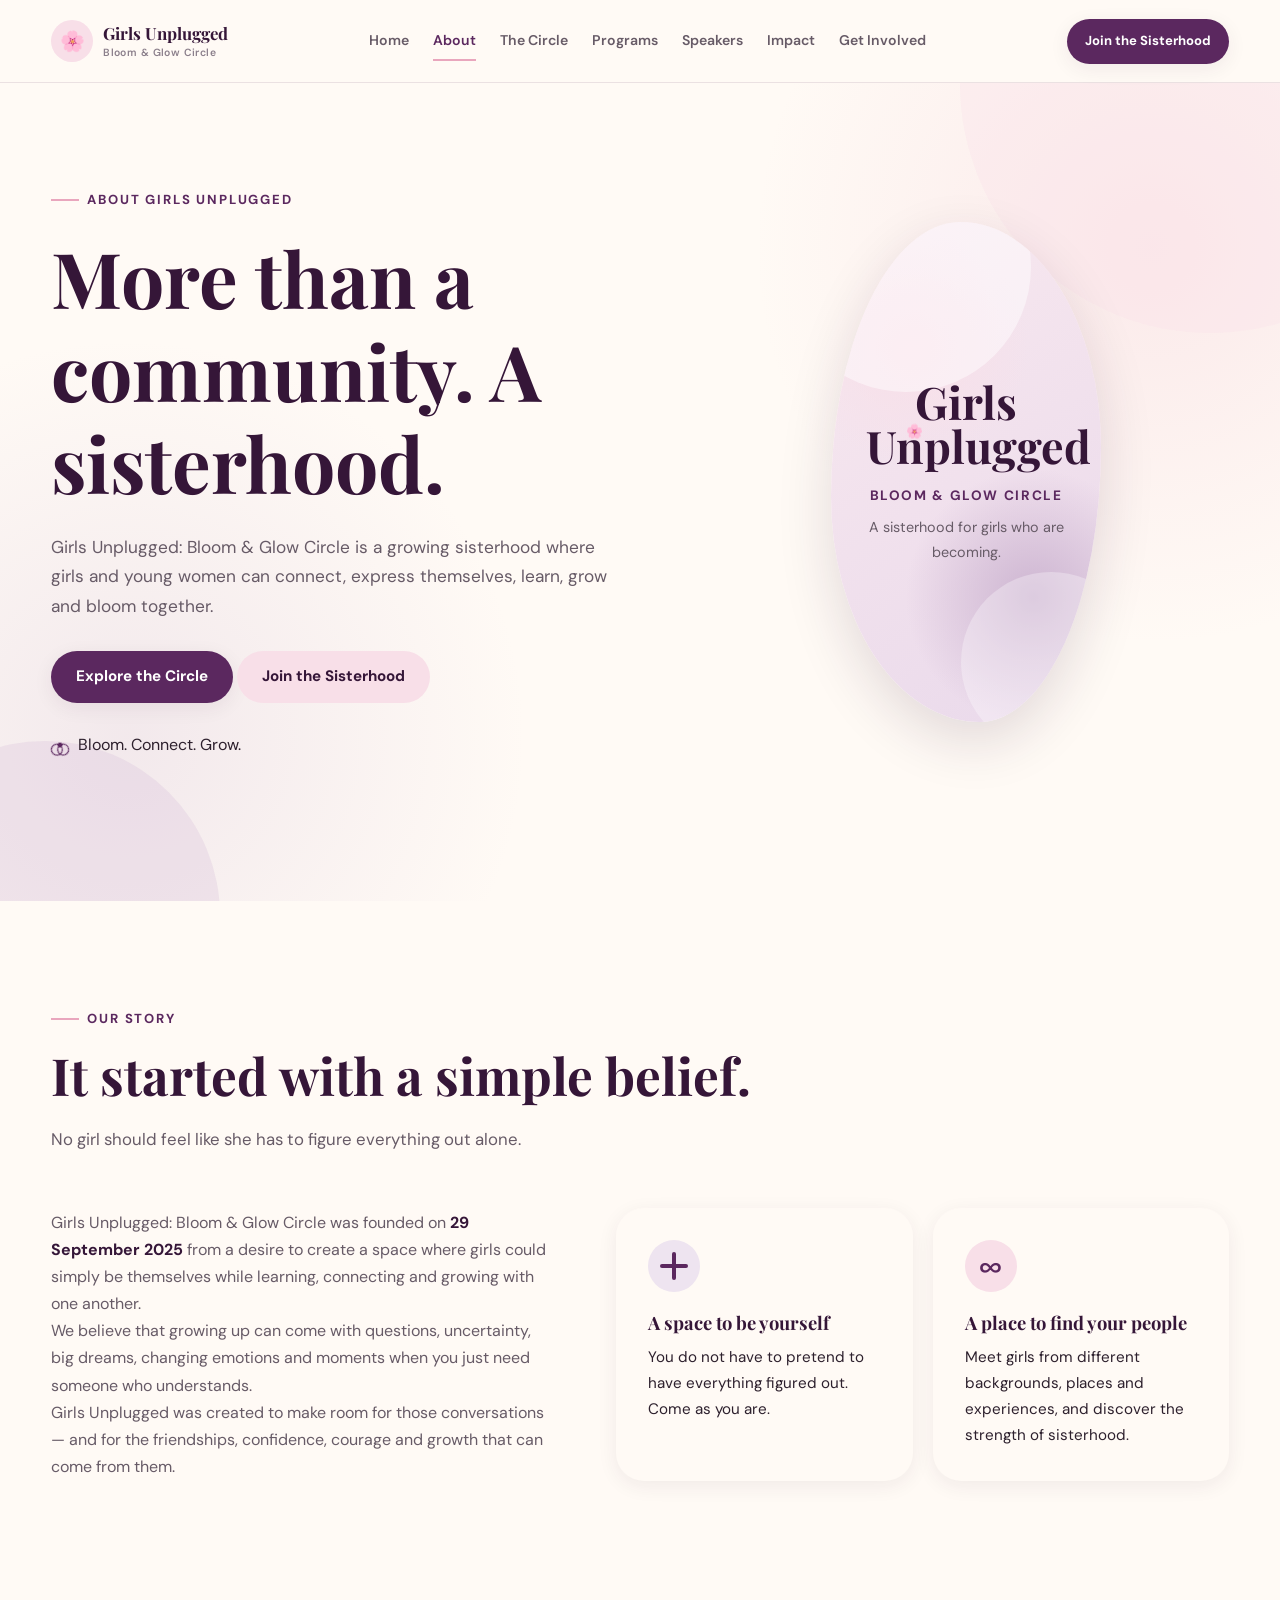
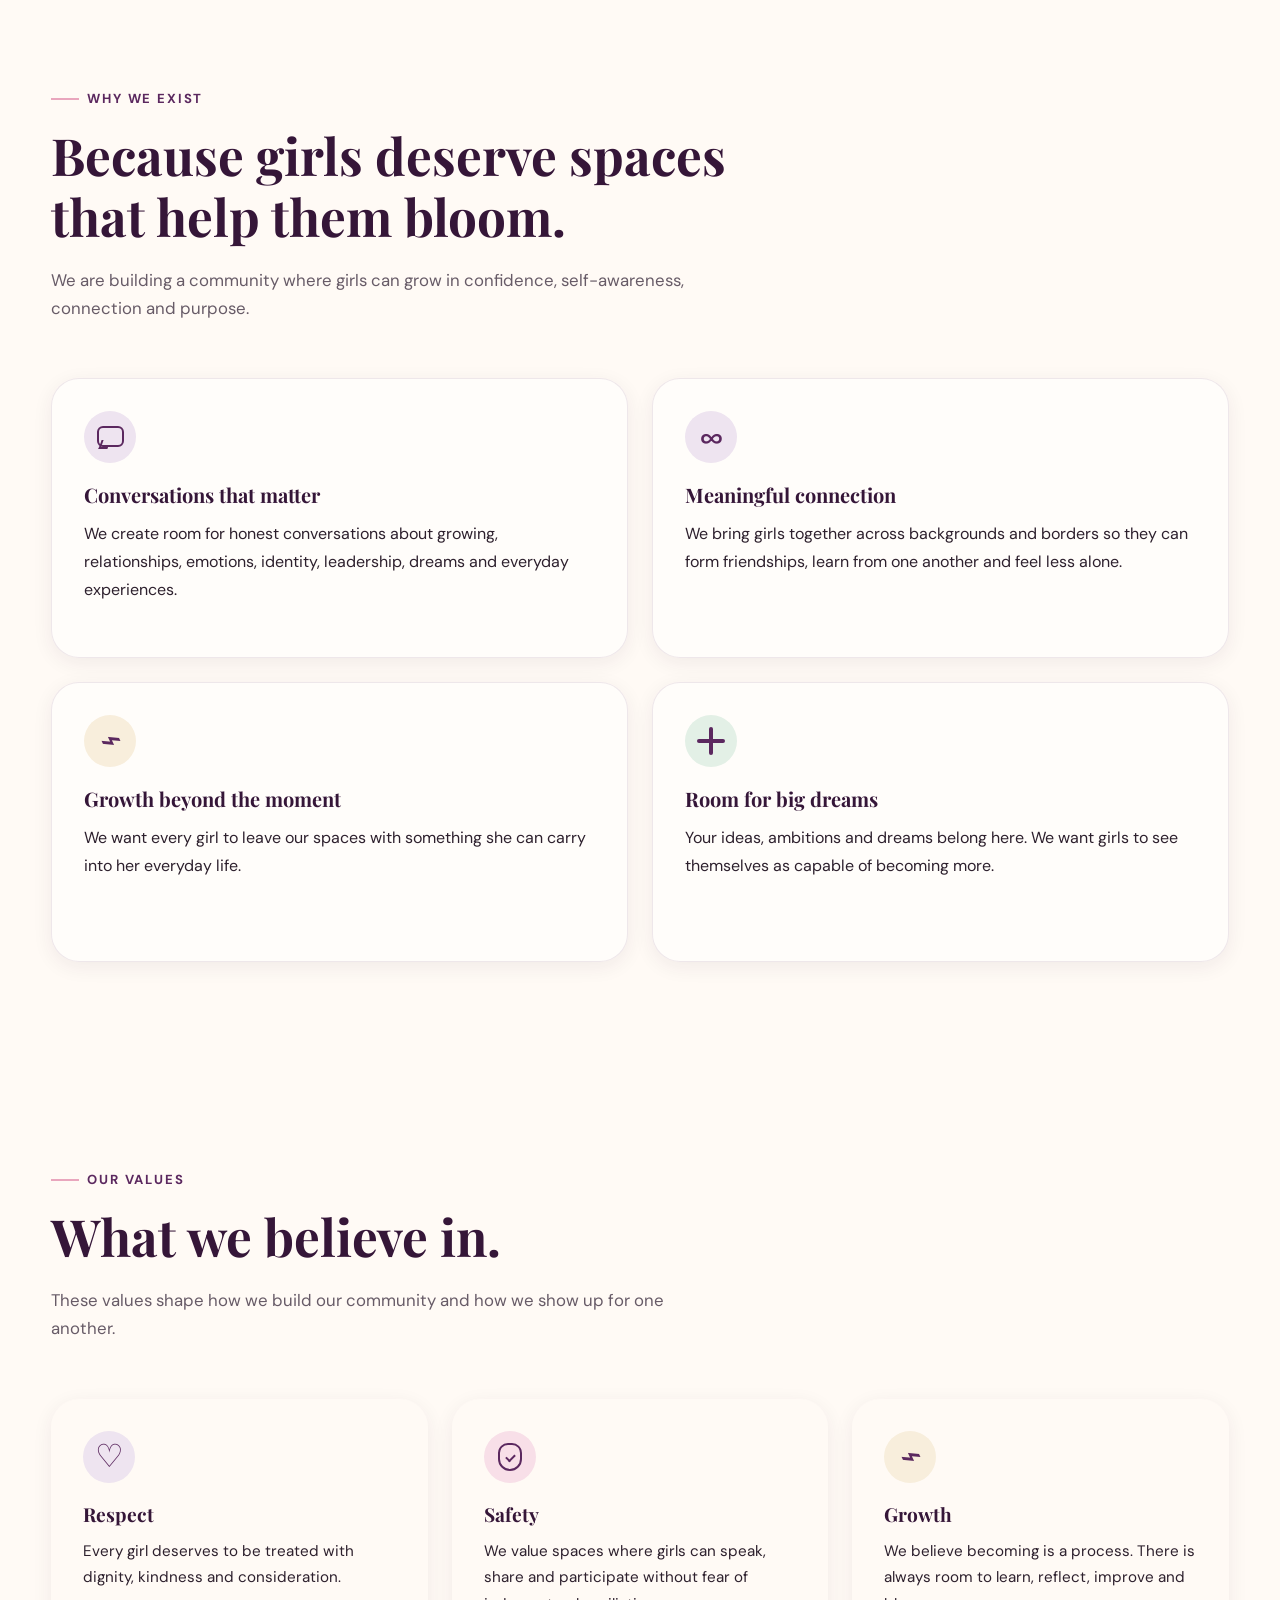
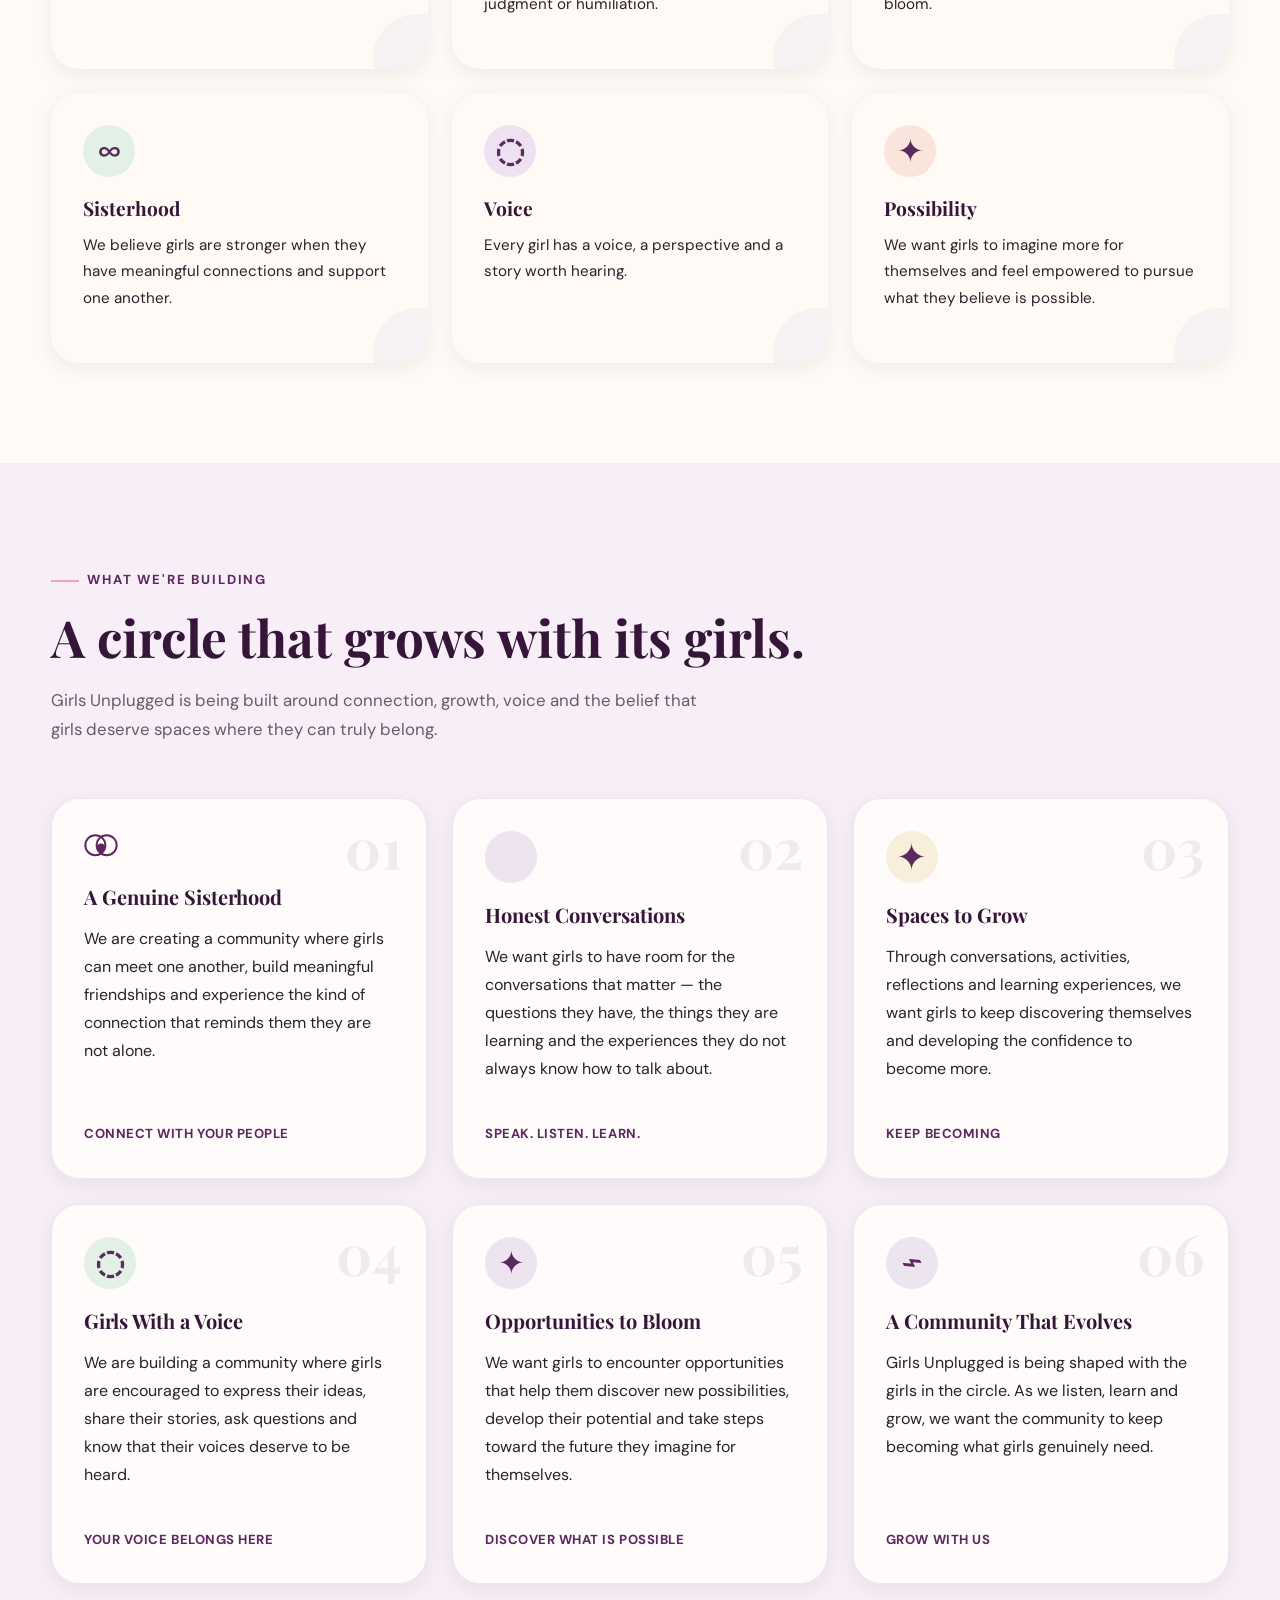
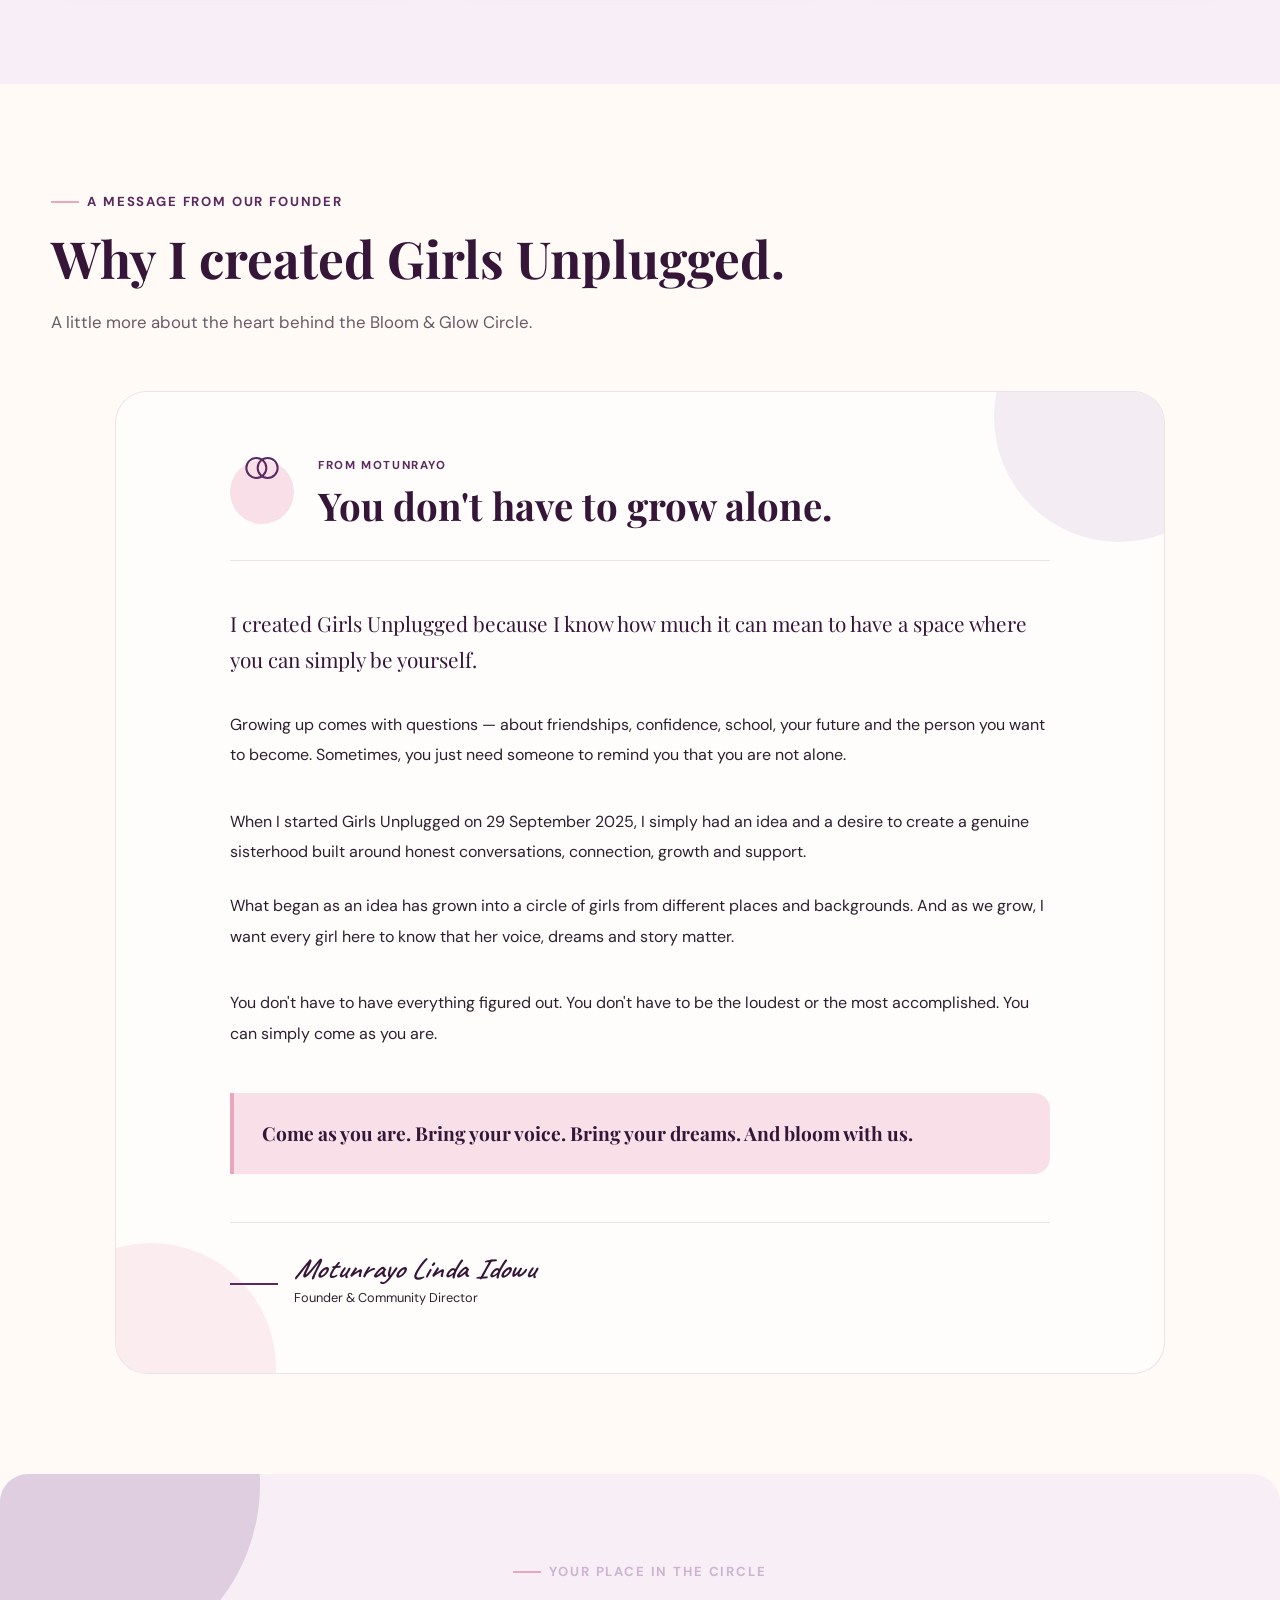
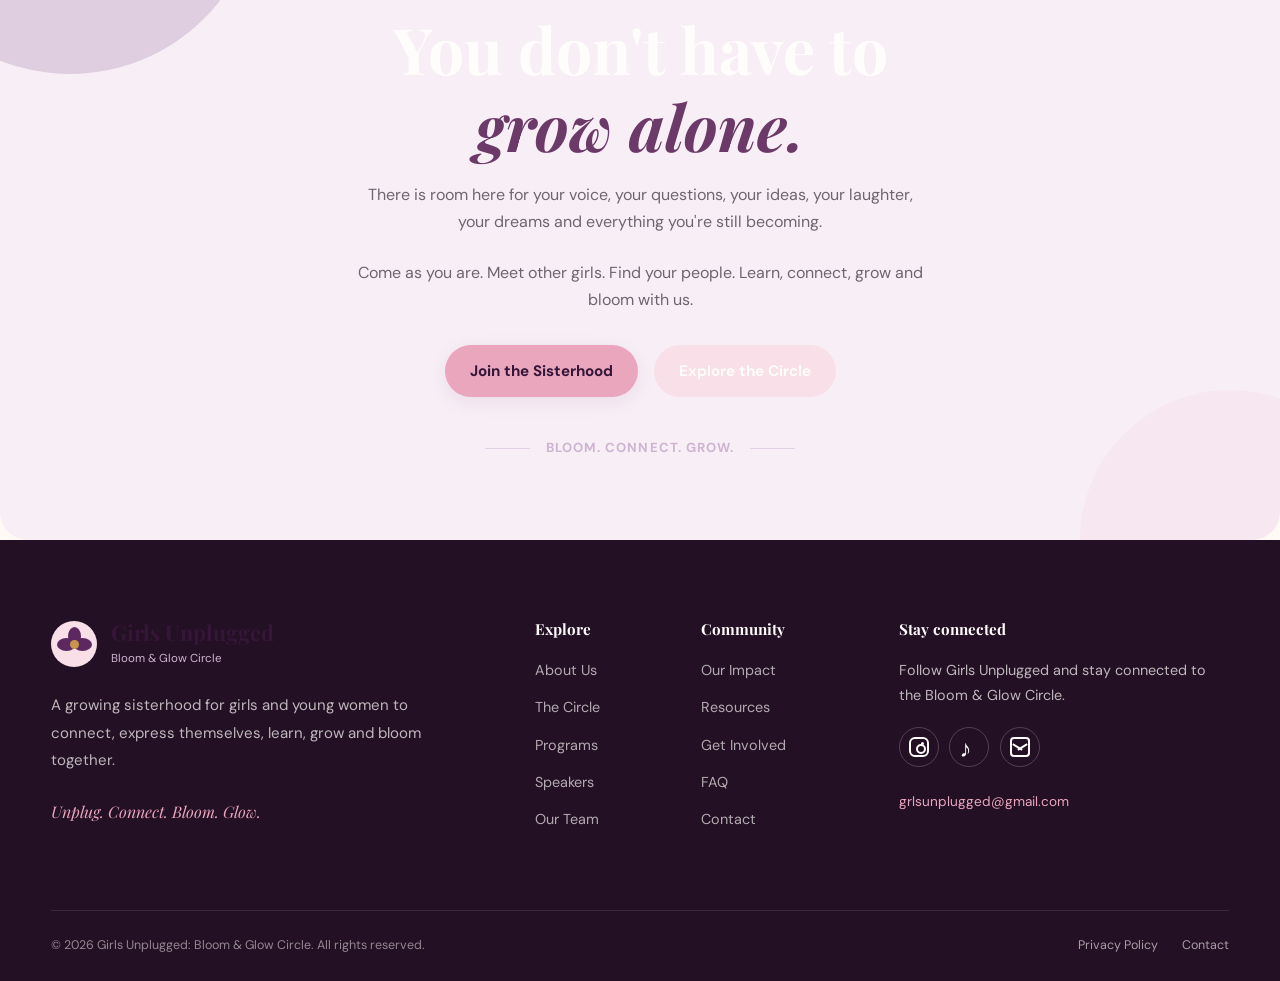
<file: about.html>
<!DOCTYPE html>
<html lang="en">
<head>
  <meta charset="UTF-8">

  <meta
    name="viewport"
    content="width=device-width, initial-scale=1.0"
  >

  <title>About Us | Girls Unplugged</title>

  <meta
    name="description"
    content="Learn about Girls Unplugged: Bloom & Glow Circle, our story, values, purpose and the sisterhood we are building for girls and young women."
  >

  <meta
    name="keywords"
    content="Girls Unplugged, Bloom and Glow Circle, girls empowerment, sisterhood, girls community, young women"
  >

  <meta name="theme-color" content="#5b285f">

  <link rel="preconnect" href="https://fonts.googleapis.com">
  <link rel="preconnect" href="https://fonts.gstatic.com" crossorigin>

  <link
  href="https://fonts.googleapis.com/css2?family=Caveat:wght@500;600;700&family=DM+Sans:wght@400;500;600;700&family=Playfair+Display:wght@500;600;700&display=swap"
  rel="stylesheet"
>
  <link rel="stylesheet" href="style.css">
  <link rel="stylesheet" href="responsive.css">
  <link rel="stylesheet" href="animations.css">
</head>

<body>

    <!-- =====================================
       HEADER / NAVIGATION
  ====================================== -->

  <header class="site-header">

    <div class="container nav-container">


      <!-- LOGO -->

      <a
        href="index.html"
        class="site-logo"
        aria-label="Girls Unplugged home"
      >

        <span class="logo-mark">🌸</span>

        <span class="logo-text">

          <strong>Girls Unplugged</strong>

          <small>
            Bloom & Glow Circle
          </small>

        </span>

      </a>


      <!-- DESKTOP NAVIGATION -->

      <nav
        class="nav-links"
        aria-label="Main navigation"
      >

        <a href="index.html">
          Home
        </a>

        <a href="about.html">
          About
        </a>

        <a href="circle.html">
          The Circle
        </a>

        <a href="programs.html">
          Programs
        </a>

        <a href="speakers.html">
          Speakers
        </a>

        <a href="impact.html">
          Impact
        </a>

        <a href="get-involved.html">
          Get Involved
        </a>

      </nav>


      <!-- DESKTOP CTA -->

      <a
        href="get-involved.html"
        class="btn btn-primary nav-cta"
      >
        Join the Sisterhood
      </a>


      <!-- MOBILE MENU BUTTON -->

      <button
        class="menu-toggle"
        type="button"
        aria-label="Open navigation menu"
        aria-expanded="false"
        aria-controls="mobile-menu"
      >

        <span></span>
        <span></span>
        <span></span>

      </button>

    </div>


    <!-- ===================================
         MOBILE NAVIGATION
    ==================================== -->

    <div
      class="mobile-menu"
      id="mobile-menu"
    >

      <nav
        aria-label="Mobile navigation"
      >

        <a href="index.html">
          Home
        </a>

        <a href="about.html">
          About
        </a>

        <a href="circle.html">
          The Circle
        </a>

        <a href="programs.html">
          Programs
        </a>

        <a href="speakers.html">
          Speakers
        </a>

        <a href="team.html">
          Our Team
        </a>

        <a href="impact.html">
          Our Impact
        </a>

        <a href="resources.html">
          Resources
        </a>

        <a href="get-involved.html">
          Get Involved
        </a>

        <a href="faq.html">
          FAQ
        </a>

        <a href="contact.html">
          Contact
        </a>

      </nav>

    </div>

  </header>


    <main>
    <!-- =====================================
         ABOUT HERO
    ====================================== -->

    <section class="hero" id="hero">

      <div class="container hero-content">

        <div class="hero-text reveal">

          <span class="section-label">
            About Girls Unplugged
          </span>

          <h1>
            More than a community.
            <span>A sisterhood.</span>
          </h1>

          <p class="hero-description">
            Girls Unplugged: Bloom & Glow Circle is a growing sisterhood
            where girls and young women can connect, express themselves,
            learn, grow and bloom together.
          </p>

          <div class="hero-buttons">

            <a href="circle.html" class="btn btn-primary">
              Explore the Circle
            </a>

            <a href="get-involved.html" class="btn btn-secondary">
              Join the Sisterhood
            </a>

          </div>

          <div class="hero-note">
            <span
              class="hero-note-icon icon-flower"
              aria-hidden="true"
            ></span>

            <span>Bloom. Connect. Grow.</span>
          </div>

        </div>


        <div class="hero-image reveal">

          <div class="hero-placeholder">

            <div class="hero-placeholder-content">

              <span class="hero-flower" aria-hidden="true">
                🌸
              </span>

              <strong>
                Girls Unplugged
              </strong>

              <span>
                Bloom & Glow Circle
              </span>

              <small>
                A sisterhood for girls who are becoming.
              </small>

            </div>

          </div>

        </div>

      </div>

    </section>


    <!-- =====================================
         OUR STORY
    ====================================== -->

    <section class="section" id="our-story">

      <div class="container">

        <div class="section-heading reveal">

          <span class="section-label">
            Our Story
          </span>

          <h2>
            It started with a simple belief.
          </h2>

          <p>
            No girl should feel like she has to figure everything out
            alone.
          </p>

        </div>


        <div class="welcome-grid">

          <div class="reveal">

            <p>
              Girls Unplugged: Bloom & Glow Circle was founded on
              <strong>29 September 2025</strong> from a desire to create
              a space where girls could simply be themselves while
              learning, connecting and growing with one another.
            </p>

            <p>
              We believe that growing up can come with questions,
              uncertainty, big dreams, changing emotions and moments
              when you just need someone who understands.
            </p>

            <p>
              Girls Unplugged was created to make room for those
              conversations — and for the friendships, confidence,
              courage and growth that can come from them.
            </p>

          </div>


          <div class="welcome-cards reveal">

            <article class="welcome-card">

              <span
                class="welcome-icon icon-spark"
                aria-hidden="true"
              ></span>

              <h3>
                A space to be yourself
              </h3>

              <p>
                You do not have to pretend to have everything figured
                out. Come as you are.
              </p>

            </article>


            <article class="welcome-card">

              <span
                class="welcome-icon icon-connection"
                aria-hidden="true"
              ></span>

              <h3>
                A place to find your people
              </h3>

              <p>
                Meet girls from different backgrounds, places and
                experiences, and discover the strength of sisterhood.
              </p>

            </article>

          </div>

        </div>

      </div>

    </section>


    <!-- =====================================
         WHY WE EXIST
    ====================================== -->

    <section
      class="section section-soft"
      id="why-we-exist"
    >

      <div class="container">

        <div class="section-heading reveal">

          <span class="section-label">
            Why We Exist
          </span>

          <h2>
            Because girls deserve spaces that help them bloom.
          </h2>

          <p>
            We are building a community where girls can grow in
            confidence, self-awareness, connection and purpose.
          </p>

        </div>


        <div class="why-grid">

          <article class="why-card reveal">

            <span
              class="why-icon icon-message"
              aria-hidden="true"
            ></span>

            <h3>
              Conversations that matter
            </h3>

            <p>
              We create room for honest conversations about growing,
              relationships, emotions, identity, leadership, dreams
              and everyday experiences.
            </p>

          </article>


          <article class="why-card reveal">

            <span
              class="why-icon icon-connection"
              aria-hidden="true"
            ></span>

            <h3>
              Meaningful connection
            </h3>

            <p>
              We bring girls together across backgrounds and borders
              so they can form friendships, learn from one another
              and feel less alone.
            </p>

          </article>


          <article class="why-card reveal">

            <span
              class="why-icon icon-growth"
              aria-hidden="true"
            ></span>

            <h3>
              Growth beyond the moment
            </h3>

            <p>
              We want every girl to leave our spaces with something
              she can carry into her everyday life.
            </p>

          </article>


          <article class="why-card reveal">

            <span
              class="why-icon icon-spark"
              aria-hidden="true"
            ></span>

            <h3>
              Room for big dreams
            </h3>

            <p>
              Your ideas, ambitions and dreams belong here. We want
              girls to see themselves as capable of becoming more.
            </p>

          </article>

        </div>

      </div>

    </section>


    <!-- =====================================
         OUR VALUES
    ====================================== -->

    <section class="section" id="our-values">

      <div class="container">

        <div class="section-heading reveal">

          <span class="section-label">
            Our Values
          </span>

          <h2>
            What we believe in.
          </h2>

          <p>
            These values shape how we build our community and how we
            show up for one another.
          </p>

        </div>


        <div class="values-grid">

          <article class="value-card reveal">

            <span
              class="value-icon icon-respect"
              aria-hidden="true"
            ></span>

            <h3>
              Respect
            </h3>

            <p>
              Every girl deserves to be treated with dignity,
              kindness and consideration.
            </p>

          </article>


          <article class="value-card reveal">

            <span
              class="value-icon icon-safety"
              aria-hidden="true"
            ></span>

            <h3>
              Safety
            </h3>

            <p>
              We value spaces where girls can speak, share and
              participate without fear of judgment or humiliation.
            </p>

          </article>


          <article class="value-card reveal">

            <span
              class="value-icon icon-growth"
              aria-hidden="true"
            ></span>

            <h3>
              Growth
            </h3>

            <p>
              We believe becoming is a process. There is always room
              to learn, reflect, improve and bloom.
            </p>

          </article>


          <article class="value-card reveal">

            <span
              class="value-icon icon-connection"
              aria-hidden="true"
            ></span>

            <h3>
              Sisterhood
            </h3>

            <p>
              We believe girls are stronger when they have meaningful
              connections and support one another.
            </p>

          </article>


          <article class="value-card reveal">

            <span
              class="value-icon icon-voice"
              aria-hidden="true"
            ></span>

            <h3>
              Voice
            </h3>

            <p>
              Every girl has a voice, a perspective and a story worth
              hearing.
            </p>

          </article>


          <article class="value-card reveal">

            <span
              class="value-icon icon-star"
              aria-hidden="true"
            ></span>

            <h3>
              Possibility
            </h3>

            <p>
              We want girls to imagine more for themselves and feel
              empowered to pursue what they believe is possible.
            </p>

          </article>

        </div>

      </div>

    </section>


   <!-- =====================================
     WHAT WE ARE BUILDING
====================================== -->

<section class="section building-section" id="what-we-are-building">

  <div class="container">

    <div class="section-heading reveal">
      <span class="section-label">What We're Building</span>

      <h2>A circle that grows with its girls.</h2>

      <p>
        Girls Unplugged is being built around connection, growth,
        voice and the belief that girls deserve spaces where they
        can truly belong.
      </p>
    </div>

    <div class="why-grid">

      <!-- 01 -->
      <article class="why-card reveal">
        <span class="why-number">01</span>

        <div class="why-icon icon-flower" aria-hidden="true"></div>

        <h3>A Genuine Sisterhood</h3>

        <p>
          We are creating a community where girls can meet one another,
          build meaningful friendships and experience the kind of
          connection that reminds them they are not alone.
        </p>

        <span class="why-card-footer">
          Connect with your people
        </span>
      </article>


      <!-- 02 -->
      <article class="why-card reveal">
        <span class="why-number">02</span>

        <div class="why-icon icon-chat" aria-hidden="true"></div>

        <h3>Honest Conversations</h3>

        <p>
          We want girls to have room for the conversations that matter —
          the questions they have, the things they are learning and the
          experiences they do not always know how to talk about.
        </p>

        <span class="why-card-footer">
          Speak. Listen. Learn.
        </span>
      </article>


      <!-- 03 -->
      <article class="why-card reveal">
        <span class="why-number">03</span>

        <div class="why-icon icon-sparkle" aria-hidden="true"></div>

        <h3>Spaces to Grow</h3>

        <p>
          Through conversations, activities, reflections and learning
          experiences, we want girls to keep discovering themselves and
          developing the confidence to become more.
        </p>

        <span class="why-card-footer">
          Keep becoming
        </span>
      </article>


      <!-- 04 -->
      <article class="why-card reveal">
        <span class="why-number">04</span>

        <div class="why-icon icon-voice" aria-hidden="true"></div>

        <h3>Girls With a Voice</h3>

        <p>
          We are building a community where girls are encouraged to
          express their ideas, share their stories, ask questions and
          know that their voices deserve to be heard.
        </p>

        <span class="why-card-footer">
          Your voice belongs here
        </span>
      </article>


      <!-- 05 -->
      <article class="why-card reveal">
        <span class="why-number">05</span>

        <div class="why-icon icon-star" aria-hidden="true"></div>

        <h3>Opportunities to Bloom</h3>

        <p>
          We want girls to encounter opportunities that help them
          discover new possibilities, develop their potential and take
          steps toward the future they imagine for themselves.
        </p>

        <span class="why-card-footer">
          Discover what is possible
        </span>
      </article>


      <!-- 06 -->
      <article class="why-card reveal">
        <span class="why-number">06</span>

        <div class="why-icon icon-growth" aria-hidden="true"></div>

        <h3>A Community That Evolves</h3>

        <p>
          Girls Unplugged is being shaped with the girls in the circle.
          As we listen, learn and grow, we want the community to keep
          becoming what girls genuinely need.
        </p>

        <span class="why-card-footer">
          Grow with us
        </span>
      </article>

    </div>

  </div>

</section>

    <!-- =====================================
     FOUNDER'S MESSAGE
====================================== -->

<section class="section founder-message-section" id="founder-message">

  <div class="container">

    <div class="section-heading reveal">

      <span class="section-label">
        A Message From Our Founder
      </span>

      <h2>
        Why I created Girls Unplugged.
      </h2>

      <p>
        A little more about the heart behind the Bloom & Glow Circle.
      </p>

    </div>


    <div class="founder-message-card reveal">

      <div class="founder-message-intro">

        <span
          class="founder-message-icon icon-flower"
          aria-hidden="true"
        ></span>

        <div>

          <span class="founder-message-eyebrow">
            From Motunrayo
          </span>

          <h3>
            You don't have to grow alone.
          </h3>

        </div>

      </div>


      <div class="founder-message-body">

  <p>
    I created Girls Unplugged because I know how much it can mean to
    have a space where you can simply be yourself.
  </p>

  <p>
    Growing up comes with questions — about friendships, confidence,
    school, your future and the person you want to become. Sometimes,
    you just need someone to remind you that you are not alone.
  </p>

  <p>
    When I started Girls Unplugged on 29 September 2025, I simply had
    an idea and a desire to create a genuine sisterhood built around
    honest conversations, connection, growth and support.
  </p>

  <p>
    What began as an idea has grown into a circle of girls from
    different places and backgrounds. And as we grow, I want every
    girl here to know that her voice, dreams and story matter.
  </p>

  <p>
    You don't have to have everything figured out. You don't have to
    be the loudest or the most accomplished. You can simply come as
    you are.
  </p>

  <p class="founder-message-closing">
    <strong>
      Come as you are. Bring your voice. Bring your dreams.
      And bloom with us.
    </strong>
  </p>

</div>


      <div class="founder-signature">

        <span class="founder-signature-line"></span>

        <div>

          <strong>
            Motunrayo Linda Idowu
          </strong>

          <span>
            Founder & Community Director
          </span>

        </div>

      </div>

    </div>

  </div>

</section>
        

    <!-- =====================================
         FINAL CTA
    ====================================== -->

    <section class="section final-cta-section" id="final-cta">

      <div class="container">

        <div class="final-cta-content reveal">

          <span class="section-label">
            Your place in the circle
          </span>

          <h2>
            You don't have to
            <span>grow alone.</span>
          </h2>

          <p>
            There is room here for your voice, your questions, your
            ideas, your laughter, your dreams and everything you're
            still becoming.
          </p>

          <p>
            Come as you are. Meet other girls. Find your people.
            Learn, connect, grow and bloom with us.
          </p>

          <div class="final-cta-buttons">

            <a href="get-involved.html" class="btn btn-primary">
              Join the Sisterhood
            </a>

            <a href="circle.html" class="btn btn-secondary">
              Explore the Circle
            </a>

          </div>

          <div class="final-cta-note">

            <span class="cta-line"></span>

            <span>
              Bloom. Connect. Grow.
            </span>

            <span class="cta-line"></span>

          </div>

        </div>

      </div>

    </section>


    <!-- =====================================
         FOOTER
    ====================================== -->

    <footer class="site-footer">

      <div class="container">

        <div class="footer-main">

          <div class="footer-brand">

            <a href="index.html" class="footer-logo">

              <span
                class="footer-logo-mark"
                aria-hidden="true"
              >
                <span class="flower-petal"></span>
                <span class="flower-petal"></span>
                <span class="flower-petal"></span>
                <span class="flower-center"></span>
              </span>

              <span>
                <strong>Girls Unplugged</strong>
                <small>Bloom & Glow Circle</small>
              </span>

            </a>

            <p>
              A growing sisterhood for girls and young women to
              connect, express themselves, learn, grow and bloom
              together.
            </p>

            <p class="footer-motto">
              Unplug. Connect. Bloom. Glow.
            </p>

          </div>


          <div class="footer-links">

            <div class="footer-column">

              <h3>Explore</h3>

              <a href="about.html">About Us</a>
              <a href="circle.html">The Circle</a>
              <a href="programs.html">Programs</a>
              <a href="speakers.html">Speakers</a>
              <a href="team.html">Our Team</a>

            </div>


            <div class="footer-column">

              <h3>Community</h3>

              <a href="impact.html">Our Impact</a>
              <a href="resources.html">Resources</a>
              <a href="get-involved.html">Get Involved</a>
              <a href="faq.html">FAQ</a>
              <a href="contact.html">Contact</a>

            </div>

          </div>


          <div class="footer-connect">

            <h3>Stay connected</h3>

            <p>
              Follow Girls Unplugged and stay connected to the
              Bloom & Glow Circle.
            </p>

            <div class="footer-socials">

              <a
                href="https://www.instagram.com/grls_unplugged"
                target="_blank"
                rel="noopener noreferrer"
                aria-label="Girls Unplugged on Instagram"
              >
                <span
                  class="social-icon social-instagram"
                  aria-hidden="true"
                ></span>
              </a>


              <a
                href="https://www.tiktok.com/@grls.unplugged"
                target="_blank"
                rel="noopener noreferrer"
                aria-label="Girls Unplugged on TikTok"
              >
                <span
                  class="social-icon social-tiktok"
                  aria-hidden="true"
                ></span>
              </a>


              <a
                href="mailto:grlsunplugged@gmail.com"
                aria-label="Email Girls Unplugged"
              >
                <span
                  class="social-icon social-email"
                  aria-hidden="true"
                ></span>
              </a>

            </div>


            <a
              href="mailto:grlsunplugged@gmail.com"
              class="footer-email"
            >
              grlsunplugged@gmail.com
            </a>

          </div>

        </div>


        <div class="footer-bottom">

          <p>
            © <span data-current-year></span>
            Girls Unplugged: Bloom & Glow Circle.
            All rights reserved.
          </p>

          <div class="footer-bottom-links">

            <a href="privacy.html">
              Privacy Policy
            </a>

            <a href="contact.html">
              Contact
            </a>

          </div>

        </div>

      </div>

    </footer>

  </main>


  <script src="script.js"></script>
  <script src="page-content-cms.js"></script>
  <script src="navigation.js"></script>

</body>
</html>
</file>
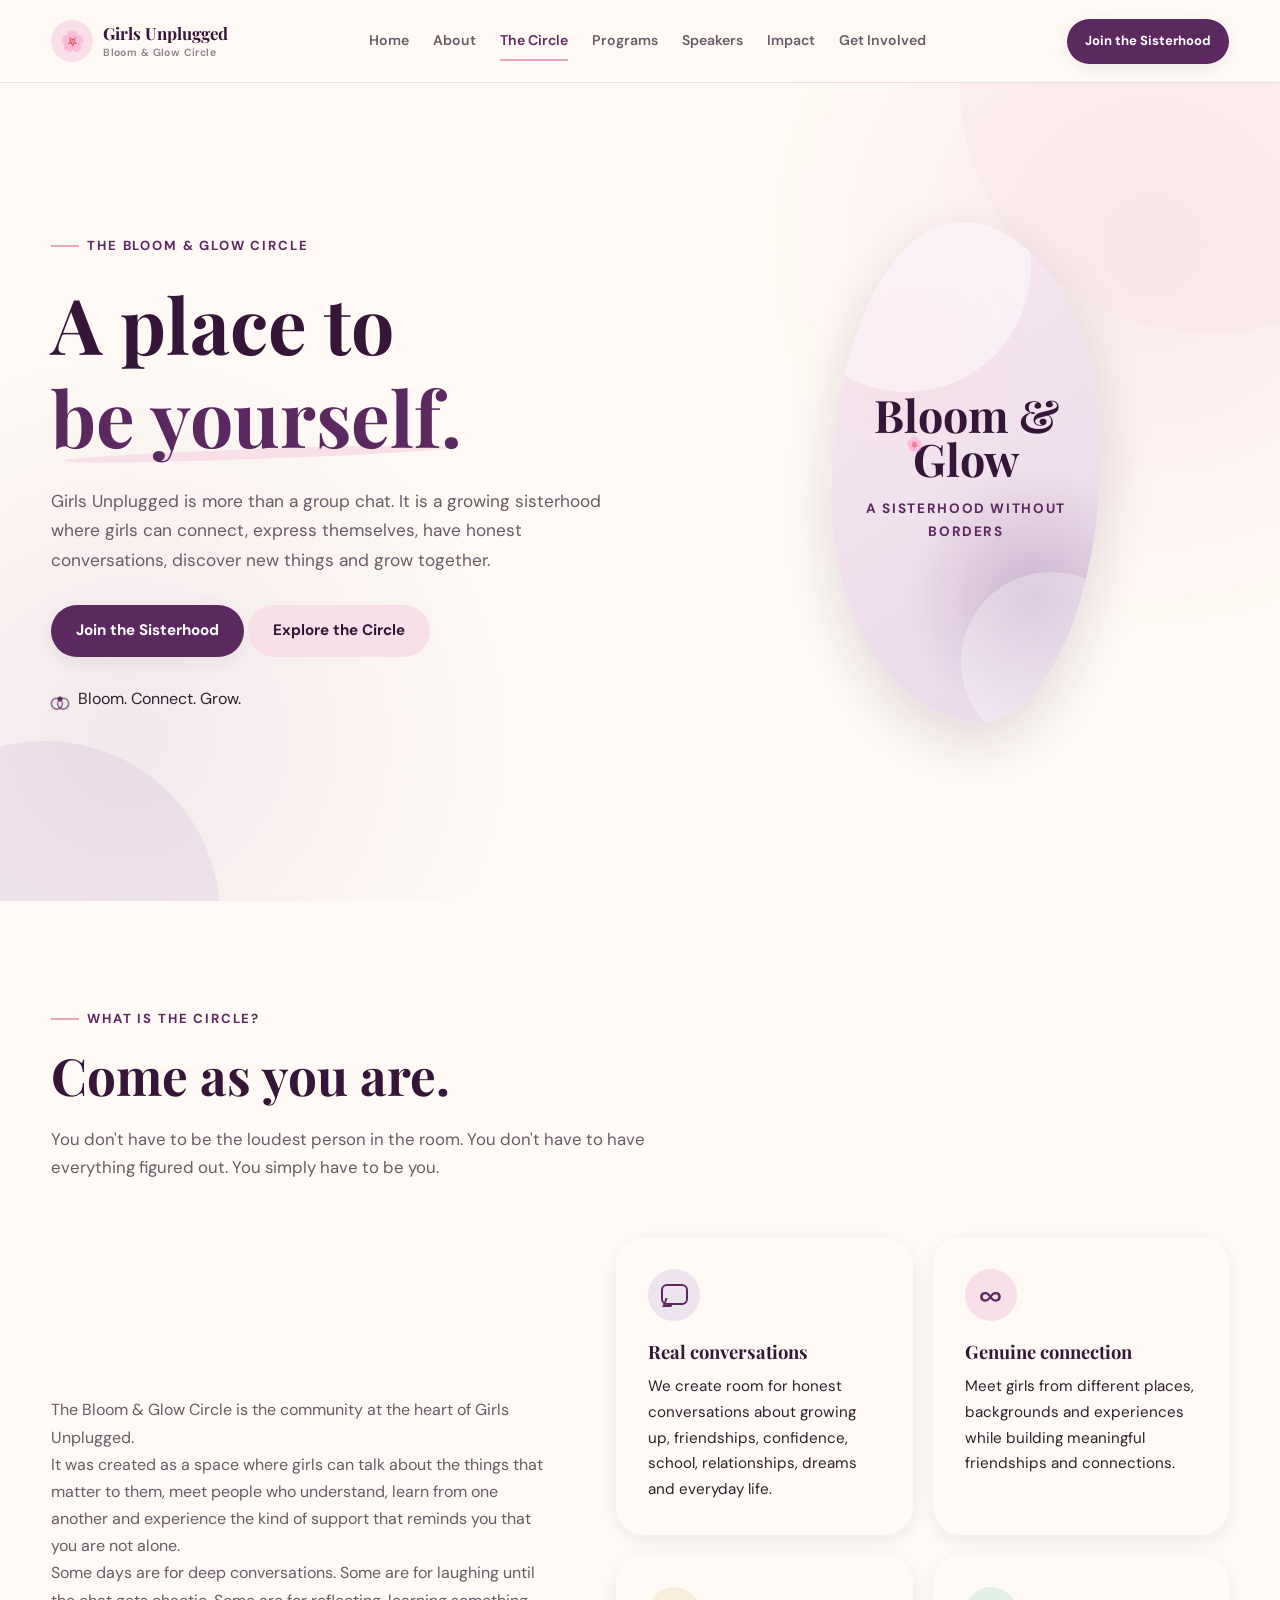
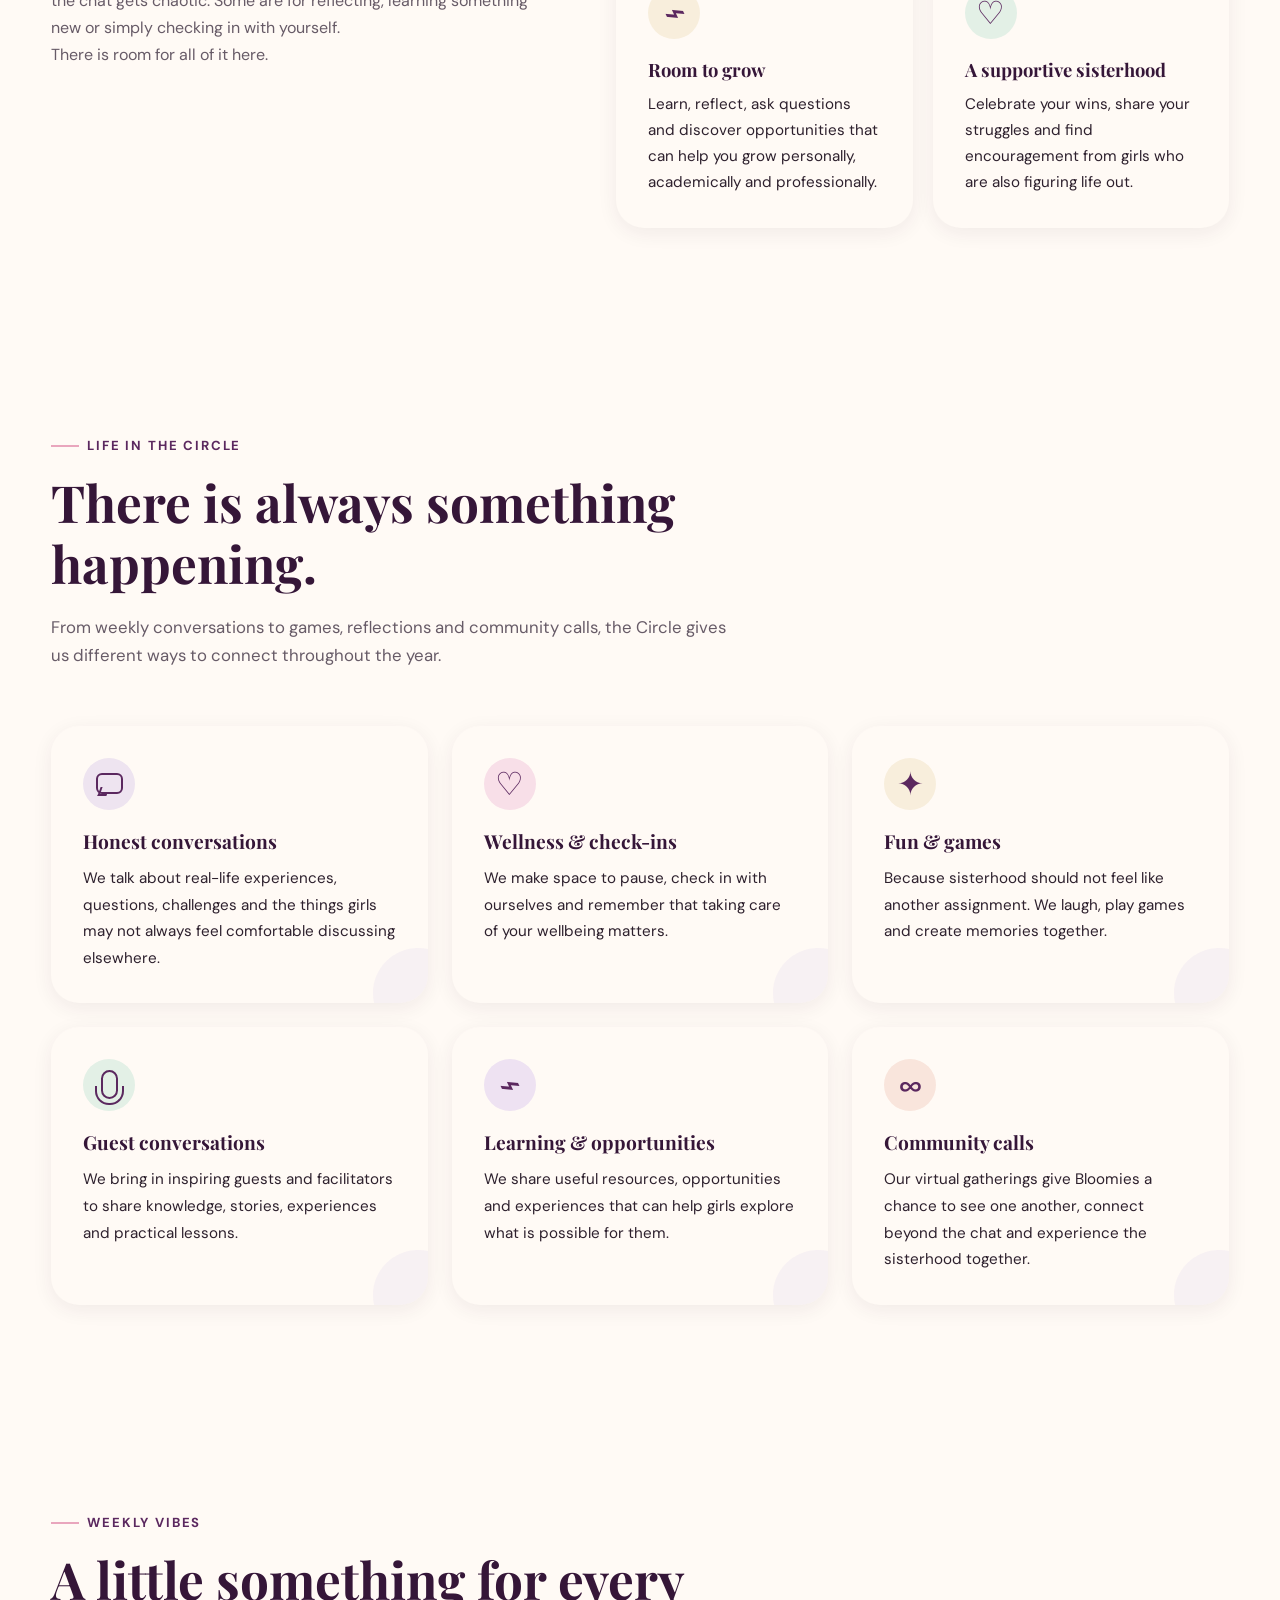
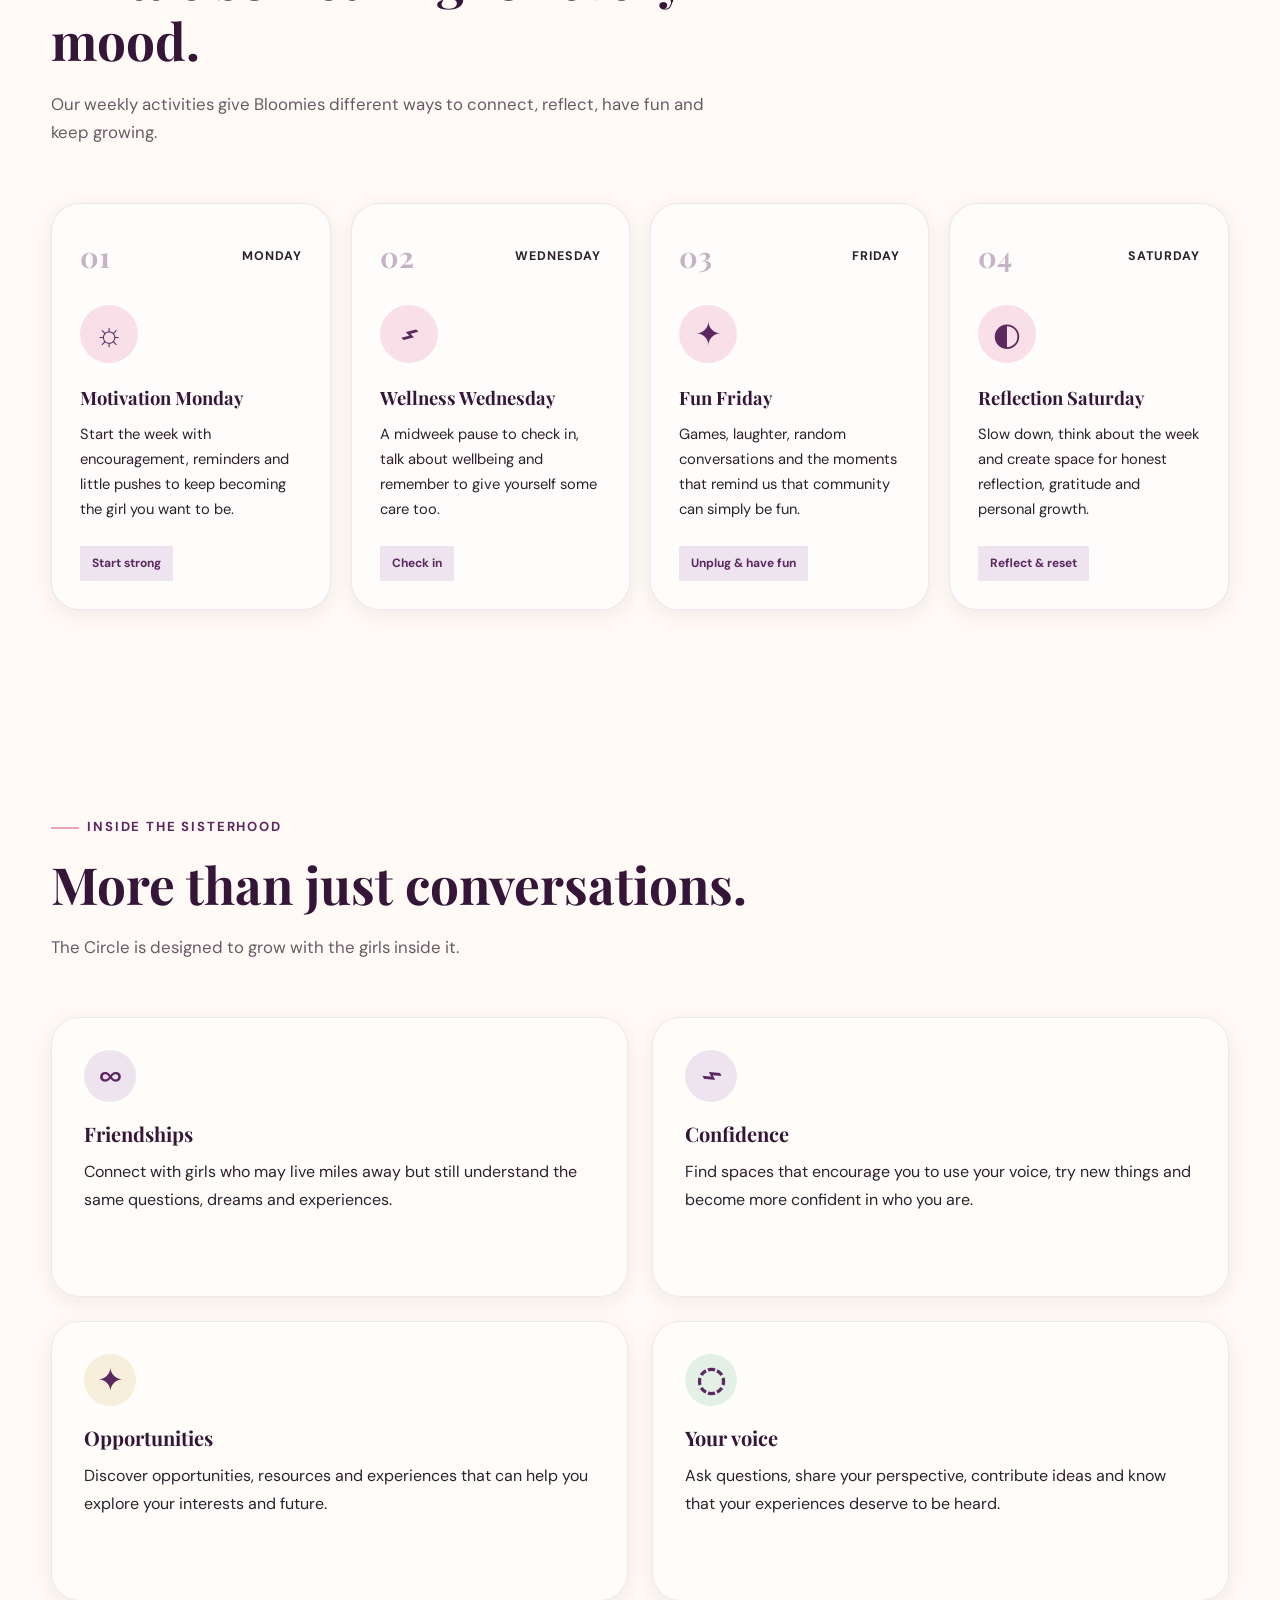
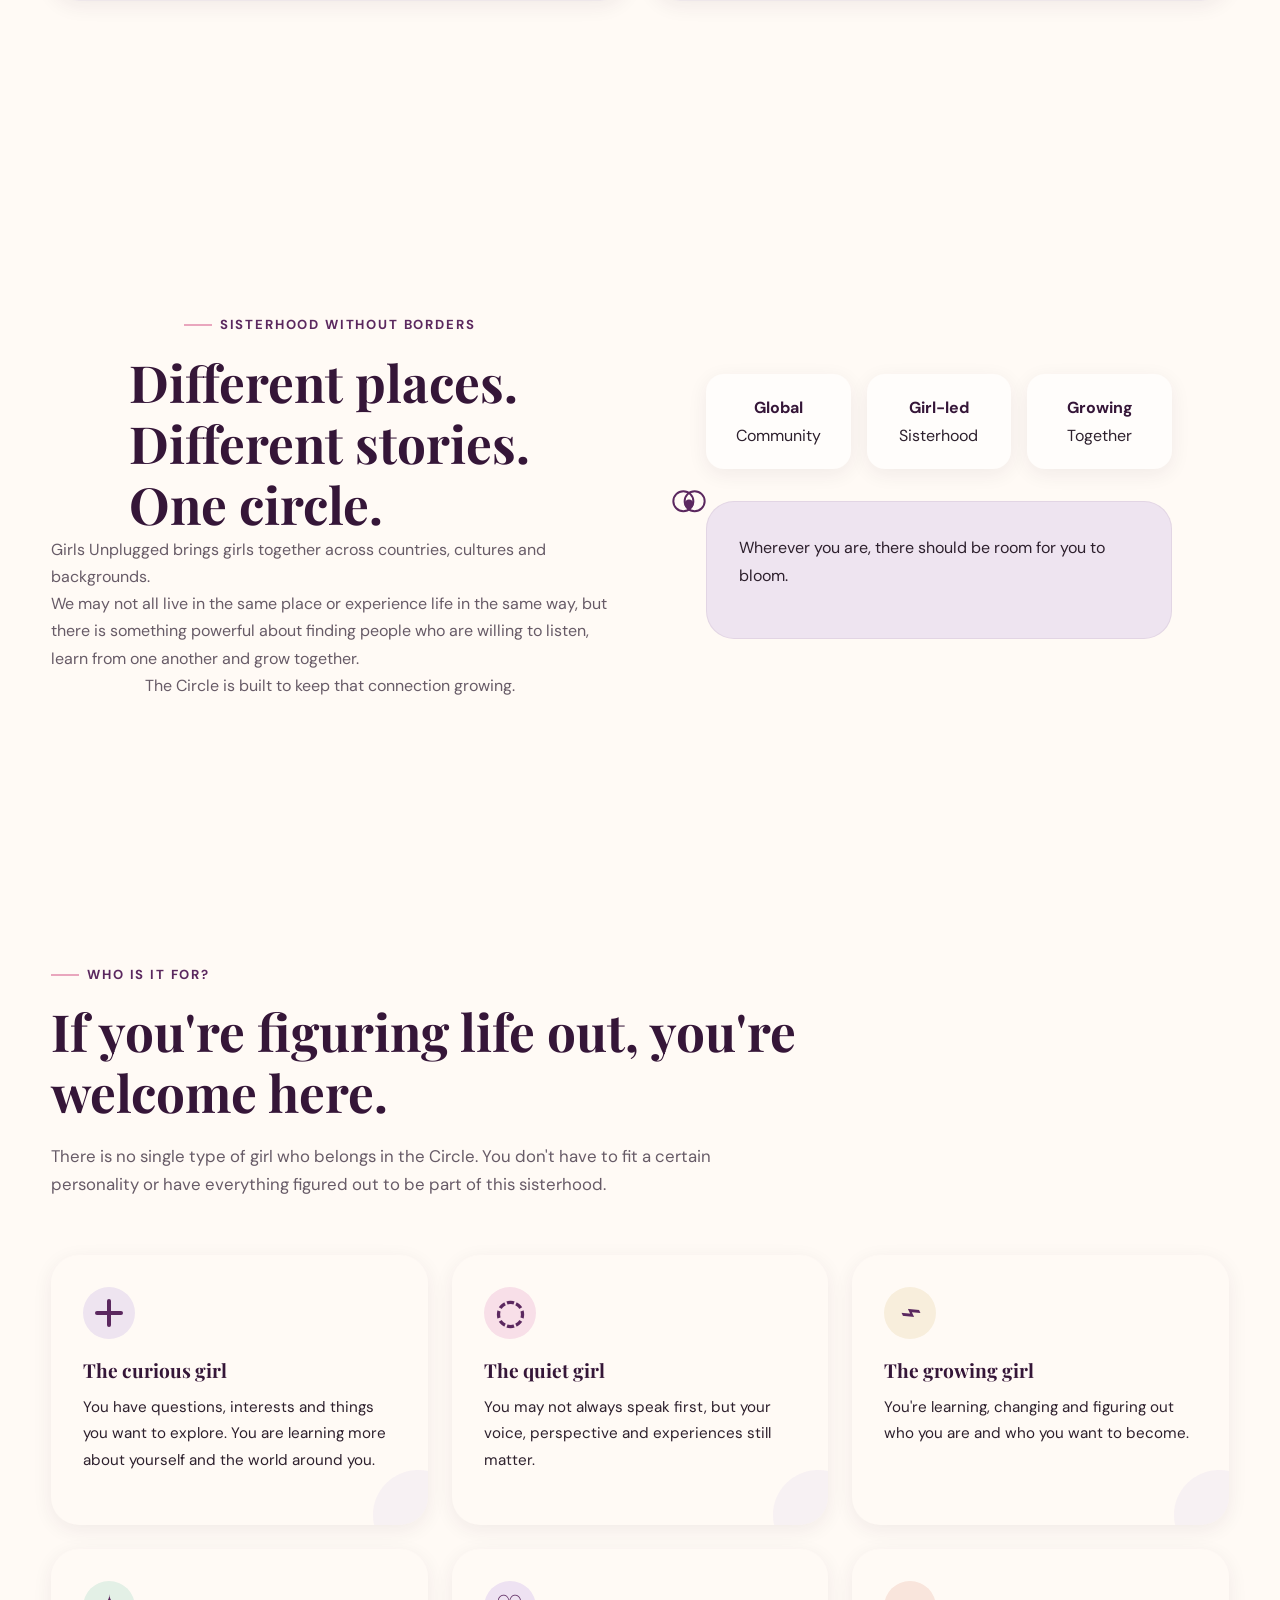
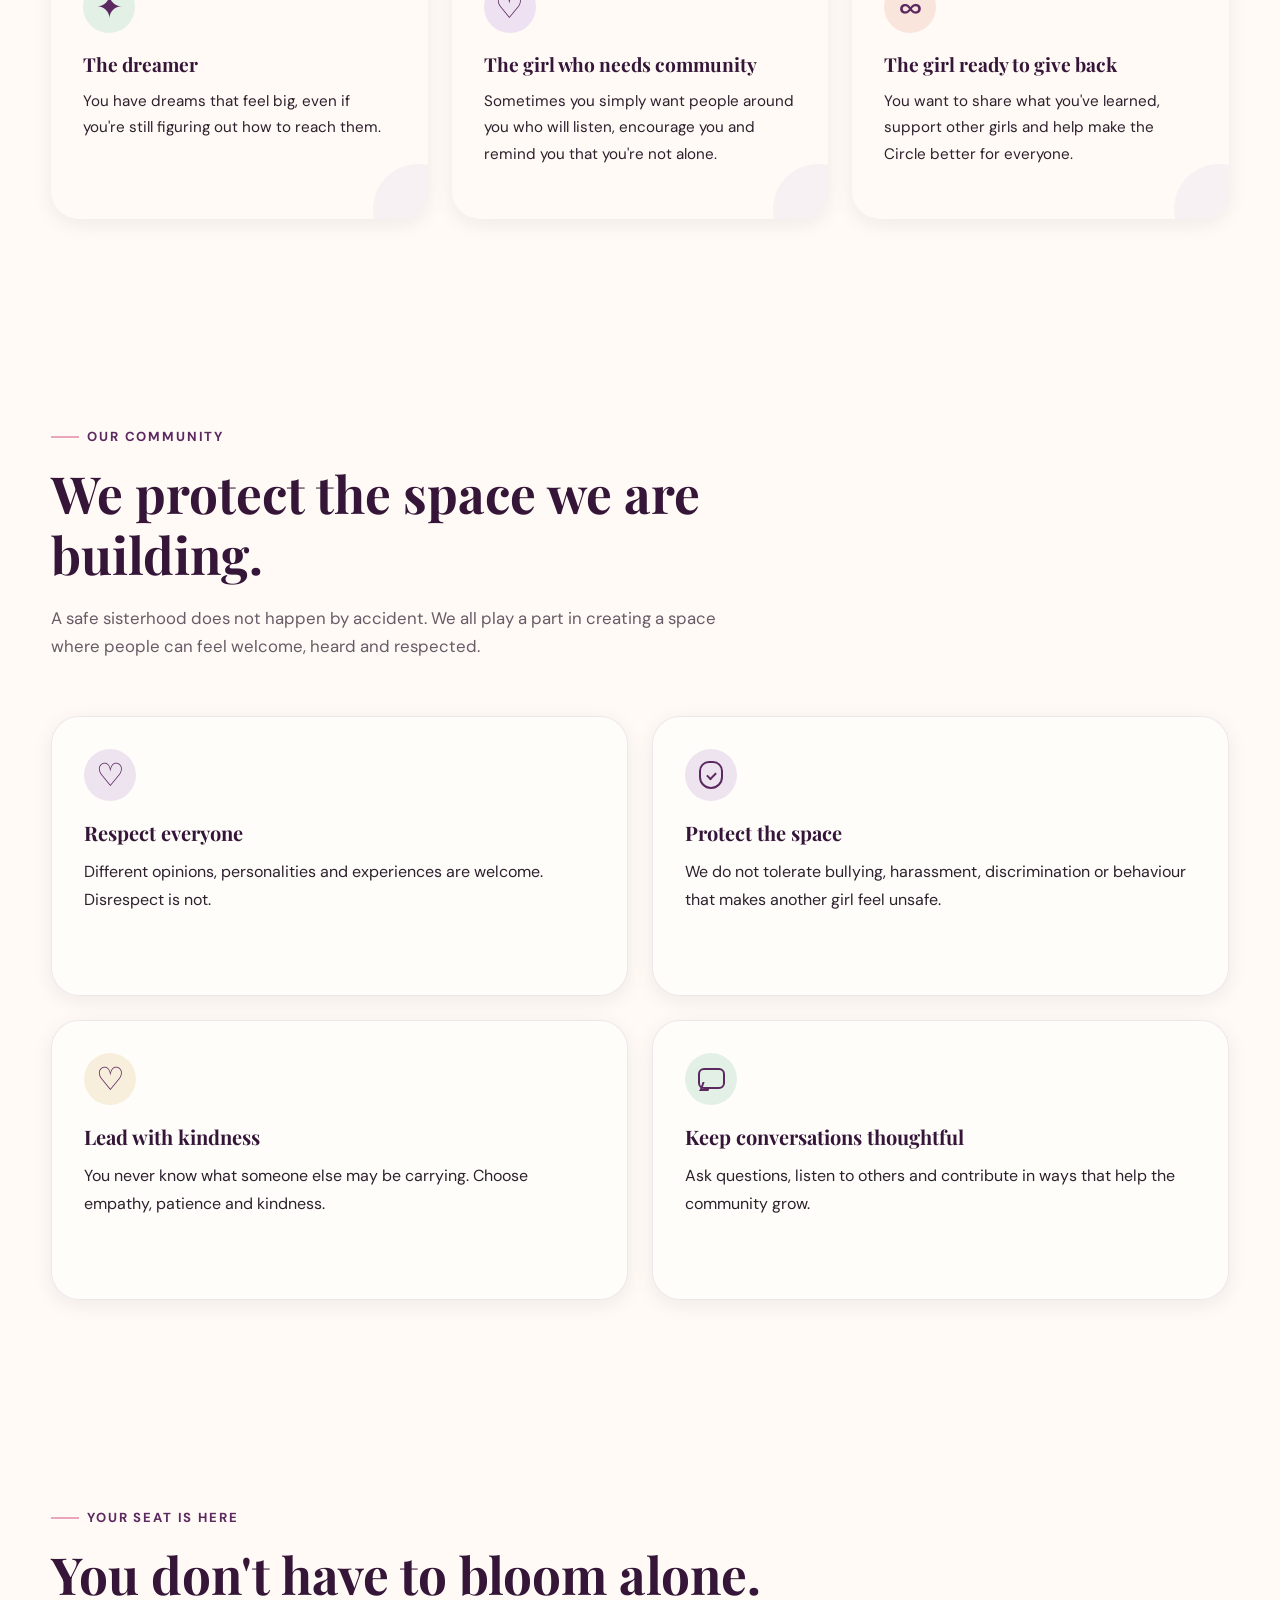
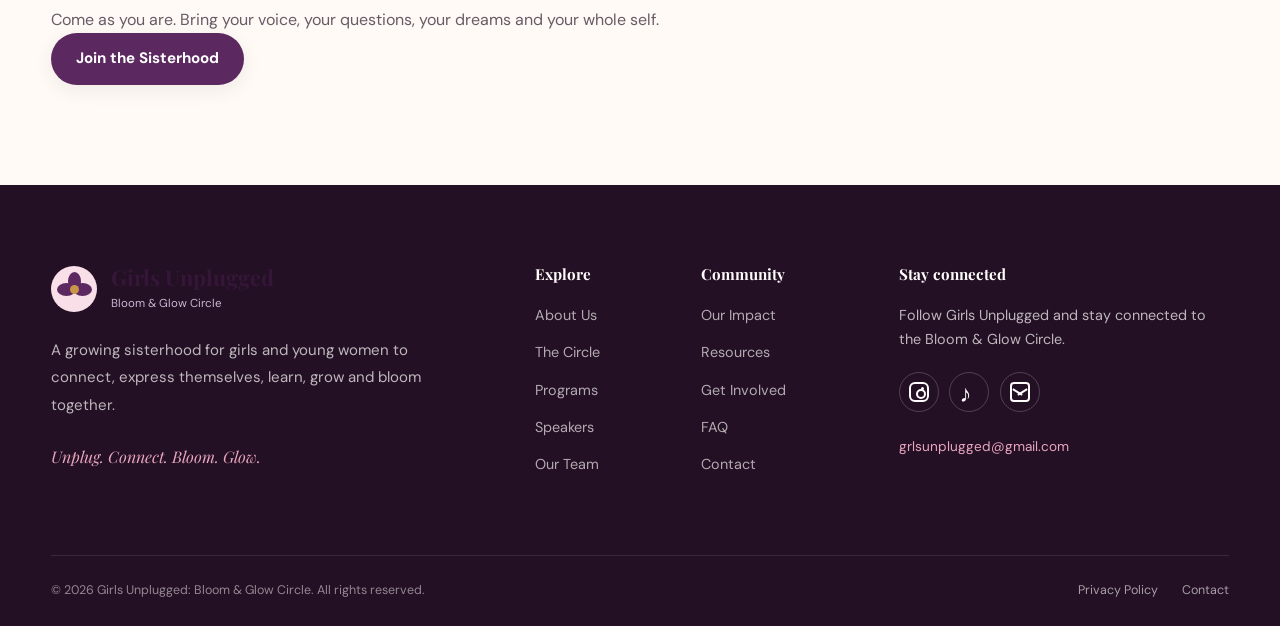
<file: circle.html>
<!DOCTYPE html>
<html lang="en">
<head>
  <meta charset="UTF-8">
  <meta name="viewport" content="width=device-width, initial-scale=1.0">

  <title>The Circle | Girls Unplugged</title>

  <meta
    name="description"
    content="Discover the Bloom & Glow Circle — a safe, welcoming sisterhood where girls connect, express themselves, learn, grow and bloom together."
  >

  <meta
    name="keywords"
    content="Girls Unplugged, Bloom and Glow Circle, girls community, girls sisterhood, African girls, girls empowerment, youth community"
  >

  <meta name="theme-color" content="#5b285f">

  <link
    href="https://fonts.googleapis.com/css2?family=Caveat:wght@500;600;700&family=DM+Sans:wght@400;500;600;700&family=Playfair+Display:wght@500;600;700&display=swap"
    rel="stylesheet"
  >

  <link rel="stylesheet" href="style.css">
  <link rel="stylesheet" href="responsive.css">
  <link rel="stylesheet" href="animations.css">
</head>

<body>

       <!-- =====================================
       HEADER / NAVIGATION
  ====================================== -->

  <header class="site-header">

    <div class="container nav-container">


      <!-- LOGO -->

      <a
        href="index.html"
        class="site-logo"
        aria-label="Girls Unplugged home"
      >

        <span class="logo-mark">🌸</span>

        <span class="logo-text">

          <strong>Girls Unplugged</strong>

          <small>
            Bloom & Glow Circle
          </small>

        </span>

      </a>


      <!-- DESKTOP NAVIGATION -->

      <nav
        class="nav-links"
        aria-label="Main navigation"
      >

        <a href="index.html">
          Home
        </a>

        <a href="about.html">
          About
        </a>

        <a href="circle.html">
          The Circle
        </a>

        <a href="programs.html">
          Programs
        </a>

        <a href="speakers.html">
          Speakers
        </a>

        <a href="impact.html">
          Impact
        </a>

        <a href="get-involved.html">
          Get Involved
        </a>

      </nav>


      <!-- DESKTOP CTA -->

      <a
        href="get-involved.html"
        class="btn btn-primary nav-cta"
      >
        Join the Sisterhood
      </a>


      <!-- MOBILE MENU BUTTON -->

      <button
        class="menu-toggle"
        type="button"
        aria-label="Open navigation menu"
        aria-expanded="false"
        aria-controls="mobile-menu"
      >

        <span></span>
        <span></span>
        <span></span>

      </button>

    </div>


    <!-- ===================================
         MOBILE NAVIGATION
    ==================================== -->

    <div
      class="mobile-menu"
      id="mobile-menu"
    >

      <nav
        aria-label="Mobile navigation"
      >

        <a href="index.html">
          Home
        </a>

        <a href="about.html">
          About
        </a>

        <a href="circle.html">
          The Circle
        </a>

        <a href="programs.html">
          Programs
        </a>

        <a href="speakers.html">
          Speakers
        </a>

        <a href="team.html">
          Our Team
        </a>

        <a href="impact.html">
          Our Impact
        </a>

        <a href="resources.html">
          Resources
        </a>

        <a href="get-involved.html">
          Get Involved
        </a>

        <a href="faq.html">
          FAQ
        </a>

        <a href="contact.html">
          Contact
        </a>

      </nav>

    </div>

  </header>

  <main>
    <!-- =====================================
         HERO
    ====================================== -->

    <section class="hero page-hero">
      <div class="container hero-content">

        <div class="hero-text reveal">

          <span class="section-label">
            The Bloom & Glow Circle
          </span>

          <h1>
            A place to
            <span class="hero-highlight">be yourself.</span>
          </h1>

          <p class="hero-description">
            Girls Unplugged is more than a group chat. It is a growing
            sisterhood where girls can connect, express themselves, have
            honest conversations, discover new things and grow together.
          </p>

          <div class="hero-buttons">

            <a href="get-involved.html" class="btn btn-primary">
              Join the Sisterhood
            </a>

            <a href="#weekly-vibes" class="btn btn-secondary">
              Explore the Circle
            </a>

          </div>

          <div class="hero-note">
            <span
              class="hero-note-icon icon-flower"
              aria-hidden="true"
            ></span>

            <span>
              Bloom. Connect. Grow.
            </span>
          </div>

        </div>


        <div class="hero-image reveal reveal-delay-2">

          <!-- Temporary visual — replace with a real image later -->

          <div class="hero-placeholder">

            <div class="hero-placeholder-content">

              <span class="hero-flower" aria-hidden="true">
                🌸
              </span>

              <strong>
                Bloom & Glow
              </strong>

              <span>
                A sisterhood without borders
              </span>

            </div>

          </div>

        </div>

      </div>
    </section>


    <!-- =====================================
         WHAT THE CIRCLE IS
    ====================================== -->

    <section class="section" id="what-is-the-circle">

      <div class="container">

        <div class="section-heading reveal">

          <span class="section-label">
            What is the Circle?
          </span>

          <h2>
            Come as you are.
          </h2>

          <p>
            You don't have to be the loudest person in the room.
            You don't have to have everything figured out.
            You simply have to be you.
          </p>

        </div>


        <div class="welcome-grid">

          <div class="welcome-story reveal">

            <p>
              The Bloom & Glow Circle is the community at the heart of
              Girls Unplugged.
            </p>

            <p>
              It was created as a space where girls can talk about the
              things that matter to them, meet people who understand,
              learn from one another and experience the kind of support
              that reminds you that you are not alone.
            </p>

            <p>
              Some days are for deep conversations. Some are for
              laughing until the chat gets chaotic. Some are for
              reflecting, learning something new or simply checking in
              with yourself.
            </p>

            <p>
              There is room for all of it here.
            </p>

          </div>


          <div class="welcome-cards">

            <article class="welcome-card reveal reveal-delay-1">

              <span class="welcome-icon icon-message" aria-hidden="true"></span>

              <h3>
                Real conversations
              </h3>

              <p>
                We create room for honest conversations about growing
                up, friendships, confidence, school, relationships,
                dreams and everyday life.
              </p>

            </article>


            <article class="welcome-card reveal reveal-delay-2">

              <span class="welcome-icon icon-connection" aria-hidden="true"></span>

              <h3>
                Genuine connection
              </h3>

              <p>
                Meet girls from different places, backgrounds and
                experiences while building meaningful friendships and
                connections.
              </p>

            </article>


            <article class="welcome-card reveal reveal-delay-3">

              <span class="welcome-icon icon-growth" aria-hidden="true"></span>

              <h3>
                Room to grow
              </h3>

              <p>
                Learn, reflect, ask questions and discover opportunities
                that can help you grow personally, academically and
                professionally.
              </p>

            </article>


            <article class="welcome-card reveal reveal-delay-4">

              <span class="welcome-icon icon-heart" aria-hidden="true"></span>

              <h3>
                A supportive sisterhood
              </h3>

              <p>
                Celebrate your wins, share your struggles and find
                encouragement from girls who are also figuring life out.
              </p>

            </article>

          </div>

        </div>

      </div>

    </section>


    <!-- =====================================
         WHAT WE DO TOGETHER
    ====================================== -->

    <section class="section section-soft" id="what-we-do">

      <div class="container">

        <div class="section-heading reveal">

          <span class="section-label">
            Life in the Circle
          </span>

          <h2>
            There is always something happening.
          </h2>

          <p>
            From weekly conversations to games, reflections and
            community calls, the Circle gives us different ways to
            connect throughout the year.
          </p>

        </div>


        <div class="values-grid">

          <article class="value-card reveal">

            <span
              class="value-icon icon-message"
              aria-hidden="true"
            ></span>

            <h3>
              Honest conversations
            </h3>

            <p>
              We talk about real-life experiences, questions,
              challenges and the things girls may not always feel
              comfortable discussing elsewhere.
            </p>

          </article>


          <article class="value-card reveal reveal-delay-1">

            <span
              class="value-icon icon-heart"
              aria-hidden="true"
            ></span>

            <h3>
              Wellness & check-ins
            </h3>

            <p>
              We make space to pause, check in with ourselves and
              remember that taking care of your wellbeing matters.
            </p>

          </article>


          <article class="value-card reveal reveal-delay-2">

            <span
              class="value-icon icon-fun"
              aria-hidden="true"
            ></span>

            <h3>
              Fun & games
            </h3>

            <p>
              Because sisterhood should not feel like another
              assignment. We laugh, play games and create memories
              together.
            </p>

          </article>


          <article class="value-card reveal reveal-delay-3">

            <span
              class="value-icon icon-microphone"
              aria-hidden="true"
            ></span>

            <h3>
              Guest conversations
            </h3>

            <p>
              We bring in inspiring guests and facilitators to share
              knowledge, stories, experiences and practical lessons.
            </p>

          </article>


          <article class="value-card reveal reveal-delay-4">

            <span
              class="value-icon icon-growth"
              aria-hidden="true"
            ></span>

            <h3>
              Learning & opportunities
            </h3>

            <p>
              We share useful resources, opportunities and experiences
              that can help girls explore what is possible for them.
            </p>

          </article>


          <article class="value-card reveal reveal-delay-5">

            <span
              class="value-icon icon-connection"
              aria-hidden="true"
            ></span>

            <h3>
              Community calls
            </h3>

            <p>
              Our virtual gatherings give Bloomies a chance to see one
              another, connect beyond the chat and experience the
              sisterhood together.
            </p>

          </article>

        </div>

      </div>

    </section>


    <!-- =====================================
         WEEKLY VIBES
    ====================================== -->

    <section class="section" id="weekly-vibes">

      <div class="container">

        <div class="section-heading reveal">

          <span class="section-label">
            Weekly Vibes
          </span>

          <h2>
            A little something for every mood.
          </h2>

          <p>
            Our weekly activities give Bloomies different ways to
            connect, reflect, have fun and keep growing.
          </p>

        </div>


        <div class="circle-week">

          <article class="circle-day reveal">

            <div class="circle-day-top">

              <span class="circle-day-number">
                01
              </span>

              <span class="circle-day-label">
                MONDAY
              </span>

            </div>

            <span
              class="circle-day-icon icon-sun"
              aria-hidden="true"
            ></span>

            <h3>
              Motivation Monday
            </h3>

            <p>
              Start the week with encouragement, reminders and
              little pushes to keep becoming the girl you want to be.
            </p>

            <span class="circle-tag">
              Start strong
            </span>

          </article>


          <article class="circle-day reveal reveal-delay-1">

            <div class="circle-day-top">

              <span class="circle-day-number">
                02
              </span>

              <span class="circle-day-label">
                WEDNESDAY
              </span>

            </div>

            <span
              class="circle-day-icon icon-leaf"
              aria-hidden="true"
            ></span>

            <h3>
              Wellness Wednesday
            </h3>

            <p>
              A midweek pause to check in, talk about wellbeing and
              remember to give yourself some care too.
            </p>

            <span class="circle-tag">
              Check in
            </span>

          </article>


          <article class="circle-day reveal reveal-delay-2">

            <div class="circle-day-top">

              <span class="circle-day-number">
                03
              </span>

              <span class="circle-day-label">
                FRIDAY
              </span>

            </div>

            <span
              class="circle-day-icon icon-fun"
              aria-hidden="true"
            ></span>

            <h3>
              Fun Friday
            </h3>

            <p>
              Games, laughter, random conversations and the moments
              that remind us that community can simply be fun.
            </p>

            <span class="circle-tag">
              Unplug & have fun
            </span>

          </article>


          <article class="circle-day reveal reveal-delay-3">

            <div class="circle-day-top">

              <span class="circle-day-number">
                04
              </span>

              <span class="circle-day-label">
                SATURDAY
              </span>

            </div>

            <span
              class="circle-day-icon icon-moon"
              aria-hidden="true"
            ></span>

            <h3>
              Reflection Saturday
            </h3>

            <p>
              Slow down, think about the week and create space for
              honest reflection, gratitude and personal growth.
            </p>

            <span class="circle-tag">
              Reflect & reset
            </span>

          </article>

        </div>

      </div>

    </section>


    <!-- =====================================
         WHAT YOU CAN FIND HERE
    ====================================== -->

    <section class="section section-soft" id="what-you-can-find">

      <div class="container">

        <div class="section-heading reveal">

          <span class="section-label">
            Inside the Sisterhood
          </span>

          <h2>
            More than just conversations.
          </h2>

          <p>
            The Circle is designed to grow with the girls inside it.
          </p>

        </div>


        <div class="why-grid">

          <article class="why-card reveal">

            <span
              class="why-icon icon-connection"
              aria-hidden="true"
            ></span>

            <h3>
              Friendships
            </h3>

            <p>
              Connect with girls who may live miles away but still
              understand the same questions, dreams and experiences.
            </p>

          </article>


          <article class="why-card reveal reveal-delay-1">

            <span
              class="why-icon icon-growth"
              aria-hidden="true"
            ></span>

            <h3>
              Confidence
            </h3>

            <p>
              Find spaces that encourage you to use your voice, try
              new things and become more confident in who you are.
            </p>

          </article>


          <article class="why-card reveal reveal-delay-2">

            <span
              class="why-icon icon-star"
              aria-hidden="true"
            ></span>

            <h3>
              Opportunities
            </h3>

            <p>
              Discover opportunities, resources and experiences that
              can help you explore your interests and future.
            </p>

          </article>


          <article class="why-card reveal reveal-delay-3">

            <span
              class="why-icon icon-voice"
              aria-hidden="true"
            ></span>

            <h3>
              Your voice
            </h3>

            <p>
              Ask questions, share your perspective, contribute ideas
              and know that your experiences deserve to be heard.
            </p>

          </article>

        </div>

      </div>

    </section>


    <!-- =====================================
         SISTERHOOD WITHOUT BORDERS
    ====================================== -->

    <section class="section" id="sisterhood">

      <div class="container">

        <div class="borders-layout">

          <div class="borders-story reveal">

            <span class="section-label">
              Sisterhood Without Borders
            </span>

            <h2>
              Different places.
              <br>
              Different stories.
              <br>
              One circle.
            </h2>

            <p>
              Girls Unplugged brings girls together across countries,
              cultures and backgrounds.
            </p>

            <p>
              We may not all live in the same place or experience life
              in the same way, but there is something powerful about
              finding people who are willing to listen, learn from one
              another and grow together.
            </p>

            <p>
              The Circle is built to keep that connection growing.
            </p>

          </div>


          <div class="borders-visual reveal reveal-delay-2">

            <div class="borders-flower" aria-hidden="true">
              <span class="icon-flower"></span>
            </div>

            <div class="borders-content">

              <div class="borders-stats">

                <div class="border-stat">

                  <strong>
                    Global
                  </strong>

                  <span>
                    Community
                  </span>

                </div>


                <div class="border-stat">

                  <strong>
                    Girl-led
                  </strong>

                  <span>
                    Sisterhood
                  </span>

                </div>


                <div class="border-stat">

                  <strong>
                    Growing
                  </strong>

                  <span>
                    Together
                  </span>

                </div>

              </div>


              <div class="borders-message">

                <p>
                  Wherever you are, there should be room for you to
                  bloom.
                </p>

              </div>

            </div>

          </div>

        </div>

      </div>

    </section>


        <!-- =====================================
         WHO IT IS FOR
    ====================================== -->

    <section class="section section-soft" id="who-its-for">

      <div class="container">

        <div class="section-heading reveal">

          <span class="section-label">
            Who is it for?
          </span>

          <h2>
            If you're figuring life out, you're welcome here.
          </h2>

          <p>
            There is no single type of girl who belongs in the Circle.
            You don't have to fit a certain personality or have
            everything figured out to be part of this sisterhood.
          </p>

        </div>


        <div class="values-grid">

          <article class="value-card reveal">

            <span
              class="value-icon icon-spark"
              aria-hidden="true"
            ></span>

            <h3>
              The curious girl
            </h3>

            <p>
              You have questions, interests and things you want to
              explore. You are learning more about yourself and the
              world around you.
            </p>

          </article>


          <article class="value-card reveal reveal-delay-1">

            <span
              class="value-icon icon-voice"
              aria-hidden="true"
            ></span>

            <h3>
              The quiet girl
            </h3>

            <p>
              You may not always speak first, but your voice,
              perspective and experiences still matter.
            </p>

          </article>


          <article class="value-card reveal reveal-delay-2">

            <span
              class="value-icon icon-growth"
              aria-hidden="true"
            ></span>

            <h3>
              The growing girl
            </h3>

            <p>
              You're learning, changing and figuring out who you are
              and who you want to become.
            </p>

          </article>


          <article class="value-card reveal reveal-delay-3">

            <span
              class="value-icon icon-star"
              aria-hidden="true"
            ></span>

            <h3>
              The dreamer
            </h3>

            <p>
              You have dreams that feel big, even if you're still
              figuring out how to reach them.
            </p>

          </article>


          <article class="value-card reveal reveal-delay-4">

            <span
              class="value-icon icon-heart"
              aria-hidden="true"
            ></span>

            <h3>
              The girl who needs community
            </h3>

            <p>
              Sometimes you simply want people around you who will
              listen, encourage you and remind you that you're not
              alone.
            </p>

          </article>


          <article class="value-card reveal reveal-delay-5">

            <span
              class="value-icon icon-connection"
              aria-hidden="true"
            ></span>

            <h3>
              The girl ready to give back
            </h3>

            <p>
              You want to share what you've learned, support other
              girls and help make the Circle better for everyone.
            </p>

          </article>

        </div>

      </div>

    </section>


    <!-- =====================================
         COMMUNITY GUIDELINES
    ====================================== -->

    <section class="section" id="community-guidelines">

      <div class="container">

        <div class="section-heading reveal">

          <span class="section-label">
            Our Community
          </span>

          <h2>
            We protect the space we are building.
          </h2>

          <p>
            A safe sisterhood does not happen by accident. We all play
            a part in creating a space where people can feel welcome,
            heard and respected.
          </p>

        </div>


        <div class="why-grid">

          <article class="why-card reveal">

            <span
              class="why-icon icon-respect"
              aria-hidden="true"
            ></span>

            <h3>
              Respect everyone
            </h3>

            <p>
              Different opinions, personalities and experiences are
              welcome. Disrespect is not.
            </p>

          </article>


          <article class="why-card reveal reveal-delay-1">

            <span
              class="why-icon icon-safety"
              aria-hidden="true"
            ></span>

            <h3>
              Protect the space
            </h3>

            <p>
              We do not tolerate bullying, harassment, discrimination
              or behaviour that makes another girl feel unsafe.
            </p>

          </article>


          <article class="why-card reveal reveal-delay-2">

            <span
              class="why-icon icon-heart"
              aria-hidden="true"
            ></span>

            <h3>
              Lead with kindness
            </h3>

            <p>
              You never know what someone else may be carrying.
              Choose empathy, patience and kindness.
            </p>

          </article>


          <article class="why-card reveal reveal-delay-3">

            <span
              class="why-icon icon-message"
              aria-hidden="true"
            ></span>

            <h3>
              Keep conversations thoughtful
            </h3>

            <p>
              Ask questions, listen to others and contribute in ways
              that help the community grow.
            </p>

          </article>

        </div>

      </div>

    </section>


    <!-- =====================================
         FINAL CTA
    ====================================== -->

    <section class="section section-cta" id="join">

      <div class="container">

        <div class="cta-card reveal">

          <span class="section-label">
            Your seat is here
          </span>

          <h2>
            You don't have to bloom alone.
          </h2>

          <p>
            Come as you are. Bring your voice, your questions, your
            dreams and your whole self.
          </p>

          <a href="get-involved.html" class="btn btn-primary">
            Join the Sisterhood
          </a>

        </div>

      </div>

    </section>

  </main>


  <!-- =====================================
       FOOTER
  ====================================== -->

  <footer class="site-footer">

    <div class="container">

      <div class="footer-main">

        <div class="footer-brand">

          <a href="index.html" class="footer-logo">

            <span class="footer-logo-mark" aria-hidden="true">
              <span class="flower-petal"></span>
              <span class="flower-petal"></span>
              <span class="flower-petal"></span>
              <span class="flower-center"></span>
            </span>

            <span>
              <strong>Girls Unplugged</strong>
              <small>Bloom & Glow Circle</small>
            </span>

          </a>

          <p>
            A growing sisterhood for girls and young women to connect,
            express themselves, learn, grow and bloom together.
          </p>

          <p class="footer-motto">
            Unplug. Connect. Bloom. Glow.
          </p>

        </div>


        <div class="footer-links">

          <div class="footer-column">

            <h3>
              Explore
            </h3>

            <a href="about.html">About Us</a>
            <a href="circle.html">The Circle</a>
            <a href="programs.html">Programs</a>
            <a href="speakers.html">Speakers</a>
            <a href="team.html">Our Team</a>

          </div>


          <div class="footer-column">

            <h3>
              Community
            </h3>

            <a href="impact.html">Our Impact</a>
            <a href="resources.html">Resources</a>
            <a href="get-involved.html">Get Involved</a>
            <a href="faq.html">FAQ</a>
            <a href="contact.html">Contact</a>

          </div>

        </div>


        <div class="footer-connect">

          <h3>
            Stay connected
          </h3>

          <p>
            Follow Girls Unplugged and stay connected to the
            Bloom & Glow Circle.
          </p>

          <div class="footer-socials">

            <a
              href="https://www.instagram.com/grls_unplugged"
              target="_blank"
              rel="noopener noreferrer"
              aria-label="Girls Unplugged on Instagram"
            >
              <span
                class="social-icon social-instagram"
                aria-hidden="true"
              ></span>
            </a>


            <a
              href="https://www.tiktok.com/@grls.unplugged"
              target="_blank"
              rel="noopener noreferrer"
              aria-label="Girls Unplugged on TikTok"
            >
              <span
                class="social-icon social-tiktok"
                aria-hidden="true"
              ></span>
            </a>


            <a
              href="mailto:grlsunplugged@gmail.com"
              aria-label="Email Girls Unplugged"
            >
              <span
                class="social-icon social-email"
                aria-hidden="true"
              ></span>
            </a>

          </div>

          <a
            href="mailto:grlsunplugged@gmail.com"
            class="footer-email"
          >
            grlsunplugged@gmail.com
          </a>

        </div>

      </div>


      <div class="footer-bottom">

        <p>
          © <span data-current-year></span>
          Girls Unplugged: Bloom & Glow Circle.
          All rights reserved.
        </p>

        <div class="footer-bottom-links">

          <a href="privacy.html">
            Privacy Policy
          </a>

          <a href="contact.html">
            Contact
          </a>

        </div>

      </div>

    </div>

  </footer>


  <!-- =====================================
       SCRIPTS
  ====================================== -->

  <script src="script.js"></script>
  <script src="navigation.js"></script>

</body>
</html>
</file>
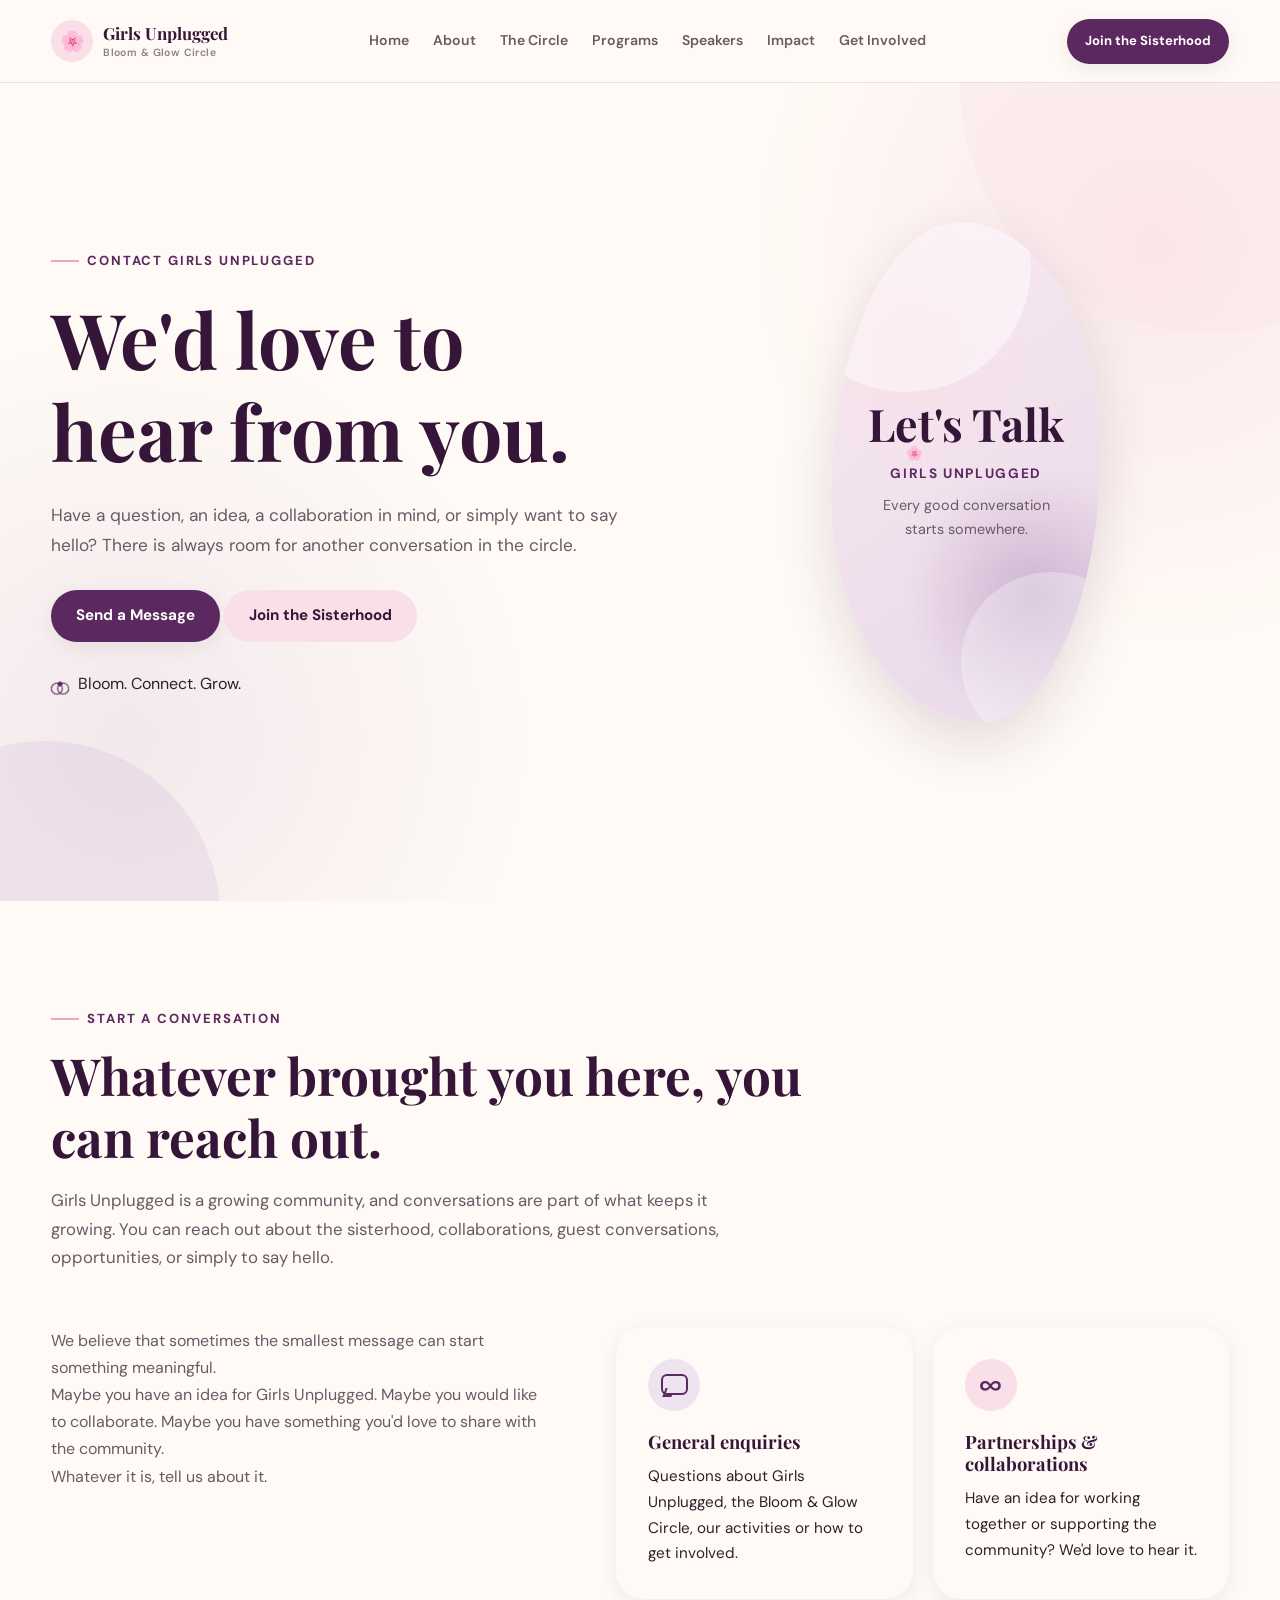
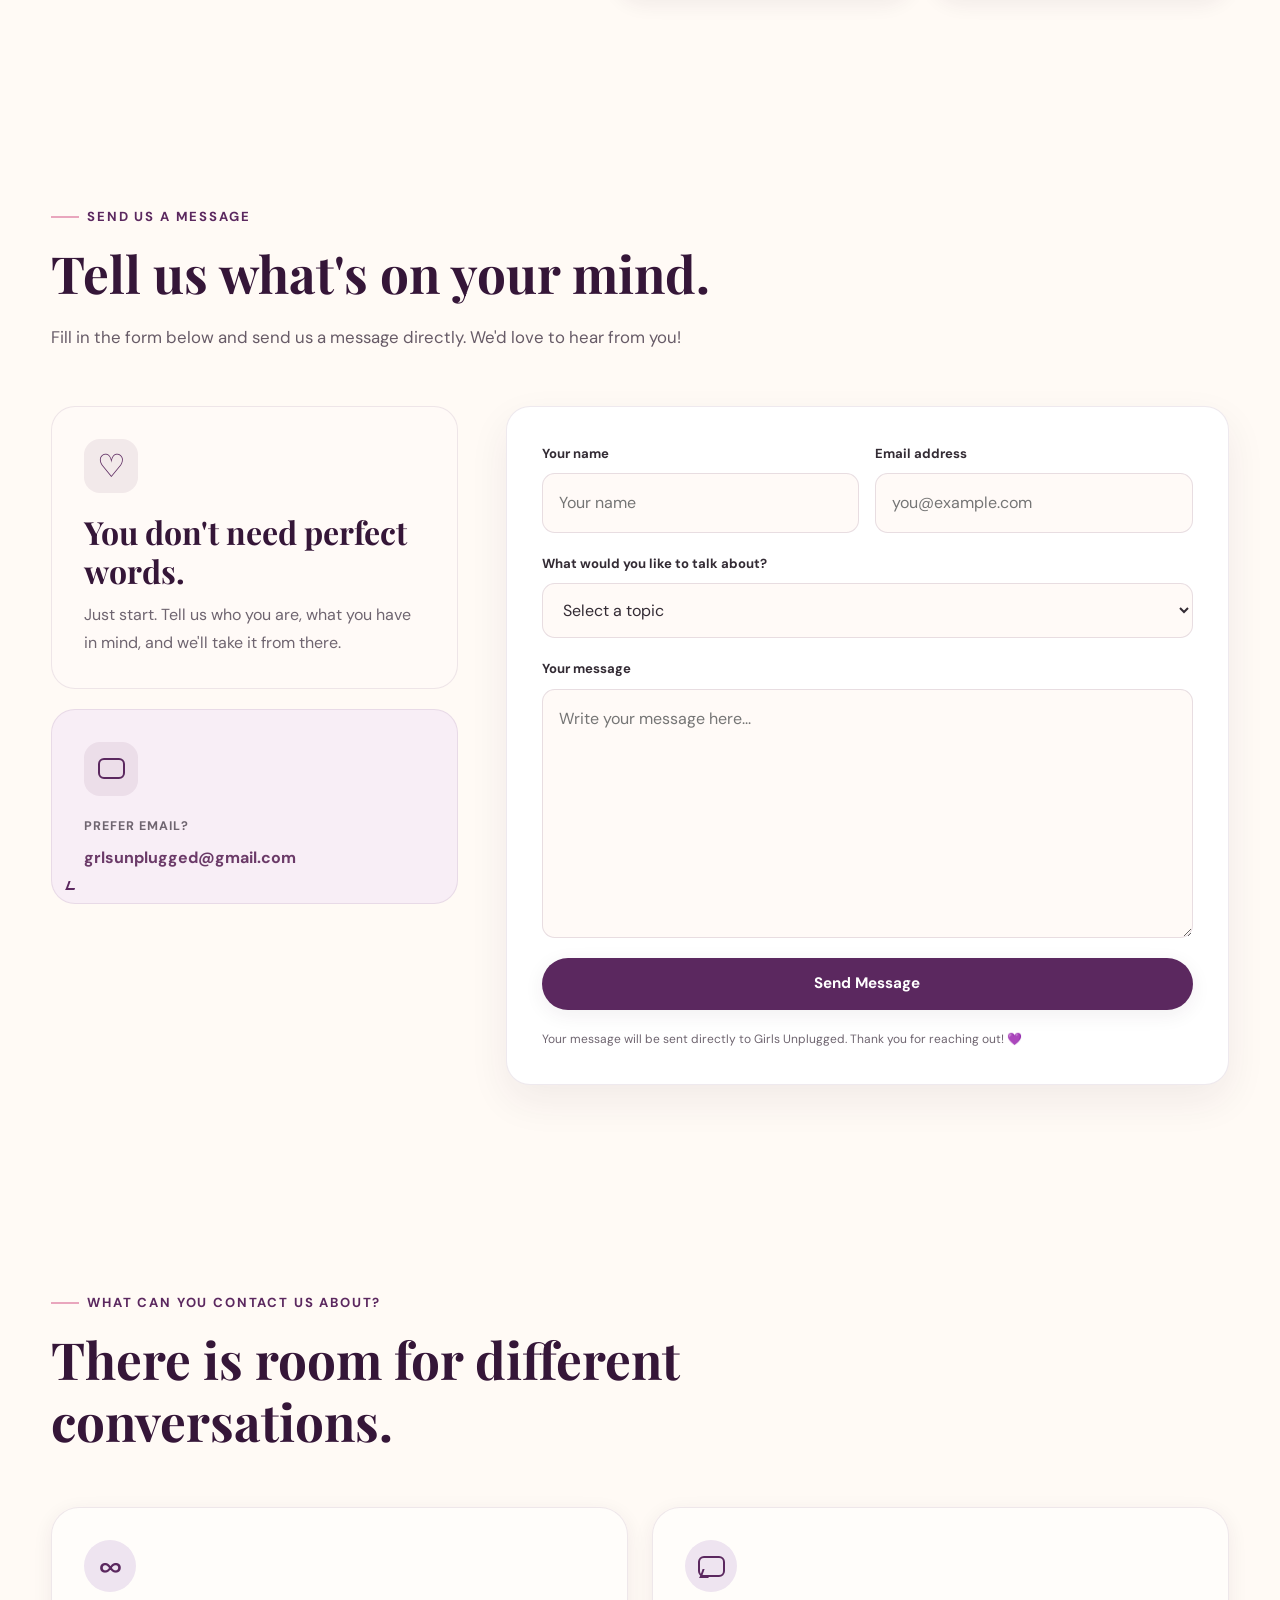
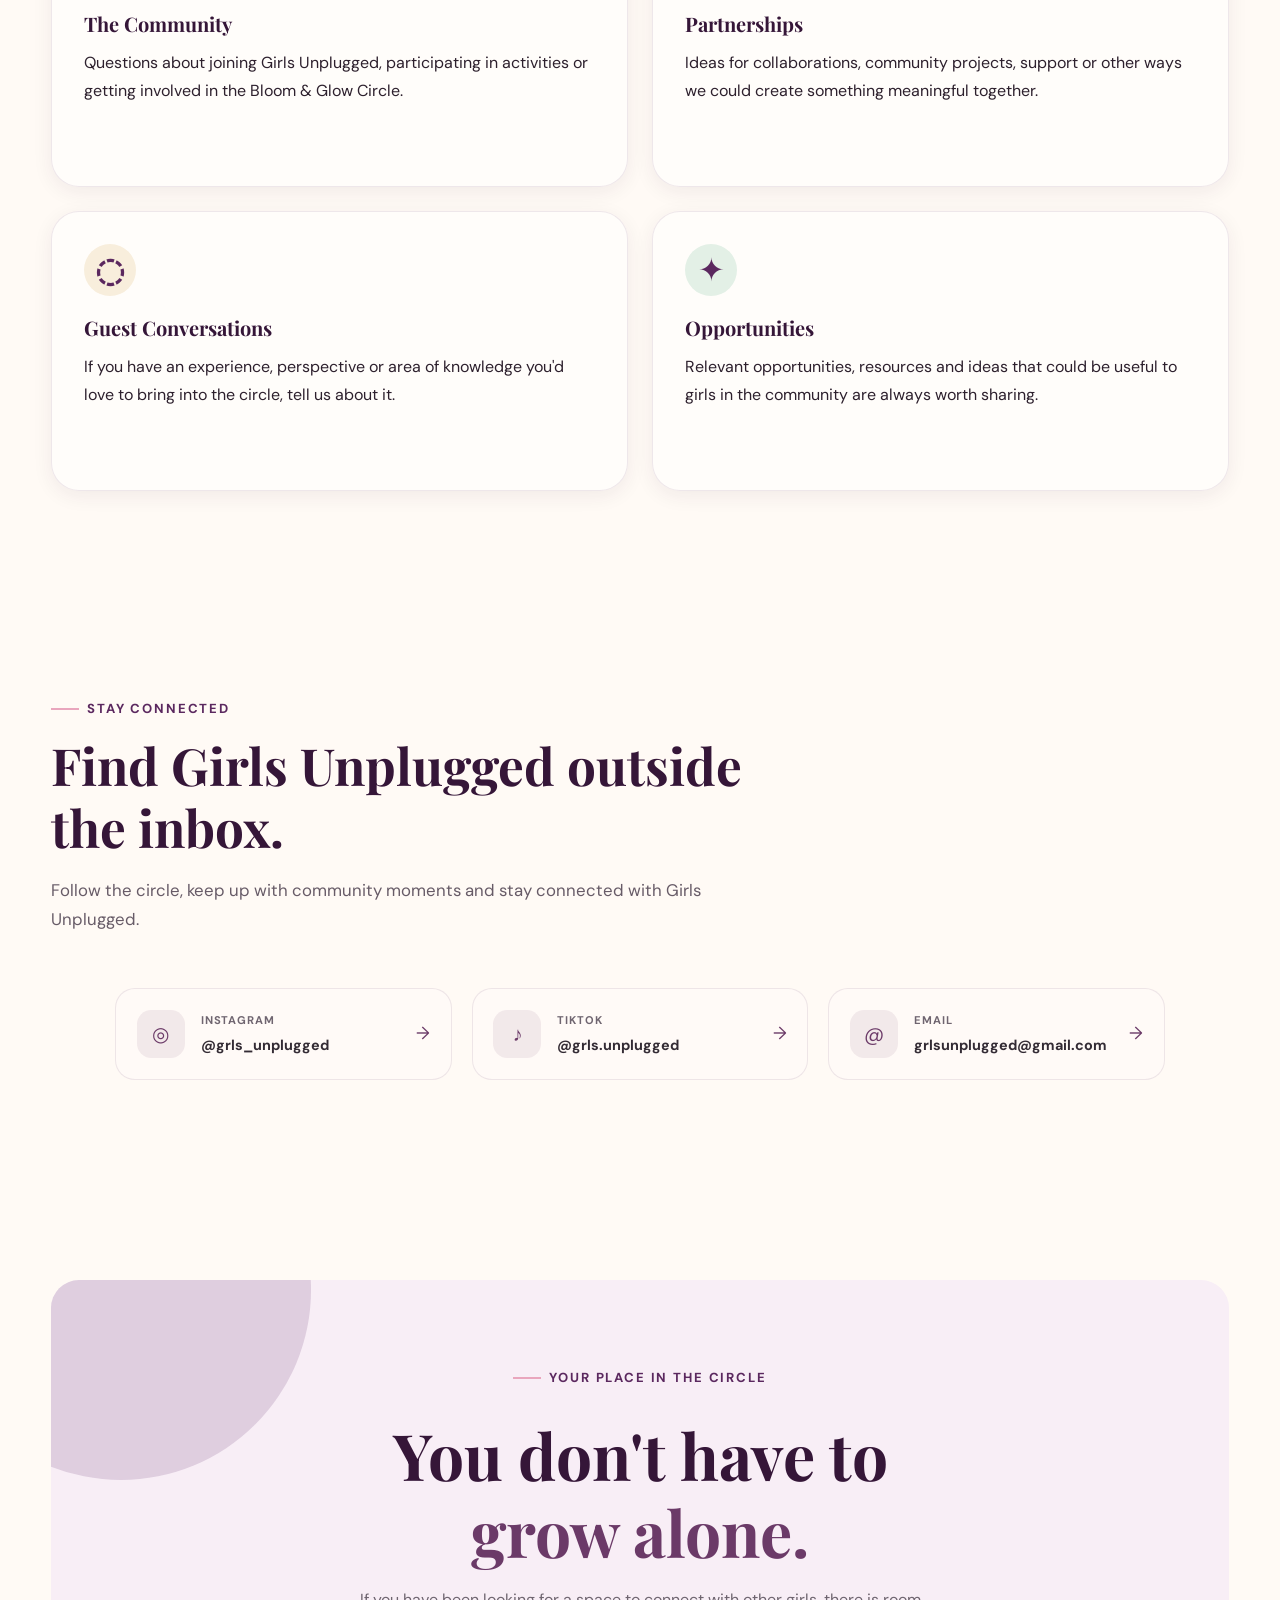
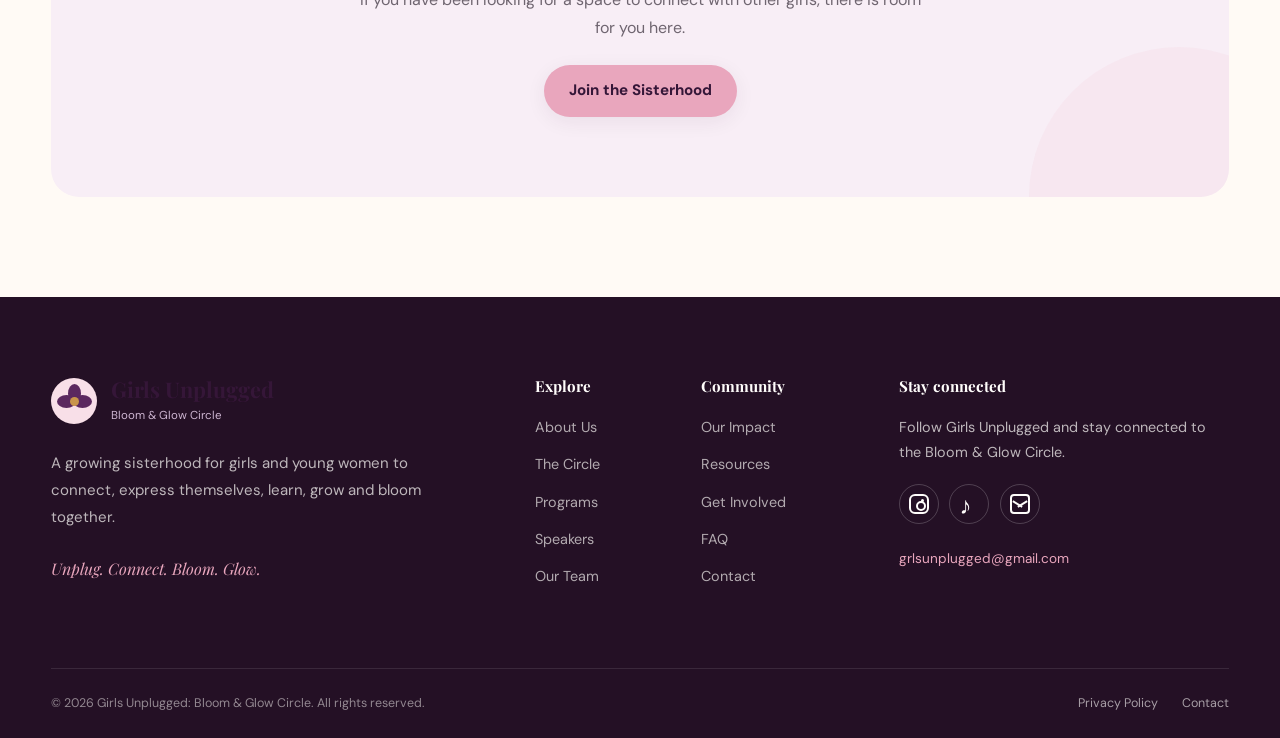
<file: contact.html>
<!DOCTYPE html><html lang="en"><head>  <meta charset="UTF-8">  <meta name="viewport" content="width=device-width, initial-scale=1.0">  <title>Contact | Girls Unplugged</title><meta
name="description"
content="Get in touch with Girls Unplugged: Bloom & Glow Circle."

«»

  <meta name="theme-color" content="#5b285f"> 
  <link rel="preconnect" href="https://fonts.googleapis.com">
  <link rel="preconnect" href="https://fonts.gstatic.com" crossorigin>  
  <link
    href="https://fonts.googleapis.com/css2?family=Caveat:wght@500;600;700&family=DM+Sans:wght@400;500;600;700&family=Playfair+Display:wght@500;600;700&display=swap"
    rel="stylesheet"
  > 
  <link rel="stylesheet" href="style.css">
  <link rel="stylesheet" href="responsive.css">
  <link rel="stylesheet" href="animations.css">
</head>
  <body>  
    <!-- =====================================
       HEADER / NAVIGATION
  ====================================== -->  
    <header class="site-header">
      <div class="container nav-container">

  <a
    href="index.html"
    class="site-logo"
    aria-label="Girls Unplugged home"
  >

    <span class="logo-mark">🌸</span>

    <span class="logo-text">
      <strong>Girls Unplugged</strong>
      <small>Bloom & Glow Circle</small>
    </span>

  </a>


  <nav
    class="nav-links"
    aria-label="Main navigation"
  >

    <a href="index.html">Home</a>
    <a href="about.html">About</a>
    <a href="circle.html">The Circle</a>
    <a href="programs.html">Programs</a>
    <a href="speakers.html">Speakers</a>
    <a href="impact.html">Impact</a>
    <a href="get-involved.html">Get Involved</a>

  </nav>


  <a
    href="get-involved.html"
    class="btn btn-primary nav-cta"
  >
    Join the Sisterhood
  </a>


  <button
    class="menu-toggle"
    type="button"
    aria-label="Open navigation menu"
    aria-expanded="false"
    aria-controls="mobile-menu"
  >
    <span></span>
    <span></span>
    <span></span>
  </button>

</div>


<div
  class="mobile-menu"
  id="mobile-menu"
>

  <nav aria-label="Mobile navigation">

    <a href="index.html">Home</a>
    <a href="about.html">About</a>
    <a href="circle.html">The Circle</a>
    <a href="programs.html">Programs</a>
    <a href="speakers.html">Speakers</a>
    <a href="team.html">Our Team</a>
    <a href="impact.html">Our Impact</a>
    <a href="resources.html">Resources</a>
    <a href="get-involved.html">Get Involved</a>
    <a href="faq.html">FAQ</a>
    <a href="contact.html">Contact</a>

  </nav>

</div>

  </header>  <main><!-- =====================================
     CONTACT HERO
     Uses the SAME hero system as About
====================================== -->

<section class="hero">

  <div class="container hero-content">

    <div class="hero-text reveal">

      <span class="section-label">
        Contact Girls Unplugged
      </span>

      <h1>
        We'd love to
        <span>hear from you.</span>
      </h1>

      <p class="hero-description">
        Have a question, an idea, a collaboration in mind, or simply
        want to say hello? There is always room for another conversation
        in the circle.
      </p>

      <div class="hero-buttons">

        <a
          href="#contact-form"
          class="btn btn-primary"
        >
          Send a Message
        </a>

        <a
          href="get-involved.html"
          class="btn btn-secondary"
        >
          Join the Sisterhood
        </a>

      </div>

      <div class="hero-note">

        <span
          class="hero-note-icon icon-flower"
          aria-hidden="true"
        ></span>

        <span>
          Bloom. Connect. Grow.
        </span>

      </div>

    </div>


    <div class="hero-image reveal">

      <div class="hero-placeholder">

        <div class="hero-placeholder-content">

          <span
            class="hero-flower"
            aria-hidden="true"
          >
            🌸
          </span>

          <strong>
            Let's Talk
          </strong>

          <span>
            Girls Unplugged
          </span>

          <small>
            Every good conversation starts somewhere.
          </small>

        </div>

      </div>

    </div>

  </div>

</section>



<!-- =====================================
     INTRO
====================================== -->

<section class="section">

  <div class="container">

    <div class="section-heading reveal">

      <span class="section-label">
        Start a Conversation
      </span>

      <h2>
        Whatever brought you here,
        <span>you can reach out.</span>
      </h2>

      <p>
        Girls Unplugged is a growing community, and conversations are
        part of what keeps it growing. You can reach out about the
        sisterhood, collaborations, guest conversations, opportunities,
        or simply to say hello.
      </p>

    </div>


    <div class="welcome-grid contact-intro-grid">

      <div class="reveal">

        <p>
          We believe that sometimes the smallest message can start
          something meaningful.
        </p>

        <p>
          Maybe you have an idea for Girls Unplugged. Maybe you would
          like to collaborate. Maybe you have something you'd love to
          share with the community.
        </p>

        <p>
          Whatever it is, tell us about it.
        </p>

      </div>


      <div class="welcome-cards reveal">

        <article class="welcome-card">

          <span
            class="welcome-icon icon-message"
            aria-hidden="true"
          ></span>

          <h3>
            General enquiries
          </h3>

          <p>
            Questions about Girls Unplugged, the Bloom & Glow Circle,
            our activities or how to get involved.
          </p>

        </article>


        <article class="welcome-card">

          <span
            class="welcome-icon icon-connection"
            aria-hidden="true"
          ></span>

          <h3>
            Partnerships & collaborations
          </h3>

          <p>
            Have an idea for working together or supporting the
            community? We'd love to hear it.
          </p>

        </article>

      </div>

    </div>

  </div>

</section>



<!-- =====================================
     CONTACT FORM
====================================== -->

<section
  class="section section-soft"
  id="contact-form"
>

  <div class="container">

    <div class="section-heading reveal">

      <span class="section-label">
        Send Us a Message
      </span>

      <h2>
        Tell us
        <span>what's on your mind.</span>
      </h2>

      <p>
  Fill in the form below and send us a message directly.
  We'd love to hear from you!
      </p>

    </div>


    <div class="contact-form-layout">

      <div class="contact-form-side reveal">

        <div class="contact-side-card">

          <span
            class="contact-side-icon icon-heart"
            aria-hidden="true"
          ></span>

          <h3>
            You don't need perfect words.
          </h3>

          <p>
            Just start. Tell us who you are, what you have in mind,
            and we'll take it from there.
          </p>

        </div>


        <div class="contact-side-card contact-email-card">

          <span
            class="contact-side-icon icon-message"
            aria-hidden="true"
          ></span>

          <span class="contact-card-label">
            Prefer email?
          </span>

          <a href="mailto:grlsunplugged@gmail.com">
            grlsunplugged@gmail.com
          </a>

        </div>

      </div>


      <div class="contact-form-card reveal">

       <form
  id="contact-email-form"
  class="contact-form"
  action="https://formspree.io/f/mzedgkpd"
  method="POST"
>

          <div class="contact-form-row">

            <div class="contact-field">

              <label for="name" autocomplete="name">
                Your name
              </label>

              <input
  type="text"
  id="name"
  name="Name"
  placeholder="Your name"
  autocomplete="name"
  required
>

            </div>


            <div class="contact-field">

              <label for="email" autocomplete="email">
                Email address
              </label>

              <input
  type="email"
  id="email"
  name="Email"
  placeholder="you@example.com"
  autocomplete="email"
  required
>

            </div>

          </div>


          <div class="contact-field">

            <label for="topic">
              What would you like to talk about?
            </label>

            <select
              id="topic"
              name="Topic"
              required
            >

              <option value="" disabled selected>
                Select a topic
              </option>

              <option value="General enquiry">
                General enquiry
              </option>

              <option value="Community">
                The Bloom & Glow Circle
              </option>

              <option value="Partnership">
                Partnership or collaboration
              </option>

              <option value="Guest conversation">
                Guest conversation
              </option>

              <option value="Opportunity">
                Opportunity
              </option>

              <option value="Other">
                Something else
              </option>

            </select>

          </div>


          <div class="contact-field">

            <label for="message">
              Your message
            </label>

            <textarea
              id="message"
              name="Message"
              rows="8"
              placeholder="Write your message here..."
              required
            ></textarea>

          </div>


          <button
            type="submit"
            class="btn btn-primary contact-submit"
          >
            Send Message
          </button>

          <p class="contact-form-note">
  Your message will be sent directly to Girls Unplugged.
  Thank you for reaching out! 💜
          </p>

        </form>

      </div>

    </div>

  </div>

</section>



<!-- =====================================
     WHAT YOU CAN CONTACT US ABOUT
====================================== -->

<section class="section">

  <div class="container">

    <div class="section-heading reveal">

      <span class="section-label">
        What Can You Contact Us About?
      </span>

      <h2>
        There is room for
        <span>different conversations.</span>
      </h2>

    </div>


    <div class="why-grid contact-topic-grid">


      <article class="why-card reveal">

        <span
          class="why-icon icon-connection"
          aria-hidden="true"
        ></span>

        <h3>
          The Community
        </h3>

        <p>
          Questions about joining Girls Unplugged, participating in
          activities or getting involved in the Bloom & Glow Circle.
        </p>

      </article>


      <article class="why-card reveal">

        <span
          class="why-icon icon-message"
          aria-hidden="true"
        ></span>

        <h3>
          Partnerships
        </h3>

        <p>
          Ideas for collaborations, community projects, support or
          other ways we could create something meaningful together.
        </p>

      </article>


      <article class="why-card reveal">

        <span
          class="why-icon icon-voice"
          aria-hidden="true"
        ></span>

        <h3>
          Guest Conversations
        </h3>

        <p>
          If you have an experience, perspective or area of knowledge
          you'd love to bring into the circle, tell us about it.
        </p>

      </article>


      <article class="why-card reveal">

        <span
          class="why-icon icon-star"
          aria-hidden="true"
        ></span>

        <h3>
          Opportunities
        </h3>

        <p>
          Relevant opportunities, resources and ideas that could be
          useful to girls in the community are always worth sharing.
        </p>

      </article>


    </div>

  </div>

</section>



<!-- =====================================
     SOCIAL CONNECTION
====================================== -->

<section class="section section-soft">

  <div class="container">

    <div class="section-heading reveal">

      <span class="section-label">
        Stay Connected
      </span>

      <h2>
        Find Girls Unplugged
        <span>outside the inbox.</span>
      </h2>

      <p>
        Follow the circle, keep up with community moments and stay
        connected with Girls Unplugged.
      </p>

    </div>


    <div class="contact-social-grid reveal">


      <a
        href="https://www.instagram.com/grls_unplugged"
        target="_blank"
        rel="noopener noreferrer"
        class="contact-social-card"
      >

        <span class="contact-social-icon">
          ◎
        </span>

        <span>
          <small>Instagram</small>
          <strong>@grls_unplugged</strong>
        </span>

        <span class="contact-social-arrow">
          →
        </span>

      </a>


      <a
        href="https://www.tiktok.com/@grls.unplugged"
        target="_blank"
        rel="noopener noreferrer"
        class="contact-social-card"
      >

        <span class="contact-social-icon">
          ♪
        </span>

        <span>
          <small>TikTok</small>
          <strong>@grls.unplugged</strong>
        </span>

        <span class="contact-social-arrow">
          →
        </span>

      </a>


      <a
        href="mailto:grlsunplugged@gmail.com"
        class="contact-social-card"
      >

        <span class="contact-social-icon">
          @
        </span>

        <span>
          <small>Email</small>
          <strong>grlsunplugged@gmail.com</strong>
        </span>

        <span class="contact-social-arrow">
          →
        </span>

      </a>


    </div>

  </div>

</section>



<!-- =====================================
     FINAL CTA
====================================== -->

<section class="section">

  <div class="container">

    <div class="final-cta-section reveal">

      <span class="section-label">
        Your place in the circle
      </span>

      <h2>
        You don't have to
        <span>grow alone.</span>
      </h2>

      <p>
        If you have been looking for a space to connect with other
        girls, there is room for you here.
      </p>

      <a
        href="get-involved.html"
        class="btn btn-primary"
      >
        Join the Sisterhood
      </a>

    </div>

  </div>

</section>

  </main> 

 <!-- =====================================
       FOOTER
  ====================================== -->  <footer class="site-footer"><div class="container">

  <div class="footer-main">

    <div class="footer-brand">

      <a href="index.html" class="footer-logo">

        <span
          class="footer-logo-mark"
          aria-hidden="true"
        >
          <span class="flower-petal"></span>
          <span class="flower-petal"></span>
          <span class="flower-petal"></span>
          <span class="flower-center"></span>
        </span>

        <span>
          <strong>Girls Unplugged</strong>
          <small>Bloom & Glow Circle</small>
        </span>

      </a>

      <p>
        A growing sisterhood for girls and young women to connect,
        express themselves, learn, grow and bloom together.
      </p>

      <p class="footer-motto">
        Unplug. Connect. Bloom. Glow.
      </p>

    </div>


    <div class="footer-links">

      <div class="footer-column">

        <h3>Explore</h3>

        <a href="about.html">About Us</a>
        <a href="circle.html">The Circle</a>
        <a href="programs.html">Programs</a>
        <a href="speakers.html">Speakers</a>
        <a href="team.html">Our Team</a>

      </div>


      <div class="footer-column">

        <h3>Community</h3>

        <a href="impact.html">Our Impact</a>
        <a href="resources.html">Resources</a>
        <a href="get-involved.html">Get Involved</a>
        <a href="faq.html">FAQ</a>
        <a href="contact.html">Contact</a>

      </div>

    </div>


    <div class="footer-connect">

      <h3>Stay connected</h3>

      <p>
        Follow Girls Unplugged and stay connected to the Bloom & Glow
        Circle.
      </p>

      <div class="footer-socials">

        <a
          href="https://www.instagram.com/grls_unplugged"
          target="_blank"
          rel="noopener noreferrer"
          aria-label="Girls Unplugged on Instagram"
        >
          <span
            class="social-icon social-instagram"
            aria-hidden="true"
          ></span>
        </a>

        <a
          href="https://www.tiktok.com/@grls.unplugged"
          target="_blank"
          rel="noopener noreferrer"
          aria-label="Girls Unplugged on TikTok"
        >
          <span
            class="social-icon social-tiktok"
            aria-hidden="true"
          ></span>
        </a>

        <a
          href="mailto:grlsunplugged@gmail.com"
          aria-label="Email Girls Unplugged"
        >
          <span
            class="social-icon social-email"
            aria-hidden="true"
          ></span>
        </a>

      </div>

      <a
        href="mailto:grlsunplugged@gmail.com"
        class="footer-email"
      >
        grlsunplugged@gmail.com
      </a>

    </div>

  </div>


  <div class="footer-bottom">

    <p>
      © <span data-current-year></span>
      Girls Unplugged: Bloom & Glow Circle. All rights reserved.
    </p>

    <div class="footer-bottom-links">

      <a href="privacy.html">Privacy Policy</a>
      <a href="contact.html">Contact</a>

    </div>

  </div>

</div>

  </footer>  <script src="script.js"></script>  <script src="navigation.js"></script>

</body>
</html>
</file>
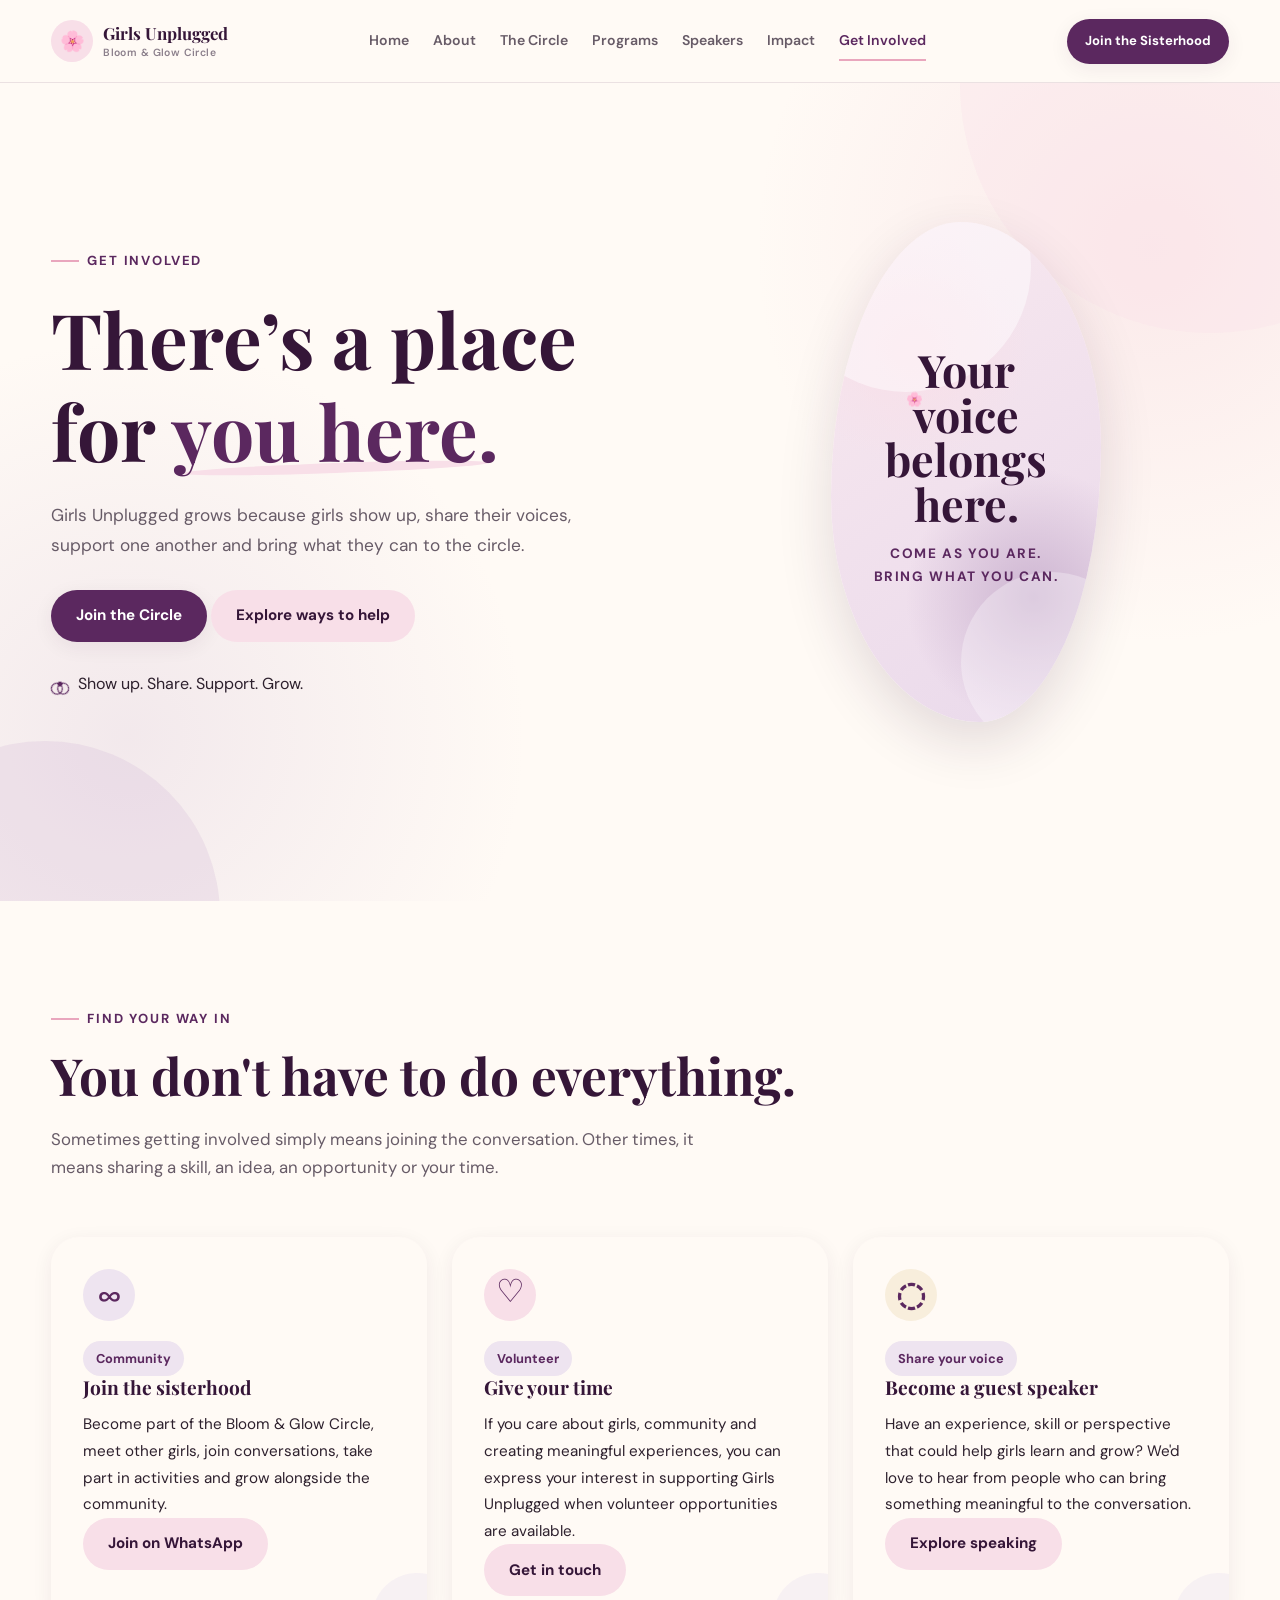
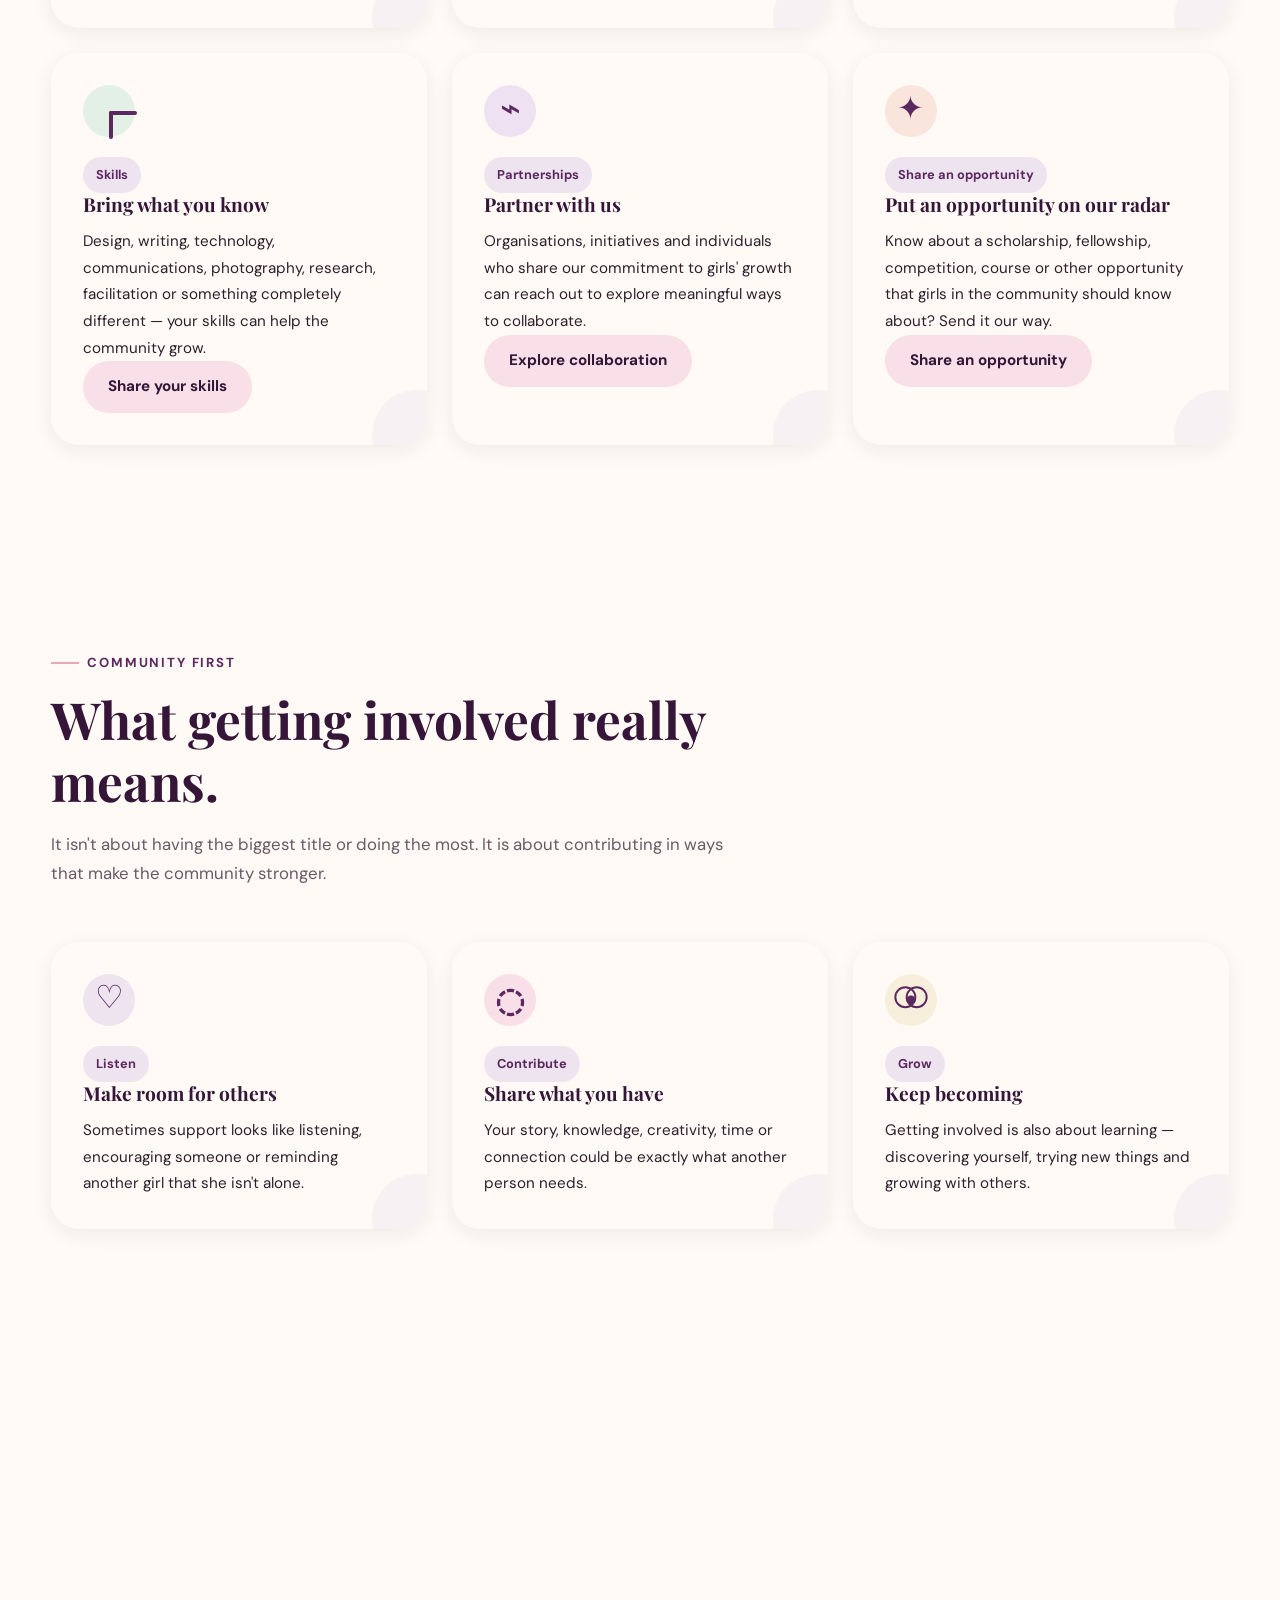
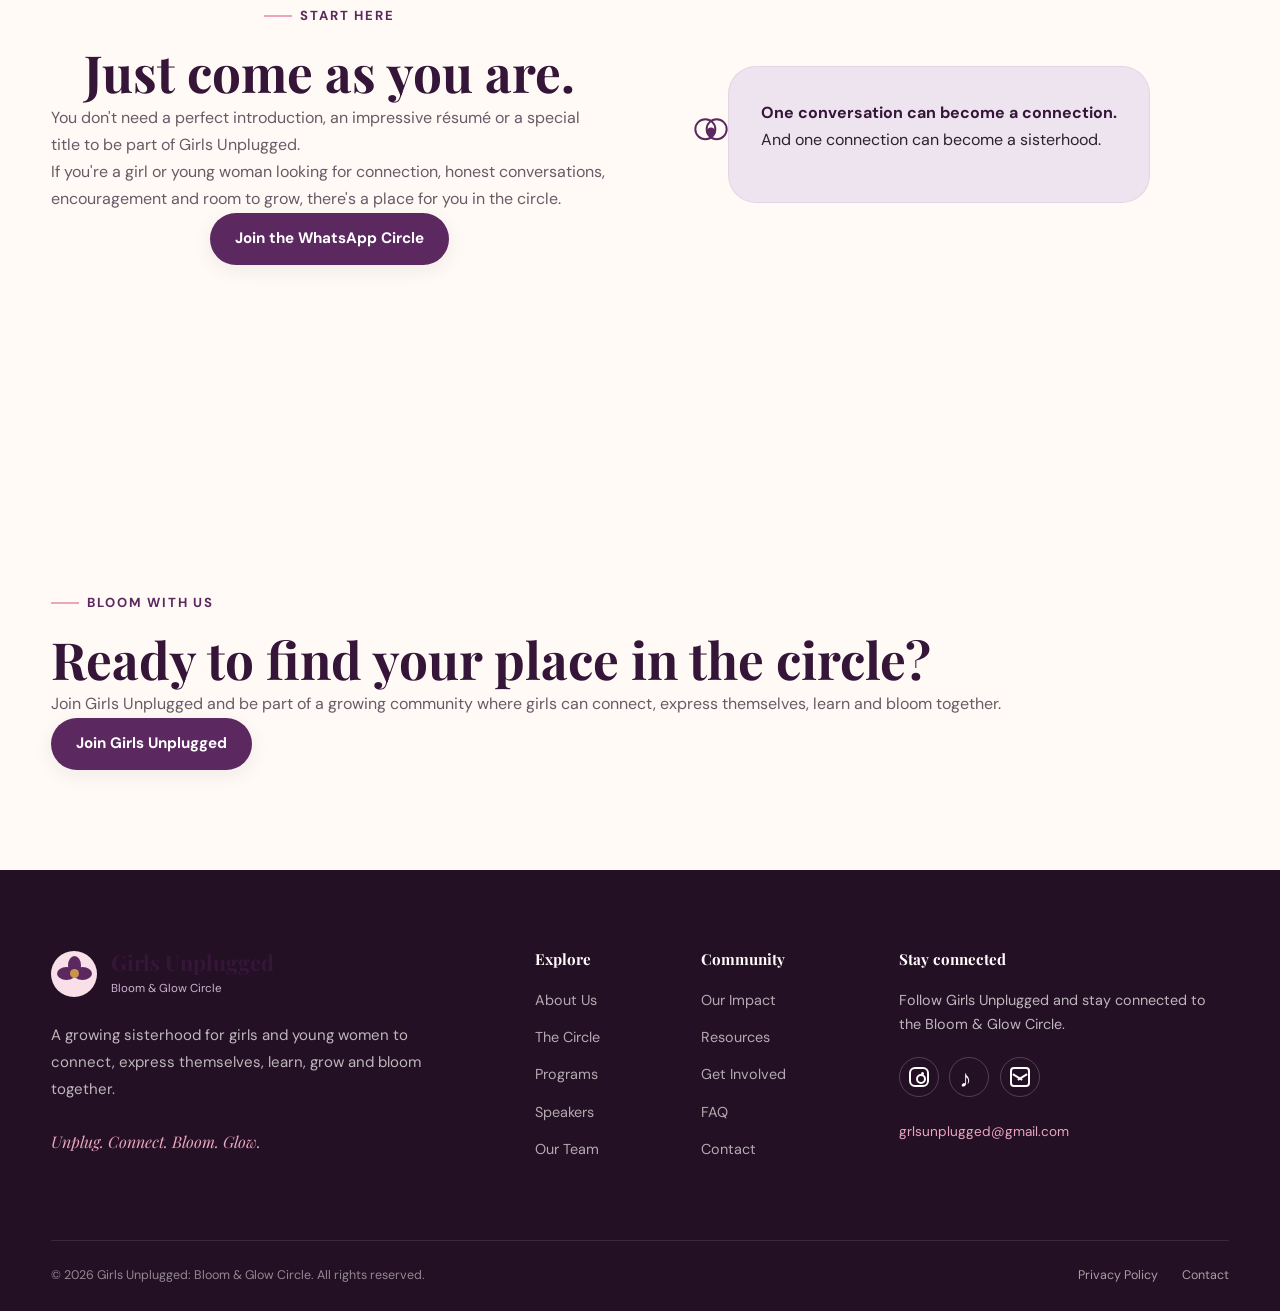
<file: get-involved.html>
<!DOCTYPE html>
<html lang="en">
<head>
  <meta charset="UTF-8">
  <meta name="viewport" content="width=device-width, initial-scale=1.0">

  <title>Get Involved | Girls Unplugged: Bloom & Glow Circle</title>

  <meta
    name="description"
    content="Find your way into Girls Unplugged: join the sisterhood, volunteer, share your skills, speak with our community or explore ways to support girls and young women."
  >

  <meta name="theme-color" content="#5b285f">

  <link
    href="https://fonts.googleapis.com/css2?family=Caveat:wght@500;600;700&family=DM+Sans:wght@400;500;600;700&family=Playfair+Display:wght@500;600;700&display=swap"
    rel="stylesheet"
  >

  <link rel="stylesheet" href="style.css">
  <link rel="stylesheet" href="responsive.css">
  <link rel="stylesheet" href="animations.css">

  <script src="navigation.js" defer></script>
  <script src="script.js" defer></script>
</head>

<body>

  
  <!-- =====================================
       HEADER / NAVIGATION
  ====================================== -->

  <header class="site-header">

    <div class="container nav-container">


      <!-- LOGO -->

      <a
        href="index.html"
        class="site-logo"
        aria-label="Girls Unplugged home"
      >

        <span class="logo-mark">🌸</span>

        <span class="logo-text">

          <strong>Girls Unplugged</strong>

          <small>
            Bloom & Glow Circle
          </small>

        </span>

      </a>


      <!-- DESKTOP NAVIGATION -->

      <nav
        class="nav-links"
        aria-label="Main navigation"
      >

        <a href="index.html">
          Home
        </a>

        <a href="about.html">
          About
        </a>

        <a href="circle.html">
          The Circle
        </a>

        <a href="programs.html">
          Programs
        </a>

        <a href="speakers.html">
          Speakers
        </a>

        <a href="impact.html">
          Impact
        </a>

        <a href="get-involved.html">
          Get Involved
        </a>

      </nav>


      <!-- DESKTOP CTA -->

      <a
        href="get-involved.html"
        class="btn btn-primary nav-cta"
      >
        Join the Sisterhood
      </a>


      <!-- MOBILE MENU BUTTON -->

      <button
        class="menu-toggle"
        type="button"
        aria-label="Open navigation menu"
        aria-expanded="false"
        aria-controls="mobile-menu"
      >

        <span></span>
        <span></span>
        <span></span>

      </button>

    </div>


    <!-- ===================================
         MOBILE NAVIGATION
    ==================================== -->

    <div
      class="mobile-menu"
      id="mobile-menu"
    >

      <nav
        aria-label="Mobile navigation"
      >

        <a href="index.html">
          Home
        </a>

        <a href="about.html">
          About
        </a>

        <a href="circle.html">
          The Circle
        </a>

        <a href="programs.html">
          Programs
        </a>

        <a href="speakers.html">
          Speakers
        </a>

        <a href="team.html">
          Our Team
        </a>

        <a href="impact.html">
          Our Impact
        </a>

        <a href="resources.html">
          Resources
        </a>

        <a href="get-involved.html">
          Get Involved
        </a>

        <a href="faq.html">
          FAQ
        </a>

        <a href="contact.html">
          Contact
        </a>

      </nav>

    </div>

  </header>


  <main>

    <!-- HERO -->
    <section class="hero page-hero">
      <div class="container hero-content">

        <div class="hero-text reveal">

          <span class="section-label">
            Get Involved
          </span>

          <h1>
            There’s a place for
            <span class="hero-highlight">you here.</span>
          </h1>

          <p class="hero-description">
            Girls Unplugged grows because girls show up, share their
            voices, support one another and bring what they can to the
            circle.
          </p>

          <div class="hero-buttons">

            <a
              href="https://chat.whatsapp.com/HGh1E0qd05pGZGjTZfigTq"
              class="btn btn-primary"
              target="_blank"
              rel="noopener noreferrer"
            >
              Join the Circle
            </a>

            <a href="#ways-to-help" class="btn btn-secondary">
              Explore ways to help
            </a>

          </div>

          <div class="hero-note">
            <span
              class="hero-note-icon icon-flower"
              aria-hidden="true"
            ></span>

            <span>Show up. Share. Support. Grow.</span>
          </div>

        </div>


        <div class="hero-image reveal reveal-delay-2">

          <div class="hero-placeholder">

            <div class="hero-placeholder-content">

              <span
                class="hero-flower"
                aria-hidden="true"
              >🌸</span>

              <strong>
                Your voice belongs here.
              </strong>

              <span>
                Come as you are. Bring what you can.
              </span>

            </div>

          </div>

        </div>

      </div>
    </section>


    <!-- WAYS TO GET INVOLVED -->
    <section class="section" id="ways-to-help">
      <div class="container">

        <div class="section-heading centered reveal">

          <span class="section-label">
            Find your way in
          </span>

          <h2>
            You don't have to do everything.
          </h2>

          <p>
            Sometimes getting involved simply means joining the
            conversation. Other times, it means sharing a skill,
            an idea, an opportunity or your time.
          </p>

        </div>


        <div class="grid grid-3">

          <!-- JOIN -->
          <article class="value-card reveal">

            <div class="value-icon" aria-hidden="true">
              <span class="icon-connection"></span>
            </div>

            <span class="badge">
              Community
            </span>

            <h3>
              Join the sisterhood
            </h3>

            <p>
              Become part of the Bloom & Glow Circle, meet other girls,
              join conversations, take part in activities and grow
              alongside the community.
            </p>

            <a
              href="https://chat.whatsapp.com/HGh1E0qd05pGZGjTZfigTq"
              class="btn btn-secondary"
              target="_blank"
              rel="noopener noreferrer"
            >
              Join on WhatsApp
            </a>

          </article>


          <!-- VOLUNTEER -->
          <article class="value-card reveal">

            <div class="value-icon" aria-hidden="true">
              <span class="icon-heart"></span>
            </div>

            <span class="badge">
              Volunteer
            </span>

            <h3>
              Give your time
            </h3>

            <p>
              If you care about girls, community and creating meaningful
              experiences, you can express your interest in supporting
              Girls Unplugged when volunteer opportunities are available.
            </p>

            <a
              href="contact.html"
              class="btn btn-secondary"
            >
              Get in touch
            </a>

          </article>


          <!-- SPEAK -->
          <article class="value-card reveal">

            <div class="value-icon" aria-hidden="true">
              <span class="icon-voice"></span>
            </div>

            <span class="badge">
              Share your voice
            </span>

            <h3>
              Become a guest speaker
            </h3>

            <p>
              Have an experience, skill or perspective that could help
              girls learn and grow? We'd love to hear from people who
              can bring something meaningful to the conversation.
            </p>

            <a
              href="speakers.html"
              class="btn btn-secondary"
            >
              Explore speaking
            </a>

          </article>


          <!-- SKILLS -->
          <article class="value-card reveal">

            <div class="value-icon" aria-hidden="true">
              <span class="icon-spark"></span>
            </div>

            <span class="badge">
              Skills
            </span>

            <h3>
              Bring what you know
            </h3>

            <p>
              Design, writing, technology, communications, photography,
              research, facilitation or something completely different —
              your skills can help the community grow.
            </p>

            <a
              href="contact.html"
              class="btn btn-secondary"
            >
              Share your skills
            </a>

          </article>


          <!-- PARTNERSHIPS -->
          <article class="value-card reveal">

            <div class="value-icon" aria-hidden="true">
              <span class="icon-growth"></span>
            </div>

            <span class="badge">
              Partnerships
            </span>

            <h3>
              Partner with us
            </h3>

            <p>
              Organisations, initiatives and individuals who share our
              commitment to girls' growth can reach out to explore
              meaningful ways to collaborate.
            </p>

            <a
              href="contact.html"
              class="btn btn-secondary"
            >
              Explore collaboration
            </a>

          </article>


          <!-- OPPORTUNITIES -->
          <article class="value-card reveal">

            <div class="value-icon" aria-hidden="true">
              <span class="icon-star"></span>
            </div>

            <span class="badge">
              Share an opportunity
            </span>

            <h3>
              Put an opportunity on our radar
            </h3>

            <p>
              Know about a scholarship, fellowship, competition, course
              or other opportunity that girls in the community should
              know about? Send it our way.
            </p>

            <a
              href="contact.html"
              class="btn btn-secondary"
            >
              Share an opportunity
            </a>

          </article>

        </div>

      </div>
    </section>


    <!-- COMMUNITY FIRST -->
    <section class="section section-soft">
      <div class="container">

        <div class="section-heading centered reveal">

          <span class="section-label">
            Community first
          </span>

          <h2>
            What getting involved really means.
          </h2>

          <p>
            It isn't about having the biggest title or doing the most.
            It is about contributing in ways that make the community
            stronger.
          </p>

        </div>


        <div class="grid grid-3">

          <article class="value-card reveal">

            <div class="value-icon" aria-hidden="true">
              <span class="icon-heart"></span>
            </div>

            <span class="badge">
              Listen
            </span>

            <h3>
              Make room for others
            </h3>

            <p>
              Sometimes support looks like listening, encouraging
              someone or reminding another girl that she isn't alone.
            </p>

          </article>


          <article class="value-card reveal">

            <div class="value-icon" aria-hidden="true">
              <span class="icon-voice"></span>
            </div>

            <span class="badge">
              Contribute
            </span>

            <h3>
              Share what you have
            </h3>

            <p>
              Your story, knowledge, creativity, time or connection
              could be exactly what another person needs.
            </p>

          </article>


          <article class="value-card reveal">

            <div class="value-icon" aria-hidden="true">
              <span class="icon-flower"></span>
            </div>

            <span class="badge">
              Grow
            </span>

            <h3>
              Keep becoming
            </h3>

            <p>
              Getting involved is also about learning — discovering
              yourself, trying new things and growing with others.
            </p>

          </article>

        </div>

      </div>
    </section>


    <!-- JOIN THE CIRCLE -->
    <section class="section">
      <div class="container">

        <div class="borders-layout">

          <div class="borders-story reveal">

            <span class="section-label">
              Start here
            </span>

            <h2>
              Just come as you are.
            </h2>

            <p>
              You don't need a perfect introduction, an impressive
              résumé or a special title to be part of Girls Unplugged.
            </p>

            <p>
              If you're a girl or young woman looking for connection,
              honest conversations, encouragement and room to grow,
              there's a place for you in the circle.
            </p>

            <a
              href="https://chat.whatsapp.com/HGh1E0qd05pGZGjTZfigTq"
              class="btn btn-primary"
              target="_blank"
              rel="noopener noreferrer"
            >
              Join the WhatsApp Circle
            </a>

          </div>


          <div class="borders-visual reveal">

            <div class="borders-flower" aria-hidden="true">
              <span class="icon-flower"></span>
            </div>

            <div class="borders-message">

              <strong>
                One conversation can become a connection.
              </strong>

              <p>
                And one connection can become a sisterhood.
              </p>

            </div>

          </div>

        </div>

      </div>
    </section>


    <!-- FINAL CTA -->
    <section class="section section-cta">
      <div class="container">

        <div class="cta-card reveal">

          <span class="section-label">
            Bloom with us
          </span>

          <h2>
            Ready to find your place in the circle?
          </h2>

          <p>
            Join Girls Unplugged and be part of a growing community
            where girls can connect, express themselves, learn and
            bloom together.
          </p>

          <a
            href="https://chat.whatsapp.com/HGh1E0qd05pGZGjTZfigTq"
            class="btn btn-primary"
            target="_blank"
            rel="noopener noreferrer"
          >
            Join Girls Unplugged
          </a>

        </div>

      </div>
    </section>

  </main>


  <!-- FOOTER -->
  <footer class="site-footer">
    <div class="container">

      <div class="footer-main">

        <div class="footer-brand">

          <a href="index.html" class="footer-logo">

            <span class="footer-logo-mark" aria-hidden="true">
              <span class="flower-petal"></span>
              <span class="flower-petal"></span>
              <span class="flower-petal"></span>
              <span class="flower-center"></span>
            </span>

            <span>
              <strong>Girls Unplugged</strong>
              <small>Bloom & Glow Circle</small>
            </span>

          </a>

          <p>
            A growing sisterhood for girls and young women to connect,
            express themselves, learn, grow and bloom together.
          </p>

          <p class="footer-motto">
          Unplug. Connect. Bloom. Glow.
          </p>

        </div>


        <div class="footer-links">

          <div class="footer-column">
            <h3>Explore</h3>
            <a href="about.html">About Us</a>
            <a href="circle.html">The Circle</a>
            <a href="programs.html">Programs</a>
            <a href="speakers.html">Speakers</a>
            <a href="team.html">Our Team</a>
          </div>

          <div class="footer-column">
            <h3>Community</h3>
            <a href="impact.html">Our Impact</a>
            <a href="resources.html">Resources</a>
            <a href="get-involved.html">Get Involved</a>
            <a href="faq.html">FAQ</a>
            <a href="contact.html">Contact</a>
          </div>

        </div>


        <div class="footer-connect">

          <h3>Stay connected</h3>

          <p>
            Follow Girls Unplugged and stay connected to the
            Bloom & Glow Circle.
          </p>

          <div class="footer-socials">

            <a
              href="https://www.instagram.com/grls_unplugged"
              target="_blank"
              rel="noopener noreferrer"
              aria-label="Girls Unplugged on Instagram"
            >
              <span
                class="social-icon social-instagram"
                aria-hidden="true"
              ></span>
            </a>

            <a
              href="https://www.tiktok.com/@grls.unplugged"
              target="_blank"
              rel="noopener noreferrer"
              aria-label="Girls Unplugged on TikTok"
            >
              <span
                class="social-icon social-tiktok"
                aria-hidden="true"
              ></span>
            </a>

            <a
              href="mailto:grlsunplugged@gmail.com"
              aria-label="Email Girls Unplugged"
            >
              <span
                class="social-icon social-email"
                aria-hidden="true"
              ></span>
            </a>

          </div>

          <a
            href="mailto:grlsunplugged@gmail.com"
            class="footer-email"
          >
            grlsunplugged@gmail.com
          </a>

        </div>

      </div>


      <div class="footer-bottom">

        <p>
          © <span data-current-year></span>
          Girls Unplugged: Bloom & Glow Circle.
          All rights reserved.
        </p>

        <div class="footer-bottom-links">
          <a href="privacy.html">Privacy Policy</a>
          <a href="contact.html">Contact</a>
        </div>

      </div>

    </div>
  </footer>

</body>
</html>
</file>
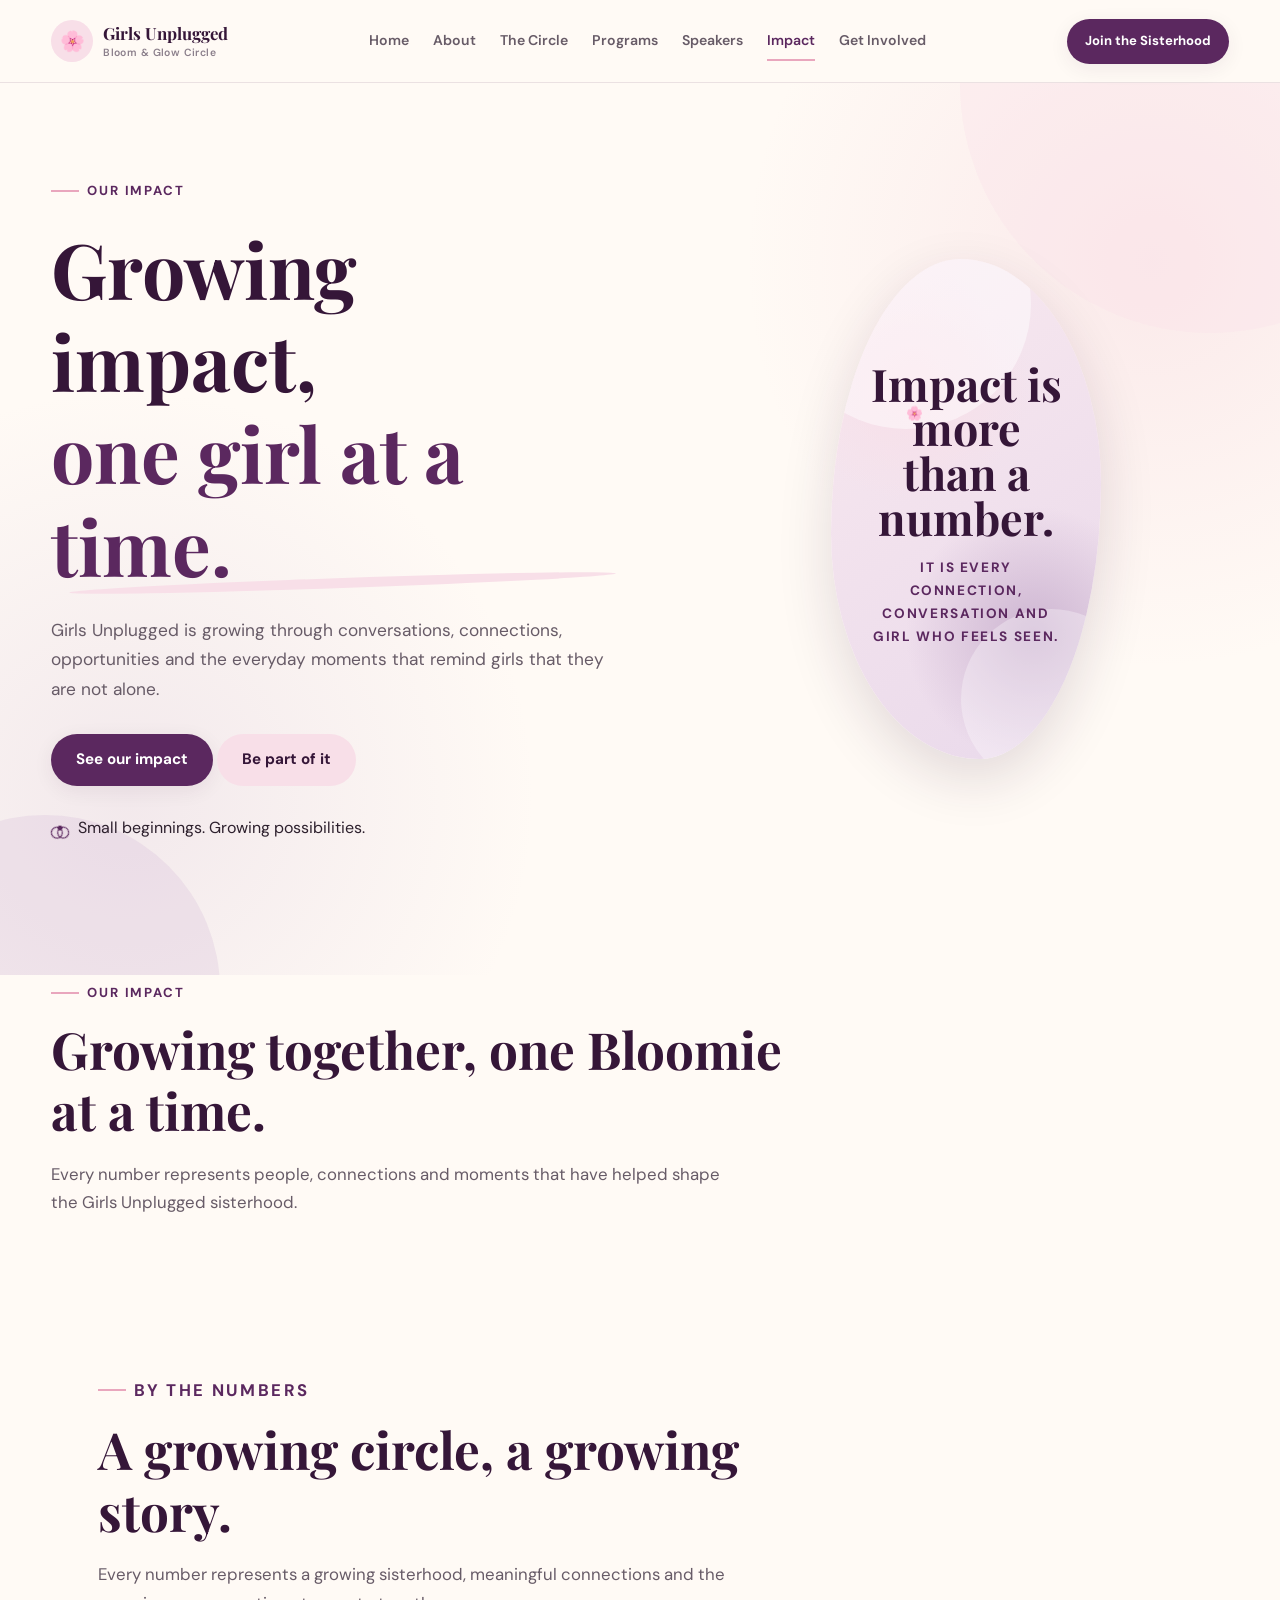
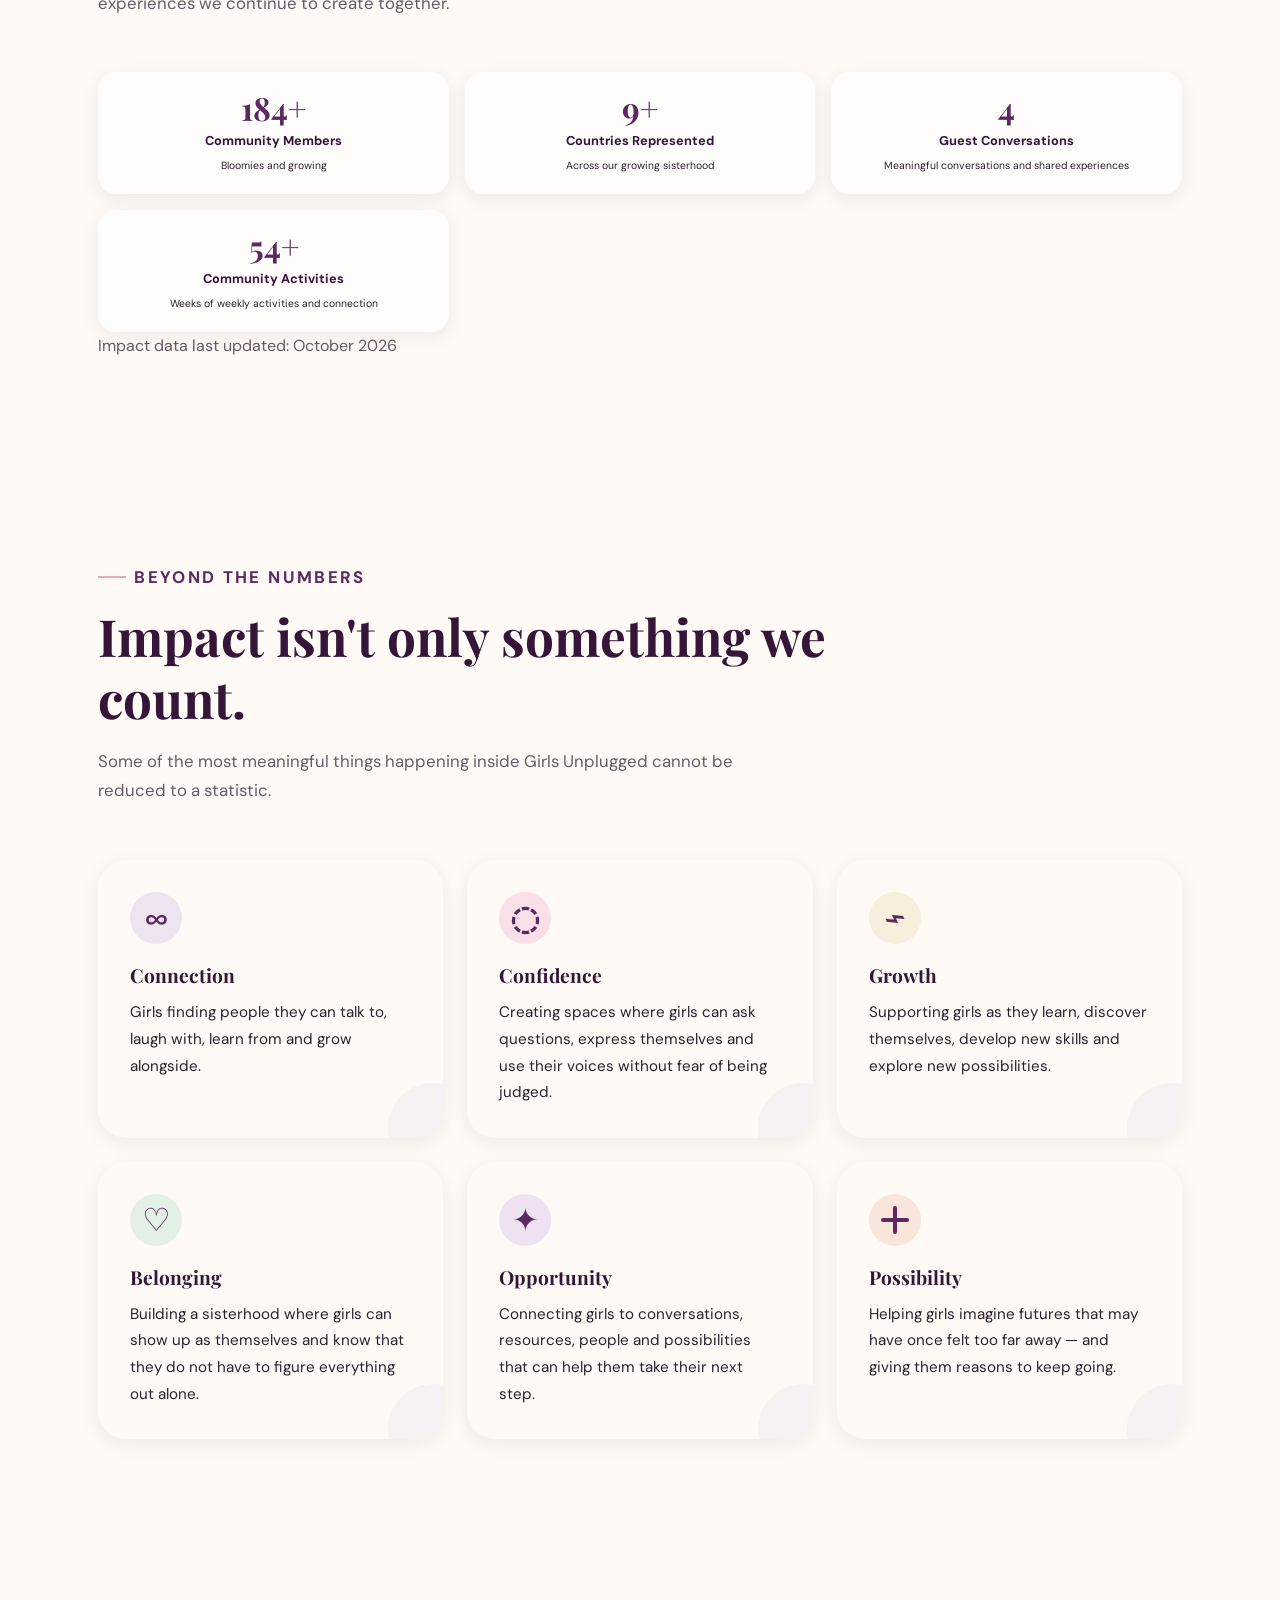
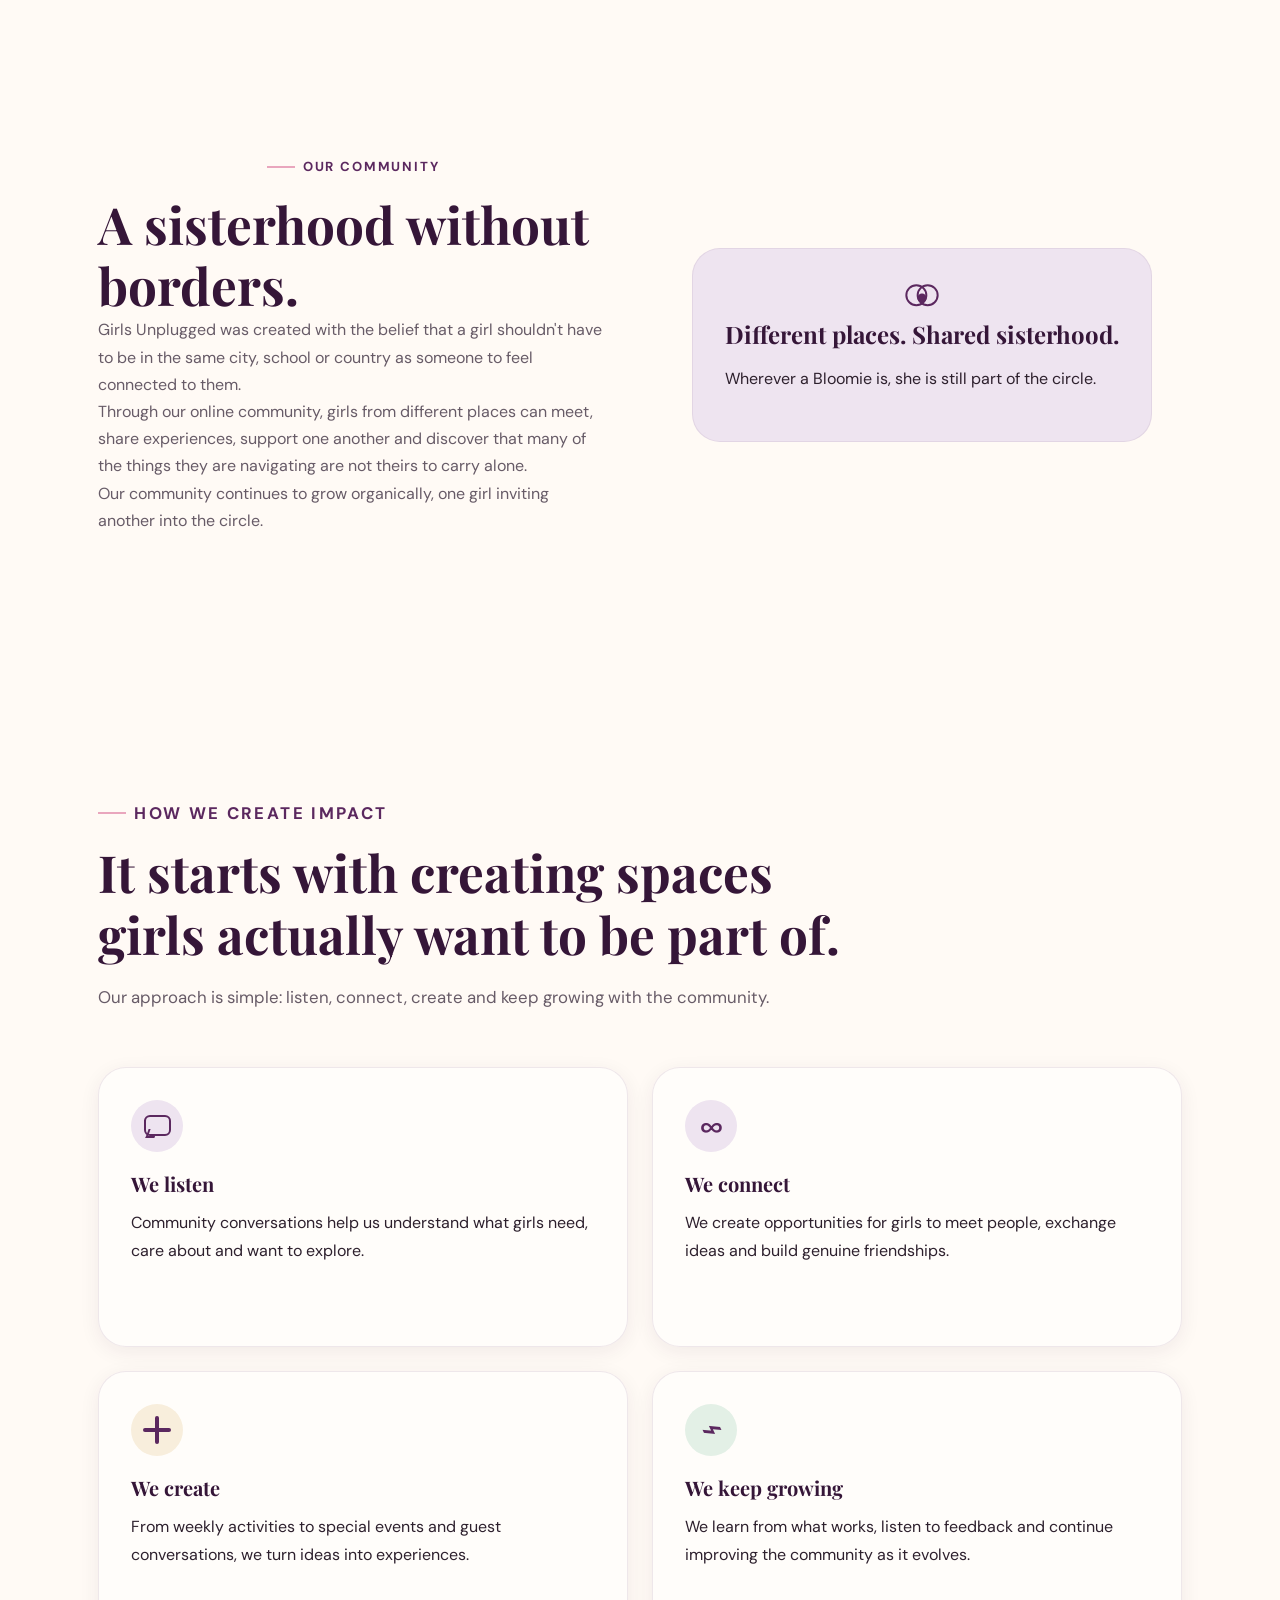
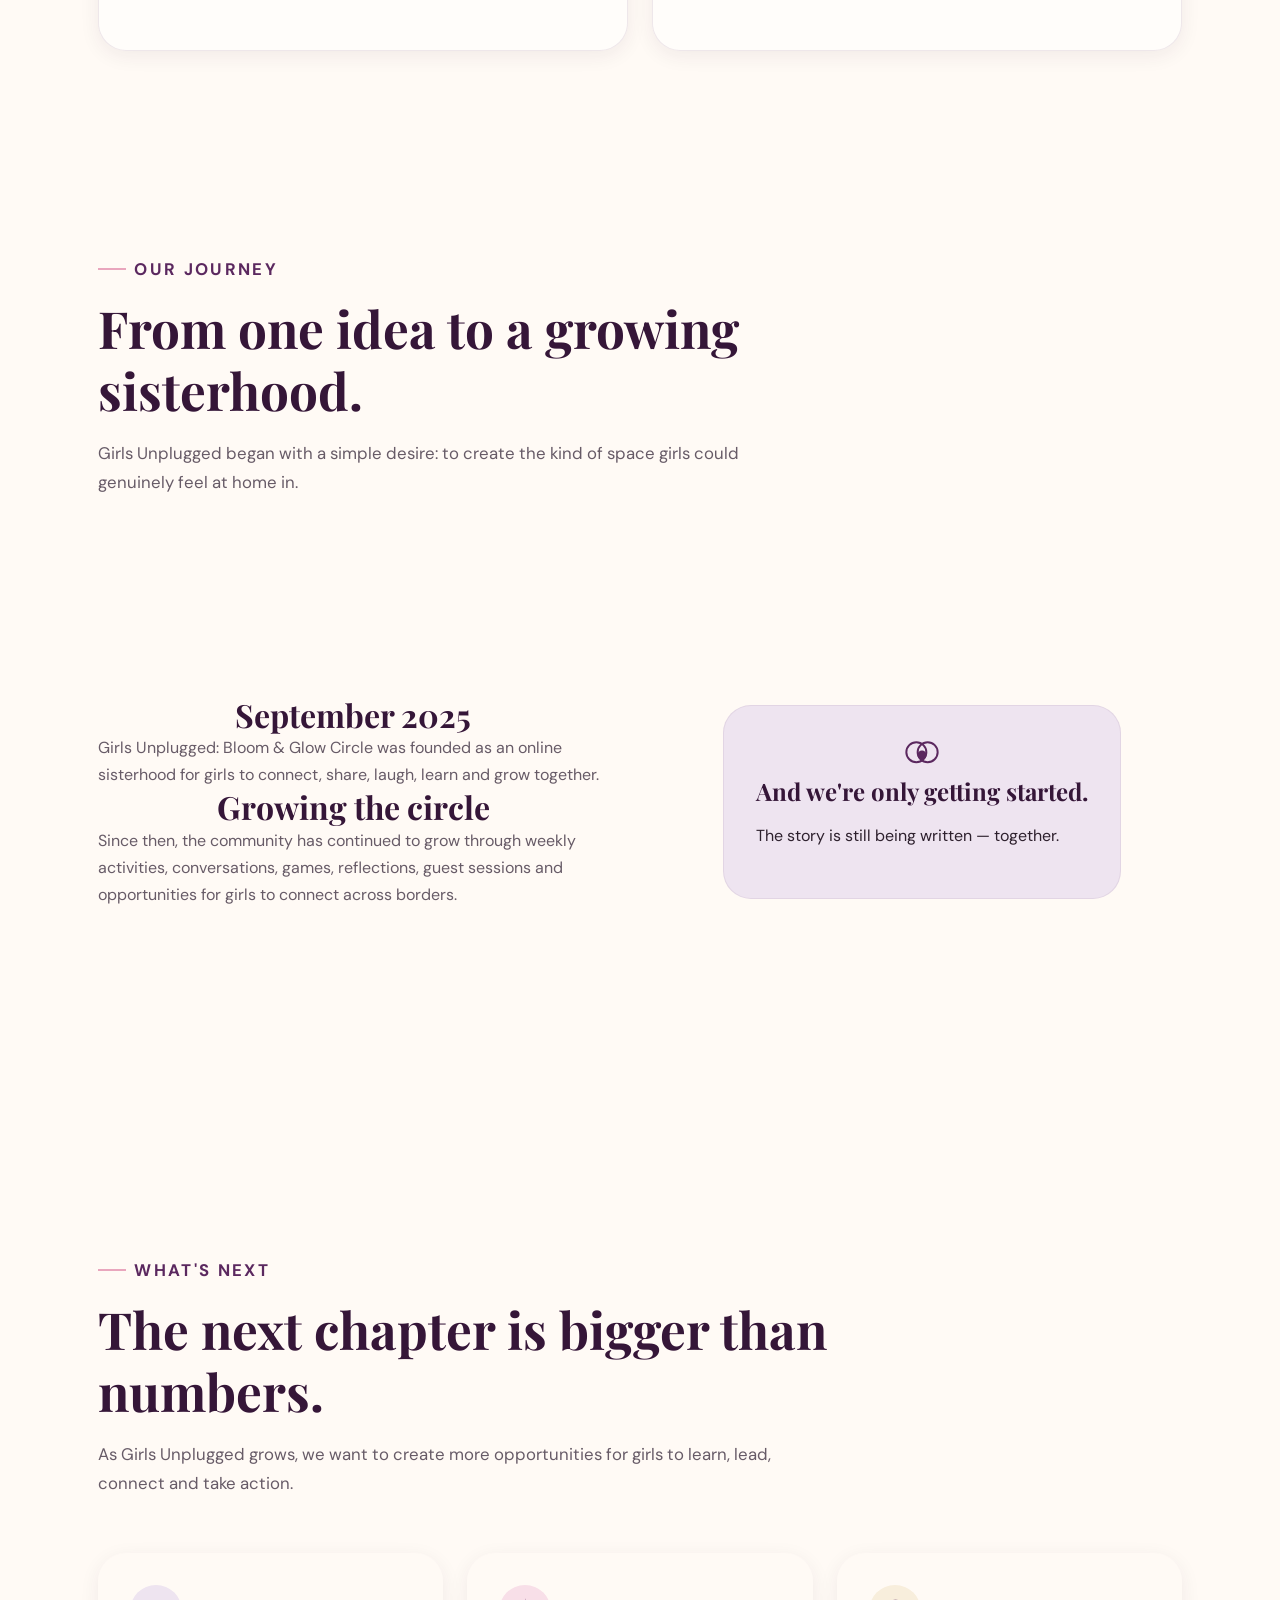
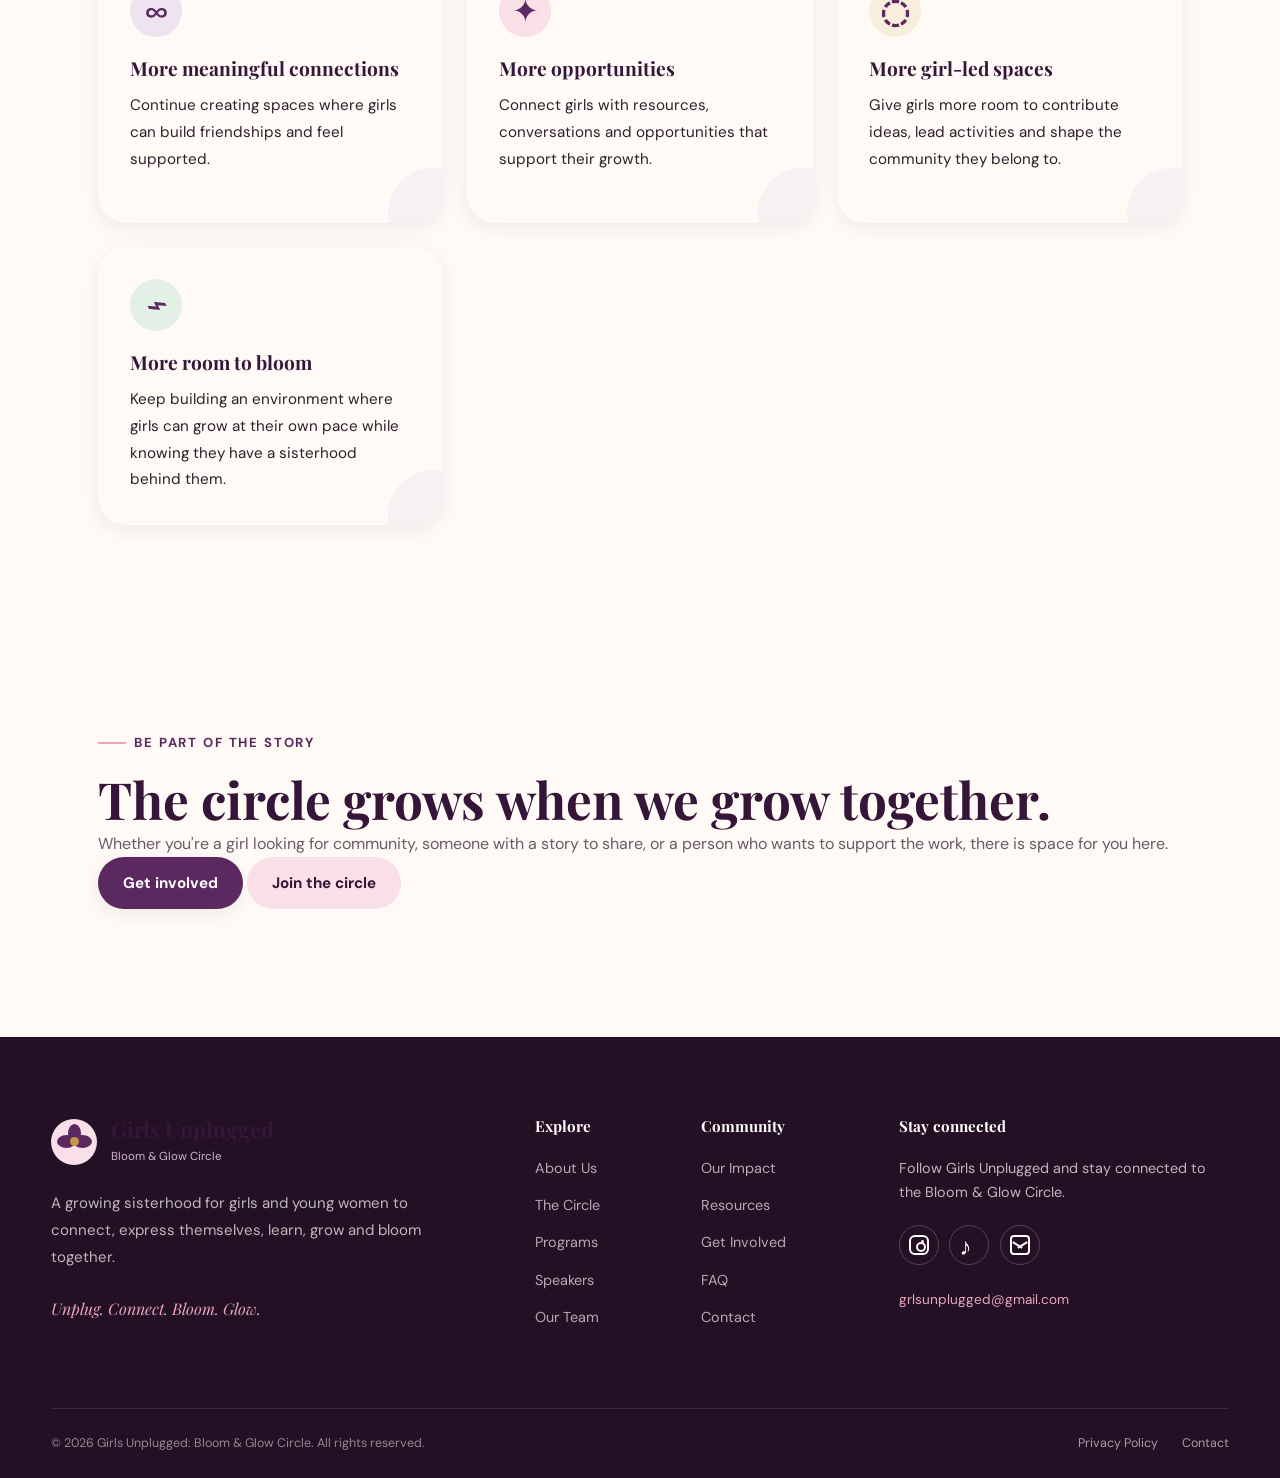
<file: impact.html>
<!DOCTYPE html>
<html lang="en">
<head>
  <meta charset="UTF-8">
  <meta name="viewport" content="width=device-width, initial-scale=1.0">

  <title>Our Impact | Girls Unplugged: Bloom & Glow Circle</title>

  <meta
    name="description"
    content="Discover the growing impact of Girls Unplugged: Bloom & Glow Circle and the community we are building with girls and young women."
  >

  <link rel="preconnect" href="https://fonts.googleapis.com">
  <link rel="preconnect" href="https://fonts.gstatic.com" crossorigin>

  <link
    href="https://fonts.googleapis.com/css2?family=DM+Sans:wght@400;500;600;700&family=Playfair+Display:wght@500;600;700&display=swap"
    rel="stylesheet"
  >

  <link rel="stylesheet" href="style.css">
  <link rel="stylesheet" href="responsive.css">
  <link rel="stylesheet" href="animations.css">
</head>

<body>

  <!-- =========================
       HEADER
  ========================== -->
    <header class="site-header">

    <div class="container nav-container">


      <!-- LOGO -->

      <a
        href="index.html"
        class="site-logo"
        aria-label="Girls Unplugged home"
      >

        <span class="logo-mark">🌸</span>

        <span class="logo-text">

          <strong>Girls Unplugged</strong>

          <small>
            Bloom & Glow Circle
          </small>

        </span>

      </a>


      <!-- DESKTOP NAVIGATION -->

      <nav
        class="nav-links"
        aria-label="Main navigation"
      >

        <a href="index.html">
          Home
        </a>

        <a href="about.html">
          About
        </a>

        <a href="circle.html">
          The Circle
        </a>

        <a href="programs.html">
          Programs
        </a>

        <a href="speakers.html">
          Speakers
        </a>

        <a href="impact.html">
          Impact
        </a>

        <a href="get-involved.html">
          Get Involved
        </a>

      </nav>


      <!-- DESKTOP CTA -->

      <a
        href="get-involved.html"
        class="btn btn-primary nav-cta"
      >
        Join the Sisterhood
      </a>


      <!-- MOBILE MENU BUTTON -->

      <button
        class="menu-toggle"
        type="button"
        aria-label="Open navigation menu"
        aria-expanded="false"
        aria-controls="mobile-menu"
      >

        <span></span>
        <span></span>
        <span></span>

      </button>

    </div>


    <!-- ===================================
         MOBILE NAVIGATION
    ==================================== -->

    <div
      class="mobile-menu"
      id="mobile-menu"
    >

      <nav
        aria-label="Mobile navigation"
      >

        <a href="index.html">
          Home
        </a>

        <a href="about.html">
          About
        </a>

        <a href="circle.html">
          The Circle
        </a>

        <a href="programs.html">
          Programs
        </a>

        <a href="speakers.html">
          Speakers
        </a>

        <a href="team.html">
          Our Team
        </a>

        <a href="impact.html">
          Our Impact
        </a>

        <a href="resources.html">
          Resources
        </a>

        <a href="get-involved.html">
          Get Involved
        </a>

        <a href="faq.html">
          FAQ
        </a>

        <a href="contact.html">
          Contact
        </a>

      </nav>

    </div>

  </header>


  <main>

    <!-- =========================
         HERO
    ========================== -->
    <section class="hero page-hero">

      <div class="container hero-content">

        <div class="hero-text reveal">

          <p class="section-label">Our Impact</p>

          <h1>
            Growing impact,
            <span class="hero-highlight">one girl at a time.</span>
          </h1>

          <p class="hero-description">
            Girls Unplugged is growing through conversations, connections,
            opportunities and the everyday moments that remind girls that
            they are not alone.
          </p>

          <div class="hero-buttons">

            <a href="#impact-numbers" class="btn btn-primary">
              See our impact
            </a>

            <a href="get-involved.html" class="btn btn-secondary">
              Be part of it
            </a>

          </div>

          <div class="hero-note">

            <span
              class="hero-note-icon icon-flower"
              aria-hidden="true"
            ></span>

            <span>
              Small beginnings. Growing possibilities.
            </span>

          </div>

        </div>


        <div class="hero-image reveal">

          <div class="hero-placeholder">

            <div class="hero-placeholder-content">

              <span class="hero-flower" aria-hidden="true">🌸</span>

              <strong>
                Impact is more than a number.
              </strong>

              <span>
                It is every connection, conversation and girl who feels seen.
              </span>

            </div>

          </div>

        </div>

      </div>

    </section>


    <!-- =====================================
     IMPACT STATISTICS
====================================== -->

<section class="content-section">

  <div class="container">

    <div class="section-heading centered reveal">

      <span class="section-label">
        Our Impact
      </span>

      <h2>
        Growing together,
        <span>one Bloomie at a time.</span>
      </h2>

      <p>
        Every number represents people, connections and moments
        that have helped shape the Girls Unplugged sisterhood.
      </p>

    </div>

<!-- =========================
     IMPACT NUMBERS
========================== -->
<section
  class="section section-soft"
  id="impact-numbers"
>

  <div class="container">

    <div class="section-heading reveal">

      <p class="section-label">
        By The Numbers
      </p>

      <h2>
        A growing circle,
        <span>a growing story.</span>
      </h2>

      <p>
        Every number represents a growing sisterhood,
        meaningful connections and the experiences we continue
        to create together.
      </p>

    </div>


    <div class="borders-stats">


      <!-- COMMUNITY MEMBERS -->

      <div class="border-stat reveal">

        <span
  class="stat-number"
  data-stat="community-members"
  data-target="185"
>0<span class="stat-suffix">+</span></span>
        <span class="stat-label">
          Community Members
        </span>

        <small>
          Bloomies and growing
        </small>

      </div>


      <!-- COUNTRIES -->

      <div class="border-stat reveal">

       <span
  class="stat-number"
  data-stat="countries-represented"
  data-target="10"
  data-suffix="+"
>10<span class="stat-suffix">+</span></span>

        <span class="stat-label">
          Countries Represented
        </span>

        <small>
          Across our growing sisterhood
        </small>

      </div>


      <!-- GUEST CONVERSATIONS -->

      <div class="border-stat reveal">

        <span
          class="stat-number"
          data-stat="guest-conversations"
          data-target="5"
          data-suffix=""
        >0</span>

        <span class="stat-label">
          Guest Conversations
        </span>

        <small>
          Meaningful conversations and shared experiences
        </small>

      </div>


      <!-- COMMUNITY ACTIVITIES -->

      <div class="border-stat reveal">

       <span
  class="stat-number"
  data-stat="community-activities"
  data-target="55"
>0<span class="stat-suffix">+</span></span>
        <span class="stat-label">
          Community Activities
        </span>

        <small>
          Weeks of weekly activities and connection
        </small>

      </div>


    </div>


   <p id="impact-last-updated"></p>

  </div>

</section>


    <!-- =========================
         WHAT IMPACT LOOKS LIKE
    ========================== -->
    <section class="section">

      <div class="container">

        <div class="section-heading reveal">

          <p class="section-label">Beyond The Numbers</p>

          <h2>
            Impact isn't only something we count.
          </h2>

          <p>
            Some of the most meaningful things happening inside Girls
            Unplugged cannot be reduced to a statistic.
          </p>

        </div>


        <div class="values-grid">

          <article class="value-card reveal">

            <span
              class="value-icon icon-connection"
              aria-hidden="true"
            ></span>

            <h3>Connection</h3>

            <p>
              Girls finding people they can talk to, laugh with, learn from
              and grow alongside.
            </p>

          </article>


          <article class="value-card reveal">

            <span
              class="value-icon icon-voice"
              aria-hidden="true"
            ></span>

            <h3>Confidence</h3>

            <p>
              Creating spaces where girls can ask questions, express
              themselves and use their voices without fear of being judged.
            </p>

          </article>


          <article class="value-card reveal">

            <span
              class="value-icon icon-growth"
              aria-hidden="true"
            ></span>

            <h3>Growth</h3>

            <p>
              Supporting girls as they learn, discover themselves, develop
              new skills and explore new possibilities.
            </p>

          </article>


          <article class="value-card reveal">

            <span
              class="value-icon icon-heart"
              aria-hidden="true"
            ></span>

            <h3>Belonging</h3>

            <p>
              Building a sisterhood where girls can show up as themselves
              and know that they do not have to figure everything out alone.
            </p>

          </article>


          <article class="value-card reveal">

            <span
              class="value-icon icon-star"
              aria-hidden="true"
            ></span>

            <h3>Opportunity</h3>

            <p>
              Connecting girls to conversations, resources, people and
              possibilities that can help them take their next step.
            </p>

          </article>


          <article class="value-card reveal">

            <span
              class="value-icon icon-spark"
              aria-hidden="true"
            ></span>

            <h3>Possibility</h3>

            <p>
              Helping girls imagine futures that may have once felt too far
              away — and giving them reasons to keep going.
            </p>

          </article>

        </div>

      </div>

    </section>


    <!-- =========================
         COMMUNITY IMPACT
    ========================== -->
    <section class="section section-soft">

      <div class="container">

        <div class="borders-layout">

          <div class="borders-story reveal">

            <p class="section-label">Our Community</p>

            <h2>
              A sisterhood without borders.
            </h2>

            <p>
              Girls Unplugged was created with the belief that a girl
              shouldn't have to be in the same city, school or country as
              someone to feel connected to them.
            </p>

            <p>
              Through our online community, girls from different places can
              meet, share experiences, support one another and discover that
              many of the things they are navigating are not theirs to carry
              alone.
            </p>

            <p>
              Our community continues to grow organically, one girl inviting
              another into the circle.
            </p>

          </div>


          <div class="borders-visual reveal">

            <div class="borders-message">

              <span
                class="borders-flower"
                aria-hidden="true"
              >
                <span class="icon-flower"></span>
              </span>

              <h3>
                Different places.
                Shared sisterhood.
              </h3>

              <p>
                Wherever a Bloomie is, she is still part of the circle.
              </p>

            </div>

          </div>

        </div>

      </div>

    </section>


    <!-- =========================
         HOW WE CREATE IMPACT
    ========================== -->
    <section class="section">

      <div class="container">

        <div class="section-heading reveal">

          <p class="section-label">How We Create Impact</p>

          <h2>
            It starts with creating spaces girls actually want to be part of.
          </h2>

          <p>
            Our approach is simple: listen, connect, create and keep growing
            with the community.
          </p>

        </div>


        <div class="why-grid">

          <article class="why-card reveal">

            <span
              class="why-icon icon-message"
              aria-hidden="true"
            ></span>

            <h3>We listen</h3>

            <p>
              Community conversations help us understand what girls need,
              care about and want to explore.
            </p>

          </article>


          <article class="why-card reveal">

            <span
              class="why-icon icon-connection"
              aria-hidden="true"
            ></span>

            <h3>We connect</h3>

            <p>
              We create opportunities for girls to meet people, exchange
              ideas and build genuine friendships.
            </p>

          </article>


          <article class="why-card reveal">

            <span
              class="why-icon icon-spark"
              aria-hidden="true"
            ></span>

            <h3>We create</h3>

            <p>
              From weekly activities to special events and guest
              conversations, we turn ideas into experiences.
            </p>

          </article>


          <article class="why-card reveal">

            <span
              class="why-icon icon-growth"
              aria-hidden="true"
            ></span>

            <h3>We keep growing</h3>

            <p>
              We learn from what works, listen to feedback and continue
              improving the community as it evolves.
            </p>

          </article>

        </div>

      </div>

    </section>


    <!-- =========================
         MILESTONES
    ========================== -->
    <section class="section section-soft">

      <div class="container">

        <div class="section-heading reveal">

          <p class="section-label">Our Journey</p>

          <h2>
            From one idea to a growing sisterhood.
          </h2>

          <p>
            Girls Unplugged began with a simple desire: to create the kind of
            space girls could genuinely feel at home in.
          </p>

        </div>


        <div class="borders-layout">

          <div class="borders-story reveal">

            <h3>
              September 2025
            </h3>

            <p>
              Girls Unplugged: Bloom & Glow Circle was founded as an online
              sisterhood for girls to connect, share, laugh, learn and grow
              together.
            </p>

            <h3>
              Growing the circle
            </h3>

            <p>
              Since then, the community has continued to grow through weekly
              activities, conversations, games, reflections, guest sessions
              and opportunities for girls to connect across borders.
            </p>

          </div>


          <div class="borders-visual reveal">

            <div class="borders-message">

              <span
                class="borders-flower"
                aria-hidden="true"
              >
                <span class="icon-flower"></span>
              </span>

              <h3>
                And we're only getting started.
              </h3>

              <p>
                The story is still being written — together.
              </p>

            </div>

          </div>

        </div>

      </div>

    </section>


    <!-- =========================
         WHAT'S NEXT
    ========================== -->
    <section class="section">

      <div class="container">

        <div class="section-heading reveal">

          <p class="section-label">What's Next</p>

          <h2>
            The next chapter is bigger than numbers.
          </h2>

          <p>
            As Girls Unplugged grows, we want to create more opportunities
            for girls to learn, lead, connect and take action.
          </p>

        </div>


        <div class="values-grid">

          <article class="value-card reveal">

            <span
              class="value-icon icon-connection"
              aria-hidden="true"
            ></span>

            <h3>More meaningful connections</h3>

            <p>
              Continue creating spaces where girls can build friendships and
              feel supported.
            </p>

          </article>


          <article class="value-card reveal">

            <span
              class="value-icon icon-star"
              aria-hidden="true"
            ></span>

            <h3>More opportunities</h3>

            <p>
              Connect girls with resources, conversations and opportunities
              that support their growth.
            </p>

          </article>


          <article class="value-card reveal">

            <span
              class="value-icon icon-voice"
              aria-hidden="true"
            ></span>

            <h3>More girl-led spaces</h3>

            <p>
              Give girls more room to contribute ideas, lead activities and
              shape the community they belong to.
            </p>

          </article>


          <article class="value-card reveal">

            <span
              class="value-icon icon-growth"
              aria-hidden="true"
            ></span>

            <h3>More room to bloom</h3>

            <p>
              Keep building an environment where girls can grow at their own
              pace while knowing they have a sisterhood behind them.
            </p>

          </article>

        </div>

      </div>

    </section>


    <!-- =========================
         FINAL CTA
    ========================== -->
    <section class="section section-soft">

      <div class="container">

        <div class="cta-card reveal">

          <p class="section-label">
            Be Part Of The Story
          </p>

          <h2>
            The circle grows when we grow together.
          </h2>

          <p>
            Whether you're a girl looking for community, someone with a story
            to share, or a person who wants to support the work, there is
            space for you here.
          </p>

          <div class="hero-buttons">

            <a
              href="get-involved.html"
              class="btn btn-primary"
            >
              Get involved
            </a>

            <a
              href="circle.html"
              class="btn btn-secondary"
            >
              Join the circle
            </a>

          </div>

        </div>

      </div>

    </section>

  </main>


    <!-- =========================
       FOOTER
  ========================== -->
  <footer class="site-footer">
    <div class="container">

      <div class="footer-main">

        <div class="footer-brand">

          <a href="index.html" class="footer-logo">

            <span class="footer-logo-mark" aria-hidden="true">
              <span class="flower-petal"></span>
              <span class="flower-petal"></span>
              <span class="flower-petal"></span>
              <span class="flower-center"></span>
            </span>

            <span>
              <strong>Girls Unplugged</strong>
              <small>Bloom & Glow Circle</small>
            </span>

          </a>

          <p>
            A growing sisterhood for girls and young women to connect,
            express themselves, learn, grow and bloom together.
          </p>

          <p class="footer-motto">
         Unplug. Connect. Bloom. Glow.
          </p>

        </div>


        <div class="footer-links">

          <div class="footer-column">
            <h3>Explore</h3>

            <a href="about.html">About Us</a>
            <a href="circle.html">The Circle</a>
            <a href="programs.html">Programs</a>
            <a href="speakers.html">Speakers</a>
            <a href="team.html">Our Team</a>
          </div>


          <div class="footer-column">
            <h3>Community</h3>

            <a href="impact.html">Our Impact</a>
            <a href="resources.html">Resources</a>
            <a href="get-involved.html">Get Involved</a>
            <a href="faq.html">FAQ</a>
            <a href="contact.html">Contact</a>
          </div>

        </div>


        <div class="footer-connect">

          <h3>Stay connected</h3>

          <p>
            Follow Girls Unplugged and stay connected to the Bloom & Glow
            Circle.
          </p>

          <div class="footer-socials">

            <a
              href="https://www.instagram.com/grls_unplugged"
              target="_blank"
              rel="noopener noreferrer"
              aria-label="Girls Unplugged on Instagram"
            >
              <span
                class="social-icon social-instagram"
                aria-hidden="true"
              ></span>
            </a>

            <a
              href="https://www.tiktok.com/@grls.unplugged"
              target="_blank"
              rel="noopener noreferrer"
              aria-label="Girls Unplugged on TikTok"
            >
              <span
                class="social-icon social-tiktok"
                aria-hidden="true"
              ></span>
            </a>

            <a
              href="mailto:grlsunplugged@gmail.com"
              aria-label="Email Girls Unplugged"
            >
              <span
                class="social-icon social-email"
                aria-hidden="true"
              ></span>
            </a>

          </div>

          <a
            href="mailto:grlsunplugged@gmail.com"
            class="footer-email"
          >
            grlsunplugged@gmail.com
          </a>

        </div>

      </div>


      <div class="footer-bottom">

        <p>
          © <span data-current-year></span>
          Girls Unplugged: Bloom & Glow Circle. All rights reserved.
        </p>

        <div class="footer-bottom-links">
          <a href="privacy.html">Privacy Policy</a>
          <a href="contact.html">Contact</a>
        </div>

      </div>

    </div>
  </footer>


  <script src="script.js"></script>
  <script src="navigation.js"></script>

</body>
</html>
</file>
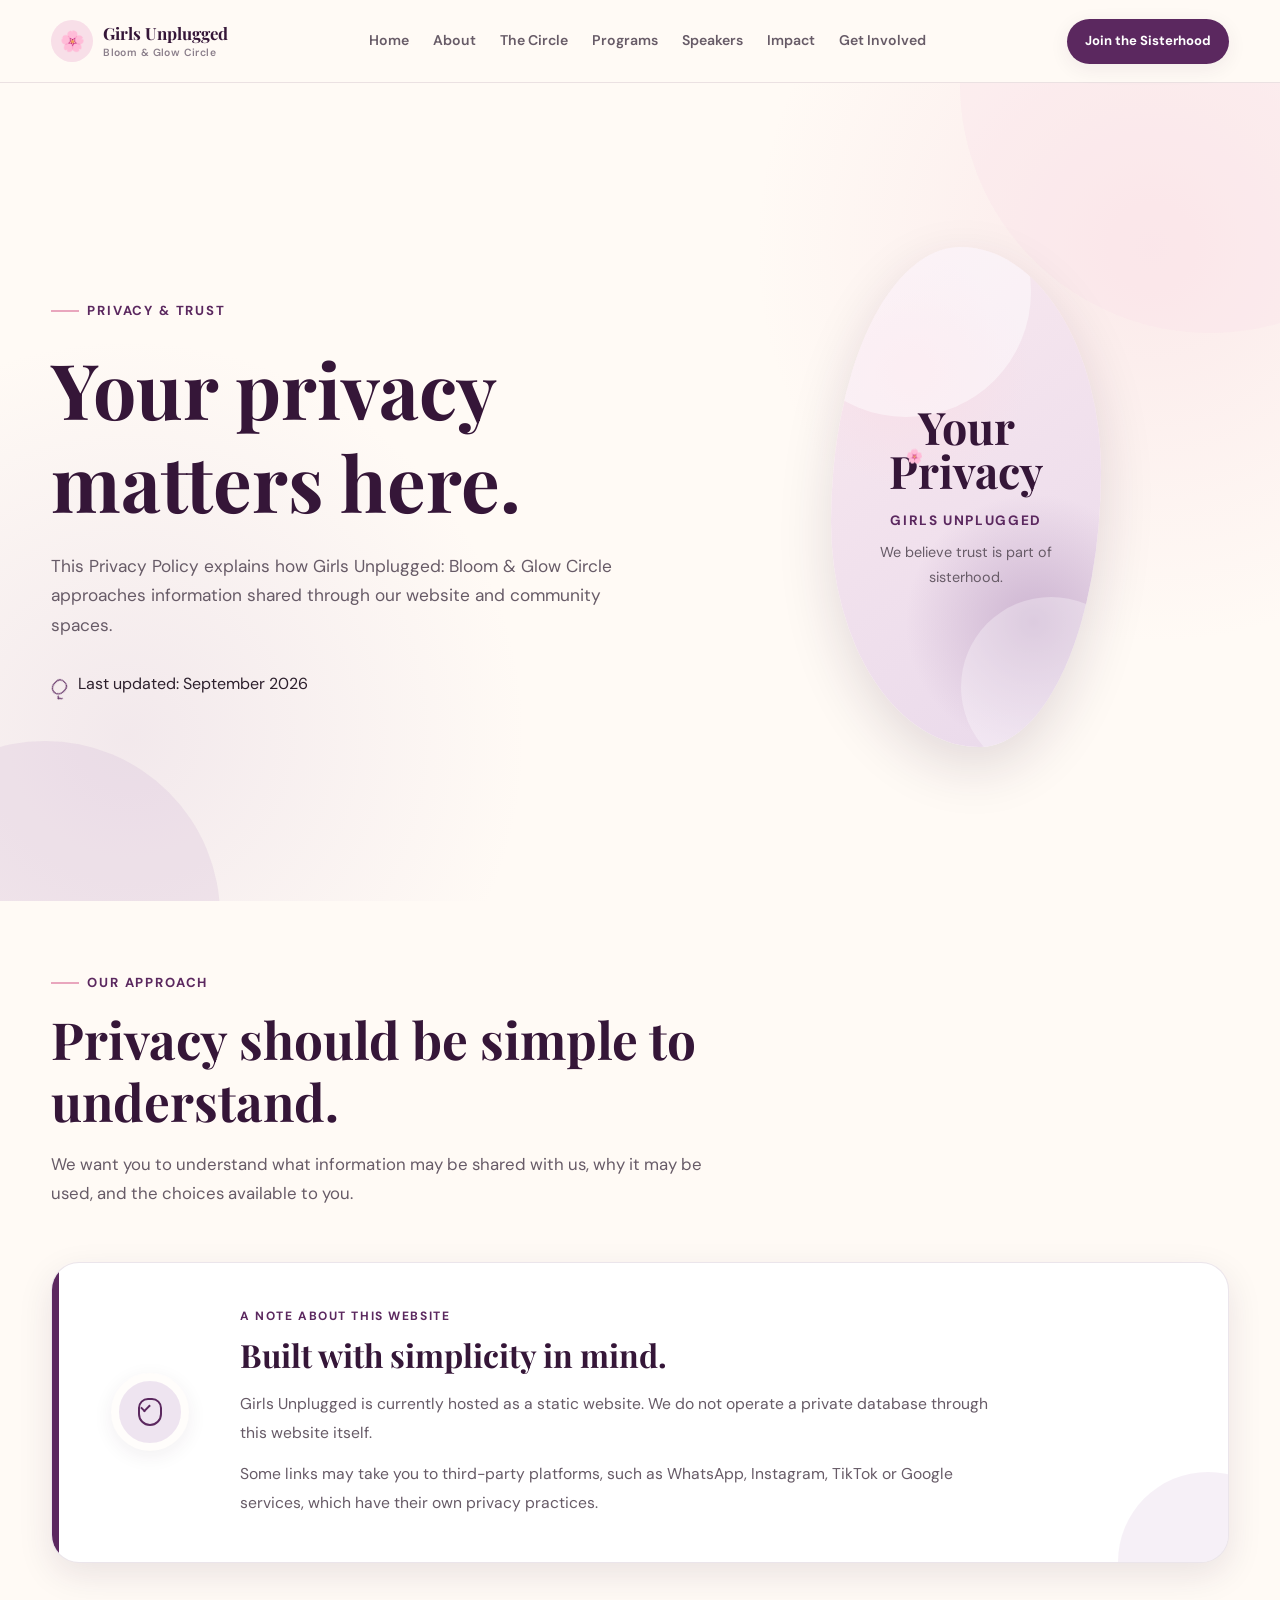
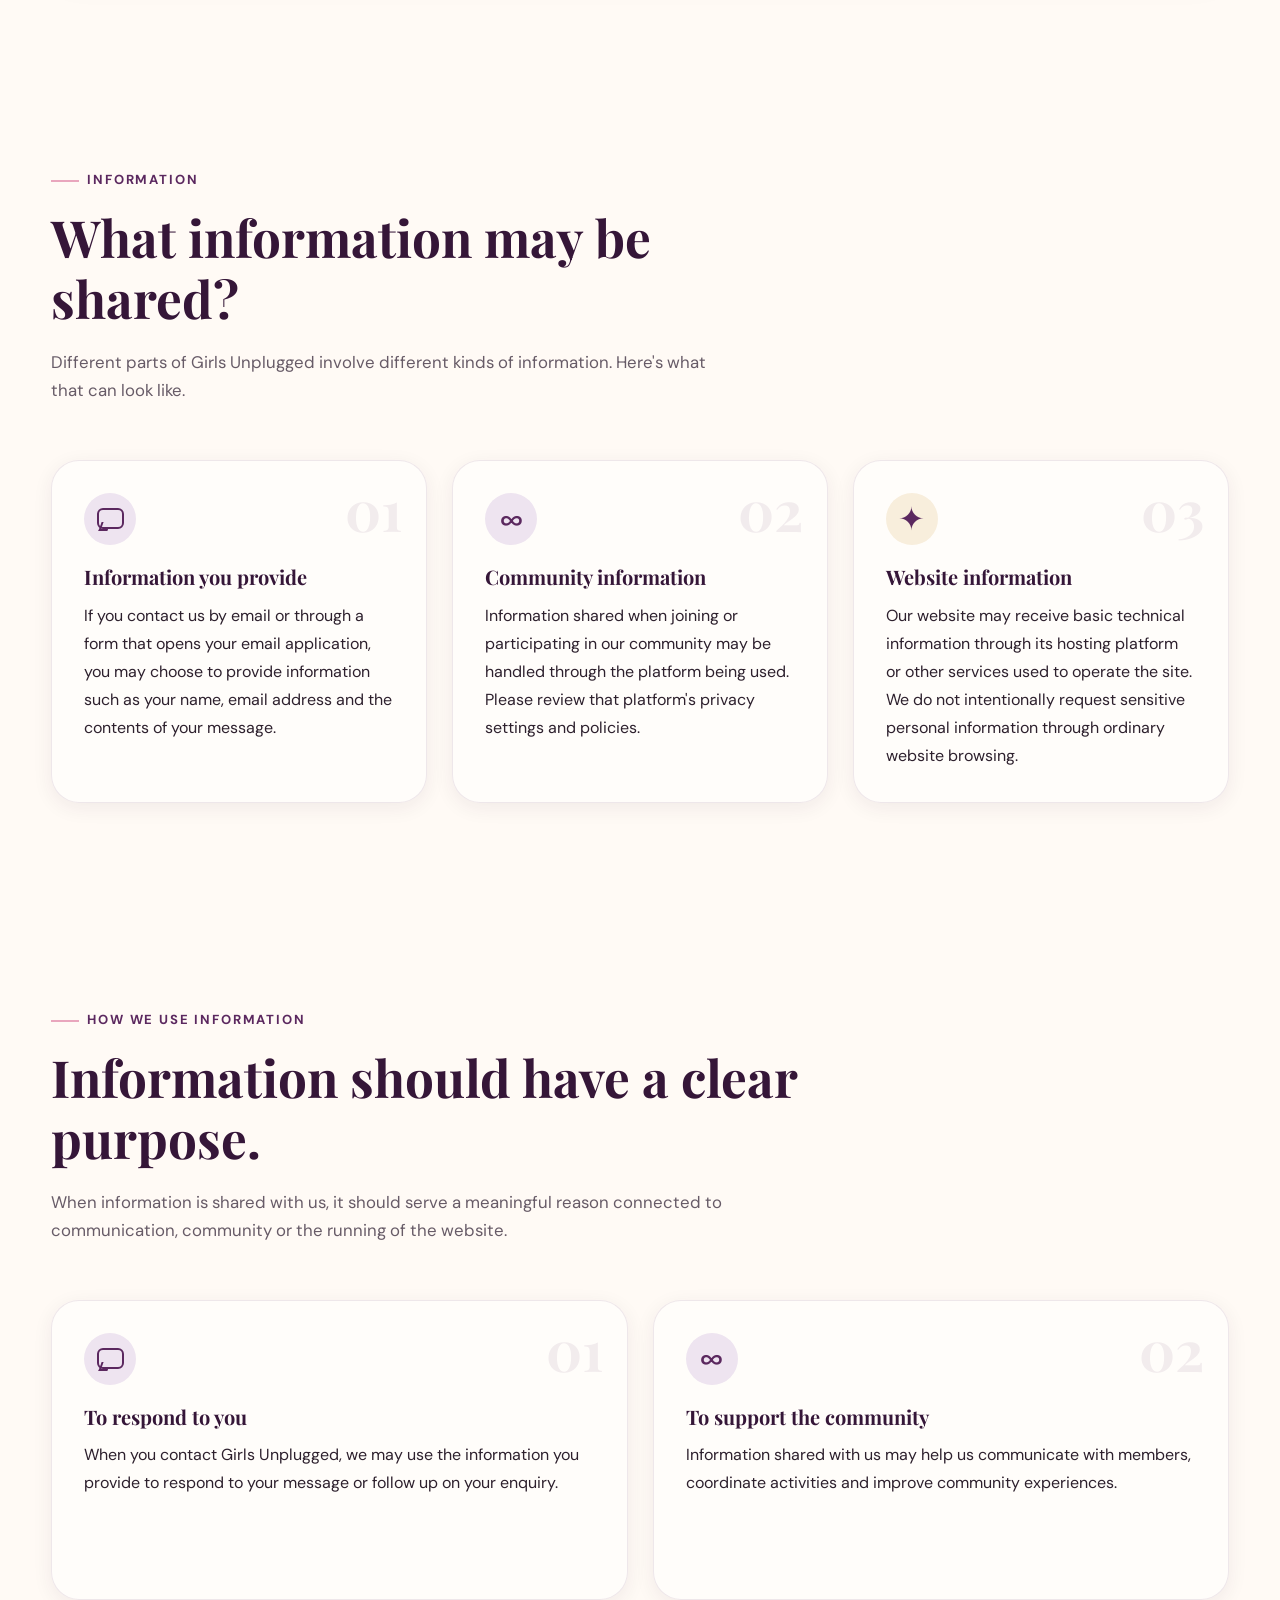
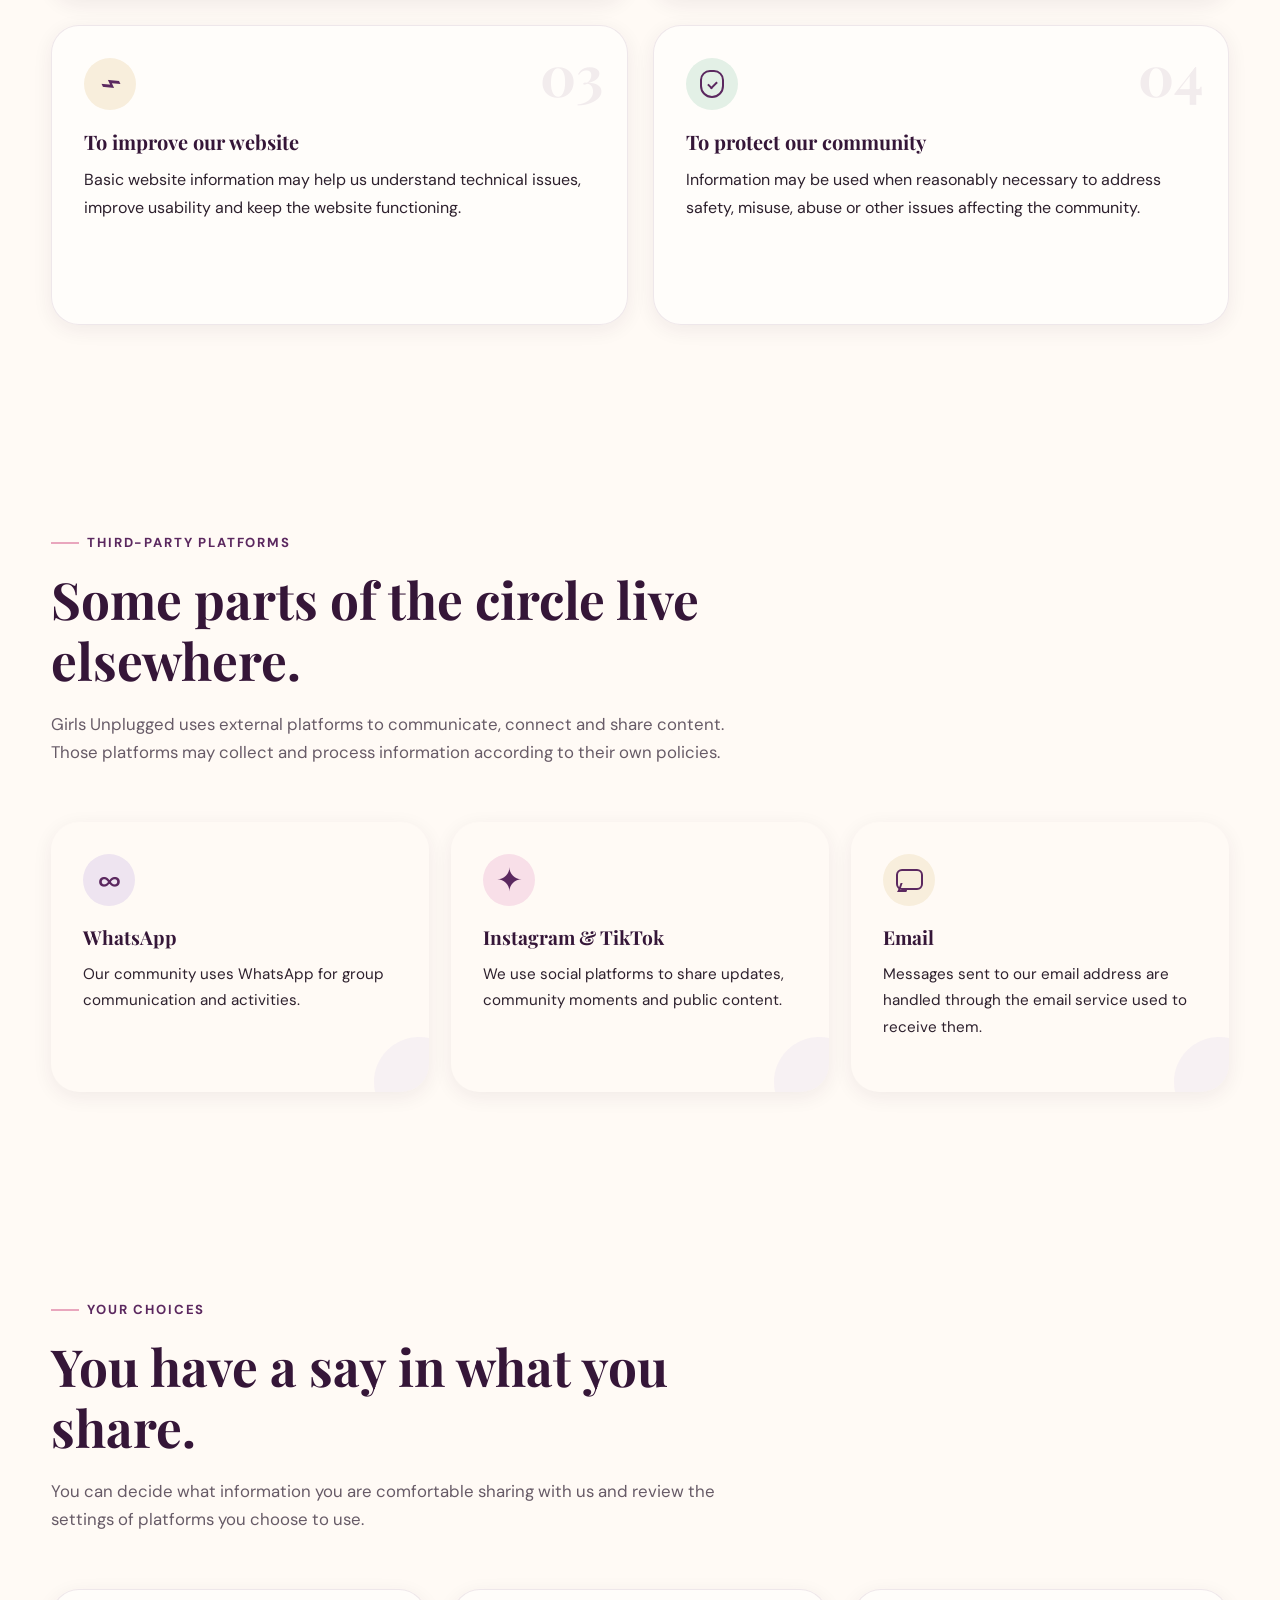
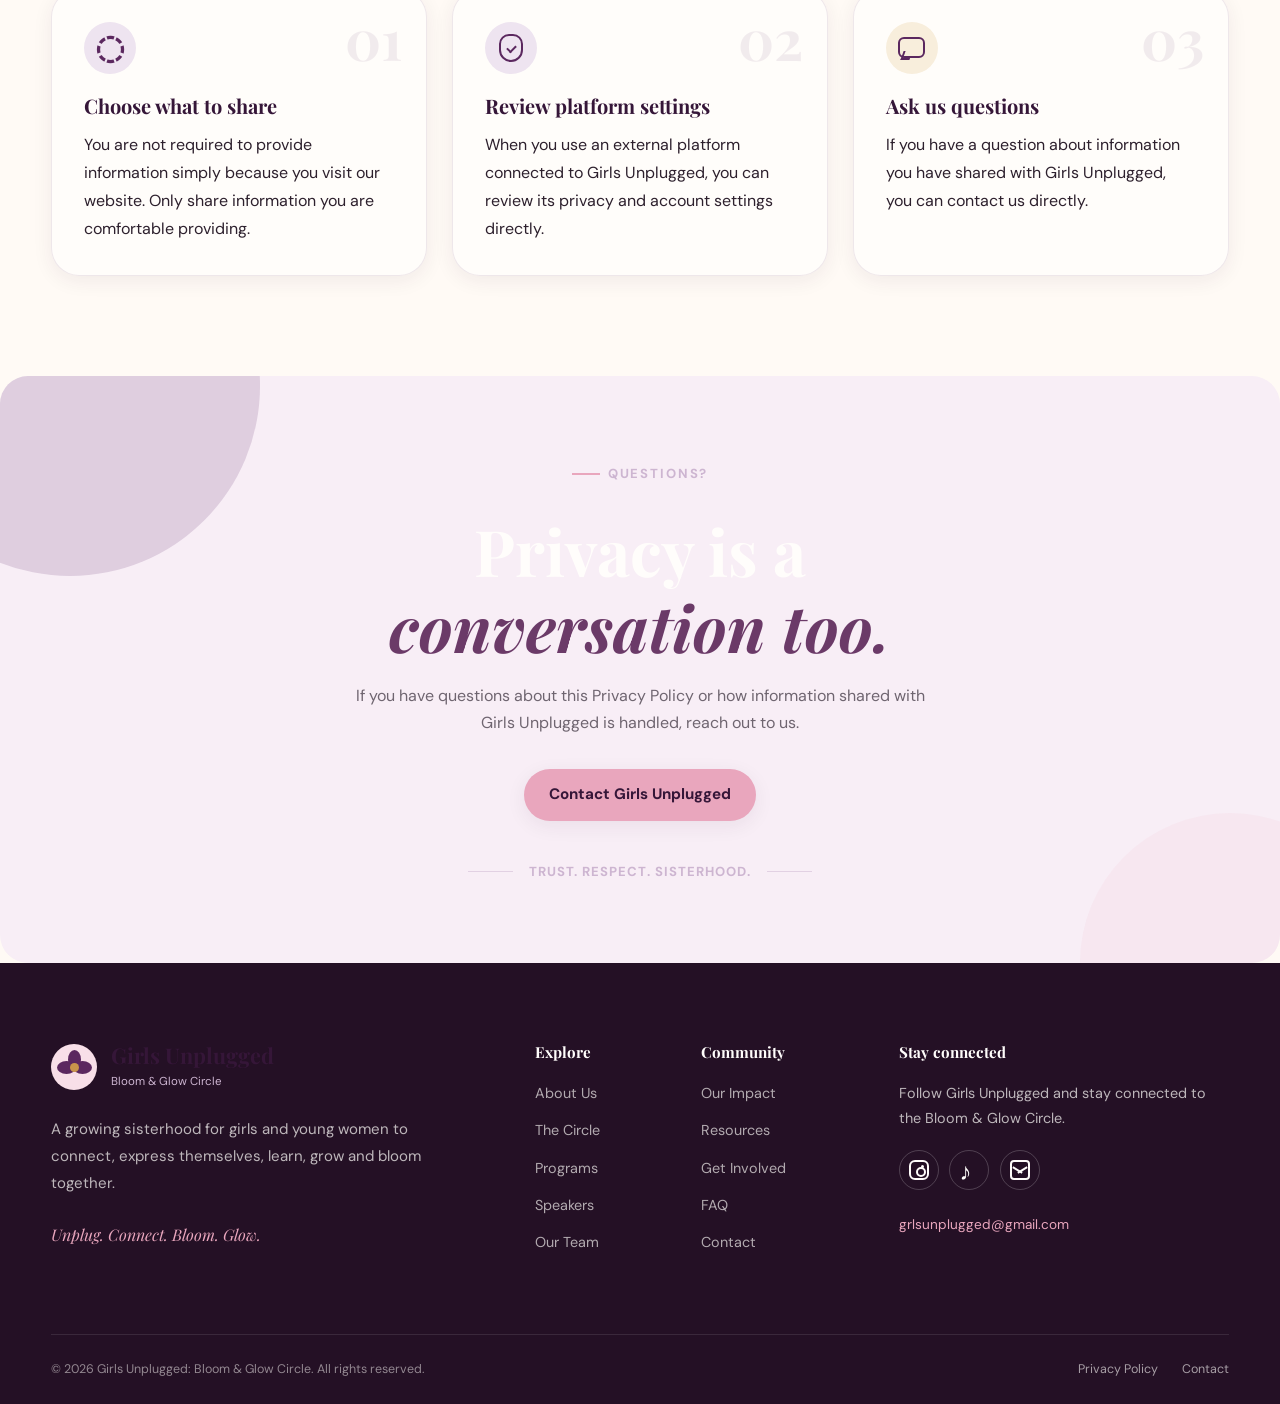
<file: privacy.html>
<!DOCTYPE html><html lang="en">
<head>
  <meta charset="UTF-8">
  <meta name="viewport" content="width=device-width, initial-scale=1.0"> 
  <title>Privacy Policy | Girls Unplugged</title>
  <meta
name="description"
content="Privacy Policy for Girls Unplugged: Bloom & Glow Circle."

«»

  <meta name="theme-color" content="#5b285f"> 
  <link rel="preconnect" href="https://fonts.googleapis.com">
  <link rel="preconnect" href="https://fonts.gstatic.com" crossorigin> 
  <link
    href="https://fonts.googleapis.com/css2?family=Caveat:wght@500;600;700&family=DM+Sans:wght@400;500;600;700&family=Playfair+Display:wght@500;600;700&display=swap"
    rel="stylesheet"
  > 
  <link rel="stylesheet" href="style.css">
  <link rel="stylesheet" href="responsive.css">
  <link rel="stylesheet" href="animations.css">
</head>
  <body> 
    <!-- =====================================
       HEADER / NAVIGATION
  ====================================== --> 
    <header class="site-header">
      <div class="container nav-container">

  <a
    href="index.html"
    class="site-logo"
    aria-label="Girls Unplugged home"
  >
    <span class="logo-mark">🌸</span>

    <span class="logo-text">
      <strong>Girls Unplugged</strong>
      <small>Bloom & Glow Circle</small>
    </span>
  </a>

  <nav class="nav-links" aria-label="Main navigation">

    <a href="index.html">Home</a>
    <a href="about.html">About</a>
    <a href="circle.html">The Circle</a>
    <a href="programs.html">Programs</a>
    <a href="speakers.html">Speakers</a>
    <a href="impact.html">Impact</a>
    <a href="get-involved.html">Get Involved</a>

  </nav>

  <a
    href="get-involved.html"
    class="btn btn-primary nav-cta"
  >
    Join the Sisterhood
  </a>

  <button
    class="menu-toggle"
    type="button"
    aria-label="Open navigation menu"
    aria-expanded="false"
    aria-controls="mobile-menu"
  >
    <span></span>
    <span></span>
    <span></span>
  </button>

</div>

<div class="mobile-menu" id="mobile-menu">

  <nav aria-label="Mobile navigation">

    <a href="index.html">Home</a>
    <a href="about.html">About</a>
    <a href="circle.html">The Circle</a>
    <a href="programs.html">Programs</a>
    <a href="speakers.html">Speakers</a>
    <a href="team.html">Our Team</a>
    <a href="impact.html">Our Impact</a>
    <a href="resources.html">Resources</a>
    <a href="get-involved.html">Get Involved</a>
    <a href="faq.html">FAQ</a>
    <a href="contact.html">Contact</a>

  </nav>

</div>

  </header> 
    <main>
      <!-- =====================================
     PRIVACY HERO
====================================== -->

<section class="hero privacy-hero">

  <div class="container hero-content">

    <div class="hero-text reveal">

      <span class="section-label">
        Privacy & Trust
      </span>

      <h1>
        Your privacy
        <span>matters here.</span>
      </h1>

      <p class="hero-description">
        This Privacy Policy explains how Girls Unplugged:
        Bloom & Glow Circle approaches information shared
        through our website and community spaces.
      </p>

      <div class="hero-note">

        <span
          class="hero-note-icon icon-safety"
          aria-hidden="true"
        ></span>

        <span>
          Last updated: September 2026
        </span> 

      </div>

    </div>


    <div class="hero-image reveal">

      <div class="hero-placeholder">

        <div class="hero-placeholder-content">

          <span
            class="hero-flower"
            aria-hidden="true"
          >
            🌸
          </span>

          <strong>
            Your Privacy
          </strong>

          <span>
            Girls Unplugged
          </span>

          <small>
            We believe trust is part of sisterhood.
          </small>

        </div>

      </div>

    </div>

  </div>

</section>


<!-- =====================================
     OUR APPROACH
====================================== -->

<section class="section">

  <div class="container">

    <div class="section-heading reveal">

      <span class="section-label">
        Our Approach
      </span>

      <h2>
        Privacy should be
        <span>simple to understand.</span>
      </h2>

      <p>
        We want you to understand what information may be
        shared with us, why it may be used, and the choices
        available to you.
      </p>

    </div>


    <div class="card privacy-note-card reveal">

      <div class="privacy-note-icon-wrap">

        <span
          class="why-icon icon-safety"
          aria-hidden="true"
        ></span>

      </div>

      <div class="privacy-note-content">

        <span class="privacy-card-eyebrow">
          A note about this website
        </span>

        <h3>
          Built with simplicity in mind.
        </h3>

        <p>
          Girls Unplugged is currently hosted as a static
          website. We do not operate a private database
          through this website itself.
        </p>

        <p>
          Some links may take you to third-party platforms,
          such as WhatsApp, Instagram, TikTok or Google
          services, which have their own privacy practices.
        </p>

      </div>

    </div>

  </div>

</section>


<!-- =====================================
     INFORMATION WE MAY RECEIVE
====================================== -->

<section class="section section-soft">

  <div class="container">

    <div class="section-heading reveal">

      <span class="section-label">
        Information
      </span>

      <h2>
        What information
        <span>may be shared?</span>
      </h2>

      <p>
        Different parts of Girls Unplugged involve different
        kinds of information. Here's what that can look like.
      </p>

    </div>


    <div class="grid grid-3 privacy-card-grid">

      <article class="why-card reveal">

        <span class="why-number">
          01
        </span>

        <span
          class="why-icon icon-message"
          aria-hidden="true"
        ></span>

        <h3>
          Information you provide
        </h3>

        <p>
          If you contact us by email or through a form that
          opens your email application, you may choose to
          provide information such as your name, email
          address and the contents of your message.
        </p>

      </article>


      <article class="why-card reveal">

        <span class="why-number">
          02
        </span>

        <span
          class="why-icon icon-connection"
          aria-hidden="true"
        ></span>

        <h3>
          Community information
        </h3>

        <p>
          Information shared when joining or participating
          in our community may be handled through the
          platform being used. Please review that
          platform's privacy settings and policies.
        </p>

      </article>


      <article class="why-card reveal">

        <span class="why-number">
          03
        </span>

        <span
          class="why-icon icon-star"
          aria-hidden="true"
        ></span>

        <h3>
          Website information
        </h3>

        <p>
          Our website may receive basic technical
          information through its hosting platform or other
          services used to operate the site.
        </p>

        <p>
          We do not intentionally request sensitive
          personal information through ordinary website
          browsing.
        </p>

      </article>

    </div>

  </div>

</section>


<!-- =====================================
     HOW INFORMATION IS USED
====================================== -->

<section class="section">

  <div class="container">

    <div class="section-heading reveal">

      <span class="section-label">
        How We Use Information
      </span>

      <h2>
        Information should have
        <span>a clear purpose.</span>
      </h2>

      <p>
        When information is shared with us, it should serve a
        meaningful reason connected to communication,
        community or the running of the website.
      </p>

    </div>


    <div class="grid grid-2 privacy-use-grid">

      <article class="why-card reveal">

        <span class="why-number">
          01
        </span>

        <span
          class="why-icon icon-message"
          aria-hidden="true"
        ></span>

        <h3>
          To respond to you
        </h3>

        <p>
          When you contact Girls Unplugged, we may use the
          information you provide to respond to your message
          or follow up on your enquiry.
        </p>

      </article>


      <article class="why-card reveal">

        <span class="why-number">
          02
        </span>

        <span
          class="why-icon icon-connection"
          aria-hidden="true"
        ></span>

        <h3>
          To support the community
        </h3>

        <p>
          Information shared with us may help us communicate
          with members, coordinate activities and improve
          community experiences.
        </p>

      </article>


      <article class="why-card reveal">

        <span class="why-number">
          03
        </span>

        <span
          class="why-icon icon-growth"
          aria-hidden="true"
        ></span>

        <h3>
          To improve our website
        </h3>

        <p>
          Basic website information may help us understand
          technical issues, improve usability and keep the
          website functioning.
        </p>

      </article>


      <article class="why-card reveal">

        <span class="why-number">
          04
        </span>

        <span
          class="why-icon icon-safety"
          aria-hidden="true"
        ></span>

        <h3>
          To protect our community
        </h3>

        <p>
          Information may be used when reasonably necessary
          to address safety, misuse, abuse or other issues
          affecting the community.
        </p>

      </article>

    </div>

  </div>

</section>


<!-- =====================================
     THIRD-PARTY PLATFORMS
====================================== -->

<section class="section section-soft">

  <div class="container">

    <div class="section-heading reveal">

      <span class="section-label">
        Third-Party Platforms
      </span>

      <h2>
        Some parts of the
        <span>circle live elsewhere.</span>
      </h2>

      <p>
        Girls Unplugged uses external platforms to
        communicate, connect and share content. Those
        platforms may collect and process information
        according to their own policies.
      </p>

    </div>


    <div class="grid grid-3 privacy-platform-grid">

      <article class="value-card reveal">

        <span
          class="value-icon icon-connection"
          aria-hidden="true"
        ></span>

        <h3>
          WhatsApp
        </h3>

        <p>
          Our community uses WhatsApp for group
          communication and activities.
        </p>

      </article>


      <article class="value-card reveal">

        <span
          class="value-icon icon-star"
          aria-hidden="true"
        ></span>

        <h3>
          Instagram & TikTok
        </h3>

        <p>
          We use social platforms to share updates,
          community moments and public content.
        </p>

      </article>


      <article class="value-card reveal">

        <span
          class="value-icon icon-message"
          aria-hidden="true"
        ></span>

        <h3>
          Email
        </h3>

        <p>
          Messages sent to our email address are handled
          through the email service used to receive them.
        </p>

      </article>

    </div>

  </div>

</section>


<!-- =====================================
     YOUR CHOICES
====================================== -->

<section class="section">

  <div class="container">

    <div class="section-heading reveal">

      <span class="section-label">
        Your Choices
      </span>

      <h2>
        You have a say in
        <span>what you share.</span>
      </h2>

      <p>
        You can decide what information you are comfortable
        sharing with us and review the settings of platforms
        you choose to use.
      </p>

    </div>


    <div class="grid grid-3 privacy-choice-grid">

      <article class="why-card reveal">

        <span class="why-number">
          01
        </span>

        <span
          class="why-icon icon-voice"
          aria-hidden="true"
        ></span>

        <h3>
          Choose what to share
        </h3>

        <p>
          You are not required to provide information simply
          because you visit our website. Only share
          information you are comfortable providing.
        </p>

      </article>


      <article class="why-card reveal">

        <span class="why-number">
          02
        </span>

        <span
          class="why-icon icon-safety"
          aria-hidden="true"
        ></span>

        <h3>
          Review platform settings
        </h3>

        <p>
          When you use an external platform connected to
          Girls Unplugged, you can review its privacy and
          account settings directly.
        </p>

      </article>


      <article class="why-card reveal">

        <span class="why-number">
          03
        </span>

        <span
          class="why-icon icon-message"
          aria-hidden="true"
        ></span>

        <h3>
          Ask us questions
        </h3>

        <p>
          If you have a question about information you have
          shared with Girls Unplugged, you can contact us
          directly.
        </p>

      </article>

    </div>

  </div>

</section>


<!-- =====================================
     FINAL CTA
====================================== -->

<section class="section final-cta-section">

  <div class="container">

    <div class="final-cta-content reveal">

      <span class="section-label">
        Questions?
      </span>

      <h2>
        Privacy is a
        <span>conversation too.</span>
      </h2>

      <p>
        If you have questions about this Privacy Policy or
        how information shared with Girls Unplugged is
        handled, reach out to us.
      </p>

      <div class="final-cta-buttons">

        <a
          href="mailto:grlsunplugged@gmail.com"
          class="btn btn-primary"
        >
          Contact Girls Unplugged
        </a>

      </div>

      <div class="final-cta-note">

        <span class="cta-line"></span>

        <span>
          Trust. Respect. Sisterhood.
        </span>

        <span class="cta-line"></span>

      </div>

    </div>

  </div>

</section>

  </main>  <!-- =====================================
       FOOTER
  ====================================== -->  <footer class="site-footer"><div class="container">

  <div class="footer-main">

    <div class="footer-brand">

      <a href="index.html" class="footer-logo">

        <span
          class="footer-logo-mark"
          aria-hidden="true"
        >
          <span class="flower-petal"></span>
          <span class="flower-petal"></span>
          <span class="flower-petal"></span>
          <span class="flower-center"></span>
        </span>

        <span>
          <strong>Girls Unplugged</strong>
          <small>Bloom & Glow Circle</small>
        </span>

      </a>

      <p>
        A growing sisterhood for girls and young women to
        connect, express themselves, learn, grow and bloom
        together.
      </p>

      <p class="footer-motto">
       Unplug. Connect. Bloom. Glow.
      </p>

    </div>


    <div class="footer-links">

      <div class="footer-column">

        <h3>Explore</h3>

        <a href="about.html">About Us</a>
        <a href="circle.html">The Circle</a>
        <a href="programs.html">Programs</a>
        <a href="speakers.html">Speakers</a>
        <a href="team.html">Our Team</a>

      </div>


      <div class="footer-column">

        <h3>Community</h3>

        <a href="impact.html">Our Impact</a>
        <a href="resources.html">Resources</a>
        <a href="get-involved.html">Get Involved</a>
        <a href="faq.html">FAQ</a>
        <a href="contact.html">Contact</a>

      </div>

    </div>


    <div class="footer-connect">

      <h3>Stay connected</h3>

      <p>
        Follow Girls Unplugged and stay connected to the
        Bloom & Glow Circle.
      </p>

      <div class="footer-socials">

        <a
          href="https://www.instagram.com/grls_unplugged"
          target="_blank"
          rel="noopener noreferrer"
          aria-label="Girls Unplugged on Instagram"
        >
          <span
            class="social-icon social-instagram"
            aria-hidden="true"
          ></span>
        </a>

        <a
          href="https://www.tiktok.com/@grls.unplugged"
          target="_blank"
          rel="noopener noreferrer"
          aria-label="Girls Unplugged on TikTok"
        >
          <span
            class="social-icon social-tiktok"
            aria-hidden="true"
          ></span>
        </a>

        <a
          href="mailto:grlsunplugged@gmail.com"
          aria-label="Email Girls Unplugged"
        >
          <span
            class="social-icon social-email"
            aria-hidden="true"
          ></span>
        </a>

      </div>

      <a
        href="mailto:grlsunplugged@gmail.com"
        class="footer-email"
      >
        grlsunplugged@gmail.com
      </a>

    </div>

  </div>


  <div class="footer-bottom">

    <p>
      © <span data-current-year></span>
      Girls Unplugged: Bloom & Glow Circle.
      All rights reserved.
    </p>

    <div class="footer-bottom-links">

      <a href="privacy.html">
        Privacy Policy
      </a>

      <a href="contact.html">
        Contact
      </a>

    </div>

  </div>

</div>

  </footer>  <script src="script.js"></script>  <script src="navigation.js"></script>
</body>
</html>
</file>
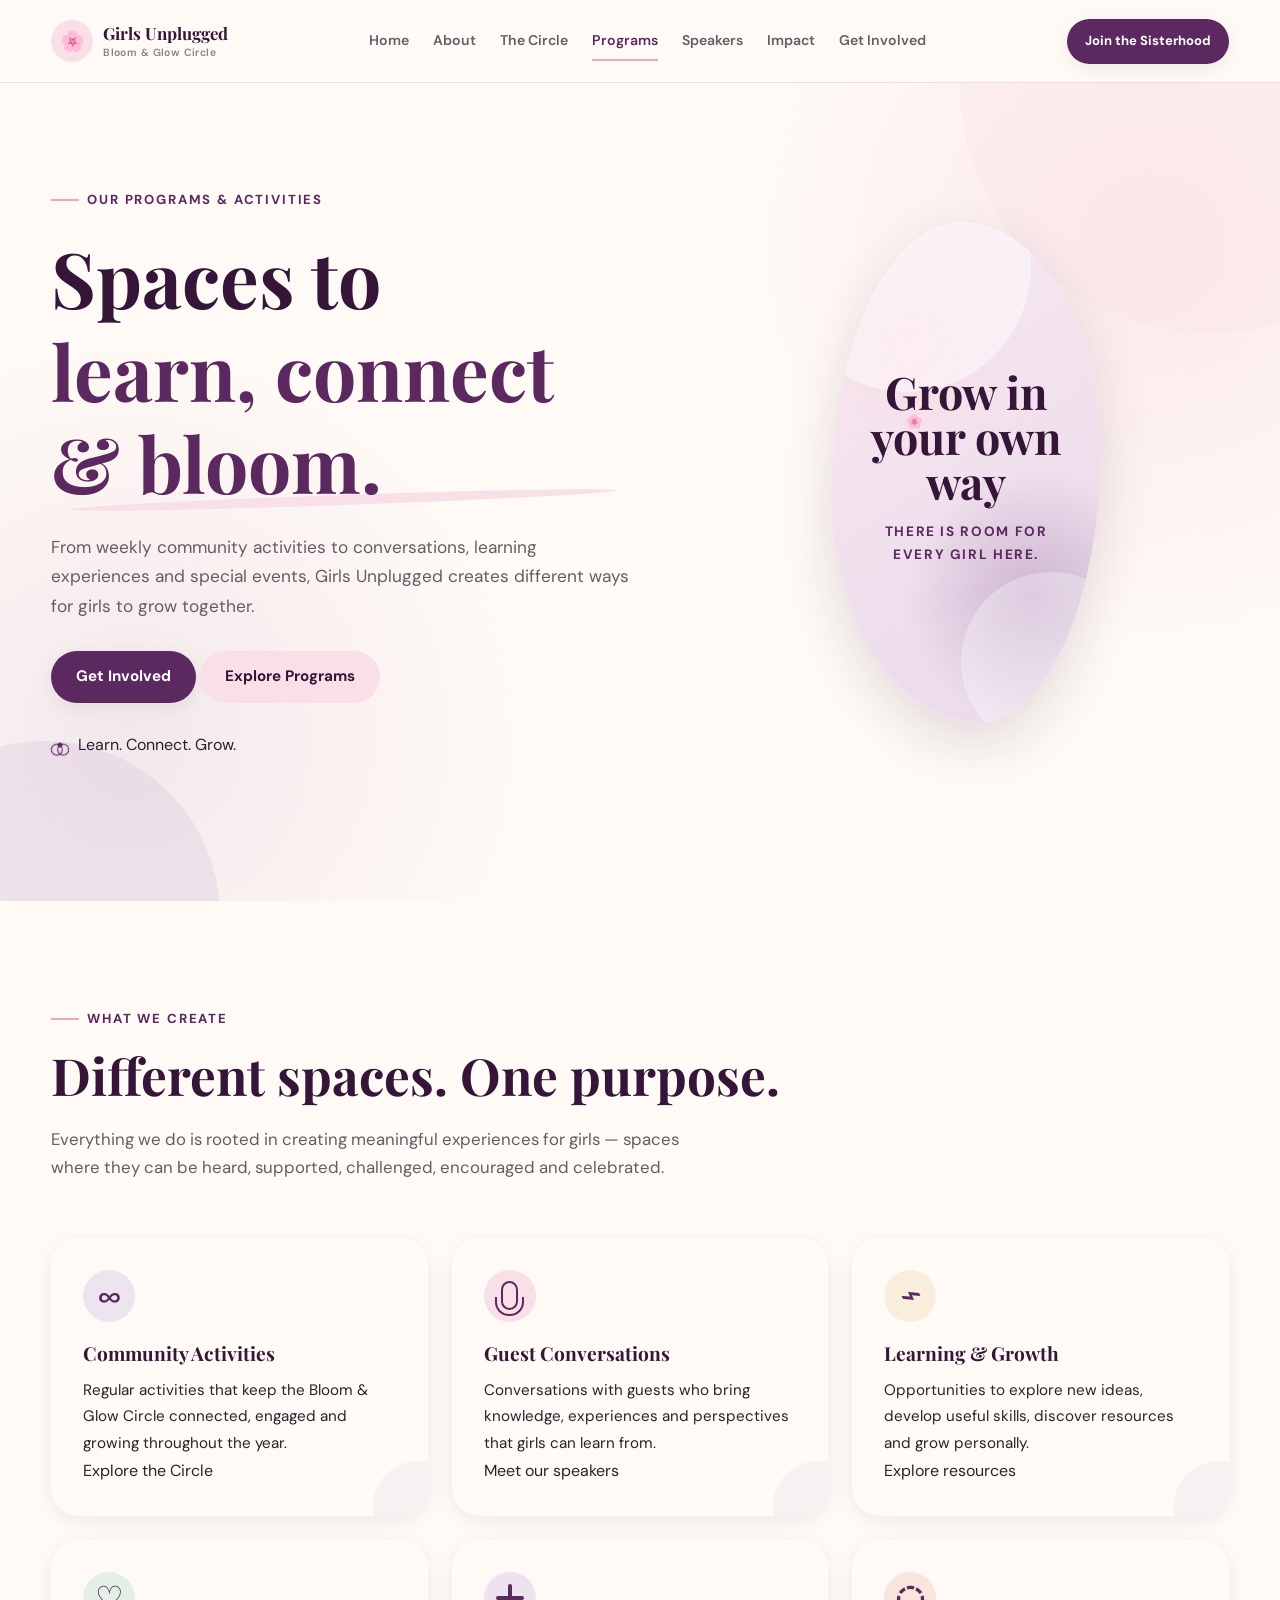
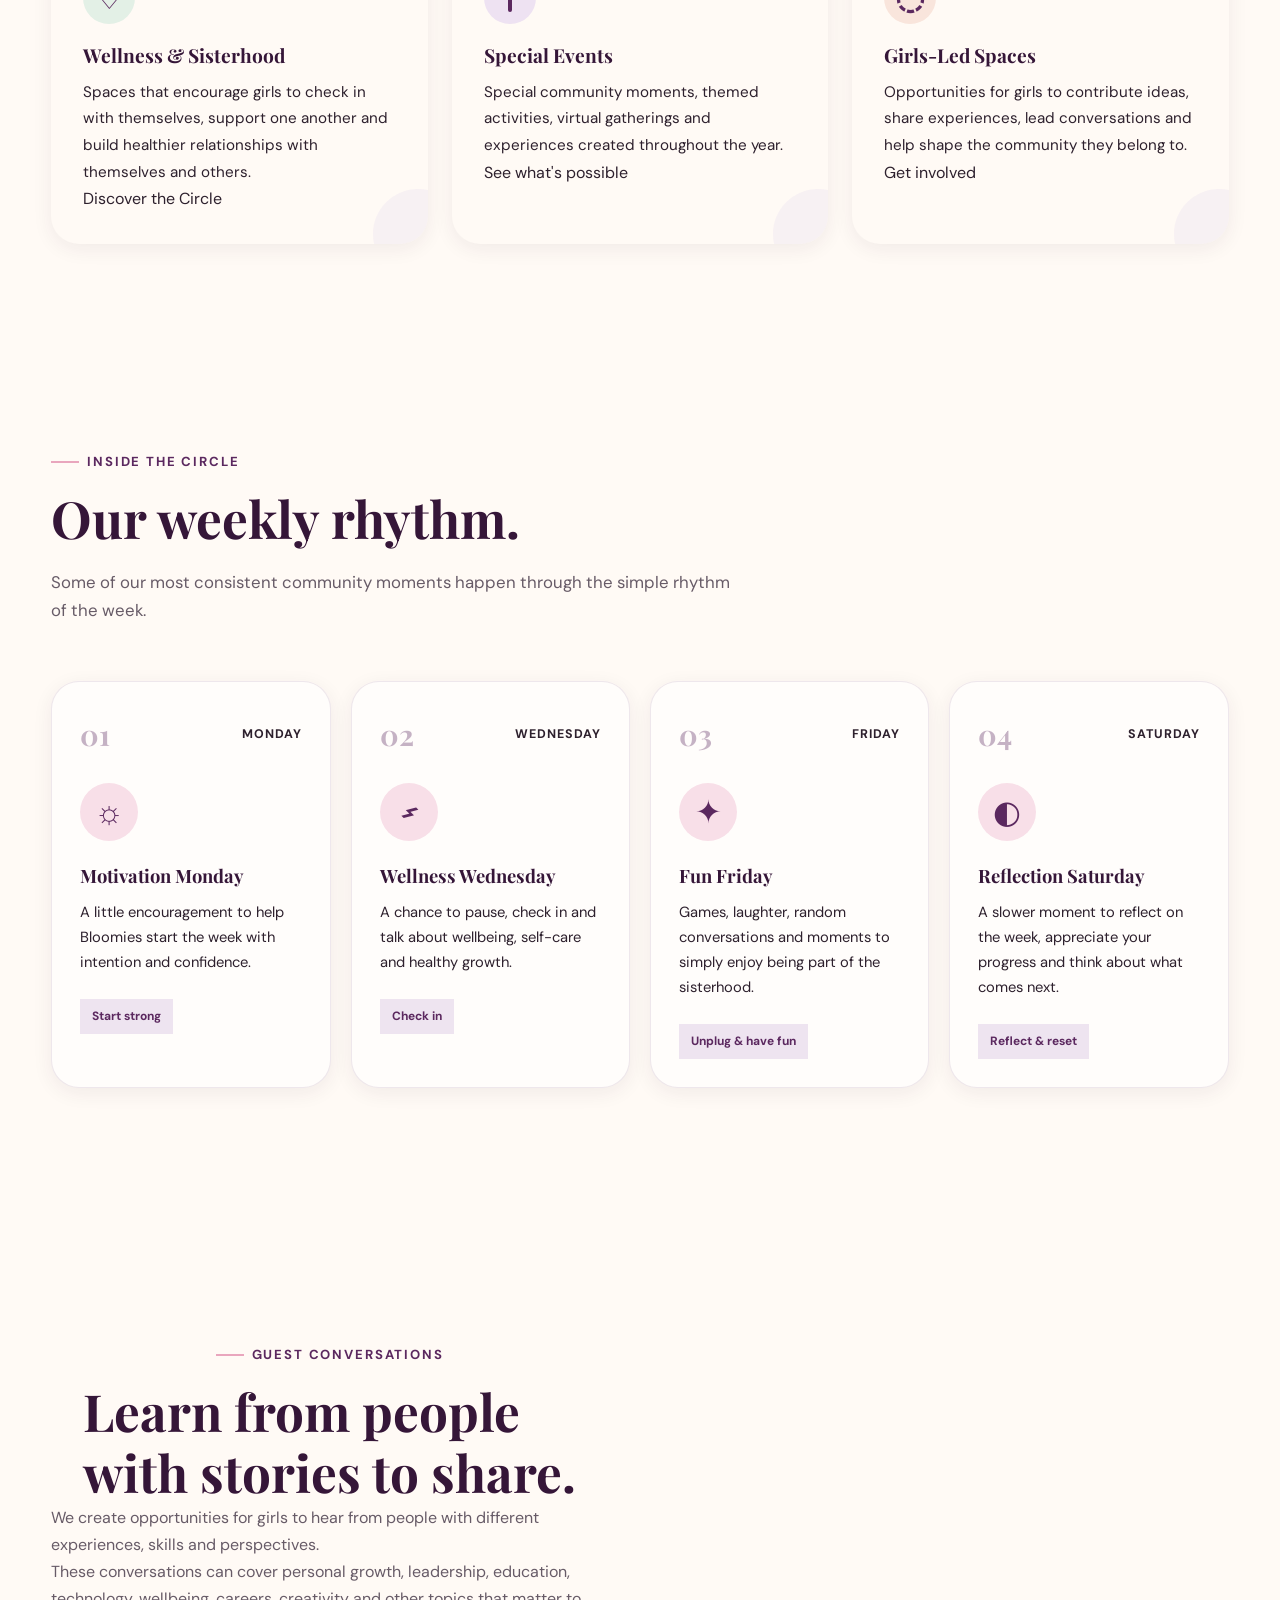
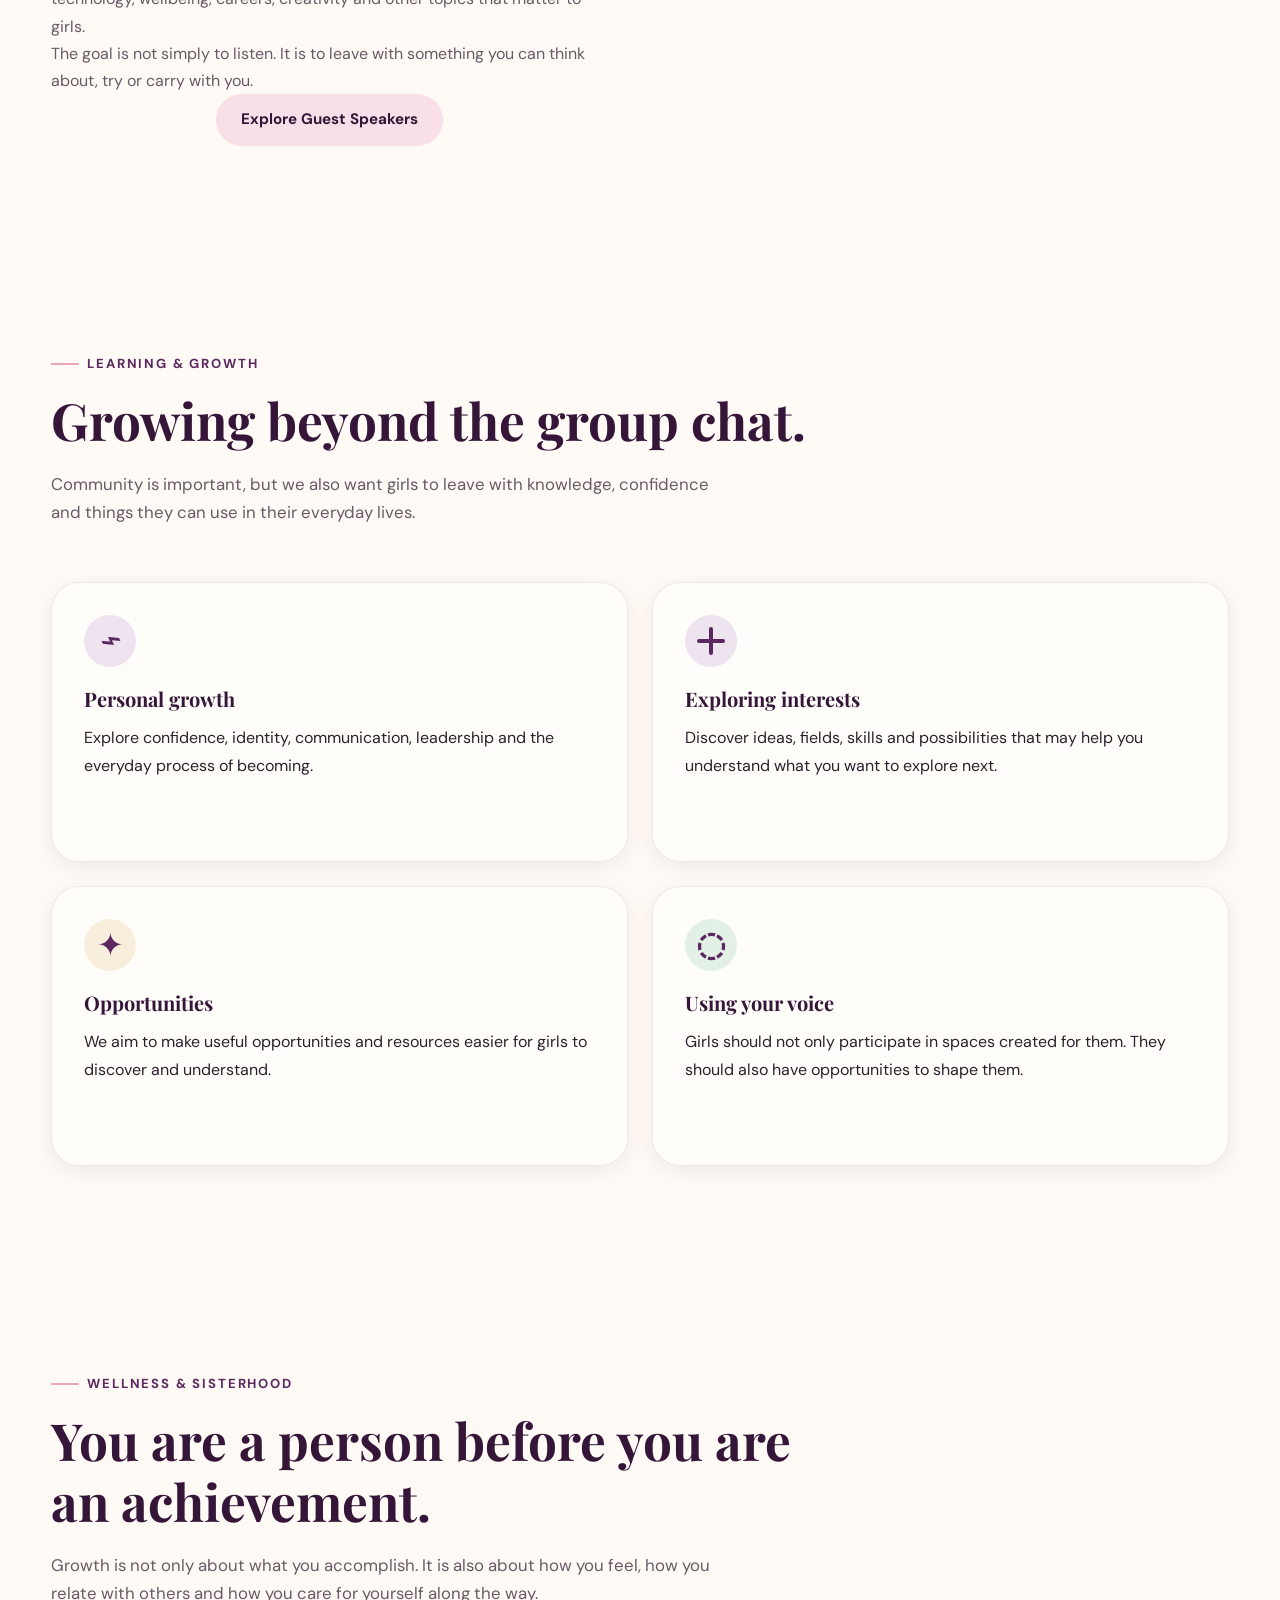
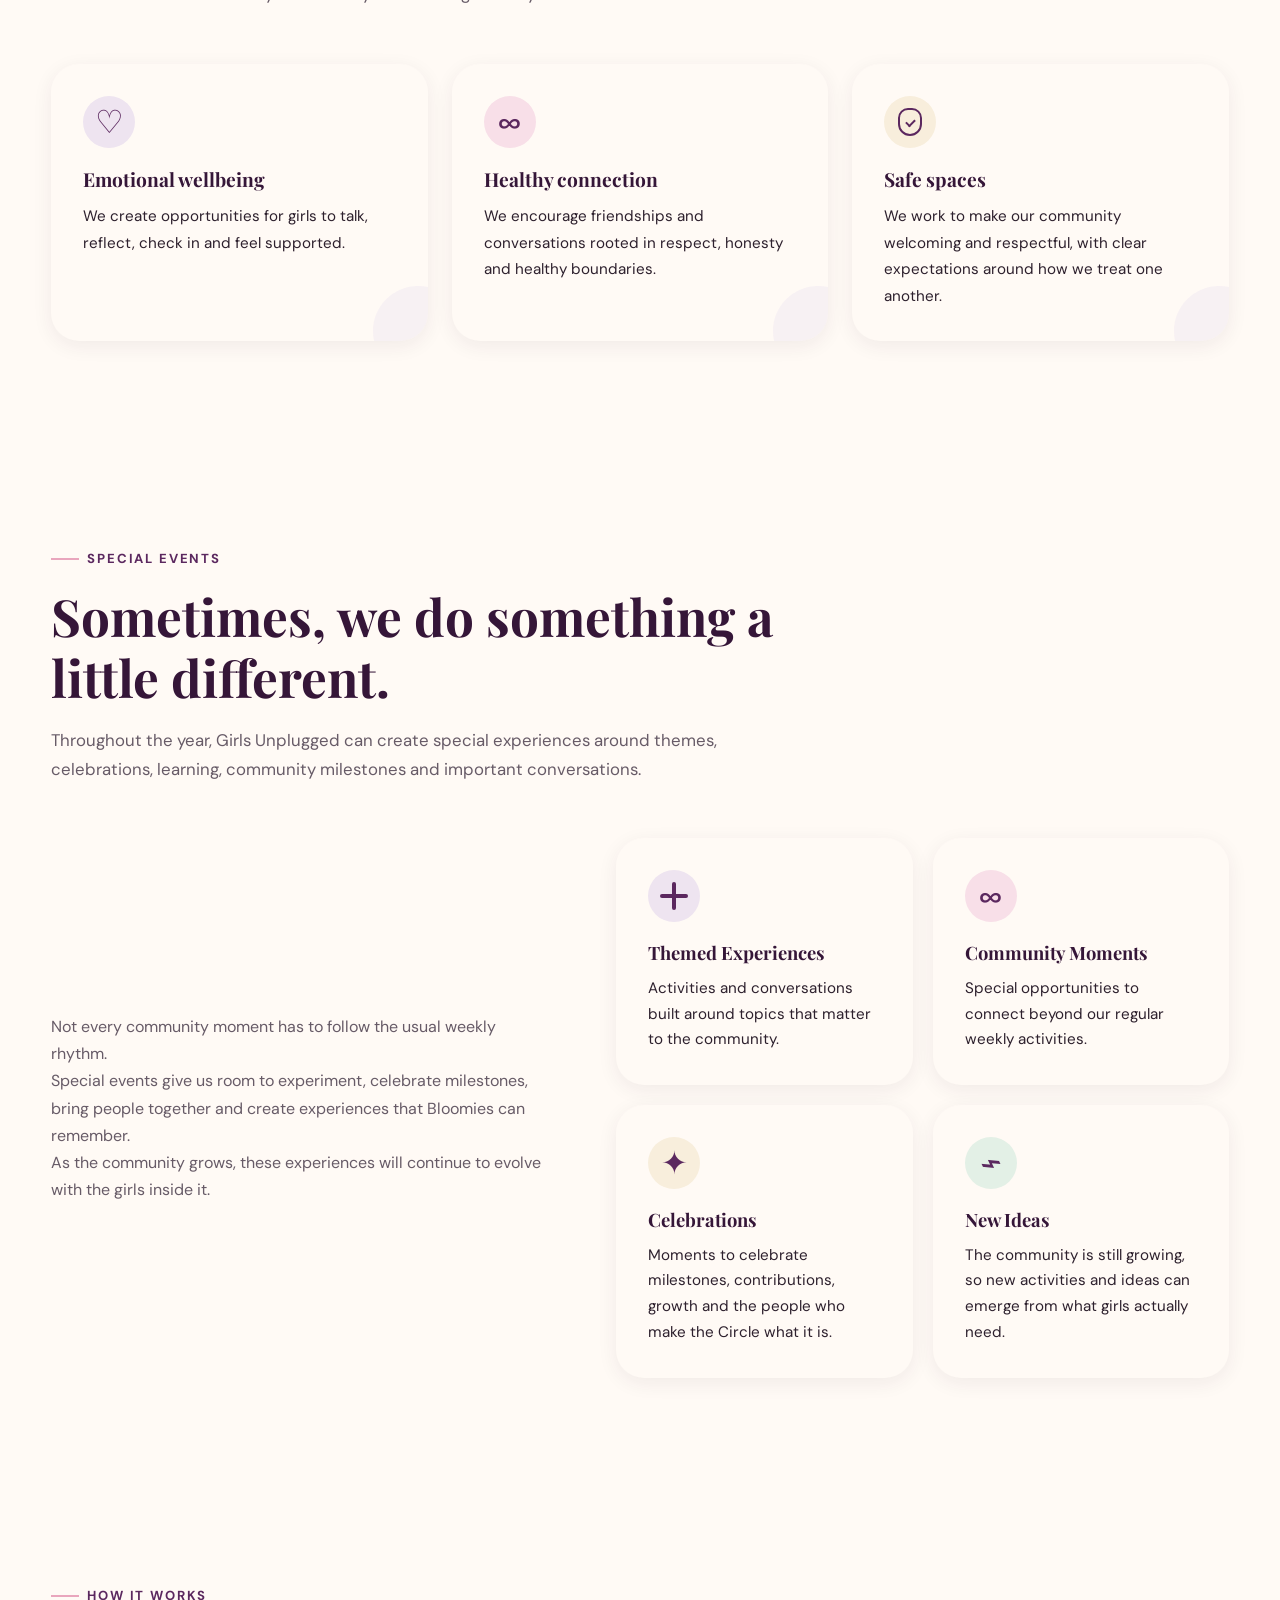
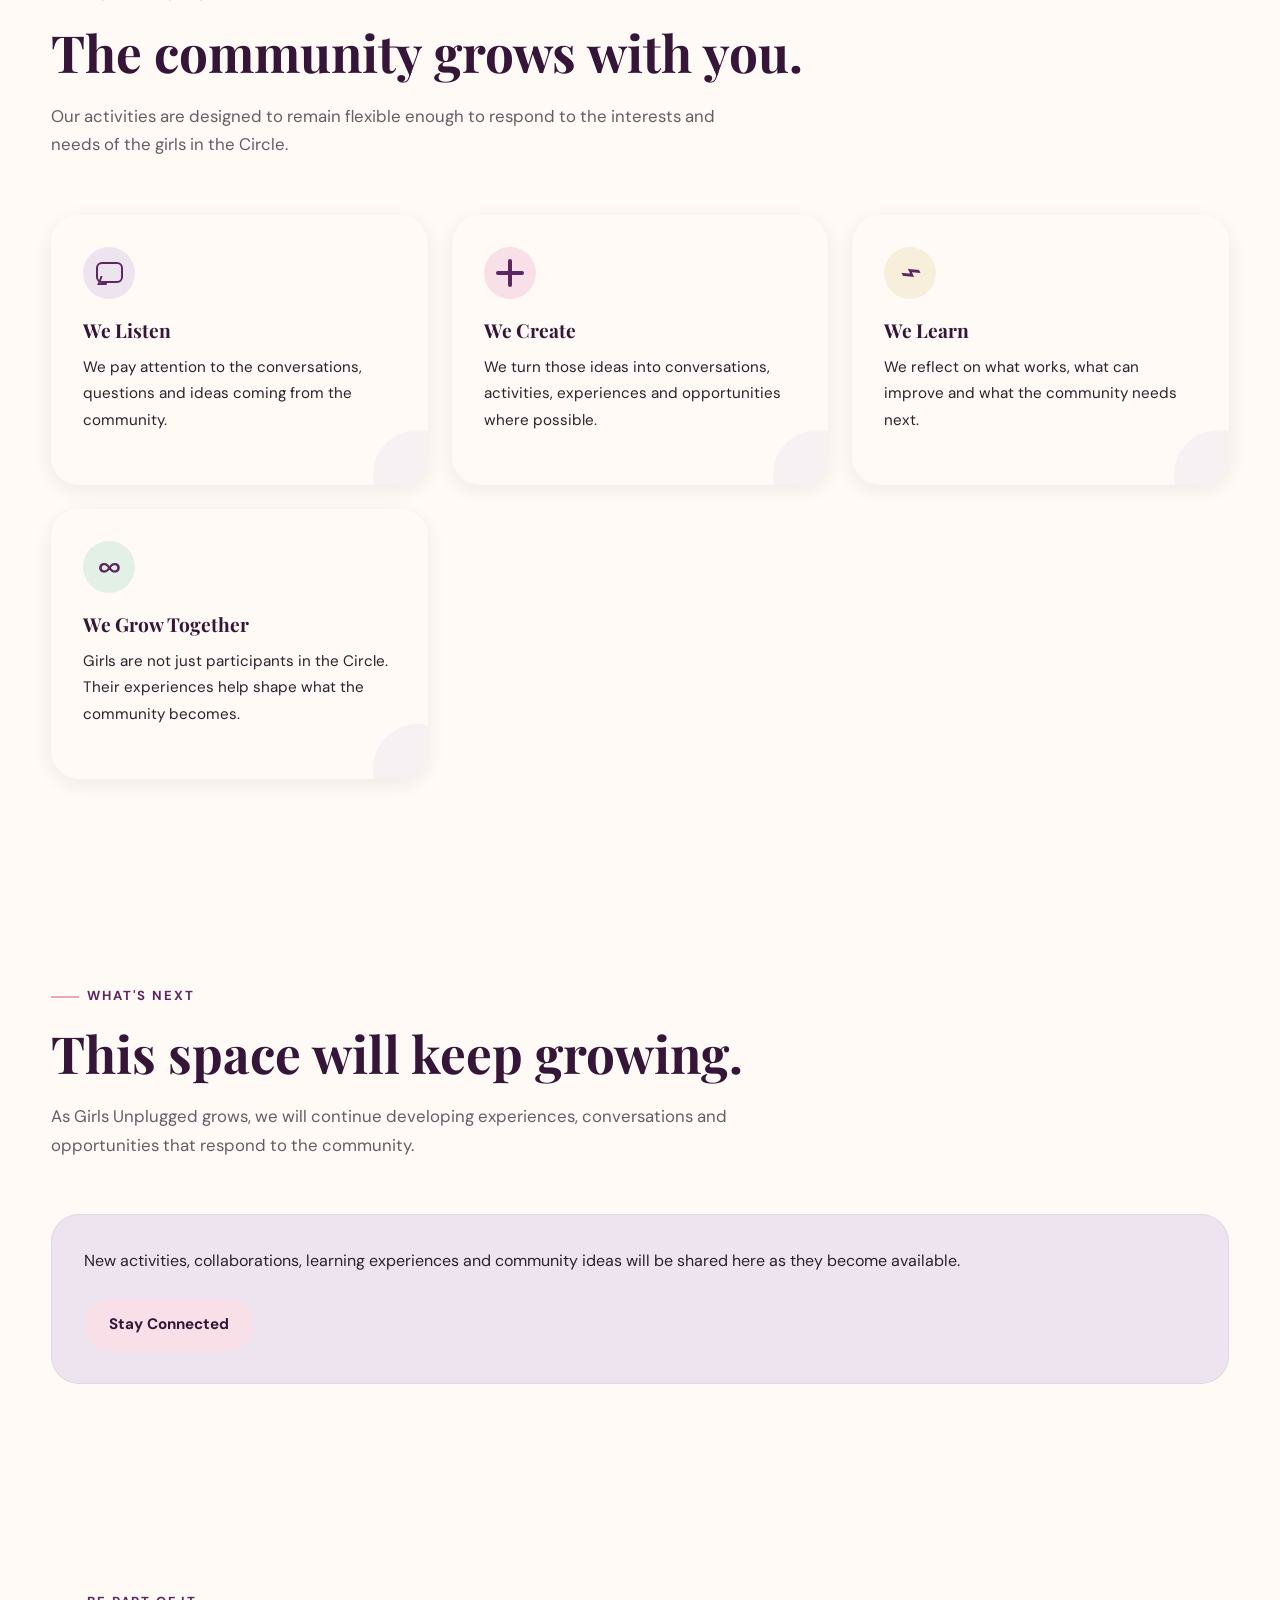
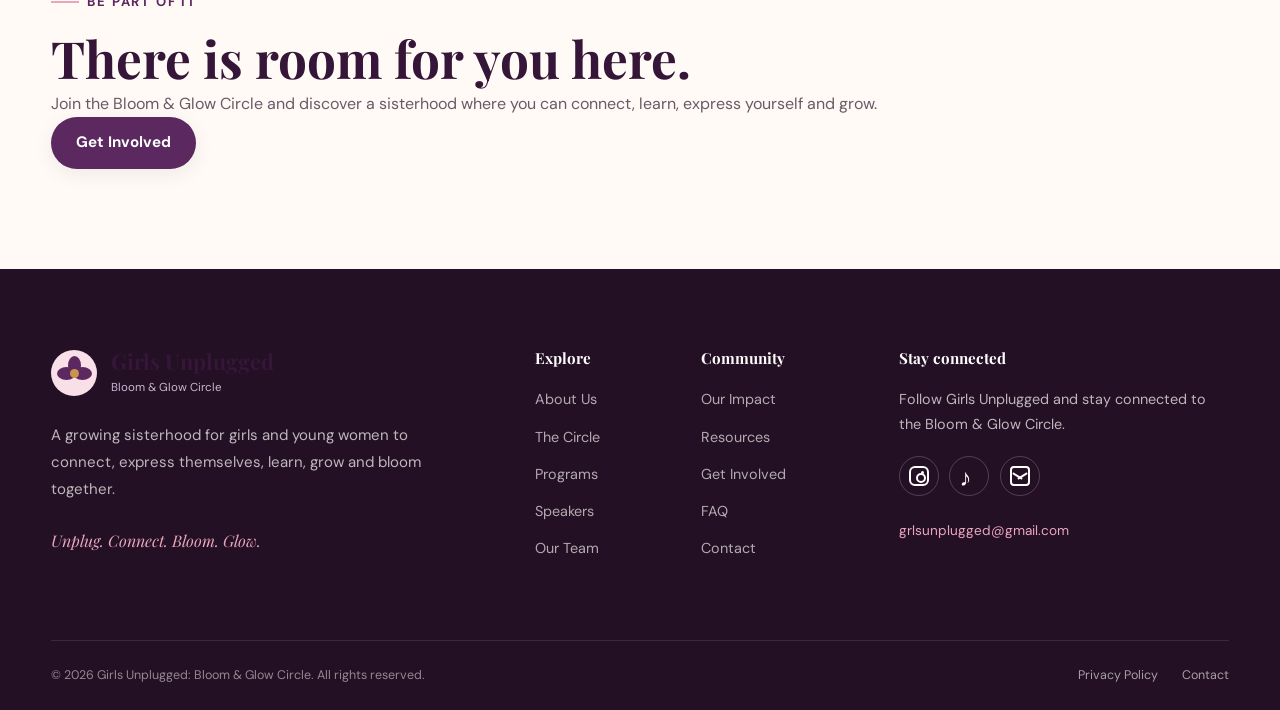
<file: programs.html>
<!DOCTYPE html>
<html lang="en">
<head>
  <meta charset="UTF-8">
  <meta name="viewport" content="width=device-width, initial-scale=1.0">

  <title>Programs | Girls Unplugged</title>

  <meta
    name="description"
    content="Explore Girls Unplugged programs, activities and spaces created to help girls connect, learn, grow and bloom together."
  >

  <meta
    name="keywords"
    content="Girls Unplugged programs, girls empowerment, girls community, Bloom and Glow Circle, girls activities, youth programs"
  >

  <meta name="theme-color" content="#5b285f">

  <link
    href="https://fonts.googleapis.com/css2?family=Caveat:wght@500;600;700&family=DM+Sans:wght@400;500;600;700&family=Playfair+Display:wght@500;600;700&display=swap"
    rel="stylesheet"
  >

  <link rel="stylesheet" href="style.css">
  <link rel="stylesheet" href="responsive.css">
  <link rel="stylesheet" href="animations.css">
</head>

<body>

  <!-- =====================================
       HEADER / NAVIGATION
  ====================================== -->

  <header class="site-header">

    <div class="container nav-container">


      <!-- LOGO -->

      <a
        href="index.html"
        class="site-logo"
        aria-label="Girls Unplugged home"
      >

        <span class="logo-mark">🌸</span>

        <span class="logo-text">

          <strong>Girls Unplugged</strong>

          <small>
            Bloom & Glow Circle
          </small>

        </span>

      </a>


      <!-- DESKTOP NAVIGATION -->

      <nav
        class="nav-links"
        aria-label="Main navigation"
      >

        <a href="index.html">
          Home
        </a>

        <a href="about.html">
          About
        </a>

        <a href="circle.html">
          The Circle
        </a>

        <a href="programs.html">
          Programs
        </a>

        <a href="speakers.html">
          Speakers
        </a>

        <a href="impact.html">
          Impact
        </a>

        <a href="get-involved.html">
          Get Involved
        </a>

      </nav>


      <!-- DESKTOP CTA -->

      <a
        href="get-involved.html"
        class="btn btn-primary nav-cta"
      >
        Join the Sisterhood
      </a>


      <!-- MOBILE MENU BUTTON -->

      <button
        class="menu-toggle"
        type="button"
        aria-label="Open navigation menu"
        aria-expanded="false"
        aria-controls="mobile-menu"
      >

        <span></span>
        <span></span>
        <span></span>

      </button>

    </div>


    <!-- ===================================
         MOBILE NAVIGATION
    ==================================== -->

    <div
      class="mobile-menu"
      id="mobile-menu"
    >

      <nav
        aria-label="Mobile navigation"
      >

        <a href="index.html">
          Home
        </a>

        <a href="about.html">
          About
        </a>

        <a href="circle.html">
          The Circle
        </a>

        <a href="programs.html">
          Programs
        </a>

        <a href="speakers.html">
          Speakers
        </a>

        <a href="team.html">
          Our Team
        </a>

        <a href="impact.html">
          Our Impact
        </a>

        <a href="resources.html">
          Resources
        </a>

        <a href="get-involved.html">
          Get Involved
        </a>

        <a href="faq.html">
          FAQ
        </a>

        <a href="contact.html">
          Contact
        </a>

      </nav>

    </div>

  </header>


<main>
    <!-- =====================================
         HERO
    ====================================== -->

    <section class="hero page-hero">

      <div class="container hero-content">

        <div class="hero-text reveal">

          <span class="section-label">
            Our Programs & Activities
          </span>

          <h1>
            Spaces to
            <span class="hero-highlight">learn, connect & bloom.</span>
          </h1>

          <p class="hero-description">
            From weekly community activities to conversations,
            learning experiences and special events, Girls Unplugged
            creates different ways for girls to grow together.
          </p>


          <div class="hero-buttons">

            <a
              href="get-involved.html"
              class="btn btn-primary"
            >
              Get Involved
            </a>

            <a
              href="#programs"
              class="btn btn-secondary"
            >
              Explore Programs
            </a>

          </div>


          <div class="hero-note">

            <span
              class="hero-note-icon icon-flower"
              aria-hidden="true"
            ></span>

            <span>
              Learn. Connect. Grow.
            </span>

          </div>

        </div>


        <div class="hero-image reveal reveal-delay-2">

          <!-- Temporary visual until real program imagery is added -->

          <div class="hero-placeholder">

            <div class="hero-placeholder-content">

              <span
                class="hero-flower"
                aria-hidden="true"
              >
                🌸
              </span>

              <strong>
                Grow in your own way
              </strong>

              <span>
                There is room for every girl here.
              </span>

            </div>

          </div>

        </div>

      </div>

    </section>


    <!-- =====================================
         INTRO
    ====================================== -->

    <section class="section" id="programs">

      <div class="container">

        <div class="section-heading reveal">

          <span class="section-label">
            What We Create
          </span>

          <h2>
            Different spaces. One purpose.
          </h2>

          <p>
            Everything we do is rooted in creating meaningful
            experiences for girls — spaces where they can be heard,
            supported, challenged, encouraged and celebrated.
          </p>

        </div>


        <div class="values-grid" id="program-cards">


          <!-- Program 1 -->

          <article class="value-card reveal">

            <span
              class="value-icon icon-connection"
              aria-hidden="true"
            ></span>

            <h3>
              Community Activities
            </h3>

            <p>
              Regular activities that keep the Bloom & Glow Circle
              connected, engaged and growing throughout the year.
            </p>

            <a
              href="circle.html#weekly-vibes"
              class="building-card-link"
            >
              Explore the Circle
            </a>

          </article>


          <!-- Program 2 -->

          <article class="value-card reveal reveal-delay-1">

            <span
              class="value-icon icon-microphone"
              aria-hidden="true"
            ></span>

            <h3>
              Guest Conversations
            </h3>

            <p>
              Conversations with guests who bring knowledge,
              experiences and perspectives that girls can learn from.
            </p>

            <a
              href="speakers.html"
              class="building-card-link"
            >
              Meet our speakers
            </a>

          </article>


          <!-- Program 3 -->

          <article class="value-card reveal reveal-delay-2">

            <span
              class="value-icon icon-growth"
              aria-hidden="true"
            ></span>

            <h3>
              Learning & Growth
            </h3>

            <p>
              Opportunities to explore new ideas, develop useful
              skills, discover resources and grow personally.
            </p>

            <a
              href="resources.html"
              class="building-card-link"
            >
              Explore resources
            </a>

          </article>


          <!-- Program 4 -->

          <article class="value-card reveal reveal-delay-3">

            <span
              class="value-icon icon-heart"
              aria-hidden="true"
            ></span>

            <h3>
              Wellness & Sisterhood
            </h3>

            <p>
              Spaces that encourage girls to check in with themselves,
              support one another and build healthier relationships
              with themselves and others.
            </p>

            <a
              href="circle.html#what-we-do"
              class="building-card-link"
            >
              Discover the Circle
            </a>

          </article>


          <!-- Program 5 -->

          <article class="value-card reveal reveal-delay-4">

            <span
              class="value-icon icon-spark"
              aria-hidden="true"
            ></span>

            <h3>
              Special Events
            </h3>

            <p>
              Special community moments, themed activities, virtual
              gatherings and experiences created throughout the year.
            </p>

            <a
              href="#special-events"
              class="building-card-link"
            >
              See what's possible
            </a>

          </article>


          <!-- Program 6 -->

          <article class="value-card reveal reveal-delay-5">

            <span
              class="value-icon icon-voice"
              aria-hidden="true"
            ></span>

            <h3>
              Girls-Led Spaces
            </h3>

            <p>
              Opportunities for girls to contribute ideas, share
              experiences, lead conversations and help shape the
              community they belong to.
            </p>

            <a
              href="get-involved.html"
              class="building-card-link"
            >
              Get involved
            </a>

          </article>

        </div>

      </div>

    </section>


    <!-- =====================================
         COMMUNITY ACTIVITIES
    ====================================== -->

    <section class="section section-soft" id="community-activities">

      <div class="container">

        <div class="section-heading reveal">

          <span class="section-label">
            Inside the Circle
          </span>

          <h2>
            Our weekly rhythm.
          </h2>

          <p>
            Some of our most consistent community moments happen
            through the simple rhythm of the week.
          </p>

        </div>


        <div class="circle-week">


          <article class="circle-day reveal">

            <div class="circle-day-top">

              <span class="circle-day-number">
                01
              </span>

              <span class="circle-day-label">
                MONDAY
              </span>

            </div>


            <span
              class="circle-day-icon icon-sun"
              aria-hidden="true"
            ></span>


            <h3>
              Motivation Monday
            </h3>

            <p>
              A little encouragement to help Bloomies start the week
              with intention and confidence.
            </p>

            <span class="circle-tag">
              Start strong
            </span>

          </article>


          <article class="circle-day reveal reveal-delay-1">

            <div class="circle-day-top">

              <span class="circle-day-number">
                02
              </span>

              <span class="circle-day-label">
                WEDNESDAY
              </span>

            </div>


            <span
              class="circle-day-icon icon-leaf"
              aria-hidden="true"
            ></span>


            <h3>
              Wellness Wednesday
            </h3>

            <p>
              A chance to pause, check in and talk about wellbeing,
              self-care and healthy growth.
            </p>

            <span class="circle-tag">
              Check in
            </span>

          </article>


          <article class="circle-day reveal reveal-delay-2">

            <div class="circle-day-top">

              <span class="circle-day-number">
                03
              </span>

              <span class="circle-day-label">
                FRIDAY
              </span>

            </div>


            <span
              class="circle-day-icon icon-fun"
              aria-hidden="true"
            ></span>


            <h3>
              Fun Friday
            </h3>

            <p>
              Games, laughter, random conversations and moments to
              simply enjoy being part of the sisterhood.
            </p>

            <span class="circle-tag">
              Unplug & have fun
            </span>

          </article>


          <article class="circle-day reveal reveal-delay-3">

            <div class="circle-day-top">

              <span class="circle-day-number">
                04
              </span>

              <span class="circle-day-label">
                SATURDAY
              </span>

            </div>


            <span
              class="circle-day-icon icon-moon"
              aria-hidden="true"
            ></span>


            <h3>
              Reflection Saturday
            </h3>

            <p>
              A slower moment to reflect on the week, appreciate your
              progress and think about what comes next.
            </p>

            <span class="circle-tag">
              Reflect & reset
            </span>

          </article>


        </div>

      </div>

    </section>


    <!-- =====================================
         GUEST CONVERSATIONS
    ====================================== -->

    <section class="section" id="guest-conversations">

      <div class="container">

        <div class="borders-layout">

          <div class="borders-story reveal">

            <span class="section-label">
              Guest Conversations
            </span>

            <h2>
              Learn from people
              <br>
              with stories to share.
            </h2>

            <p>
              We create opportunities for girls to hear from people
              with different experiences, skills and perspectives.
            </p>

            <p>
              These conversations can cover personal growth,
              leadership, education, technology, wellbeing, careers,
              creativity and other topics that matter to girls.
            </p>

            <p>
              The goal is not simply to listen. It is to leave with
              something you can think about, try or carry with you.
            </p>

            <a
              href="speakers.html"
              class="btn btn-secondary"
            >
              Explore Guest Speakers
            </a>

          </div>


        </div>

      </div>

    </section>


    <!-- =====================================
         LEARNING & GROWTH
    ====================================== -->

    <section class="section section-soft" id="learning-growth">

      <div class="container">

        <div class="section-heading reveal">

          <span class="section-label">
            Learning & Growth
          </span>

          <h2>
            Growing beyond the group chat.
          </h2>

          <p>
            Community is important, but we also want girls to leave
            with knowledge, confidence and things they can use in
            their everyday lives.
          </p>

        </div>


        <div class="why-grid">


          <article class="why-card reveal">

            <span
              class="why-icon icon-growth"
              aria-hidden="true"
            ></span>

            <h3>
              Personal growth
            </h3>

            <p>
              Explore confidence, identity, communication, leadership
              and the everyday process of becoming.
            </p>

          </article>


          <article class="why-card reveal reveal-delay-1">

            <span
              class="why-icon icon-spark"
              aria-hidden="true"
            ></span>

            <h3>
              Exploring interests
            </h3>

            <p>
              Discover ideas, fields, skills and possibilities that
              may help you understand what you want to explore next.
            </p>

          </article>


          <article class="why-card reveal reveal-delay-2">

            <span
              class="why-icon icon-star"
              aria-hidden="true"
            ></span>

            <h3>
              Opportunities
            </h3>

            <p>
              We aim to make useful opportunities and resources easier
              for girls to discover and understand.
            </p>

          </article>


          <article class="why-card reveal reveal-delay-3">

            <span
              class="why-icon icon-voice"
              aria-hidden="true"
            ></span>

            <h3>
              Using your voice
            </h3>

            <p>
              Girls should not only participate in spaces created for
              them. They should also have opportunities to shape them.
            </p>

          </article>


        </div>

      </div>

    </section>


    <!-- =====================================
         WELLNESS & SISTERHOOD
    ====================================== -->

    <section class="section" id="wellness-sisterhood">

      <div class="container">

        <div class="section-heading reveal">

          <span class="section-label">
            Wellness & Sisterhood
          </span>

          <h2>
            You are a person before you are an achievement.
          </h2>

          <p>
            Growth is not only about what you accomplish. It is also
            about how you feel, how you relate with others and how you
            care for yourself along the way.
          </p>

        </div>


        <div class="values-grid">


          <article class="value-card reveal">

            <span
              class="value-icon icon-heart"
              aria-hidden="true"
            ></span>

            <h3>
              Emotional wellbeing
            </h3>

            <p>
              We create opportunities for girls to talk, reflect,
              check in and feel supported.
            </p>

          </article>


          <article class="value-card reveal reveal-delay-1">

            <span
              class="value-icon icon-connection"
              aria-hidden="true"
            ></span>

            <h3>
              Healthy connection
            </h3>

            <p>
              We encourage friendships and conversations rooted in
              respect, honesty and healthy boundaries.
            </p>

          </article>


          <article class="value-card reveal reveal-delay-2">

            <span
              class="value-icon icon-safety"
              aria-hidden="true"
            ></span>

            <h3>
              Safe spaces
            </h3>

            <p>
              We work to make our community welcoming and respectful,
              with clear expectations around how we treat one another.
            </p>

          </article>

        </div>

      </div>

    </section>


        <!-- =====================================
         SPECIAL EVENTS
    ====================================== -->

    <section class="section section-soft" id="special-events">

      <div class="container">

        <div class="section-heading reveal">

          <span class="section-label">
            Special Events
          </span>

          <h2>
            Sometimes, we do something a little different.
          </h2>

          <p>
            Throughout the year, Girls Unplugged can create special
            experiences around themes, celebrations, learning,
            community milestones and important conversations.
          </p>

        </div>


        <div class="welcome-grid">

          <div class="welcome-story reveal">

            <p>
              Not every community moment has to follow the usual
              weekly rhythm.
            </p>

            <p>
              Special events give us room to experiment, celebrate
              milestones, bring people together and create experiences
              that Bloomies can remember.
            </p>

            <p>
              As the community grows, these experiences will continue
              to evolve with the girls inside it.
            </p>

          </div>


          <div class="welcome-cards">

            <article class="welcome-card reveal reveal-delay-1">

              <span
                class="welcome-icon icon-spark"
                aria-hidden="true"
              ></span>

              <h3>
                Themed Experiences
              </h3>

              <p>
                Activities and conversations built around topics that
                matter to the community.
              </p>

            </article>


            <article class="welcome-card reveal reveal-delay-2">

              <span
                class="welcome-icon icon-connection"
                aria-hidden="true"
              ></span>

              <h3>
                Community Moments
              </h3>

              <p>
                Special opportunities to connect beyond our regular
                weekly activities.
              </p>

            </article>


            <article class="welcome-card reveal reveal-delay-3">

              <span
                class="welcome-icon icon-star"
                aria-hidden="true"
              ></span>

              <h3>
                Celebrations
              </h3>

              <p>
                Moments to celebrate milestones, contributions, growth
                and the people who make the Circle what it is.
              </p>

            </article>


            <article class="welcome-card reveal reveal-delay-4">

              <span
                class="welcome-icon icon-growth"
                aria-hidden="true"
              ></span>

              <h3>
                New Ideas
              </h3>

              <p>
                The community is still growing, so new activities and
                ideas can emerge from what girls actually need.
              </p>

            </article>

          </div>

        </div>

      </div>

    </section>


    <!-- =====================================
         HOW PROGRAMS WORK
    ====================================== -->

    <section class="section" id="how-it-works">

      <div class="container">

        <div class="section-heading reveal">

          <span class="section-label">
            How It Works
          </span>

          <h2>
            The community grows with you.
          </h2>

          <p>
            Our activities are designed to remain flexible enough to
            respond to the interests and needs of the girls in the
            Circle.
          </p>

        </div>


        <div class="values-grid">

          <article class="value-card reveal">

            <span
              class="value-icon icon-message"
              aria-hidden="true"
            ></span>

            <h3>
              We Listen
            </h3>

            <p>
              We pay attention to the conversations, questions and
              ideas coming from the community.
            </p>

          </article>


          <article class="value-card reveal reveal-delay-1">

            <span
              class="value-icon icon-spark"
              aria-hidden="true"
            ></span>

            <h3>
              We Create
            </h3>

            <p>
              We turn those ideas into conversations, activities,
              experiences and opportunities where possible.
            </p>

          </article>


          <article class="value-card reveal reveal-delay-2">

            <span
              class="value-icon icon-growth"
              aria-hidden="true"
            ></span>

            <h3>
              We Learn
            </h3>

            <p>
              We reflect on what works, what can improve and what the
              community needs next.
            </p>

          </article>


          <article class="value-card reveal reveal-delay-3">

            <span
              class="value-icon icon-connection"
              aria-hidden="true"
            ></span>

            <h3>
              We Grow Together
            </h3>

            <p>
              Girls are not just participants in the Circle. Their
              experiences help shape what the community becomes.
            </p>

          </article>

        </div>

      </div>

    </section>


    <!-- =====================================
         COMING UP
    ====================================== -->

    <section class="section section-soft" id="coming-up">

      <div class="container">

        <div class="section-heading reveal">

          <span class="section-label">
            What's Next
          </span>

          <h2>
            This space will keep growing.
          </h2>

          <p>
            As Girls Unplugged grows, we will continue developing
            experiences, conversations and opportunities that respond
            to the community.
          </p>

        </div>


        <div class="borders-message reveal">

          <p>
            New activities, collaborations, learning experiences and
            community ideas will be shared here as they become
            available.
          </p>

          <a
            href="get-involved.html"
            class="btn btn-secondary"
          >
            Stay Connected
          </a>

        </div>

      </div>

    </section>


    <!-- =====================================
         FINAL CTA
    ====================================== -->

    <section class="section section-cta" id="join">

      <div class="container">

        <div class="cta-card reveal">

          <span class="section-label">
            Be Part of It
          </span>

          <h2>
            There is room for you here.
          </h2>

          <p>
            Join the Bloom & Glow Circle and discover a sisterhood
            where you can connect, learn, express yourself and grow.
          </p>

          <a
            href="get-involved.html"
            class="btn btn-primary"
          >
            Get Involved
          </a>

        </div>

      </div>

    </section>

  </main>


  <!-- =====================================
       FOOTER
  ====================================== -->

  <footer class="site-footer">

    <div class="container">

      <div class="footer-main">

        <div class="footer-brand">

          <a href="index.html" class="footer-logo">

            <span
              class="footer-logo-mark"
              aria-hidden="true"
            >
              <span class="flower-petal"></span>
              <span class="flower-petal"></span>
              <span class="flower-petal"></span>
              <span class="flower-center"></span>
            </span>

            <span>
              <strong>Girls Unplugged</strong>
              <small>Bloom & Glow Circle</small>
            </span>

          </a>

          <p>
            A growing sisterhood for girls and young women to connect,
            express themselves, learn, grow and bloom together.
          </p>

          <p class="footer-motto">
           Unplug. Connect. Bloom. Glow.
          </p>

        </div>


        <div class="footer-links">

          <div class="footer-column">

            <h3>
              Explore
            </h3>

            <a href="about.html">About Us</a>
            <a href="circle.html">The Circle</a>
            <a href="programs.html">Programs</a>
            <a href="speakers.html">Speakers</a>
            <a href="team.html">Our Team</a>

          </div>


          <div class="footer-column">

            <h3>
              Community
            </h3>

            <a href="impact.html">Our Impact</a>
            <a href="resources.html">Resources</a>
            <a href="get-involved.html">Get Involved</a>
            <a href="faq.html">FAQ</a>
            <a href="contact.html">Contact</a>

          </div>

        </div>


        <div class="footer-connect">

          <h3>
            Stay connected
          </h3>

          <p>
            Follow Girls Unplugged and stay connected to the
            Bloom & Glow Circle.
          </p>

          <div class="footer-socials">

            <a
              href="https://www.instagram.com/grls_unplugged"
              target="_blank"
              rel="noopener noreferrer"
              aria-label="Girls Unplugged on Instagram"
            >
              <span
                class="social-icon social-instagram"
                aria-hidden="true"
              ></span>
            </a>


            <a
              href="https://www.tiktok.com/@grls.unplugged"
              target="_blank"
              rel="noopener noreferrer"
              aria-label="Girls Unplugged on TikTok"
            >
              <span
                class="social-icon social-tiktok"
                aria-hidden="true"
              ></span>
            </a>


            <a
              href="mailto:grlsunplugged@gmail.com"
              aria-label="Email Girls Unplugged"
            >
              <span
                class="social-icon social-email"
                aria-hidden="true"
              ></span>
            </a>

          </div>

          <a
            href="mailto:grlsunplugged@gmail.com"
            class="footer-email"
          >
            grlsunplugged@gmail.com
          </a>

        </div>

      </div>


      <div class="footer-bottom">

        <p>
          © <span data-current-year></span>
          Girls Unplugged: Bloom & Glow Circle.
          All rights reserved.
        </p>

        <div class="footer-bottom-links">

          <a href="privacy.html">
            Privacy Policy
          </a>

          <a href="contact.html">
            Contact
          </a>

        </div>

      </div>

    </div>

  </footer>


  <!-- =====================================
       SCRIPTS
  ====================================== -->

  <script src="script.js"></script>
  <script src="navigation.js"></script>

</body>
</html>
</file>
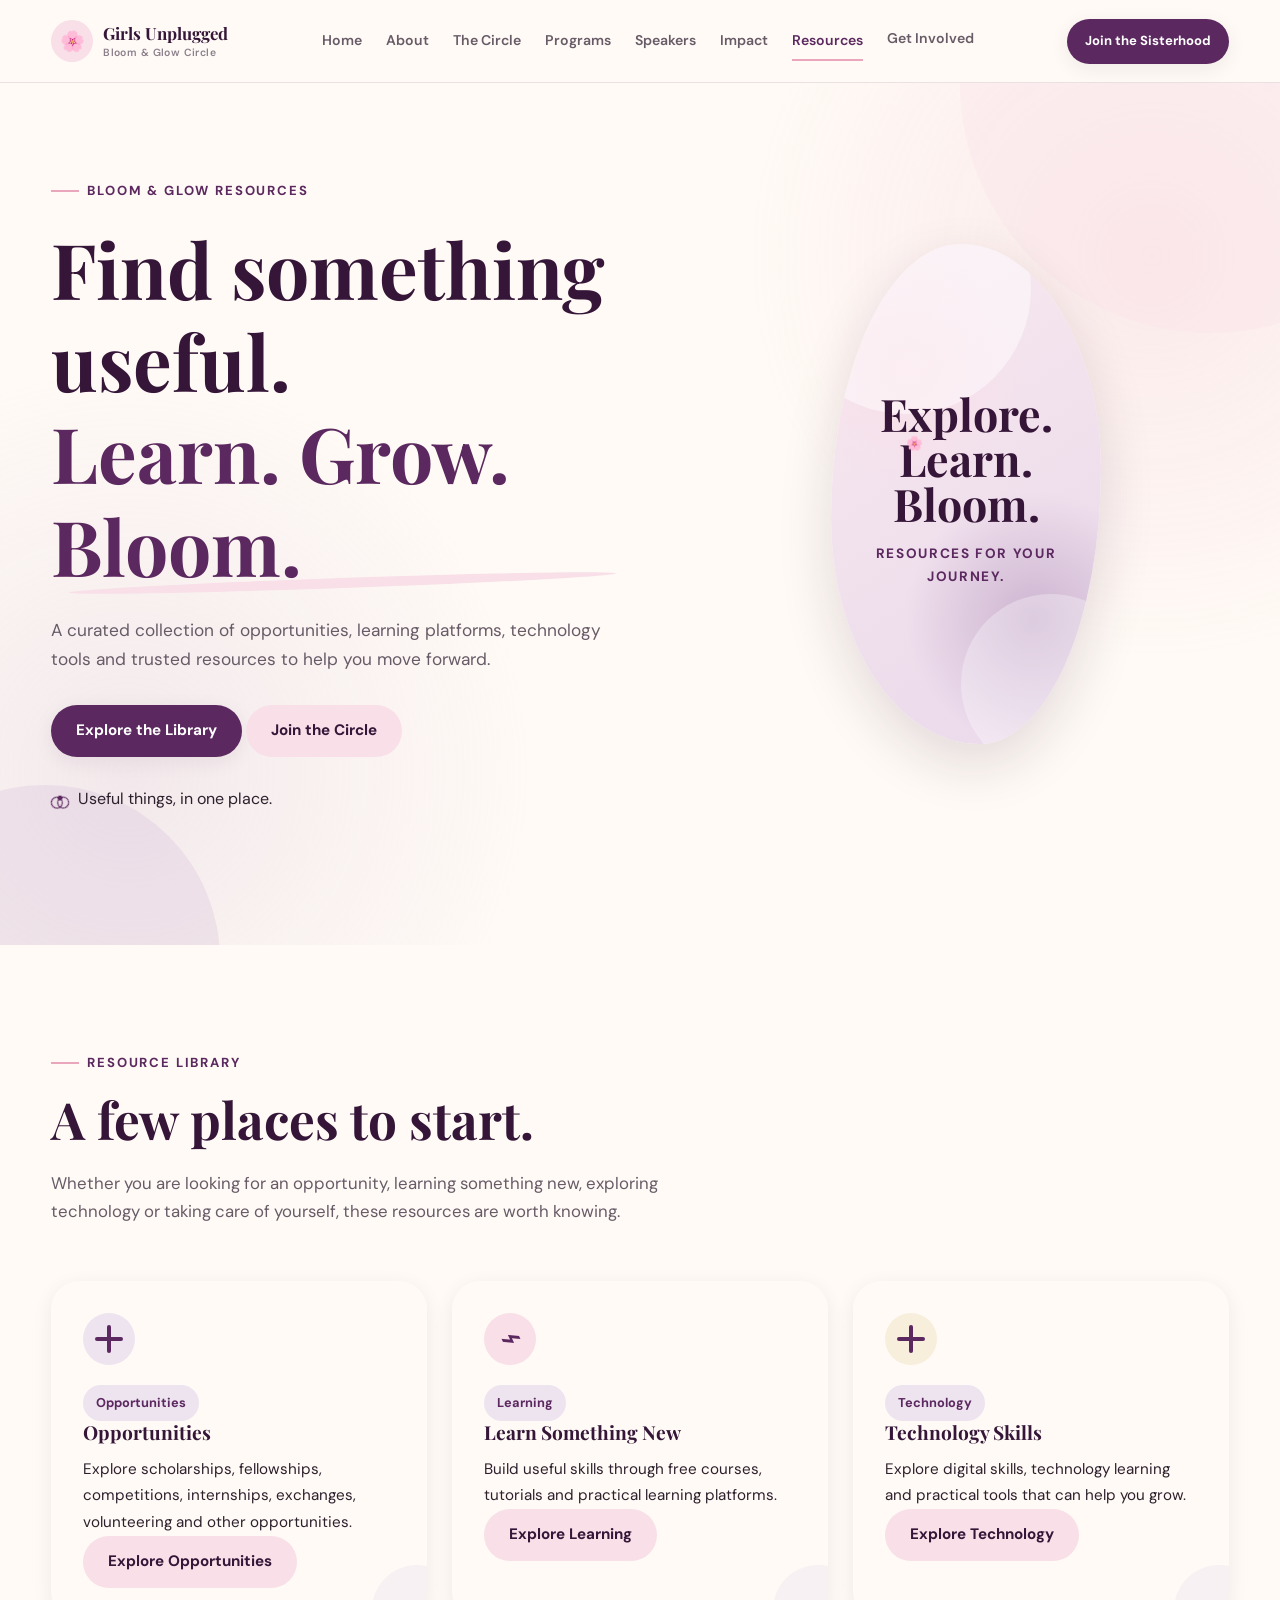
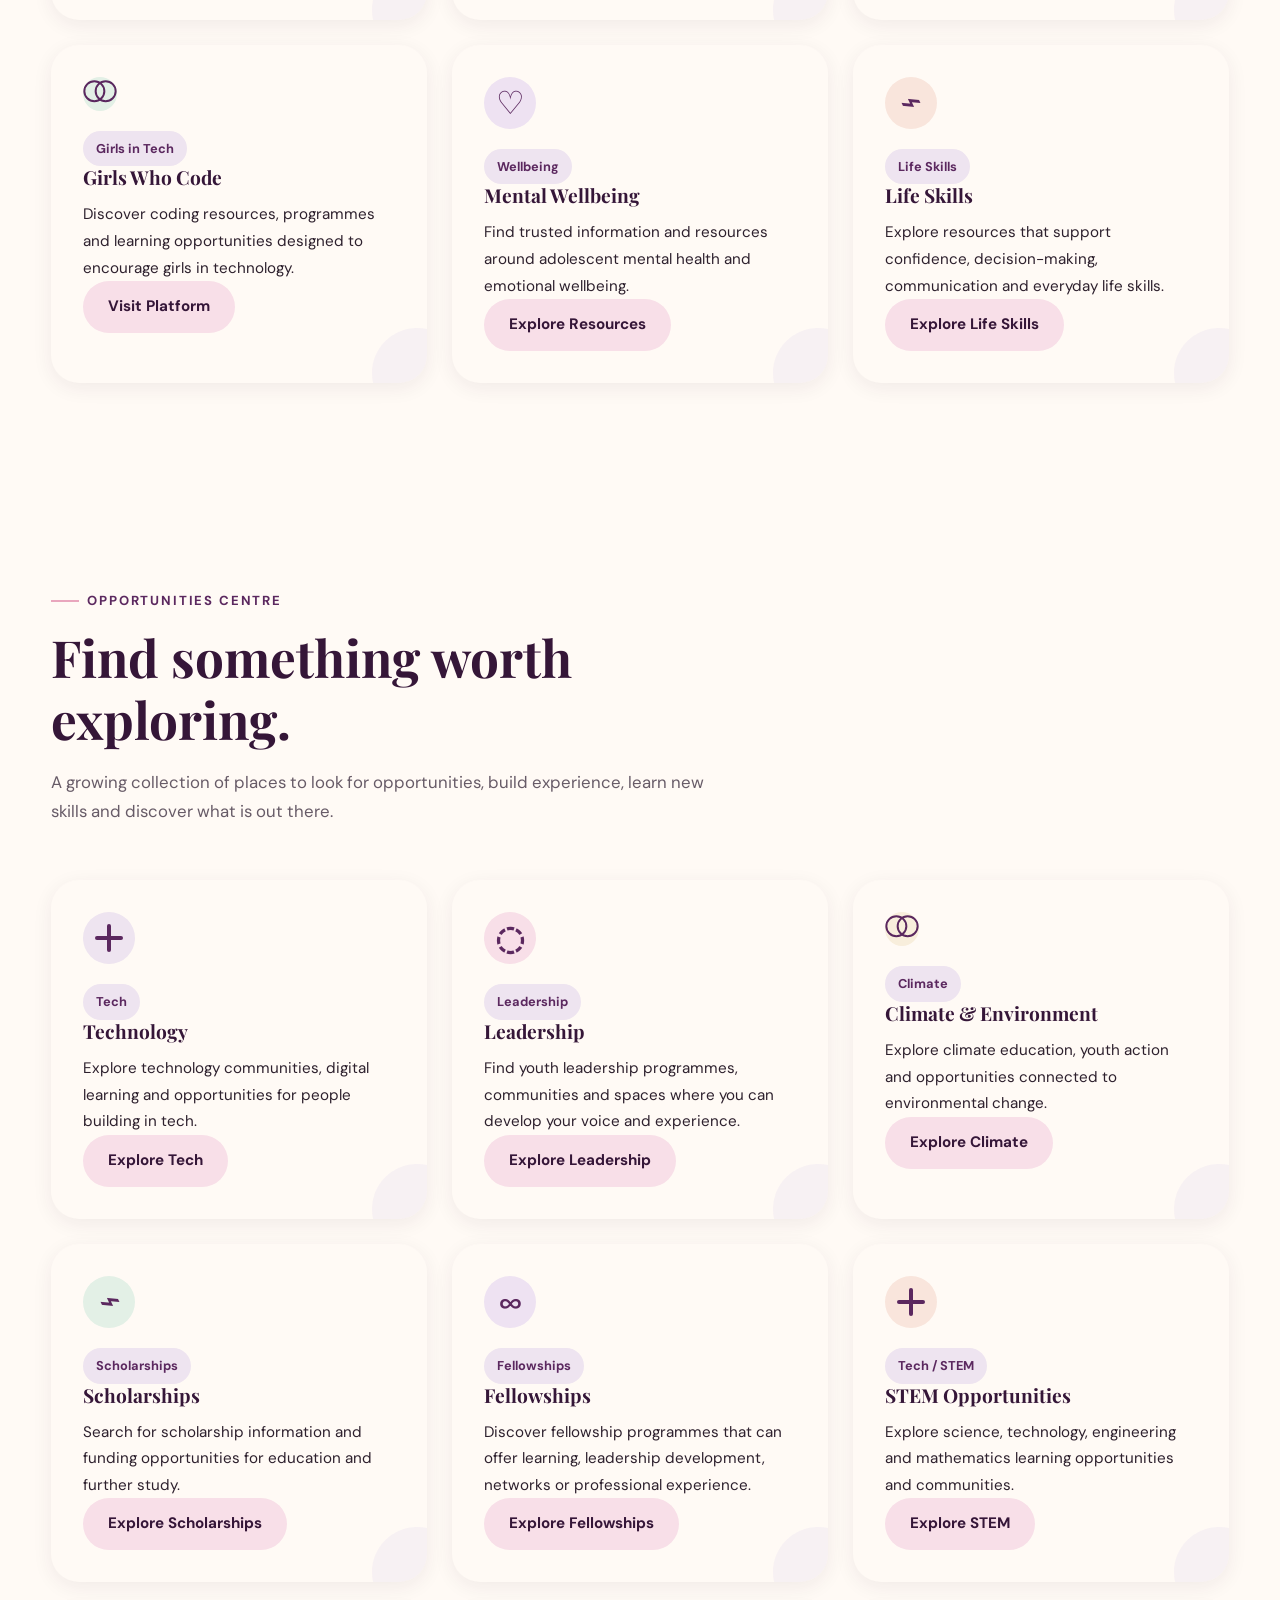
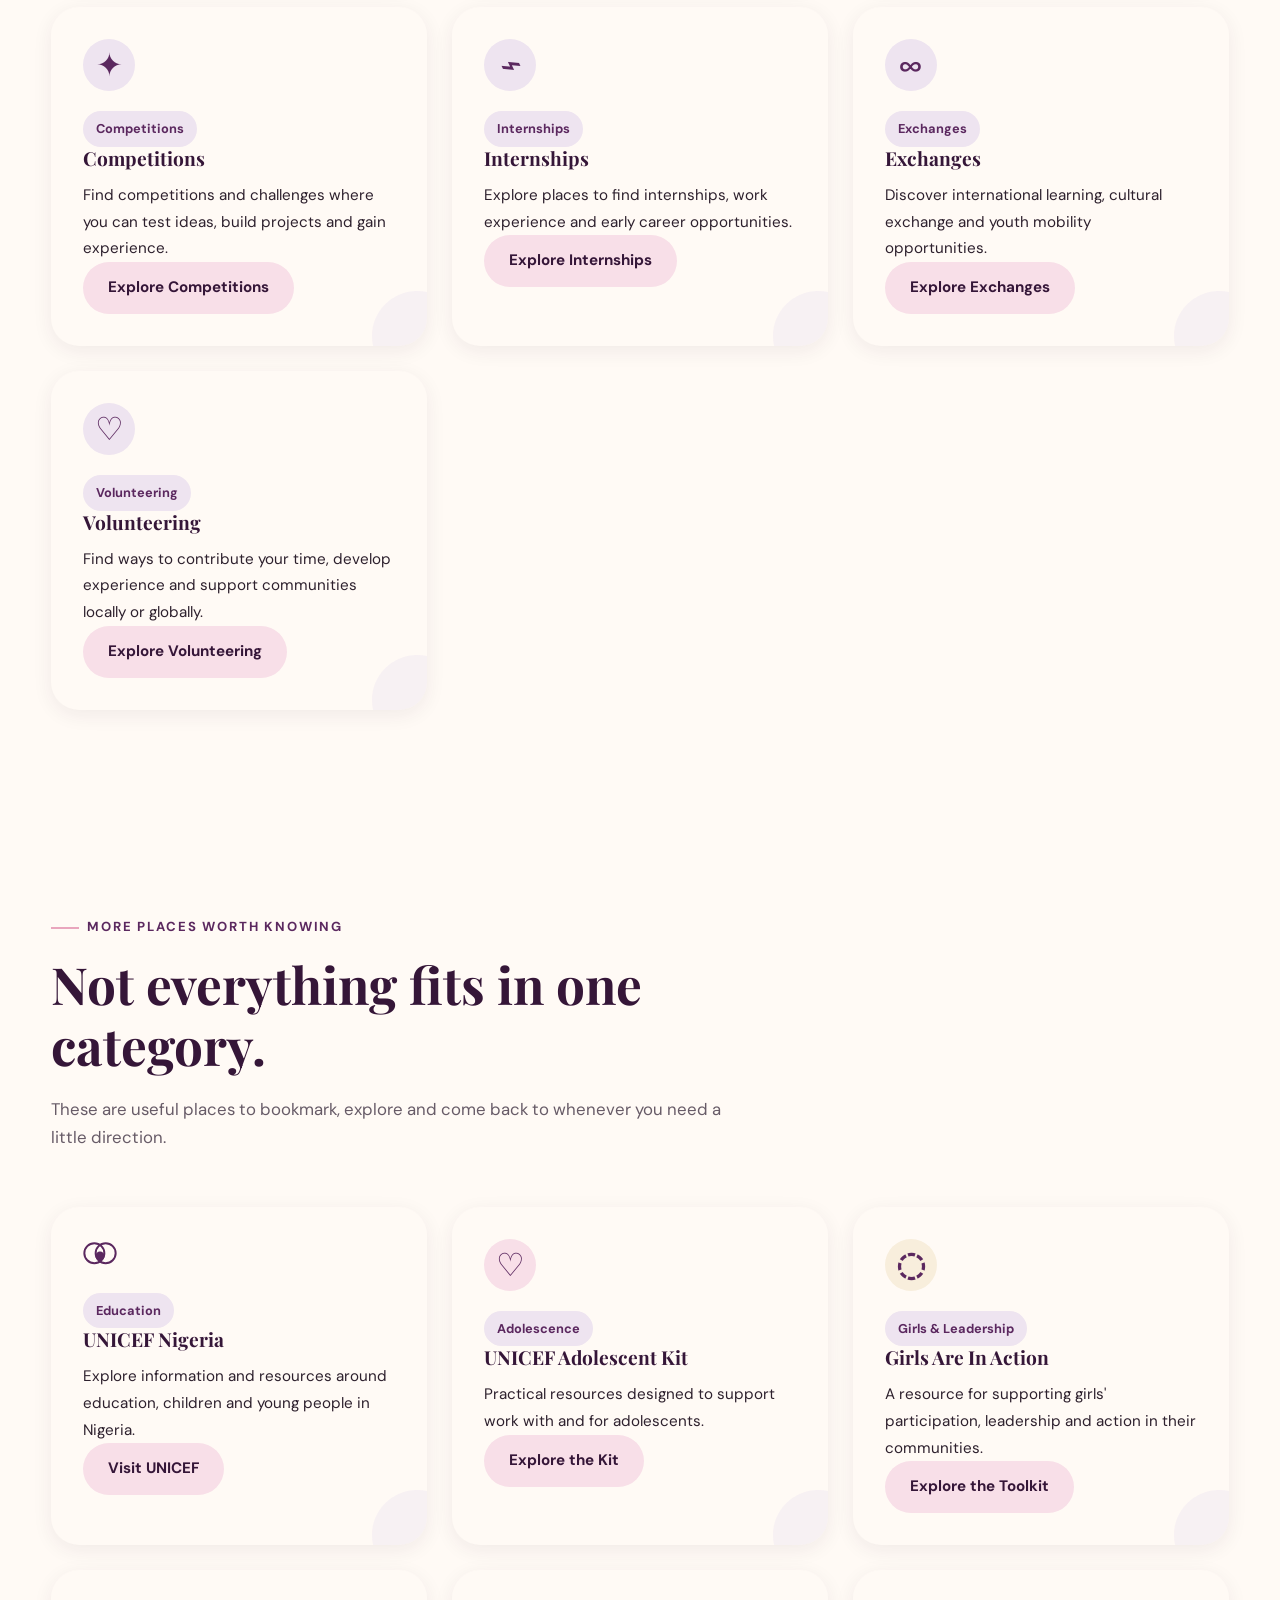
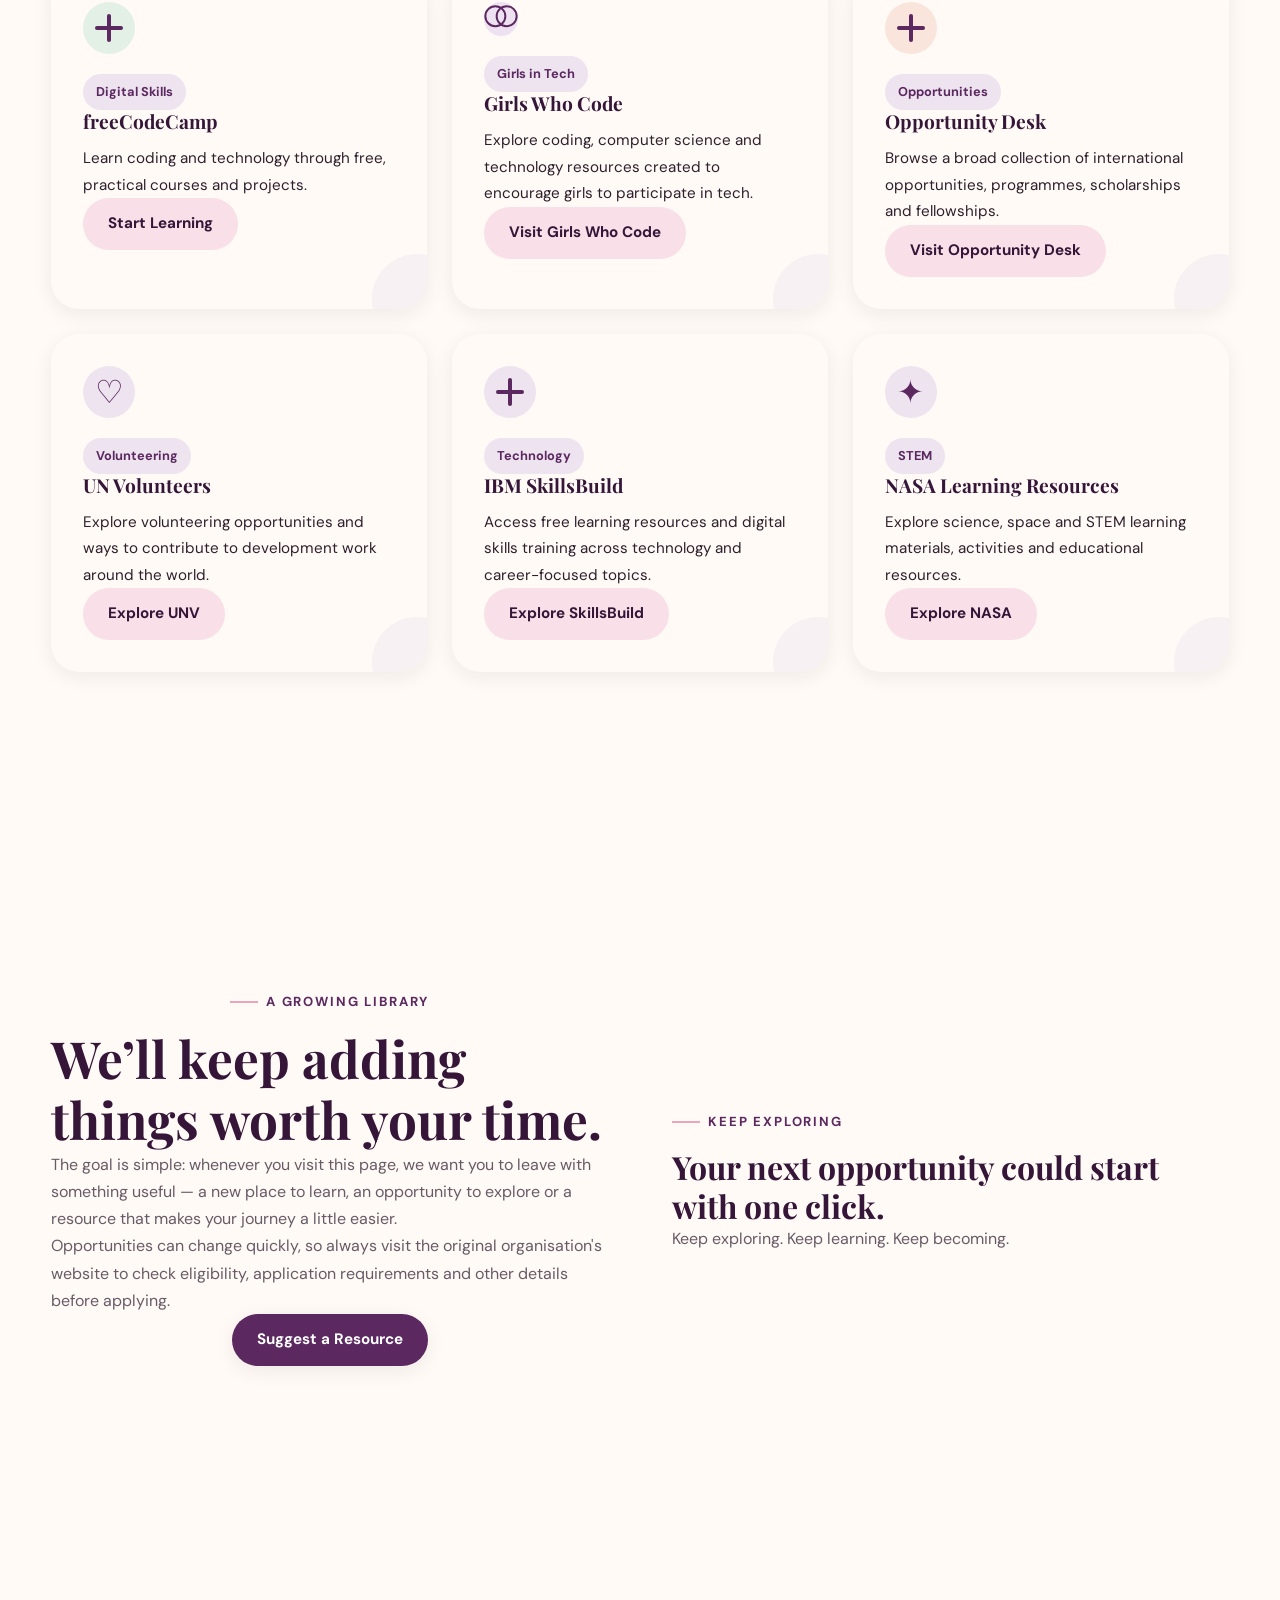
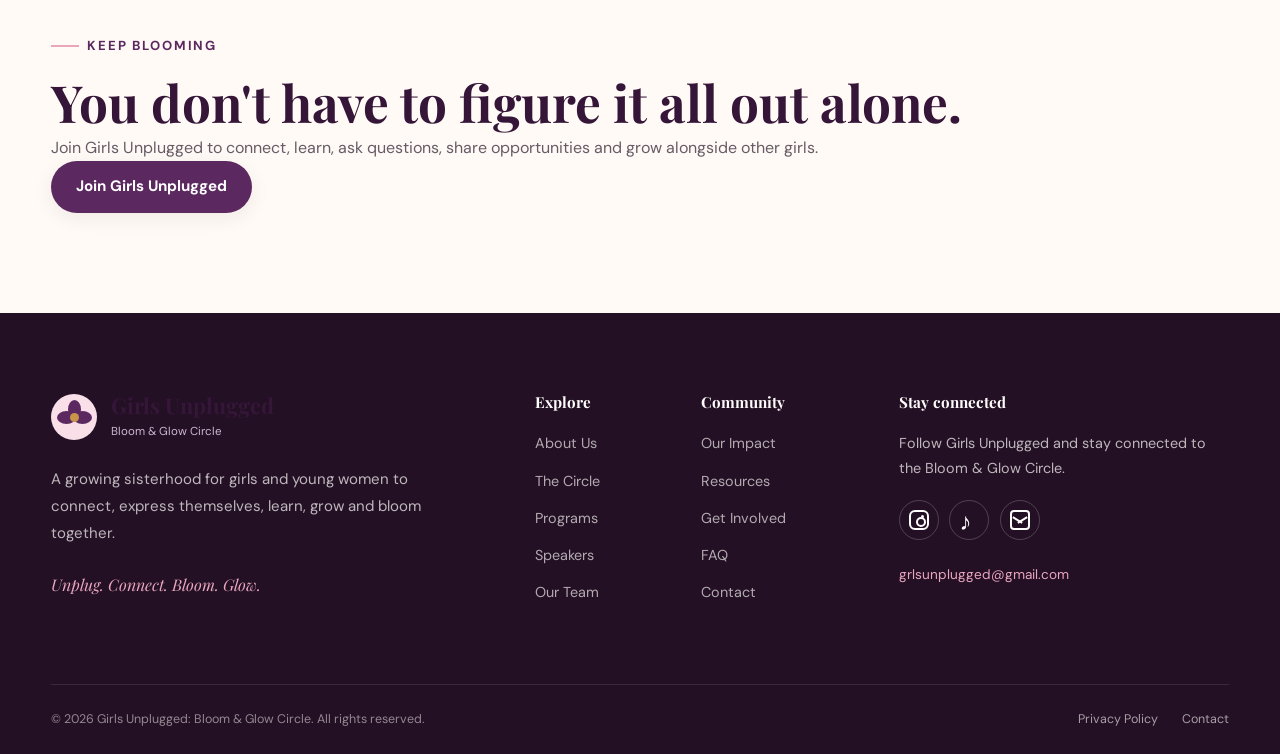
<file: resources.html>
<!DOCTYPE html>
<html lang="en">
<head>
  <meta charset="UTF-8" />
  <meta
    name="viewport"
    content="width=device-width, initial-scale=1.0"
  />

  <title>Resources | Girls Unplugged: Bloom & Glow Circle</title>

  <meta
    name="description"
    content="A curated collection of useful opportunities, learning platforms, technology resources and wellbeing tools for girls and young women."
  />

  <meta name="theme-color" content="#5b285f" />

  <link rel="preconnect" href="https://fonts.googleapis.com" />
  <link rel="preconnect" href="https://fonts.gstatic.com" crossorigin />

  <link
    href="https://fonts.googleapis.com/css2?family=Caveat:wght@500;600;700&family=DM+Sans:wght@400;500;600;700&family=Playfair+Display:wght@500;600;700&display=swap"
    rel="stylesheet"
  />

  <link rel="stylesheet" href="style.css" />
  <link rel="stylesheet" href="responsive.css" />
  <link rel="stylesheet" href="animations.css" />
</head>

<body>

  <!-- ========================================
       HEADER
  ========================================= -->

  <header class="site-header">
    <div class="container nav-container">

      <a href="index.html" class="site-logo" aria-label="Girls Unplugged home">
        <span class="logo-mark">🌸</span>

        <span class="logo-text">
          <strong>Girls Unplugged</strong>
          <small>Bloom & Glow Circle</small>
        </span>
      </a>

      <nav class="nav-links" aria-label="Main navigation">
        <a href="index.html">Home</a>
        <a href="about.html">About</a>
        <a href="circle.html">The Circle</a>
        <a href="programs.html">Programs</a>
        <a href="speakers.html">Speakers</a>
        <a href="impact.html">Impact</a>
        <a href="resources.html" class="active">Resources</a>
        <a href="get-involved.html" class="nav-cta">Get Involved</a>
      </nav>

      <a href="get-involved.html" class="btn btn-primary nav-cta">
        Join the Sisterhood
      </a>

      <button
        class="menu-toggle"
        type="button"
        aria-label="Open navigation menu"
        aria-expanded="false"
        aria-controls="mobile-menu"
      >
        <span></span>
        <span></span>
        <span></span>
      </button>

    </div>

    <div class="mobile-menu" id="mobile-menu">
      <nav aria-label="Mobile navigation">
        <a href="index.html">Home</a>
        <a href="about.html">About</a>
        <a href="circle.html">The Circle</a>
        <a href="programs.html">Programs</a>
        <a href="speakers.html">Speakers</a>
        <a href="team.html">Our Team</a>
        <a href="impact.html">Our Impact</a>
        <a href="resources.html" class="active">Resources</a>
        <a href="get-involved.html">Get Involved</a>
        <a href="faq.html">FAQ</a>
        <a href="contact.html">Contact</a>
      </nav>
    </div>
  </header>


  <!-- ========================================
       HERO
  ========================================= -->

  <main>

    <section class="hero page-hero">
      <div class="container hero-content">

        <div class="hero-text reveal">

          <span class="section-label">
            Bloom & Glow Resources
          </span>

          <h1>
            Find something useful.
            <span class="hero-highlight">
              Learn. Grow. Bloom.
            </span>
          </h1>

          <p class="hero-description">
            A curated collection of opportunities, learning platforms,
            technology tools and trusted resources to help you move
            forward.
          </p>

          <div class="hero-buttons">
            <a href="#resource-library" class="btn btn-primary">
              Explore the Library
            </a>

            <a href="get-involved.html" class="btn btn-secondary">
              Join the Circle
            </a>
          </div>

          <div class="hero-note">
            <span
              class="hero-note-icon icon-flower"
              aria-hidden="true"
            ></span>

            <span>
              Useful things, in one place.
            </span>
          </div>

        </div>


        <div class="hero-image reveal reveal-delay-2">

          <div class="hero-placeholder">

            <div class="hero-placeholder-content">

              <span class="hero-flower" aria-hidden="true">
                🌸
              </span>

              <strong>
                Explore. Learn. Bloom.
              </strong>

              <span>
                Resources for your journey.
              </span>

            </div>

          </div>

        </div>

      </div>
    </section>


    <!-- ========================================
         RESOURCE LIBRARY
    ========================================= -->

    <section class="section" id="resource-library">

      <div class="container">

        <div class="section-heading reveal">

          <span class="section-label">
            Resource Library
          </span>

          <h2>
            A few places to start.
          </h2>

          <p>
            Whether you are looking for an opportunity, learning something
            new, exploring technology or taking care of yourself, these
            resources are worth knowing.
          </p>

        </div>


        <div class="grid grid-3">


          <!-- Opportunities -->

          <article class="value-card reveal">

            <div class="value-icon icon-spark" aria-hidden="true"></div>

            <span class="badge">
              Opportunities
            </span>

            <h3>
              Opportunities
            </h3>

            <p>
              Explore scholarships, fellowships, competitions,
              internships, exchanges, volunteering and other opportunities.
            </p>

            <a
              href="#opportunities-centre"
              class="btn btn-secondary"
            >
              Explore Opportunities
            </a>

          </article>


          <!-- Learning -->

          <article class="value-card reveal reveal-delay-1">

            <div class="value-icon icon-growth" aria-hidden="true"></div>

            <span class="badge">
              Learning
            </span>

            <h3>
              Learn Something New
            </h3>

            <p>
              Build useful skills through free courses, tutorials and
              practical learning platforms.
            </p>

            <a
              href="https://www.freecodecamp.org/"
              target="_blank"
              rel="noopener noreferrer"
              class="btn btn-secondary"
            >
              Explore Learning
            </a>

          </article>


          <!-- Technology -->

          <article class="value-card reveal reveal-delay-2">

            <div class="value-icon icon-spark" aria-hidden="true"></div>

            <span class="badge">
              Technology
            </span>

            <h3>
              Technology Skills
            </h3>

            <p>
              Explore digital skills, technology learning and practical
              tools that can help you grow.
            </p>

            <a
              href="https://skillsbuild.org/"
              target="_blank"
              rel="noopener noreferrer"
              class="btn btn-secondary"
            >
              Explore Technology
            </a>

          </article>


          <!-- Girls in Tech -->

          <article class="value-card reveal">

            <div class="value-icon icon-flower" aria-hidden="true"></div>

            <span class="badge">
              Girls in Tech
            </span>

            <h3>
              Girls Who Code
            </h3>

            <p>
              Discover coding resources, programmes and learning
              opportunities designed to encourage girls in technology.
            </p>

            <a
              href="https://girlswhocode.com/"
              target="_blank"
              rel="noopener noreferrer"
              class="btn btn-secondary"
            >
              Visit Platform
            </a>

          </article>


          <!-- Wellbeing -->

          <article class="value-card reveal reveal-delay-1">

            <div class="value-icon icon-heart" aria-hidden="true"></div>

            <span class="badge">
              Wellbeing
            </span>

            <h3>
              Mental Wellbeing
            </h3>

            <p>
              Find trusted information and resources around adolescent
              mental health and emotional wellbeing.
            </p>

            <a
              href="https://www.unicef.org/adolescentmentalhealthhub/resources/adolescents"
              target="_blank"
              rel="noopener noreferrer"
              class="btn btn-secondary"
            >
              Explore Resources
            </a>

          </article>


          <!-- Life Skills -->

          <article class="value-card reveal reveal-delay-2">

            <div class="value-icon icon-growth" aria-hidden="true"></div>

            <span class="badge">
              Life Skills
            </span>

            <h3>
              Life Skills
            </h3>

            <p>
              Explore resources that support confidence, decision-making,
              communication and everyday life skills.
            </p>

            <a
              href="https://www.unicef.org/adolescentkit/reports/guide-adolescents-and-life-skills-education"
              target="_blank"
              rel="noopener noreferrer"
              class="btn btn-secondary"
            >
              Explore Life Skills
            </a>

          </article>

        </div>

      </div>

    </section>


    <!-- ========================================
         OPPORTUNITIES CENTRE
    ========================================= -->

    <section class="section section-soft" id="opportunities-centre">

      <div class="container">

        <div class="section-heading reveal">

          <span class="section-label">
            Opportunities Centre
          </span>

          <h2>
            Find something worth exploring.
          </h2>

          <p>
            A growing collection of places to look for opportunities,
            build experience, learn new skills and discover what is out
            there.
          </p>

        </div>


        <div class="grid grid-3">


          <!-- Tech -->

          <article class="value-card reveal">

            <div class="value-icon icon-spark" aria-hidden="true"></div>

            <span class="badge">
              Tech
            </span>

            <h3>
              Technology
            </h3>

            <p>
              Explore technology communities, digital learning and
              opportunities for people building in tech.
            </p>

            <a
              href="https://skillsbuild.org/"
              target="_blank"
              rel="noopener noreferrer"
              class="btn btn-secondary"
            >
              Explore Tech
            </a>

          </article>


          <!-- Leadership -->

          <article class="value-card reveal reveal-delay-1">

            <div class="value-icon icon-voice" aria-hidden="true"></div>

            <span class="badge">
              Leadership
            </span>

            <h3>
              Leadership
            </h3>

            <p>
              Find youth leadership programmes, communities and spaces
              where you can develop your voice and experience.
            </p>

            <a
              href="https://www.globalchangemakers.org/"
              target="_blank"
              rel="noopener noreferrer"
              class="btn btn-secondary"
            >
              Explore Leadership
            </a>

          </article>


          <!-- Climate -->

          <article class="value-card reveal reveal-delay-2">

            <div class="value-icon icon-flower" aria-hidden="true"></div>

            <span class="badge">
              Climate
            </span>

            <h3>
              Climate & Environment
            </h3>

            <p>
              Explore climate education, youth action and opportunities
              connected to environmental change.
            </p>

            <a
              href="https://www.un.org/en/climatechange"
              target="_blank"
              rel="noopener noreferrer"
              class="btn btn-secondary"
            >
              Explore Climate
            </a>

          </article>


          <!-- Scholarships -->

          <article class="value-card reveal">

            <div class="value-icon icon-growth" aria-hidden="true"></div>

            <span class="badge">
              Scholarships
            </span>

            <h3>
              Scholarships
            </h3>

            <p>
              Search for scholarship information and funding opportunities
              for education and further study.
            </p>

            <a
              href="https://www.daad.de/en/study-and-research-in-germany/scholarships/"
              target="_blank"
              rel="noopener noreferrer"
              class="btn btn-secondary"
            >
              Explore Scholarships
            </a>

          </article>


          <!-- Fellowships -->

          <article class="value-card reveal reveal-delay-1">

            <div class="value-icon icon-connection" aria-hidden="true"></div>

            <span class="badge">
              Fellowships
            </span>

            <h3>
              Fellowships
            </h3>

            <p>
              Discover fellowship programmes that can offer learning,
              leadership development, networks or professional experience.
            </p>

            <a
              href="https://www.opportunitydesk.org/"
              target="_blank"
              rel="noopener noreferrer"
              class="btn btn-secondary"
            >
              Explore Fellowships
            </a>

          </article>


          <!-- STEM -->

          <article class="value-card reveal reveal-delay-2">

            <div class="value-icon icon-spark" aria-hidden="true"></div>

            <span class="badge">
              Tech / STEM
            </span>

            <h3>
              STEM Opportunities
            </h3>

            <p>
              Explore science, technology, engineering and mathematics
              learning opportunities and communities.
            </p>

            <a
              href="https://www.nasa.gov/learning-resources/"
              target="_blank"
              rel="noopener noreferrer"
              class="btn btn-secondary"
            >
              Explore STEM
            </a>

          </article>


          <!-- Competitions -->

          <article class="value-card reveal">

            <div class="value-icon icon-star" aria-hidden="true"></div>

            <span class="badge">
              Competitions
            </span>

            <h3>
              Competitions
            </h3>

            <p>
              Find competitions and challenges where you can test ideas,
              build projects and gain experience.
            </p>

            <a
              href="https://www.spaceappschallenge.org/"
              target="_blank"
              rel="noopener noreferrer"
              class="btn btn-secondary"
            >
              Explore Competitions
            </a>

          </article>


          <!-- Internships -->

          <article class="value-card reveal reveal-delay-1">

            <div class="value-icon icon-growth" aria-hidden="true"></div>

            <span class="badge">
              Internships
            </span>

            <h3>
              Internships
            </h3>

            <p>
              Explore places to find internships, work experience and
              early career opportunities.
            </p>

            <a
              href="https://www.undp.org/careers/types-work/internships"
              target="_blank"
              rel="noopener noreferrer"
              class="btn btn-secondary"
            >
              Explore Internships
            </a>

          </article>


          <!-- Exchanges -->

          <article class="value-card reveal reveal-delay-2">

            <div class="value-icon icon-connection" aria-hidden="true"></div>

            <span class="badge">
              Exchanges
            </span>

            <h3>
              Exchanges
            </h3>

            <p>
              Discover international learning, cultural exchange and
              youth mobility opportunities.
            </p>

            <a
              href="https://erasmus-plus.ec.europa.eu/"
              target="_blank"
              rel="noopener noreferrer"
              class="btn btn-secondary"
            >
              Explore Exchanges
            </a>

          </article>


          <!-- Volunteering -->

          <article class="value-card reveal">

            <div class="value-icon icon-heart" aria-hidden="true"></div>

            <span class="badge">
              Volunteering
            </span>

            <h3>
              Volunteering
            </h3>

            <p>
              Find ways to contribute your time, develop experience and
              support communities locally or globally.
            </p>

            <a
              href="https://app.unv.org/"
              target="_blank"
              rel="noopener noreferrer"
              class="btn btn-secondary"
            >
              Explore Volunteering
            </a>

          </article>


        </div>

      </div>

    </section>


    <!-- ========================================
         MORE PLACES WORTH KNOWING
    ========================================= -->

    <section class="section">

      <div class="container">

        <div class="section-heading reveal">

          <span class="section-label">
            More Places Worth Knowing
          </span>

          <h2>
            Not everything fits in one category.
          </h2>

          <p>
            These are useful places to bookmark, explore and come back
            to whenever you need a little direction.
          </p>

        </div>


        <div class="grid grid-3">


          <!-- UNICEF Nigeria -->

          <article class="value-card reveal">

            <div class="value-icon icon-flower" aria-hidden="true"></div>

            <span class="badge">
              Education
            </span>

            <h3>
              UNICEF Nigeria
            </h3>

            <p>
              Explore information and resources around education,
              children and young people in Nigeria.
            </p>

            <a
              href="https://www.unicef.org/nigeria/education"
              target="_blank"
              rel="noopener noreferrer"
              class="btn btn-secondary"
            >
              Visit UNICEF
            </a>

          </article>


          <!-- UNICEF Adolescent Kit -->

          <article class="value-card reveal reveal-delay-1">

            <div class="value-icon icon-heart" aria-hidden="true"></div>

            <span class="badge">
              Adolescence
            </span>

            <h3>
              UNICEF Adolescent Kit
            </h3>

            <p>
              Practical resources designed to support work with and for
              adolescents.
            </p>

            <a
              href="https://www.unicef.org/adolescentkit/programme-resources"
              target="_blank"
              rel="noopener noreferrer"
              class="btn btn-secondary"
            >
              Explore the Kit
            </a>

          </article>


          <!-- Girls Are In Action -->

    <article class="value-card reveal reveal-delay-2">

            <div class="value-icon icon-voice" aria-hidden="true"></div>

            <span class="badge">
              Girls & Leadership
            </span>

            <h3>
              Girls Are In Action
            </h3>

            <p>
              A resource for supporting girls' participation, leadership
              and action in their communities.
            </p>

            <a
              href="https://www.unicef.org/esa/documents/girls-are-action-gaia-toolkit"
              target="_blank"
              rel="noopener noreferrer"
              class="btn btn-secondary"
            >
              Explore the Toolkit
            </a>

          </article>


          <!-- FreeCodeCamp -->

          <article class="value-card reveal">

            <div class="value-icon icon-spark" aria-hidden="true"></div>

            <span class="badge">
              Digital Skills
            </span>

            <h3>
              freeCodeCamp
            </h3>

            <p>
              Learn coding and technology through free, practical
              courses and projects.
            </p>

            <a
              href="https://www.freecodecamp.org/"
              target="_blank"
              rel="noopener noreferrer"
              class="btn btn-secondary"
            >
              Start Learning
            </a>

          </article>


          <!-- Girls Who Code -->

          <article class="value-card reveal reveal-delay-1">

            <div class="value-icon icon-flower" aria-hidden="true"></div>

            <span class="badge">
              Girls in Tech
            </span>

            <h3>
              Girls Who Code
            </h3>

            <p>
              Explore coding, computer science and technology resources
              created to encourage girls to participate in tech.
            </p>

            <a
              href="https://girlswhocode.com/"
              target="_blank"
              rel="noopener noreferrer"
              class="btn btn-secondary"
            >
              Visit Girls Who Code
            </a>

          </article>


          <!-- Opportunity Desk -->

          <article class="value-card reveal reveal-delay-2">

            <div class="value-icon icon-spark" aria-hidden="true"></div>

            <span class="badge">
              Opportunities
            </span>

            <h3>
              Opportunity Desk
            </h3>

            <p>
              Browse a broad collection of international opportunities,
              programmes, scholarships and fellowships.
            </p>

            <a
              href="https://opportunitydesk.org/"
              target="_blank"
              rel="noopener noreferrer"
              class="btn btn-secondary"
            >
              Visit Opportunity Desk
            </a>

          </article>


          <!-- UN Volunteers -->

          <article class="value-card reveal">

            <div class="value-icon icon-heart" aria-hidden="true"></div>

            <span class="badge">
              Volunteering
            </span>

            <h3>
              UN Volunteers
            </h3>

            <p>
              Explore volunteering opportunities and ways to contribute
              to development work around the world.
            </p>

            <a
              href="https://app.unv.org/"
              target="_blank"
              rel="noopener noreferrer"
              class="btn btn-secondary"
            >
              Explore UNV
            </a>

          </article>


    <!-- IBM SkillsBuild -->

          <article class="value-card reveal reveal-delay-1">

            <div class="value-icon icon-spark" aria-hidden="true"></div>

            <span class="badge">
              Technology
            </span>

            <h3>
              IBM SkillsBuild
            </h3>

            <p>
              Access free learning resources and digital skills training
              across technology and career-focused topics.
            </p>

            <a
              href="https://skillsbuild.org/"
              target="_blank"
              rel="noopener noreferrer"
              class="btn btn-secondary"
            >
              Explore SkillsBuild
            </a>

          </article>


          <!-- NASA Learning -->

          <article class="value-card reveal reveal-delay-2">

            <div class="value-icon icon-star" aria-hidden="true"></div>

            <span class="badge">
              STEM
            </span>

            <h3>
              NASA Learning Resources
            </h3>

            <p>
              Explore science, space and STEM learning materials,
              activities and educational resources.
            </p>

            <a
              href="https://www.nasa.gov/learning-resources/"
              target="_blank"
              rel="noopener noreferrer"
              class="btn btn-secondary"
            >
              Explore NASA
            </a>

          </article>


        </div>

      </div>

    </section>


   
     <!-- ========================================
         KEEP IT FRESH
    ========================================= -->

    <section class="section section-soft">

      <div class="container">

        <div class="borders-layout">

          <div class="borders-story reveal">

            <span class="section-label">
              A growing library
            </span>

            <h2>
              We’ll keep adding things worth your time.
            </h2>

            <p>
              The goal is simple: whenever you visit this page, we want
              you to leave with something useful — a new place to learn,
              an opportunity to explore or a resource that makes your
              journey a little easier.
            </p>

            <p>
              Opportunities can change quickly, so always visit the
              original organisation's website to check eligibility,
              application requirements and other details before applying.
            </p>

            <a href="contact.html" class="btn btn-primary">
              Suggest a Resource
            </a>

          </div>


          <div class="borders-visual reveal reveal-delay-2">

            <div class="borders-visual-inner">

              <span class="section-label">
                Keep exploring
              </span>

              <h3>
                Your next opportunity could start with one click.
              </h3>

              <p>
                Keep exploring. Keep learning. Keep becoming.
              </p>

            </div>

          </div>

        </div>

      </div>

    </section>


   
    <!-- ========================================
         FINAL CTA
    ========================================= -->

    <section class="section cta-section">

      <div class="container">

        <div class="cta-content reveal">

          <span class="section-label">
            Keep blooming
          </span>

          <h2>
            You don't have to figure it all out alone.
          </h2>

          <p>
            Join Girls Unplugged to connect, learn, ask questions,
            share opportunities and grow alongside other girls.
          </p>

          <a href="get-involved.html" class="btn btn-primary">
            Join Girls Unplugged
          </a>

        </div>

      </div>

    </section>

  </main>

   


  <!-- ========================================
       FOOTER
  ========================================= -->

  <footer class="site-footer">

    <div class="container">

      <div class="footer-main">

        <div class="footer-brand">

          <a href="index.html" class="footer-logo">

            <span
              class="footer-logo-mark"
              aria-hidden="true"
            >
              <span class="flower-petal"></span>
              <span class="flower-petal"></span>
              <span class="flower-petal"></span>
              <span class="flower-center"></span>
            </span>

            <span>
              <strong>Girls Unplugged</strong>
              <small>Bloom & Glow Circle</small>
            </span>

          </a>

          <p>
            A growing sisterhood for girls and young women to connect,
            express themselves, learn, grow and bloom together.
          </p>

          <p class="footer-motto">
            Unplug. Connect. Bloom. Glow.
          </p>

        </div>


        <div class="footer-links">

          <div class="footer-column">

            <h3>
              Explore
            </h3>

            <a href="about.html">About Us</a>
            <a href="circle.html">The Circle</a>
            <a href="programs.html">Programs</a>
            <a href="speakers.html">Speakers</a>
            <a href="team.html">Our Team</a>

          </div>


          <div class="footer-column">

            <h3>
              Community
            </h3>

            <a href="impact.html">Our Impact</a>
            <a href="resources.html">Resources</a>
            <a href="get-involved.html">Get Involved</a>
            <a href="faq.html">FAQ</a>
            <a href="contact.html">Contact</a>

          </div>

        </div>


        <div class="footer-connect">

          <h3>
            Stay connected
          </h3>

          <p>
            Follow Girls Unplugged and stay connected to the Bloom & Glow
            Circle.
          </p>

          <div class="footer-socials">

            <a
              href="https://www.instagram.com/grls_unplugged"
              target="_blank"
              rel="noopener noreferrer"
              aria-label="Girls Unplugged on Instagram"
            >
              <span
                class="social-icon social-instagram"
                aria-hidden="true"
              ></span>
            </a>

            <a
              href="https://www.tiktok.com/@grls.unplugged"
              target="_blank"
              rel="noopener noreferrer"
              aria-label="Girls Unplugged on TikTok"
            >
              <span
                class="social-icon social-tiktok"
                aria-hidden="true"
              ></span>
            </a>

            <a
              href="mailto:grlsunplugged@gmail.com"
              aria-label="Email Girls Unplugged"
            >
              <span
                class="social-icon social-email"
                aria-hidden="true"
              ></span>
            </a>

          </div>

          <a
            href="mailto:grlsunplugged@gmail.com"
            class="footer-email"
          >
            grlsunplugged@gmail.com
          </a>

        </div>

      </div>


      <div class="footer-bottom">

        <p>
          © <span data-current-year></span>
          Girls Unplugged: Bloom & Glow Circle. All rights reserved.
        </p>

        <div class="footer-bottom-links">

          <a href="privacy.html">
            Privacy Policy
          </a>

          <a href="contact.html">
            Contact
          </a>

        </div>

      </div>

    </div>

  </footer>


<!-- ========================================
       SCRIPTS
  ========================================= -->

  <script src="navigation.js"></script>
  <script src="script.js"></script>

</body>
</html>
</file>
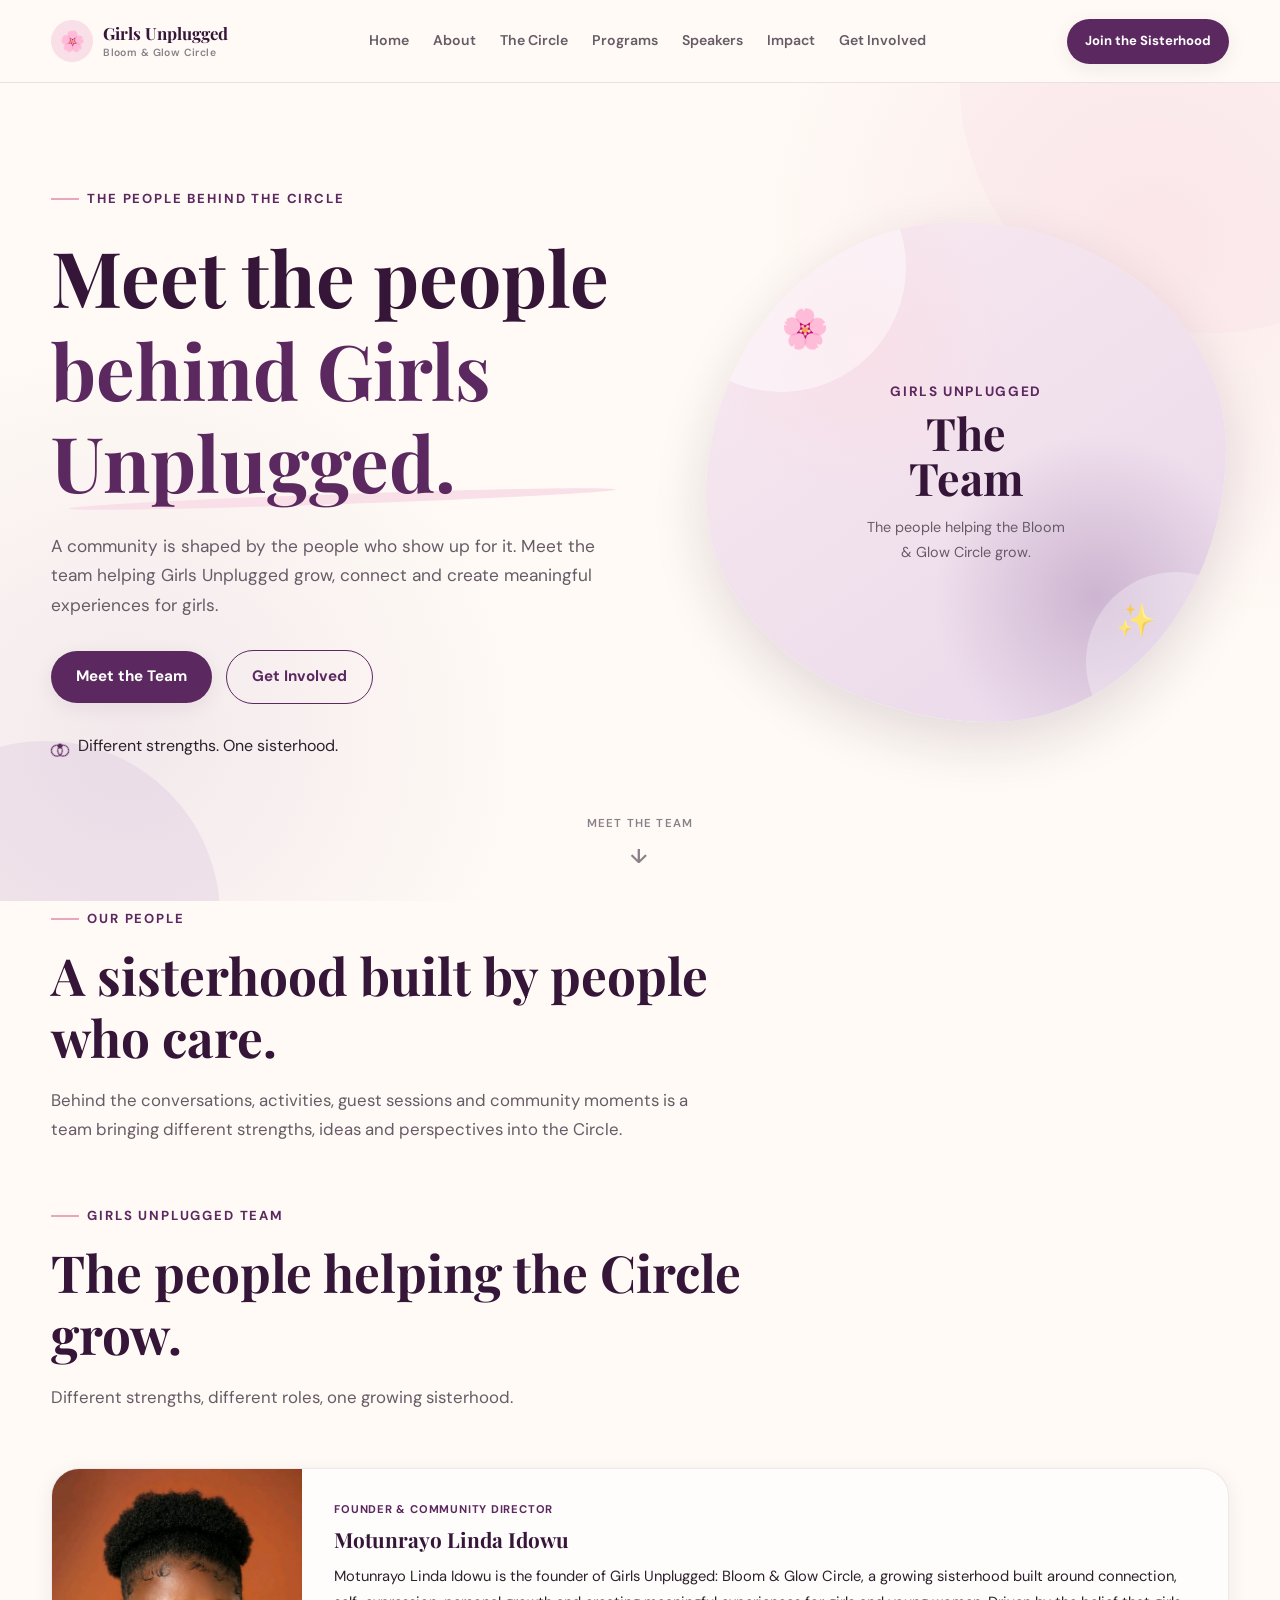
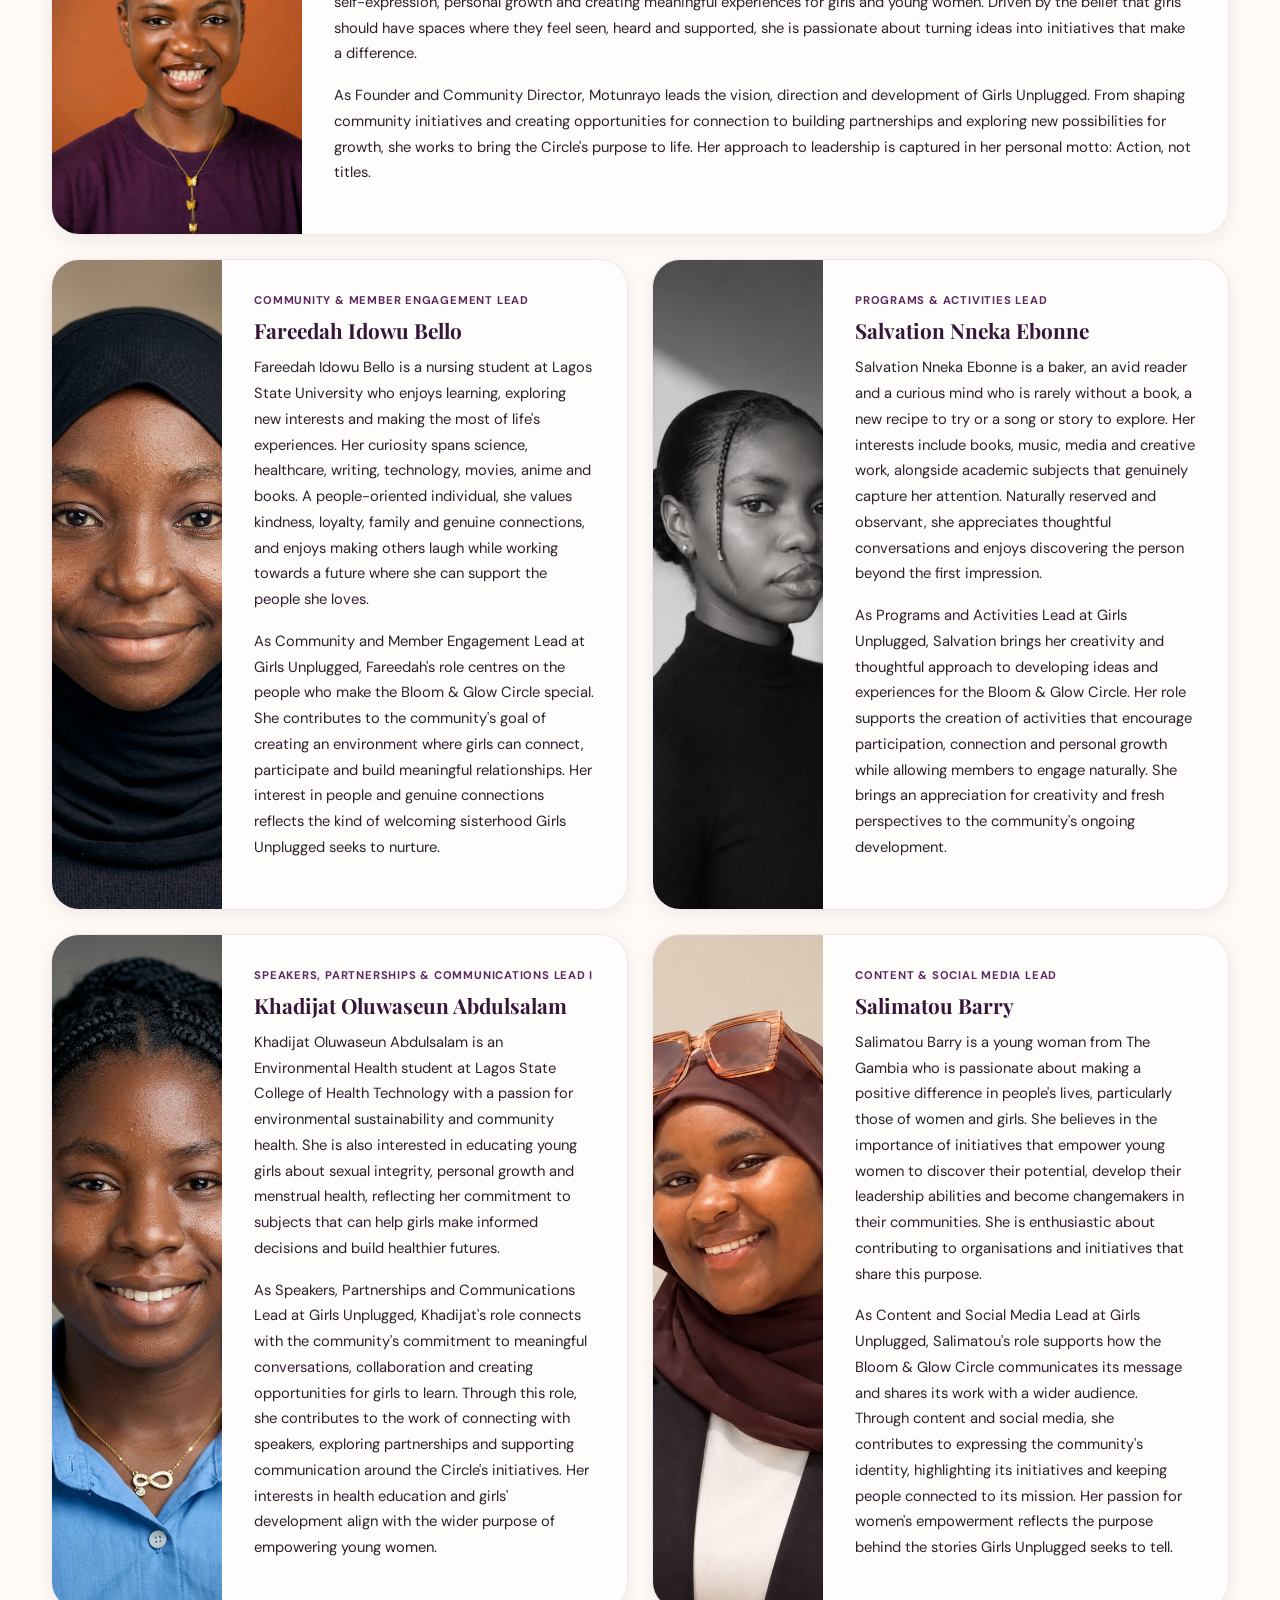
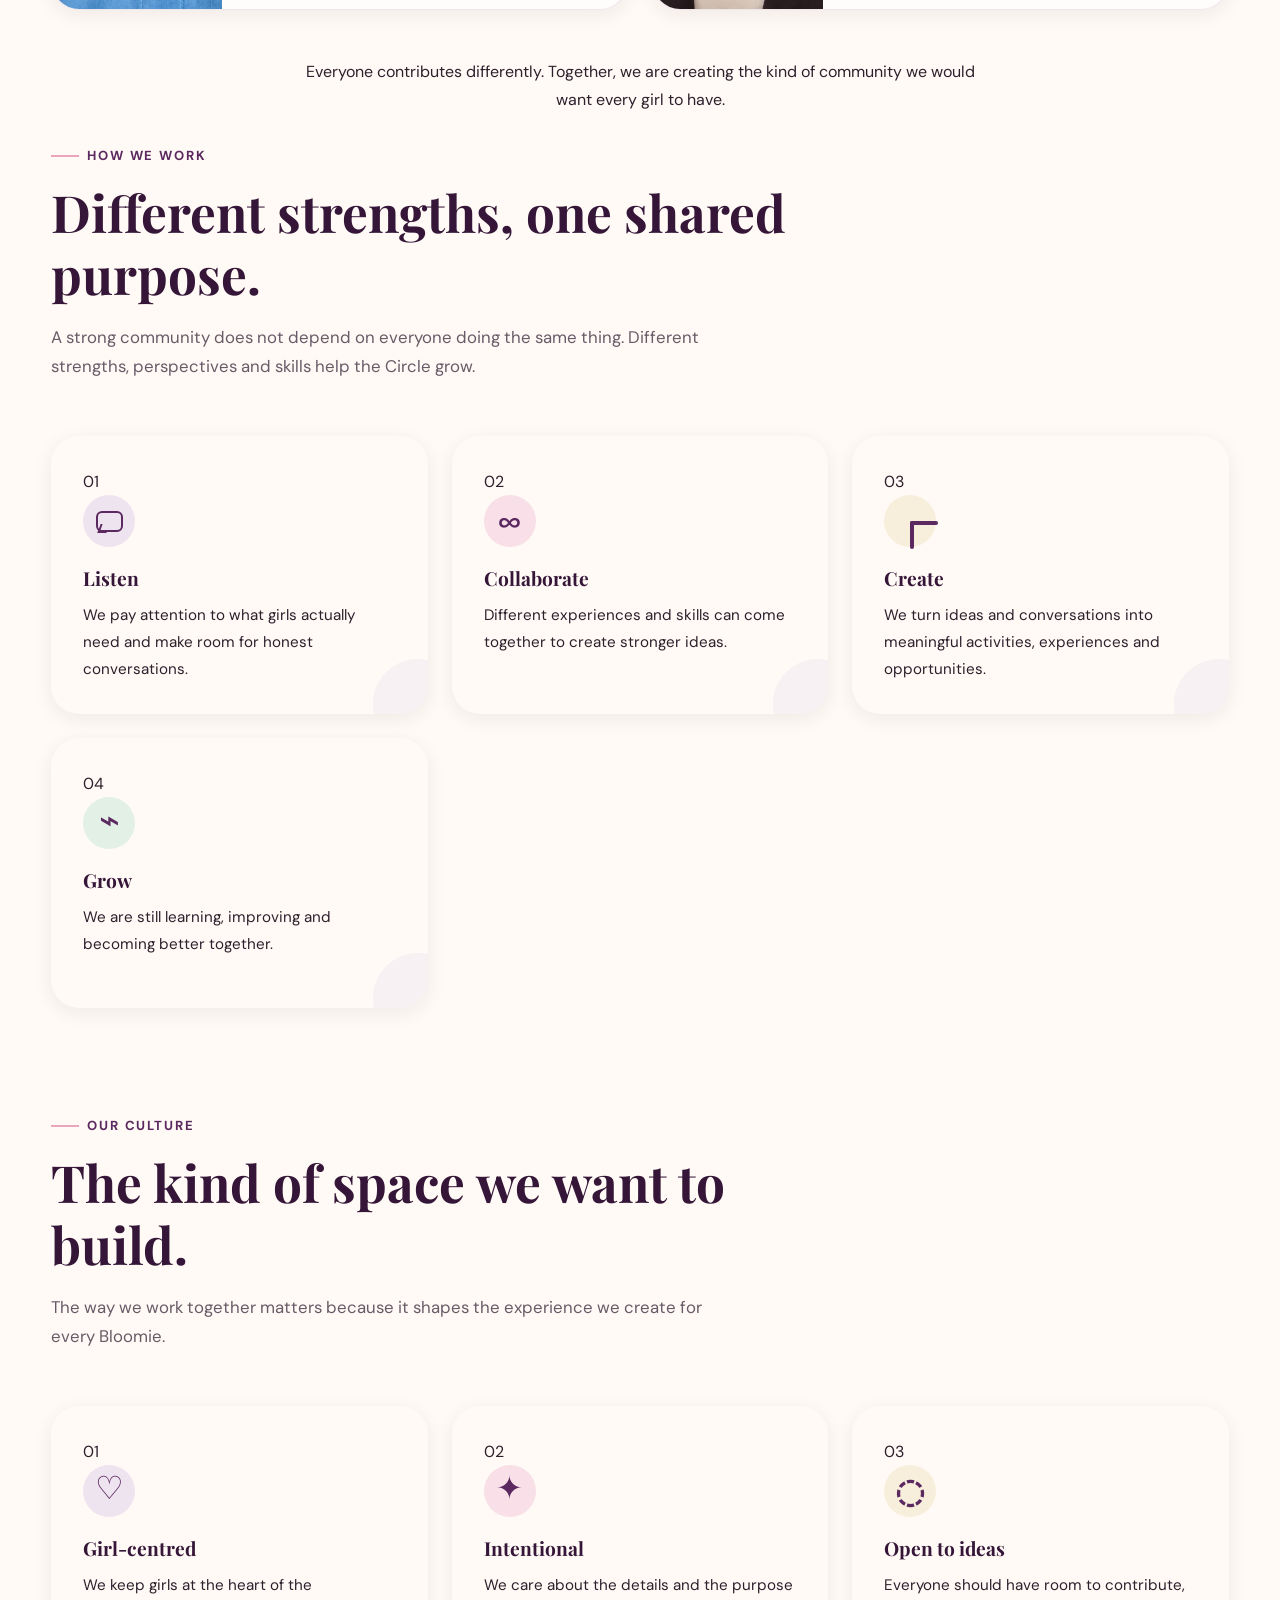
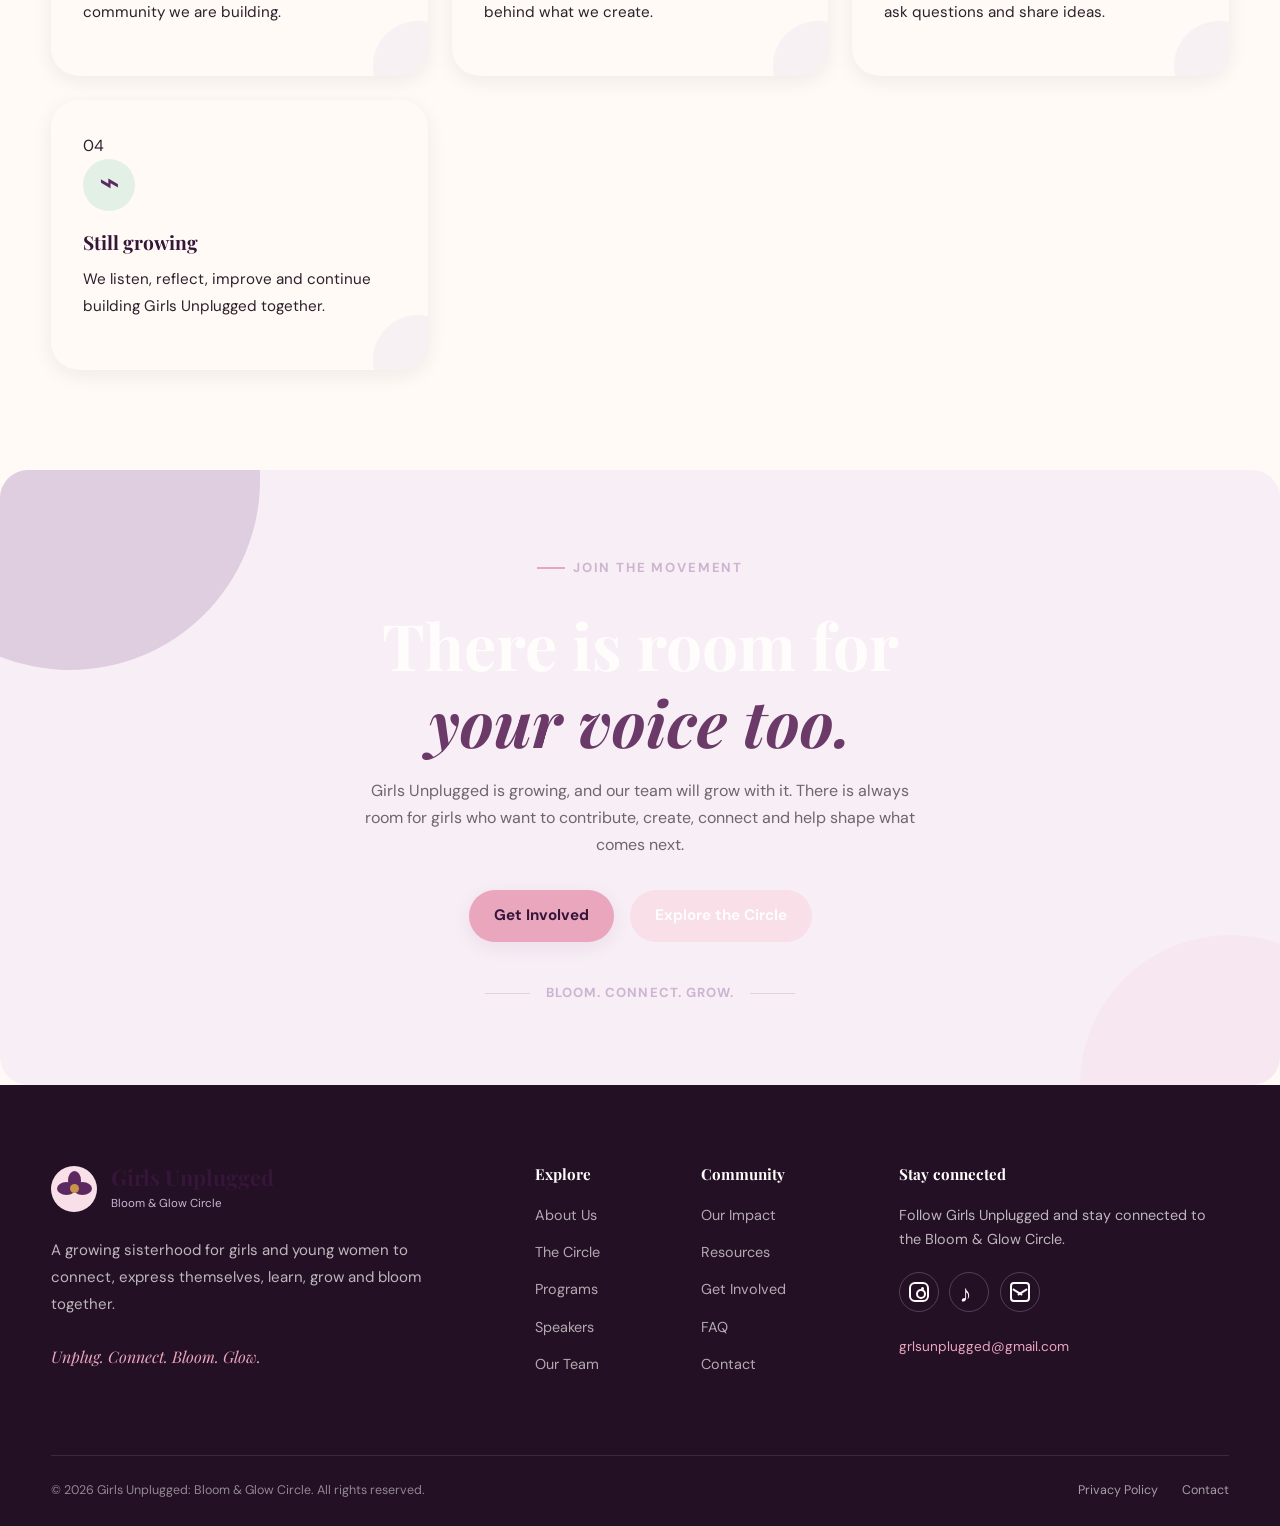
<file: team.html>
<!DOCTYPE html>
<html lang="en">

<head>

  <meta charset="UTF-8">

  <meta
    name="viewport"
    content="width=device-width, initial-scale=1.0"
  >

  <meta
    name="description"
    content="Meet the team behind Girls Unplugged and the Bloom & Glow Circle."
  >

  <meta
    name="author"
    content="Girls Unplugged: Bloom & Glow Circle"
  >

  <meta
    name="theme-color"
    content="#5b285f"
  >

  <title>Our Team | Girls Unplugged</title>


  <!-- =====================================
       STYLESHEETS
  ====================================== -->

  <link rel="stylesheet" href="style.css">

  <link rel="stylesheet" href="responsive.css">

  <link rel="stylesheet" href="animations.css">

</head>


<body class="page-load page-team">


  <!-- =====================================
       HEADER / NAVIGATION
  ====================================== -->

  <header class="site-header">

    <div class="container nav-container">


      <!-- LOGO -->

      <a
        href="index.html"
        class="site-logo"
        aria-label="Girls Unplugged home"
      >

        <span class="logo-mark">
          🌸
        </span>

        <span class="logo-text">

          <strong>
            Girls Unplugged
          </strong>

          <small>
            Bloom & Glow Circle
          </small>

        </span>

      </a>


      <!-- DESKTOP NAVIGATION -->

      <nav
        class="nav-links"
        aria-label="Main navigation"
      >

        <a href="index.html">
          Home
        </a>

        <a href="about.html">
          About
        </a>

        <a href="circle.html">
          The Circle
        </a>

        <a href="programs.html">
          Programs
        </a>

        <a href="speakers.html">
          Speakers
        </a>

        <a href="impact.html">
          Impact
        </a>

        <a href="get-involved.html">
          Get Involved
        </a>

      </nav>


      <!-- DESKTOP CTA -->

      <a
        href="get-involved.html"
        class="btn btn-primary nav-cta"
      >
        Join the Sisterhood
      </a>


      <!-- MOBILE MENU BUTTON -->

      <button
        class="menu-toggle"
        type="button"
        aria-label="Open navigation menu"
        aria-expanded="false"
        aria-controls="mobile-menu"
      >

        <span></span>
        <span></span>
        <span></span>

      </button>

    </div>


    <!-- ===================================
         MOBILE NAVIGATION
    ==================================== -->

    <div
      class="mobile-menu"
      id="mobile-menu"
    >

      <nav aria-label="Mobile navigation">

        <a href="index.html">
          Home
        </a>

        <a href="about.html">
          About
        </a>

        <a href="circle.html">
          The Circle
        </a>

        <a href="programs.html">
          Programs
        </a>

        <a href="speakers.html">
          Speakers
        </a>

        <a href="team.html">
          Our Team
        </a>

        <a href="impact.html">
          Our Impact
        </a>

        <a href="resources.html">
          Resources
        </a>

        <a href="get-involved.html">
          Get Involved
        </a>

        <a href="faq.html">
          FAQ
        </a>

        <a href="contact.html">
          Contact
        </a>

      </nav>

    </div>

  </header>


  <!-- =====================================
       MAIN CONTENT
  ====================================== -->

  <main>


    <!-- =====================================
         HERO
         Homepage-inspired hero
    ====================================== -->

    <section class="hero team-hero">

      <div class="container hero-content">


        <!-- HERO TEXT -->

        <div class="hero-text">

          <span class="section-label hero-title">
            The people behind the circle
          </span>


          <h1 class="hero-title">

            Meet the people

            <span class="hero-highlight">
              behind Girls Unplugged.
            </span>

          </h1>


          <p class="hero-description">

            A community is shaped by the people who show up for it.
            Meet the team helping Girls Unplugged grow, connect and
            create meaningful experiences for girls.

          </p>


          <div class="button-group hero-buttons">

            <a
              href="#our-team"
              class="btn btn-primary"
            >
              Meet the Team
            </a>

            <a
              href="get-involved.html"
              class="btn btn-outline"
            >
              Get Involved
            </a>

          </div>


          <div class="hero-note">

            <span
              class="hero-note-icon icon-flower"
              aria-hidden="true"
            ></span>

            <span>
              Different strengths. One sisterhood.
            </span>

          </div>

        </div>


        <!-- HERO VISUAL -->

        <div class="hero-image reveal-right">

          <div class="hero-image-main">

            <div class="hero-placeholder">

              <span class="hero-flower">
                🌸
              </span>

              <span class="hero-flower flower-two">
                ✨
              </span>

              <div class="hero-placeholder-content">

                <span>
                  Girls Unplugged
                </span>

                <strong>
                  The Team
                </strong>

                <small>
                  The people helping the
                  Bloom & Glow Circle grow.
                </small>

              </div>

            </div>

          </div>

        </div>

      </div>


      <!-- SCROLL INDICATOR -->

      <a
        href="#our-team"
        class="scroll-indicator"
        aria-label="Scroll to meet the team"
      >

        <span>
          Meet the team
        </span>

        <span class="scroll-arrow">
          ↓
        </span>

      </a>

    </section>


    <!-- =====================================
         INTRODUCTION
    ====================================== -->

    <section class="content-section">

      <div class="container">

        <div class="section-heading reveal">

          <span class="section-label">
            Our people
          </span>

          <h2>
            A sisterhood built by
            <span>
              people who care.
            </span>
          </h2>

          <p>
            Behind the conversations, activities, guest sessions and
            community moments is a team bringing different strengths,
            ideas and perspectives into the Circle.
          </p>

        </div>

      </div>

    </section>


    <!-- =====================================
         TEAM GRID
         Same visual system as homepage
    ====================================== -->

    <section
      class="content-section team-section"
      id="our-team"
    >

      <div class="container">


        <div class="section-heading reveal">

          <span class="section-label">
            Girls Unplugged team
          </span>

          <h2>
            The people helping
            <span>
              the Circle grow.
            </span>
          </h2>

          <p>
            Different strengths, different roles,
            one growing sisterhood.
          </p>

        </div>


        <!-- =================================
             SEVEN TEAM CARDS
        ================================== -->

        <div class="team-preview-grid">


          <!-- 01 — MOTUNRAYO -->

          <article
            class="team-preview-card team-founder-card reveal"
          >

           <div class="team-preview-image team-founder-image">
  <img
    class="team-preview-photo"
    src="images/team/motunrayo-linda-idowu.jpg"
    alt="Portrait of Motunrayo Linda Idowu"
    loading="lazy"
    onerror="this.remove()"
  >
</div>


            <div class="team-preview-content">

              <span class="team-role">
                Founder & Community Director
              </span>

              <h3>
                Motunrayo Linda Idowu
              </h3>

              <p>
                Motunrayo Linda Idowu is the founder of Girls Unplugged: Bloom & Glow Circle, a growing sisterhood built around connection, self-expression, personal growth and creating meaningful experiences for girls and young women. Driven by the belief that girls should have spaces where they feel seen, heard and supported, she is passionate about turning ideas into initiatives that make a difference.
              </p>
              
              <p> 
As Founder and Community Director, Motunrayo leads the vision, direction and development of Girls Unplugged. From shaping community initiatives and creating opportunities for connection to building partnerships and exploring new possibilities for growth, she works to bring the Circle's purpose to life. Her approach to leadership is captured in her personal motto: Action, not titles.
              </p>

            </div>

          </article>


          <!-- 02 — FAREEDAH -->

          <article
            class="team-preview-card reveal"
          >

           <div class="team-preview-image">
  <img
    class="team-preview-photo"
    src="images/team/fareedah-idowu-bello.jpeg"
    alt="Portrait of Fareedah Idowu Bello"
    loading="lazy"
    onerror="this.remove()"
  >
</div>


            <div class="team-preview-content">

              <span class="team-role">
                Community & Member Engagement Lead
              </span>

              <h3>
                Fareedah Idowu Bello
              </h3>

              <p>
                Fareedah Idowu Bello is a nursing student at Lagos State University who enjoys learning, exploring new interests and making the most of life's experiences. Her curiosity spans science, healthcare, writing, technology, movies, anime and books. A people-oriented individual, she values kindness, loyalty, family and genuine connections, and enjoys making others laugh while working towards a future where she can support the people she loves.
              </p> 
              <p>
As Community and Member Engagement Lead at Girls Unplugged, Fareedah's role centres on the people who make the Bloom & Glow Circle special. She contributes to the community's goal of creating an environment where girls can connect, participate and build meaningful relationships. Her interest in people and genuine connections reflects the kind of welcoming sisterhood Girls Unplugged seeks to nurture.
              </p>

            </div>

          </article>


          <!-- 03 — SALVATION -->

          <article
            class="team-preview-card reveal"
          >

           <div class="team-preview-image">
  <img
    class="team-preview-photo"
    src="images/team/salvation-nneka-ebonne.jpg"
    alt="Portrait of Salvation Nneka Ebonne"
    loading="lazy"
    onerror="this.remove()"
  >
</div>


            <div class="team-preview-content">

              <span class="team-role">
                Programs & Activities Lead
              </span>

              <h3>
                Salvation Nneka Ebonne
              </h3>

              <p>
                Salvation Nneka Ebonne is a baker, an avid reader and a curious mind who is rarely without a book, a new recipe to try or a song or story to explore. Her interests include books, music, media and creative work, alongside academic subjects that genuinely capture her attention. Naturally reserved and observant, she appreciates thoughtful conversations and enjoys discovering the person beyond the first impression.
              </p> 
              <p>
As Programs and Activities Lead at Girls Unplugged, Salvation brings her creativity and thoughtful approach to developing ideas and experiences for the Bloom & Glow Circle. Her role supports the creation of activities that encourage participation, connection and personal growth while allowing members to engage naturally. She brings an appreciation for creativity and fresh perspectives to the community's ongoing development.
              </p>

            </div>

          </article>


          <!-- 04 — KHADIJAT -->

          <article
            class="team-preview-card reveal"
          >

          <div class="team-preview-image">
  <img
    class="team-preview-photo"
    src="images/team/khadijat-oluwaseun-abdulsalam.jpeg"
    alt="Portrait of Khadijat Oluwaseun Abdulsalam"
    loading="lazy"
    onerror="this.remove()"
  >
</div>


            <div class="team-preview-content">

              <span class="team-role">
                Speakers, Partnerships & Communications Lead I
              </span>

              <h3>
                Khadijat Oluwaseun Abdulsalam
              </h3>

              <p>
                Khadijat Oluwaseun Abdulsalam is an Environmental Health student at Lagos State College of Health Technology with a passion for environmental sustainability and community health. She is also interested in educating young girls about sexual integrity, personal growth and menstrual health, reflecting her commitment to subjects that can help girls make informed decisions and build healthier futures.
              </p>
              <p>
As Speakers, Partnerships and Communications Lead at Girls Unplugged, Khadijat's role connects with the community's commitment to meaningful conversations, collaboration and creating opportunities for girls to learn. Through this role, she contributes to the work of connecting with speakers, exploring partnerships and supporting communication around the Circle's initiatives. Her interests in health education and girls' development align with the wider purpose of empowering young women.
              </p>

            </div>

          </article>


          <!-- 05 — OPEN SPEAKERS ROLE -->

          <!--
          <article
            class="team-preview-card reveal"
          >

            <div class="team-preview-image">

              <span
                class="team-placeholder-icon"
                aria-hidden="true"
              >
                <span class="icon-person"></span>
              </span>

              <small>
                Open role
              </small>

            </div>


            <div class="team-preview-content">

              <span class="team-role">
                Speakers, Partnerships & Communications Lead II
              </span>

              <h3>
                Open Position
              </h3>

              <p>
                A future team member helping strengthen
                speakers, partnerships and communications.
              </p>

              <a
                href="get-involved.html"
                class="text-link"
              >
                Get involved →
              </a>

            </div>

          </article>
           -->


          <!-- 06 — SALIMATOU -->

          <article
            class="team-preview-card reveal"
          >
<div class="team-preview-image">
  <img
    class="team-preview-photo"
    src="images/team/salimatou-barry.jpg"
    alt="Portrait of Salimatou Barry"
    loading="lazy"
    onerror="this.remove()"
  >
</div>


            <div class="team-preview-content">

              <span class="team-role">
                Content & Social Media Lead
              </span>

              <h3>
                Salimatou Barry
              </h3>

              <p>
                Salimatou Barry is a young woman from The Gambia who is passionate about making a positive difference in people's lives, particularly those of women and girls. She believes in the importance of initiatives that empower young women to discover their potential, develop their leadership abilities and become changemakers in their communities. She is enthusiastic about contributing to organisations and initiatives that share this purpose.
              </p>
              <p>
As Content and Social Media Lead at Girls Unplugged, Salimatou's role supports how the Bloom & Glow Circle communicates its message and shares its work with a wider audience. Through content and social media, she contributes to expressing the community's identity, highlighting its initiatives and keeping people connected to its mission. Her passion for women's empowerment reflects the purpose behind the stories Girls Unplugged seeks to tell.
              </p>

            </div>

          </article>


          <!-- 07 — OPEN CREATIVE ROLE -->

          <!--
          <article
            class="team-preview-card reveal"
          >

            <div class="team-preview-image">

              <span
                class="team-placeholder-icon"
                aria-hidden="true"
              >
                <span class="icon-spark"></span>
              </span>

              <small>
                Open role
              </small>

            </div>


            <div class="team-preview-content">

              <span class="team-role">
                Creative & Design Lead
              </span>

              <h3>
                Open Position
              </h3>

              <p>
                A future creative voice helping shape
                the visual side of the Circle.
              </p>

              <a
                href="get-involved.html"
                class="text-link"
              >
                Get involved →
              </a>

            </div>

          </article>
           -->


        </div>


        <!-- TEAM FOOTER -->

        <div class="team-preview-footer reveal">

          <p>
            Everyone contributes differently. Together, we are
            creating the kind of community we would want every
            girl to have.
          </p>

        </div>

      </div>

    </section>


    <!-- =====================================
         FOUNDER FEATURE
    ====================================== -->

    <!--
    <section class="content-section">

      <div class="container">

        <div class="split-section">


          <div
            class="image-placeholder reveal-left"
          >

            <div class="placeholder-icon">

              <span class="icon-person"></span>

            </div> 

            <p>

              Motunrayo Linda Idowu

              <small>
                Founder & Community Director
              </small>

            </p>

          </div>


          <div class="split-content reveal-right">

            <span class="section-label">
              Founder & Community Director
            </span>

            <h2>
              Motunrayo Linda Idowu
            </h2>

            <p class="role">
              Founder / Community Director
            </p>

            <p>
              Girls Unplugged was created from a simple belief:
              girls should not have to figure everything out alone.
            </p>

            <p>
              The Bloom & Glow Circle is a space where girls can
              connect, express themselves, share experiences,
              discover possibilities and grow together.
            </p>

          </div>

        </div>

      </div>

    </section>
     -->


    <!-- =====================================
         HOW WE WORK
    ====================================== -->

    <section class="content-section">

      <div class="container">


        <div class="section-heading centered reveal">

          <span class="section-label">
            How we work
          </span>

          <h2>
            Different strengths,
            <span>
              one shared purpose.
            </span>
          </h2>

          <p>
            A strong community does not depend on everyone doing
            the same thing. Different strengths, perspectives and
            skills help the Circle grow.
          </p>

        </div>


        <div class="values-grid">


          <article
            class="value-card interactive-card reveal"
          >

            <span class="card-number">
              01
            </span>

            <div
              class="value-icon"
              aria-hidden="true"
            >
              <span class="icon-message"></span>
            </div>

            <h3>
              Listen
            </h3>

            <p>
              We pay attention to what girls actually need
              and make room for honest conversations.
            </p>

          </article>


          <article
            class="value-card interactive-card reveal"
          >

            <span class="card-number">
              02
            </span>

            <div
              class="value-icon"
              aria-hidden="true"
            >
              <span class="icon-connection"></span>
            </div>

            <h3>
              Collaborate
            </h3>

            <p>
              Different experiences and skills can come
              together to create stronger ideas.
            </p>

          </article>


          <article
            class="value-card interactive-card reveal"
          >

            <span class="card-number">
              03
            </span>

            <div
              class="value-icon"
              aria-hidden="true"
            >
              <span class="icon-spark"></span>
            </div>

            <h3>
              Create
            </h3>

            <p>
              We turn ideas and conversations into meaningful
              activities, experiences and opportunities.
            </p>

          </article>


          <article
            class="value-card interactive-card reveal"
          >

            <span class="card-number">
              04
            </span>

            <div
              class="value-icon"
              aria-hidden="true"
            >
              <span class="icon-growth"></span>
            </div>

            <h3>
              Grow
            </h3>

            <p>
              We are still learning, improving and becoming
              better together.
            </p>

          </article>


        </div>

      </div>

    </section>


    <!-- ===================================
         TEAM CULTURE
    ==================================== -->

    <section class="section">

      <div class="container">


        <div class="section-heading reveal">

          <span class="section-label">
            Our culture
          </span>

          <h2>
            The kind of space
            <span>
              we want to build.
            </span>
          </h2>

          <p>
            The way we work together matters because it shapes
            the experience we create for every Bloomie.
          </p>

        </div>


        <div class="values-grid">


          <article
            class="value-card interactive-card reveal"
          >

            <span class="card-number">
              01
            </span>

            <div
              class="value-icon"
              aria-hidden="true"
            >
              <span class="icon-heart"></span>
            </div>

            <h3>
              Girl-centred
            </h3>

            <p>
              We keep girls at the heart of the community we are
              building.
            </p>

          </article>


          <article
            class="value-card interactive-card reveal"
          >

            <span class="card-number">
              02
            </span>

            <div
              class="value-icon"
              aria-hidden="true"
            >
              <span class="icon-star"></span>
            </div>

            <h3>
              Intentional
            </h3>

            <p>
              We care about the details and the purpose behind
              what we create.
            </p>

          </article>


          <article
            class="value-card interactive-card reveal"
          >

            <span class="card-number">
              03
            </span>

            <div
              class="value-icon"
              aria-hidden="true"
            >
              <span class="icon-voice"></span>
            </div>

            <h3>
              Open to ideas
            </h3>

            <p>
              Everyone should have room to contribute, ask
              questions and share ideas.
            </p>

          </article>


          <article
            class="value-card interactive-card reveal"
          >

            <span class="card-number">
              04
            </span>

            <div
              class="value-icon"
              aria-hidden="true"
            >
              <span class="icon-growth"></span>
            </div>

            <h3>
              Still growing
            </h3>

            <p>
              We listen, reflect, improve and continue building
              Girls Unplugged together.
            </p>

          </article>


        </div>

      </div>

    </section>


    <!-- ===================================
         FINAL CTA
    ==================================== -->

<section class="section final-cta-section">

      <div class="container">

        <div class="final-cta-content reveal">

          <span class="section-label">
            Join the movement
          </span>

          <h2>
            There is room for
            <span>
              your voice too.
            </span>
          </h2>

          <p>
            Girls Unplugged is growing, and our team will grow
            with it. There is always room for girls who want to
            contribute, create, connect and help shape what comes next.
          </p>

          <div class="final-cta-buttons">

            <a
              href="get-involved.html"
              class="btn btn-primary"
            >
              Get Involved
            </a>

            <a
              href="circle.html"
              class="btn btn-secondary"
            >
              Explore the Circle
            </a>

          </div>

          <div class="final-cta-note">

            <span class="cta-line"></span>

            <span>
              Bloom. Connect. Grow.
            </span>

            <span class="cta-line"></span>

          </div>

        </div>

      </div>

    </section>


  </main>


  <!-- =====================================
       FOOTER
       EXACT HOMEPAGE FOOTER
  ====================================== -->

  <footer class="site-footer">

    <div class="container">

      <div class="footer-main">


        <!-- FOOTER BRAND -->

        <div class="footer-brand">

          <a
            href="index.html"
            class="footer-logo"
          >

            <span
              class="footer-logo-mark"
              aria-hidden="true"
            >

              <span class="flower-petal"></span>
              <span class="flower-petal"></span>
              <span class="flower-petal"></span>
              <span class="flower-center"></span>

            </span>


            <span>

              <strong>
                Girls Unplugged
              </strong>

              <small>
                Bloom & Glow Circle
              </small>

            </span>

          </a>


          <p>
            A growing sisterhood for girls and young women to connect,
            express themselves, learn, grow and bloom together.
          </p>


          <p class="footer-motto">
           Unplug. Connect. Bloom. Glow.
          </p>

        </div>


        <!-- FOOTER LINKS -->

        <div class="footer-links">


          <!-- EXPLORE -->

          <div class="footer-column">

            <h3>
              Explore
            </h3>

            <a href="about.html">
              About Us
            </a>

            <a href="circle.html">
              The Circle
            </a>

            <a href="programs.html">
              Programs
            </a>

            <a href="speakers.html">
              Speakers
            </a>

            <a href="team.html">
              Our Team
            </a>

          </div>


          <!-- COMMUNITY -->

          <div class="footer-column">

            <h3>
              Community
            </h3>

            <a href="impact.html">
              Our Impact
            </a>

            <a href="resources.html">
              Resources
            </a>

            <a href="get-involved.html">
              Get Involved
            </a>

            <a href="faq.html">
              FAQ
            </a>

            <a href="contact.html">
              Contact
            </a>

          </div>

        </div>


        <!-- FOOTER CONNECT -->

        <div class="footer-connect">

          <h3>
            Stay connected
          </h3>

          <p>
            Follow Girls Unplugged and stay connected to the
            Bloom & Glow Circle.
          </p>


          <div class="footer-socials">


            <a
              href="https://www.instagram.com/grls_unplugged"
              target="_blank"
              rel="noopener noreferrer"
              aria-label="Girls Unplugged on Instagram"
            >

              <span
                class="social-icon social-instagram"
                aria-hidden="true"
              ></span>

            </a>


            <a
              href="https://www.tiktok.com/@grls.unplugged"
              target="_blank"
              rel="noopener noreferrer"
              aria-label="Girls Unplugged on TikTok"
            >

              <span
                class="social-icon social-tiktok"
                aria-hidden="true"
              ></span>

            </a>


            <a
              href="mailto:grlsunplugged@gmail.com"
              aria-label="Email Girls Unplugged"
            >

              <span
                class="social-icon social-email"
                aria-hidden="true"
              ></span>

            </a>

          </div>


          <a
            href="mailto:grlsunplugged@gmail.com"
            class="footer-email"
          >
            grlsunplugged@gmail.com
          </a>

        </div>


      </div>


      <!-- FOOTER BOTTOM -->

      <div class="footer-bottom">

        <p>

          ©
          <span data-current-year></span>

          Girls Unplugged: Bloom & Glow Circle.
          All rights reserved.

        </p>


        <div class="footer-bottom-links">

          <a href="privacy.html">
            Privacy Policy
          </a>

          <a href="contact.html">
            Contact
          </a>

        </div>

      </div>


    </div>

  </footer>


  <!-- =====================================
       JAVASCRIPT
       Same working order as homepage
  ====================================== -->

  <script src="script.js"></script>

  <script src="navigation.js"></script>


</body>

</html>
</file>
<file: style.css>
/* ========================================
   GIRLS UNPLUGGED
   BLOOM & GLOW CIRCLE
   Main Stylesheet
======================================== */

/* ---------- GOOGLE FONT ---------- */

@import url('https://fonts.googleapis.com/css2?family=DM+Sans:wght@400;500;600;700&family=Playfair+Display:wght@500;600;700&display=swap');


/* ---------- ROOT VARIABLES ---------- */

:root {
  /* Brand colors */
  --plum: #5b285f;
  --deep-plum: #351638;
  --purple: #7b4a80;
  --lavender: #cdb5d1;
  --soft-lavender: #eee4f0;

  --pink: #e9a6bd;
  --soft-pink: #f8dfe8;

  --cream: #fffaf5;
  --warm-white: #fffdfb;
  --gold: #c9954b;

  /* Text */
  --text-dark: #2d202d;
  --text-medium: #675b67;
  --text-light: #8b7f8b;
  --white: #ffffff;

  /* Backgrounds */
  --background: #fffaf5;
  --background-alt: #f7eef7;
  --background-purple: #f0e5f2;

  /* Borders & shadows */
  --border: rgba(91, 40, 95, 0.12);

  --shadow-sm:
    0 5px 20px rgba(53, 22, 56, 0.07);

  --shadow-md:
    0 12px 35px rgba(53, 22, 56, 0.10);

  --shadow-lg:
    0 20px 55px rgba(53, 22, 56, 0.14);

  /* Layout */
  --container: 1200px;
  --section-padding: 100px;

  /* Borders */
  --radius-sm: 10px;
  --radius-md: 18px;
  --radius-lg: 28px;
  --radius-xl: 40px;

  /* Transitions */
  --transition-fast: 0.2s ease;
  --transition: 0.35s ease;
  --transition-slow: 0.6s ease;
}


/* ---------- RESET ---------- */

* {
  margin: 0;
  padding: 0;
  box-sizing: border-box;
}

html {
  scroll-behavior: smooth;
}

body {
  font-family: 'DM Sans', sans-serif;
  background: var(--background);
  color: var(--text-dark);
  line-height: 1.7;
  overflow-x: hidden;
}

img {
  display: block;
  max-width: 100%;
  height: auto;
}

a {
  color: inherit;
  text-decoration: none;
}

button,
input,
textarea,
select {
  font: inherit;
}

button {
  border: none;
  cursor: pointer;
}

ul,
ol {
  list-style: none;
}


/* ---------- TYPOGRAPHY ---------- */

h1,
h2,
h3,
h4,
h5,
h6 {
  font-family: 'Playfair Display', serif;
  color: var(--deep-plum);
  line-height: 1.2;
}

h1 {
  font-size: clamp(2.7rem, 6vw, 5.5rem);
}

h2 {
  font-size: clamp(2.2rem, 4vw, 3.7rem);
}

h3 {
  font-size: clamp(1.5rem, 2.5vw, 2.2rem);
}

h4 {
  font-size: 1.35rem;
}

p {
  color: var(--text-medium);
}

strong {
  color: var(--deep-plum);
}


/* ---------- GLOBAL CONTAINER ---------- */

.container {
  width: min(92%, var(--container));
  margin-inline: auto;
}


/* ---------- SECTION ---------- */

.section {
  padding: var(--section-padding) 0;
}

.section-small {
  padding: 70px 0;
}

.section-heading {
  max-width: 760px;
  margin-bottom: 55px;
}

.section-heading.center {
  margin-inline: auto;
  text-align: center;
}

.section-label {
  display: inline-flex;
  align-items: center;
  gap: 8px;

  margin-bottom: 15px;

  color: var(--plum);
  font-size: 0.82rem;
  font-weight: 700;
  letter-spacing: 0.14em;
  text-transform: uppercase;
}

.section-label::before {
  content: "";
  width: 28px;
  height: 2px;
  background: var(--pink);
}

.section-heading h2 {
  margin-bottom: 18px;
}

.section-heading p {
  max-width: 680px;
  font-size: 1.05rem;
}


/* ---------- BACKGROUNDS ---------- */

.bg-cream {
  background: var(--cream);
}

.bg-light {
  background: var(--background-alt);
}

.bg-lavender {
  background: var(--background-purple);
}

.bg-plum {
  background: var(--deep-plum);
}

.bg-plum h1,
.bg-plum h2,
.bg-plum h3,
.bg-plum p {
  color: var(--white);
}


/* ---------- BUTTONS ---------- */

.btn {
  display: inline-flex;
  align-items: center;
  justify-content: center;
  gap: 10px;

  min-height: 52px;
  padding: 13px 25px;

  border-radius: 999px;

  font-size: 0.95rem;
  font-weight: 700;

  transition:
    transform var(--transition),
    box-shadow var(--transition),
    background var(--transition),
    color var(--transition);
}

.btn:hover {
  transform: translateY(-3px);
}

.btn-primary {
  background: var(--plum);
  color: var(--white);
  box-shadow: var(--shadow-sm);
}

.btn-primary:hover {
  background: var(--deep-plum);
  box-shadow: var(--shadow-md);
}

.btn-secondary {
  background: var(--soft-pink);
  color: var(--deep-plum);
}

.btn-secondary:hover {
  background: var(--pink);
}

.btn-outline {
  border: 1px solid var(--plum);
  color: var(--plum);
  background: transparent;
}

.btn-outline:hover {
  background: var(--plum);
  color: var(--white);
}

.btn-light {
  background: var(--white);
  color: var(--deep-plum);
}

.btn-light:hover {
  background: var(--soft-pink);
}


/* ---------- BUTTON GROUP ---------- */

.button-group {
  display: flex;
  flex-wrap: wrap;
  align-items: center;
  gap: 14px;
}


/* ---------- CARDS ---------- */

.card {
  background: var(--white);
  border: 1px solid var(--border);
  border-radius: var(--radius-lg);
  box-shadow: var(--shadow-sm);

  transition:
    transform var(--transition),
    box-shadow var(--transition);
}

.card:hover {
  transform: translateY(-7px);
  box-shadow: var(--shadow-lg);
}


/* ---------- GRID SYSTEM ---------- */

.grid {
  display: grid;
  gap: 25px;
}

.grid-2 {
  grid-template-columns: repeat(2, 1fr);
}

.grid-3 {
  grid-template-columns: repeat(3, 1fr);
}

.grid-4 {
  grid-template-columns: repeat(4, 1fr);
}


/* ---------- FLEX HELPERS ---------- */

.flex {
  display: flex;
}

.flex-between {
  display: flex;
  align-items: center;
  justify-content: space-between;
}

.flex-center {
  display: flex;
  align-items: center;
  justify-content: center;
}


/* ---------- IMAGE WRAPPER ---------- */

.image-wrapper {
  position: relative;
  overflow: hidden;
  border-radius: var(--radius-lg);
}

.image-wrapper img {
  width: 100%;
  height: 100%;
  object-fit: cover;

  transition: transform 0.7s ease;
}

.image-wrapper:hover img {
  transform: scale(1.04);
}


/* ---------- DECORATIVE SHAPES ---------- */

.blob {
  position: absolute;
  z-index: -1;

  width: 250px;
  height: 250px;

  border-radius: 58% 42% 63% 37% / 41% 54% 46% 59%;

  background: var(--soft-pink);
  opacity: 0.65;

  pointer-events: none;
}

.flower-decoration {
  position: absolute;
  pointer-events: none;
  user-select: none;
}


/* ---------- BADGES ---------- */

.badge {
  display: inline-flex;
  align-items: center;

  padding: 7px 13px;

  border-radius: 999px;

  background: var(--soft-lavender);
  color: var(--plum);

  font-size: 0.8rem;
  font-weight: 700;
}


/* ---------- STATISTICS ---------- */

.stats-grid {
  display: grid;
  grid-template-columns: repeat(4, 1fr);
  gap: 25px;
}

.stat-card {
  padding: 35px 25px;
  text-align: center;

  background: var(--white);
  border-radius: var(--radius-lg);
  border: 1px solid var(--border);
}

.stat-number {
  margin-bottom: 5px;

  color: var(--plum);

  font-family: 'Playfair Display', serif;
  font-size: clamp(2.5rem, 5vw, 4rem);
  font-weight: 700;
  line-height: 1;
}

.stat-label {
  color: var(--text-medium);
  font-size: 0.95rem;
}


/* ---------- FORMS ---------- */

.form-group {
  margin-bottom: 20px;
}

.form-group label {
  display: block;
  margin-bottom: 8px;

  color: var(--deep-plum);
  font-weight: 600;
}

.form-control {
  width: 100%;
  padding: 14px 17px;

  border: 1px solid var(--border);
  border-radius: var(--radius-sm);

  background: var(--white);
  color: var(--text-dark);

  outline: none;

  transition:
    border-color var(--transition),
    box-shadow var(--transition);
}

.form-control:focus {
  border-color: var(--plum);
  box-shadow: 0 0 0 4px rgba(91, 40, 95, 0.1);
}

textarea.form-control {
  min-height: 150px;
  resize: vertical;
}


/* ---------- ACCESSIBILITY ---------- */

:focus-visible {
  outline: 3px solid var(--gold);
  outline-offset: 4px;
}

::selection {
  background: var(--lavender);
  color: var(--deep-plum);
}


/* ---------- SCREEN READER ---------- */

.sr-only {
  position: absolute;

  width: 1px;
  height: 1px;

  padding: 0;
  margin: -1px;

  overflow: hidden;
  clip: rect(0, 0, 0, 0);

  white-space: nowrap;
  border: 0;
}


/* ---------- UTILITY ---------- */

.text-center {
  text-align: center;
}

.text-left {
  text-align: left;
}

.text-right {
  text-align: right;
}

.mt-1 {
  margin-top: 10px;
}

.mt-2 {
  margin-top: 20px;
}

.mt-3 {
  margin-top: 30px;
}

.mb-1 {
  margin-bottom: 10px;
}

.mb-2 {
  margin-bottom: 20px;
}

.mb-3 {
  margin-bottom: 30px;
}


/* ---------- RESPONSIVE BASE ---------- */

@media (max-width: 900px) {
  :root {
    --section-padding: 80px;
  }

  .grid-4 {
    grid-template-columns: repeat(2, 1fr);
  }

  .stats-grid {
    grid-template-columns: repeat(2, 1fr);
  }
}


@media (max-width: 650px) {
  :root {
    --section-padding: 65px;
  }

  .grid-2,
  .grid-3,
  .grid-4 {
    grid-template-columns: 1fr;
  }

  .stats-grid {
    grid-template-columns: 1fr 1fr;
    gap: 12px;
  }

  .stat-card {
    padding: 25px 15px;
  }

  .button-group {
    align-items: stretch;
    flex-direction: column;
  }

  .button-group .btn {
    width: 100%;
  }

  .section-heading {
    margin-bottom: 40px;
  }
}

/* ========================================
   SITE HEADER
======================================== */

.site-header {
  position: relative;
  z-index: 1000;

  background: rgba(255, 250, 245, 0.94);

  border-bottom: 1px solid var(--border);

  backdrop-filter: blur(16px);
  -webkit-backdrop-filter: blur(16px);
}


.nav-container {
  min-height: 82px;

  display: flex;
  align-items: center;
  justify-content: space-between;

  gap: 30px;
}


/* ========================================
   LOGO
======================================== */

.site-logo {
  display: inline-flex;
  align-items: center;

  gap: 10px;

  flex-shrink: 0;
}

.logo-mark {
  display: flex;
  align-items: center;
  justify-content: center;

  width: 42px;
  height: 42px;

  border-radius: 50%;

  background: var(--soft-pink);

  font-size: 1.25rem;
}

.logo-text {
  display: flex;
  flex-direction: column;

  line-height: 1.1;
}

.logo-text strong {
  color: var(--deep-plum);

  font-family: 'Playfair Display', serif;
  font-size: 1.05rem;
}

.logo-text small {
  margin-top: 4px;

  color: var(--text-light);

  font-size: 0.65rem;
  font-weight: 600;

  letter-spacing: 0.04em;
}


/* ========================================
   DESKTOP NAVIGATION
======================================== */

.nav-links {
  display: flex;
  align-items: center;

  gap: 24px;
}

.nav-links a {
  position: relative;

  padding: 8px 0;

  color: var(--text-medium);

  font-size: 0.88rem;
  font-weight: 600;

  transition:
    color var(--transition);
}

.nav-links a::after {
  content: "";

  position: absolute;

  left: 0;
  bottom: 0;

  width: 100%;
  height: 2px;

  background: var(--pink);

  transform: scaleX(0);
  transform-origin: right;

  transition:
    transform var(--transition);
}

.nav-links a:hover,
.nav-links a.active {
  color: var(--plum);
}

.nav-links a:hover::after,
.nav-links a.active::after {
  transform: scaleX(1);
  transform-origin: left;
}


.nav-cta {
  flex-shrink: 0;

  min-height: 45px;

  padding: 10px 18px;

  font-size: 0.82rem;
}


/* ========================================
   MOBILE MENU BUTTON
======================================== */

.menu-toggle {
  display: none;

  width: 44px;
  height: 44px;

  padding: 10px;

  border-radius: 50%;

  background: var(--soft-pink);

  flex-direction: column;
  align-items: center;
  justify-content: center;

  gap: 5px;
}

.menu-toggle span {
  display: block;

  width: 20px;
  height: 2px;

  border-radius: 5px;

  background: var(--deep-plum);

  transition:
    transform var(--transition),
    opacity var(--transition);
}


/* Hamburger → X */

.menu-toggle.active span:nth-child(1) {
  transform: translateY(7px) rotate(45deg);
}

.menu-toggle.active span:nth-child(2) {
  opacity: 0;
}

.menu-toggle.active span:nth-child(3) {
  transform: translateY(-7px) rotate(-45deg);
}


/* ========================================
   MOBILE NAVIGATION
======================================== */

.mobile-menu {
  display: none;

  position: absolute;

  top: 100%;
  left: 0;
  right: 0;

  padding: 18px 5% 25px;

  background: rgba(255, 250, 245, 0.98);

  border-bottom: 1px solid var(--border);

  box-shadow: var(--shadow-lg);

  z-index: 999;
}

.mobile-menu nav {
  display: flex;
  flex-direction: column;

  gap: 5px;
}

.mobile-menu a {
  display: block;

  padding: 13px 15px;

  border-radius: 12px;

  color: var(--text-medium);

  font-weight: 600;

  transition:
    background var(--transition),
    color var(--transition),
    transform var(--transition);
}

.mobile-menu a:hover,
.mobile-menu a.active {
  background: var(--soft-pink);
  color: var(--deep-plum);

  transform: translateX(4px);
}


/* ========================================
   PREVENT BODY SCROLL WHEN MENU IS OPEN
======================================== */

body.menu-open {
  overflow: hidden;
}


/* ========================================
   HERO
======================================== */

.hero {
  position: relative;

  min-height: calc(100vh - 82px);

  display: flex;
  align-items: center;

  padding: 90px 0 130px;

  overflow: hidden;

  background:
    radial-gradient(
      circle at 90% 20%,
      rgba(233, 166, 189, 0.20),
      transparent 30%
    ),
    radial-gradient(
      circle at 10% 80%,
      rgba(205, 181, 209, 0.25),
      transparent 30%
    ),
    var(--cream);
}


.hero::before {
  content: "";

  position: absolute;

  width: 500px;
  height: 500px;

  top: -250px;
  right: -180px;

  border-radius: 50%;

  background: var(--soft-pink);

  opacity: 0.35;

  pointer-events: none;
}


.hero::after {
  content: "";

  position: absolute;

  width: 350px;
  height: 350px;

  bottom: -190px;
  left: -130px;

  border-radius: 50%;

  background: var(--lavender);

  opacity: 0.25;

  pointer-events: none;
}


/* ========================================
   HERO CONTENT
======================================== */

.hero-content {
  position: relative;
  z-index: 2;

  display: grid;

  grid-template-columns:
    minmax(0, 1.05fr)
    minmax(0, 0.95fr);

  align-items: center;

  gap: 70px;
}


/* ========================================
   HERO TEXT
======================================== */

.hero-text {
  max-width: 680px;
}

.hero-text .section-label {
  margin-bottom: 20px;
}


.hero-text h1 {
  margin-bottom: 25px;

  max-width: 720px;
}


.hero-highlight {
  position: relative;

  display: inline-block;

  color: var(--plum);
}


.hero-highlight::after {
  content: "";

  position: absolute;

  left: 3%;
  bottom: 3px;

  width: 94%;
  height: 10px;

  border-radius: 50%;

  background: var(--soft-pink);

  z-index: -1;

  transform: rotate(-2deg);
}


.hero-description {
  max-width: 600px;

  margin-bottom: 30px;

  font-size: 1.08rem;
}


.hero-buttons {
  margin-bottom: 28px;
}


.hero-note {
  display: flex;
  align-items: center;

  gap: 9px;
}

.hero-note span {
  font-size: 1rem;
}

.hero-note p {
  color: var(--text-light);

  font-size: 0.85rem;
  font-weight: 600;
}


/* ========================================
   HERO VISUAL
======================================== */

.hero-image {
  position: relative;

  min-height: 520px;

  display: flex;
  align-items: center;
  justify-content: center;
}


.hero-image-main {
  position: relative;

  width: min(100%, 520px);
}


.hero-placeholder {
  position: relative;

  min-height: 500px;

  display: flex;
  align-items: center;
  justify-content: center;

  overflow: hidden;

  border-radius:
    48% 52% 45% 55%
    / 55% 45% 55% 45%;

  background:
    radial-gradient(
      circle at 30% 25%,
      var(--soft-pink),
      transparent 28%
    ),
    radial-gradient(
      circle at 75% 75%,
      var(--lavender),
      transparent 30%
    ),
    linear-gradient(
      145deg,
      #f9e9ef,
      #e9d9eb
    );

  box-shadow: var(--shadow-lg);
}


.hero-placeholder::before {
  content: "";

  position: absolute;

  width: 250px;
  height: 250px;

  top: -80px;
  left: -50px;

  border-radius: 50%;

  background: rgba(255, 255, 255, 0.45);
}


.hero-placeholder::after {
  content: "";

  position: absolute;

  width: 180px;
  height: 180px;

  right: -40px;
  bottom: -30px;

  border-radius: 50%;

  background: rgba(255, 255, 255, 0.3);
}


.hero-placeholder-content {
  position: relative;
  z-index: 2;

  max-width: 270px;

  padding: 35px;

  text-align: center;
}


.hero-placeholder-content span {
  display: block;

  margin-bottom: 8px;

  color: var(--plum);

  font-size: 0.85rem;
  font-weight: 700;

  letter-spacing: 0.12em;
  text-transform: uppercase;
}


.hero-placeholder-content strong {
  display: block;

  margin-bottom: 15px;

  color: var(--deep-plum);

  font-family: 'Playfair Display', serif;

  font-size: 2.8rem;

  line-height: 1;
}


.hero-placeholder-content small {
  display: block;

  color: var(--text-medium);

  font-size: 0.9rem;
}


.hero-flower {
  position: absolute;

  top: 75px;
  left: 75px;

  font-size: 2.4rem;

  animation: floating 5s ease-in-out infinite;
}


.flower-two {
  top: auto;
  left: auto;

  right: 70px;
  bottom: 75px;

  font-size: 2rem;

  animation-delay: 1s;
}


/* ========================================
   SCROLL INDICATOR
======================================== */

.scroll-indicator {
  position: absolute;

  z-index: 3;

  bottom: 28px;
  left: 50%;

  display: flex;
  flex-direction: column;
  align-items: center;

  gap: 5px;

  transform: translateX(-50%);

  color: var(--text-light);

  font-size: 0.72rem;
  font-weight: 600;

  text-transform: uppercase;
  letter-spacing: 0.1em;

  transition:
    color var(--transition);
}

.scroll-indicator:hover {
  color: var(--plum);
}


.scroll-arrow {
  display: block;

  font-size: 1.25rem;

  animation:
    scrollBounce 1.8s ease-in-out infinite;
}


@keyframes scrollBounce {

  0%,
  100% {
    transform: translateY(0);
  }

  50% {
    transform: translateY(7px);
  }

}


/* ========================================
   HERO MOBILE
======================================== */

@media (max-width: 900px) {

  .nav-links,
  .nav-cta {
    display: none;
  }

  .menu-toggle {
    display: flex;
  }

  .mobile-menu {
    display: block;
  }

  .hero {
    min-height: auto;

    padding:
      75px 0
      110px;
  }

  .hero-content {
    grid-template-columns: 1fr;

    text-align: center;

    gap: 55px;
  }

  .hero-text {
    margin-inline: auto;
  }

  .hero-text .section-label {
    justify-content: center;
  }

  .hero-description {
    margin-inline: auto;
  }

  .hero-buttons {
    justify-content: center;
  }

  .hero-note {
    justify-content: center;
  }

  .hero-image {
    min-height: auto;
  }

  .hero-placeholder {
    min-height: 420px;
  }
}


/* ========================================
   SMALL MOBILE HERO
======================================== */

@media (max-width: 500px) {

  .nav-container {
    min-height: 72px;
  }

  .hero {
    padding:
      60px 0
      100px;
  }

  .hero-description {
    font-size: 1rem;
  }

  .hero-placeholder {
    min-height: 350px;
  }

  .hero-placeholder-content strong {
    font-size: 2.2rem;
  }

  .hero-flower {
    top: 50px;
    left: 45px;
  }

  .flower-two {
    right: 45px;
    bottom: 50px;
  }

  .scroll-indicator {
    bottom: 20px;
  }
 }

/* =========================================
   WELCOME SECTION
   ========================================= */

.welcome-section {
  background: var(--warm-white);
  position: relative;
  overflow: hidden;
}

.welcome-section::before {
  content: "";
  position: absolute;
  width: 280px;
  height: 280px;
  border-radius: 50%;
  background: var(--soft-lavender);
  opacity: 0.45;
  top: -120px;
  right: -100px;
  pointer-events: none;
}

.welcome-section::after {
  content: "";
  position: absolute;
  width: 220px;
  height: 220px;
  border-radius: 50%;
  background: var(--soft-pink);
  opacity: 0.35;
  bottom: -120px;
  left: -100px;
  pointer-events: none;
}

.welcome-section .container {
  position: relative;
  z-index: 1;
}

.welcome-section .section-heading {
  max-width: 820px;
  margin: 0 auto 4rem;
  text-align: center;
}

.welcome-section .section-heading h2 span {
  color: var(--plum);
  font-family: "Playfair Display", serif;
  font-style: italic;
}

.welcome-grid {
  display: grid;
  grid-template-columns: 0.9fr 1.1fr;
  gap: 4rem;
  align-items: center;
}

.welcome-text {
  max-width: 560px;
}

.welcome-text p {
  color: var(--text-muted);
  line-height: 1.85;
  margin-bottom: 1.25rem;
}

.welcome-text .btn {
  margin-top: 1rem;
}

.welcome-cards {
  display: grid;
  grid-template-columns: repeat(2, 1fr);
  gap: 1.25rem;
}

.welcome-card {
  background: var(--cream);
  border: 1px solid var(--border-color);
  border-radius: var(--radius-lg);
  padding: 2rem;
  min-height: 230px;
  box-shadow: var(--shadow-sm);
  transition:
    transform 0.35s ease,
    box-shadow 0.35s ease,
    border-color 0.35s ease;
}

.welcome-card:hover {
  transform: translateY(-8px);
  box-shadow: var(--shadow-md);
  border-color: var(--lavender);
}

.welcome-icon {
  width: 52px;
  height: 52px;
  display: flex;
  align-items: center;
  justify-content: center;
  background: var(--soft-lavender);
  border-radius: 50%;
  font-size: 1.5rem;
  margin-bottom: 1.25rem;
}

.welcome-card:nth-child(2) .welcome-icon {
  background: var(--soft-pink);
}

.welcome-card:nth-child(3) .welcome-icon {
  background: #f8eedc;
}

.welcome-card:nth-child(4) .welcome-icon {
  background: #e3f0e6;
}

.welcome-card h3 {
  color: var(--deep-plum);
  margin-bottom: 0.7rem;
  font-size: 1.15rem;
}

.welcome-card p {
  color: var(--text-muted);
  font-size: 0.95rem;
  line-height: 1.7;
  margin: 0;
}

/* =========================================
   WHY WE EXIST SECTION
   ========================================= */

.why-section {
  background: var(--soft-lavender);
  position: relative;
  overflow: hidden;
}

.why-section::before {
  content: "";
  position: absolute;
  width: 340px;
  height: 340px;
  border-radius: 50%;
  border: 1px solid rgba(91, 40, 95, 0.1);
  top: -170px;
  left: -140px;
  pointer-events: none;
}

.why-section::after {
  content: "✦";
  position: absolute;
  color: var(--pink);
  font-size: 5rem;
  opacity: 0.35;
  right: 6%;
  bottom: 8%;
  transform: rotate(15deg);
  pointer-events: none;
}

.why-intro {
  max-width: 850px;
  margin-bottom: 4rem;
}

.why-intro h2 {
  max-width: 800px;
  margin-bottom: 1.5rem;
}

.why-intro h2 span {
  color: var(--plum);
  font-family: "Playfair Display", serif;
  font-style: italic;
}

.why-intro p {
  max-width: 760px;
  color: var(--text-muted);
  line-height: 1.85;
  margin-bottom: 1rem;
}

.why-grid {
  display: grid;
  grid-template-columns: repeat(2, 1fr);
  gap: 1.5rem;
}

.why-card {
  position: relative;
  background: rgba(255, 253, 251, 0.85);
  border: 1px solid rgba(91, 40, 95, 0.1);
  border-radius: var(--radius-lg);
  padding: 2rem;
  min-height: 280px;
  box-shadow: var(--shadow-sm);
  overflow: hidden;
  transition:
    transform 0.35s ease,
    box-shadow 0.35s ease,
    background 0.35s ease;
}

.why-card:hover {
  transform: translateY(-8px);
  box-shadow: var(--shadow-md);
  background: var(--warm-white);
}

.why-number {
  position: absolute;
  top: 1.25rem;
  right: 1.5rem;
  font-family: "Playfair Display", serif;
  font-size: 3.5rem;
  font-weight: 700;
  color: var(--plum);
  opacity: 0.08;
  line-height: 1;
}

.why-icon {
  width: 54px;
  height: 54px;
  display: flex;
  align-items: center;
  justify-content: center;
  background: var(--soft-pink);
  border-radius: 50%;
  font-size: 1.5rem;
  margin-bottom: 1.5rem;
}

.why-card:nth-child(2) .why-icon {
  background: var(--soft-lavender);
}

.why-card:nth-child(3) .why-icon {
  background: #f8eedc;
}

.why-card:nth-child(4) .why-icon {
  background: #e3f0e6;
}

.why-card h3 {
  color: var(--deep-plum);
  font-size: 1.25rem;
  margin-bottom: 0.8rem;
  max-width: 80%;
}

.why-card p {
  color: var(--text-muted);
  line-height: 1.75;
  margin: 0;
}

/* =========================================
   WHAT WE BELIEVE SECTION
   ========================================= */

.values-section {
  background: var(--warm-white);
  position: relative;
  overflow: hidden;
}

.values-heading {
  max-width: 780px;
  margin-left: auto;
  margin-right: auto;
}

.values-heading h2 span {
  color: var(--plum);
  font-family: "Playfair Display", serif;
  font-style: italic;
}

.values-grid {
  display: grid;
  grid-template-columns: repeat(3, 1fr);
  gap: 1.5rem;
  margin-top: 3.5rem;
}

.value-card {
  position: relative;
  background: var(--cream);
  border: 1px solid var(--border-color);
  border-radius: var(--radius-lg);
  padding: 2rem;
  min-height: 270px;
  box-shadow: var(--shadow-sm);
  overflow: hidden;
  transition:
    transform 0.35s ease,
    box-shadow 0.35s ease,
    border-color 0.35s ease;
}

.value-card::after {
  content: "";
  position: absolute;
  width: 90px;
  height: 90px;
  border-radius: 50%;
  background: var(--soft-lavender);
  opacity: 0.45;
  right: -35px;
  bottom: -35px;
  transition: transform 0.4s ease;
}

.value-card:hover {
  transform: translateY(-8px);
  box-shadow: var(--shadow-md);
  border-color: var(--lavender);
}

.value-card:hover::after {
  transform: scale(1.5);
}

.value-icon {
  width: 56px;
  height: 56px;
  display: flex;
  align-items: center;
  justify-content: center;
  background: var(--soft-lavender);
  border-radius: 50%;
  font-size: 1.45rem;
  margin-bottom: 1.4rem;
  position: relative;
  z-index: 1;
}

.value-card:nth-child(2) .value-icon {
  background: var(--soft-pink);
}

.value-card:nth-child(3) .value-icon {
  background: #f8eedc;
}

.value-card:nth-child(4) .value-icon {
  background: #e3f0e6;
}

.value-card:nth-child(5) .value-icon {
  background: #eee2f2;
}

.value-card:nth-child(6) .value-icon {
  background: #f9e5dc;
}

.value-card h3 {
  position: relative;
  z-index: 1;
  color: var(--deep-plum);
  font-size: 1.2rem;
  margin-bottom: 0.75rem;
}

.value-card p {
  position: relative;
  z-index: 1;
  color: var(--text-muted);
  line-height: 1.75;
  margin: 0;
  font-size: 0.95rem;
}

/* =========================================
   BLOOM & GLOW CIRCLE SECTION
   ========================================= */

.circle-preview-section {
  background: var(--soft-lavender);
  position: relative;
  overflow: hidden;
}

.circle-preview-section::before {
  content: "✿";
  position: absolute;
  top: 5%;
  left: 4%;
  color: var(--pink);
  font-size: 5rem;
  opacity: 0.25;
  transform: rotate(-15deg);
  pointer-events: none;
}

.circle-preview-section::after {
  content: "✦";
  position: absolute;
  right: 5%;
  bottom: 8%;
  color: var(--gold);
  font-size: 4rem;
  opacity: 0.3;
  pointer-events: none;
}

.circle-preview-heading {
  max-width: 820px;
  margin-left: auto;
  margin-right: auto;
}

.circle-preview-heading h2 span {
  color: var(--plum);
  font-family: "Playfair Display", serif;
  font-style: italic;
}

.circle-week {
  display: grid;
  grid-template-columns: repeat(4, 1fr);
  gap: 1.25rem;
  margin-top: 3.5rem;
  position: relative;
  z-index: 1;
}

.circle-day {
  position: relative;
  background: var(--warm-white);
  border: 1px solid rgba(91, 40, 95, 0.1);
  border-radius: var(--radius-lg);
  padding: 1.75rem;
  min-height: 390px;
  box-shadow: var(--shadow-sm);
  overflow: hidden;
  transition:
    transform 0.35s ease,
    box-shadow 0.35s ease;
}

.circle-day:hover {
  transform: translateY(-10px);
  box-shadow: var(--shadow-lg);
}

.circle-day::after {
  content: "";
  position: absolute;
  width: 110px;
  height: 110px;
  border-radius: 50%;
  right: -50px;
  bottom: -50px;
  opacity: 0.4;
  transition: transform 0.4s ease;
}

.circle-day:hover::after {
  transform: scale(1.4);
}

.circle-day-monday::after {
  background: var(--soft-pink);
}

.circle-day-wednesday::after {
  background: var(--soft-lavender);
}

.circle-day-friday::after {
  background: #f8eedc;
}

.circle-day-saturday::after {
  background: #e3f0e6;
}

.circle-day-top {
  display: flex;
  align-items: center;
  justify-content: space-between;
  margin-bottom: 1.5rem;
  position: relative;
  z-index: 1;
}

.circle-day-number {
  font-family: "Playfair Display", serif;
  font-size: 1.8rem;
  font-weight: 700;
  color: var(--plum);
  opacity: 0.35;
}

.circle-day-label {
  font-size: 0.78rem;
  font-weight: 700;
  color: var(--text-muted);
  text-transform: uppercase;
  letter-spacing: 0.08em;
}

.circle-day-icon {
  width: 58px;
  height: 58px;
  display: flex;
  align-items: center;
  justify-content: center;
  background: var(--soft-pink);
  border-radius: 50%;
  font-size: 1.55rem;
  margin-bottom: 1.5rem;
  position: relative;
  z-index: 1;
}

.circle-day-wednesday .circle-day-icon {
  background: var(--soft-lavender);
}

.circle-day-friday .circle-day-icon {
  background: #f8eedc;
}

.circle-day-saturday .circle-day-icon {
  background: #e3f0e6;
}

.circle-day h3 {
  color: var(--deep-plum);
  font-size: 1.15rem;
  margin-bottom: 0.8rem;
  position: relative;
  z-index: 1;
}

.circle-day p {
  color: var(--text-muted);
  line-height: 1.7;
  font-size: 0.92rem;
  margin-bottom: 1.5rem;
  position: relative;
  z-index: 1;
}

.circle-tag {
  display: inline-flex;
  align-items: center;
  padding: 0.45rem 0.75rem;
  border-radius: var(--radius-pill);
  background: var(--soft-lavender);
  color: var(--plum);
  font-size: 0.75rem;
  font-weight: 700;
  position: relative;
  z-index: 1;
}

.circle-day-monday .circle-tag {
  background: var(--soft-pink);
}

.circle-day-friday .circle-tag {
  background: #f8eedc;
}

.circle-day-saturday .circle-tag {
  background: #e3f0e6;
}

.circle-preview-footer {
  max-width: 760px;
  margin: 3rem auto 0;
  text-align: center;
  position: relative;
  z-index: 1;
}

.circle-preview-footer p {
  color: var(--text-muted);
  line-height: 1.8;
  margin-bottom: 1.5rem;
}

/* =========================================
   SISTERHOOD WITHOUT BORDERS
   ========================================= */

.borders-section {
  background: var(--cream);
  position: relative;
  overflow: hidden;
}

.borders-section::before {
  content: "";
  position: absolute;
  width: 420px;
  height: 420px;
  border-radius: 50%;
  border: 1px dashed rgba(91, 40, 95, 0.12);
  right: -210px;
  top: -180px;
  pointer-events: none;
}

.borders-section::after {
  content: "✦";
  position: absolute;
  left: 7%;
  bottom: 10%;
  color: var(--gold);
  font-size: 3.5rem;
  opacity: 0.3;
  pointer-events: none;
}

.borders-heading {
  max-width: 820px;
  margin-left: auto;
  margin-right: auto;
}

.borders-heading h2 span {
  color: var(--plum);
  font-family: "Playfair Display", serif;
  font-style: italic;
}

.borders-layout {
  display: grid;
  grid-template-columns: 1fr 1fr;
  gap: 4rem;
  align-items: center;
  margin-top: 3.5rem;
}

/* Visual */

.borders-story {
  display: flex;
  flex-direction: column;
  align-items: center;
}

.borders-visual {
  width: min(100%, 500px);
  aspect-ratio: 1;
  position: relative;
  display: flex;
  align-items: center;
  justify-content: center;
}

.borders-glow {
  position: absolute;
  border-radius: 50%;
  pointer-events: none;
}

.borders-glow-one {
  width: 78%;
  height: 78%;
  background: var(--soft-lavender);
  opacity: 0.7;
  animation: pulseGlow 4s ease-in-out infinite;
}

.borders-glow-two {
  width: 58%;
  height: 58%;
  background: var(--soft-pink);
  opacity: 0.55;
  animation: pulseGlow 4s ease-in-out infinite 1s;
}

.borders-center {
  width: 170px;
  height: 170px;
  border-radius: 50%;
  background: var(--deep-plum);
  color: var(--warm-white);
  display: flex;
  flex-direction: column;
  align-items: center;
  justify-content: center;
  text-align: center;
  box-shadow: var(--shadow-lg);
  position: relative;
  z-index: 3;
  animation: centerFloat 5s ease-in-out infinite;
}

.borders-flower {
  font-size: 1.7rem;
  margin-bottom: 0.3rem;
}

.borders-center strong {
  font-family: "Playfair Display", serif;
  font-size: 1.15rem;
  line-height: 1.1;
}

.borders-center small {
  font-size: 0.65rem;
  opacity: 0.75;
  margin-top: 0.5rem;
}

/* Country dots */

.border-dot {
  position: absolute;
  width: 54px;
  height: 54px;
  border-radius: 50%;
  background: var(--warm-white);
  border: 2px solid var(--lavender);
  display: flex;
  align-items: center;
  justify-content: center;
  font-size: 1.4rem;
  box-shadow: var(--shadow-sm);
  z-index: 4;
  animation: borderDotFloat 4s ease-in-out infinite;
}

.border-dot-one {
  top: 8%;
  left: 20%;
}

.border-dot-two {
  top: 18%;
  right: 13%;
  animation-delay: 0.5s;
}

.border-dot-three {
  right: 3%;
  top: 52%;
  animation-delay: 1s;
}

.border-dot-four {
  right: 22%;
  bottom: 8%;
  animation-delay: 1.5s;
}

.border-dot-five {
  left: 12%;
  bottom: 17%;
  animation-delay: 2s;
}

.border-dot-six {
  left: 2%;
  top: 47%;
  animation-delay: 2.5s;
}

.borders-caption {
  max-width: 440px;
  text-align: center;
  color: var(--text-muted);
  font-size: 0.9rem;
  line-height: 1.7;
  margin-top: 1rem;
}

/* Right side */

.borders-content {
  display: flex;
  flex-direction: column;
  gap: 2rem;
}

.borders-stats {
  display: grid;
  grid-template-columns: repeat(3, 1fr);
  gap: 1rem;
}

.border-stat {
  background: var(--warm-white);
  border: 1px solid var(--border-color);
  border-radius: var(--radius-md);
  padding: 1.25rem;
  text-align: center;
  box-shadow: var(--shadow-sm);
}

.border-stat .stat-number {
  display: block;
  color: var(--plum);
  font-family: "Playfair Display", serif;
  font-size: 2rem;
  font-weight: 700;
  line-height: 1;
  margin-bottom: 0.4rem;
}

.border-stat .stat-label {
  display: block;
  color: var(--deep-plum);
  font-size: 0.8rem;
  font-weight: 700;
  margin-bottom: 0.45rem;
}

.border-stat small {
  display: block;
  color: var(--text-muted);
  font-size: 0.65rem;
  line-height: 1.4;
}

.borders-message {
  background: var(--soft-lavender);
  border-radius: var(--radius-lg);
  padding: 2rem;
  border: 1px solid rgba(91, 40, 95, 0.08);
}

.borders-message h3 {
  color: var(--deep-plum);
  font-size: 1.5rem;
  margin-bottom: 1rem;
}

.borders-message h3 span {
  color: var(--plum);
  font-family: "Playfair Display", serif;
  font-style: italic;
}

.borders-message p {
  color: var(--text-muted);
  line-height: 1.75;
  margin-bottom: 1rem;
}

.borders-message .btn {
  margin-top: 0.5rem;
}

/* Border animations */

@keyframes pulseGlow {
  0%,
  100% {
    transform: scale(0.96);
    opacity: 0.5;
  }

  50% {
    transform: scale(1.04);
    opacity: 0.8;
  }
}

@keyframes centerFloat {
  0%,
  100% {
    transform: translateY(0);
  }

  50% {
    transform: translateY(-8px);
  }
}

@keyframes borderDotFloat {
  0%,
  100% {
    transform: translateY(0);
  }

  50% {
    transform: translateY(-7px);
  }
}

/* =========================================
   IMPACT PREVIEW SECTION
   ========================================= */

.impact-preview-section {
  background: var(--warm-white);
  position: relative;
  overflow: hidden;
}

.impact-preview-section::before {
  content: "";
  position: absolute;
  width: 360px;
  height: 360px;
  border-radius: 50%;
  background: var(--soft-pink);
  opacity: 0.22;
  left: -180px;
  top: 10%;
  pointer-events: none;
}

.impact-preview-section::after {
  content: "✦";
  position: absolute;
  right: 7%;
  top: 12%;
  color: var(--gold);
  font-size: 3rem;
  opacity: 0.35;
  pointer-events: none;
}

.impact-preview-heading {
  max-width: 850px;
  margin-left: auto;
  margin-right: auto;
}

.impact-preview-heading h2 span {
  color: var(--plum);
  font-family: "Playfair Display", serif;
  font-style: italic;
}

.impact-preview-grid {
  display: grid;
  grid-template-columns: repeat(4, 1fr);
  gap: 1.25rem;
  margin-top: 3.5rem;
  position: relative;
  z-index: 1;
}

.impact-preview-card {
  background: var(--cream);
  border: 1px solid var(--border-color);
  border-radius: var(--radius-lg);
  padding: 1.75rem;
  min-height: 330px;
  display: flex;
  flex-direction: column;
  box-shadow: var(--shadow-sm);
  transition:
    transform 0.35s ease,
    box-shadow 0.35s ease;
}

.impact-preview-card:hover {
  transform: translateY(-8px);
  box-shadow: var(--shadow-md);
}

.impact-preview-icon {
  width: 56px;
  height: 56px;
  display: flex;
  align-items: center;
  justify-content: center;
  background: var(--soft-lavender);
  border-radius: 50%;
  font-size: 1.5rem;
  margin-bottom: 1.4rem;
}

.impact-preview-card:nth-child(2) .impact-preview-icon {
  background: var(--soft-pink);
}

.impact-preview-card:nth-child(3) .impact-preview-icon {
  background: #f8eedc;
}

.impact-preview-card:nth-child(4) .impact-preview-icon {
  background: #e3f0e6;
}

.impact-preview-card h3 {
  color: var(--deep-plum);
  font-size: 1.2rem;
  margin-bottom: 0.8rem;
}

.impact-preview-card p {
  color: var(--text-muted);
  line-height: 1.7;
  font-size: 0.92rem;
  margin-bottom: 1.5rem;
}

.impact-preview-link {
  margin-top: auto;
  color: var(--plum);
  font-size: 0.78rem;
  font-weight: 700;
  line-height: 1.5;
}

/* CTA */

.impact-preview-cta {
  margin-top: 3rem;
  padding: 2rem 2.25rem;
  background: var(--soft-lavender);
  border-radius: var(--radius-lg);
  display: flex;
  align-items: center;
  justify-content: space-between;
  gap: 2rem;
  border: 1px solid rgba(91, 40, 95, 0.08);
  position: relative;
  z-index: 1;
}

.impact-preview-cta h3 {
  color: var(--deep-plum);
  font-size: 1.45rem;
  margin-top: 0.5rem;
}

.impact-preview-cta h3 span {
  color: var(--plum);
  font-family: "Playfair Display", serif;
  font-style: italic;
}

.impact-preview-cta .btn {
  flex-shrink: 0;
}

/* =========================================
   TEAM PREVIEW SECTION
   ========================================= */

.team-preview-section {
  background: var(--soft-lavender);
  position: relative;
  overflow: hidden;
}

.team-preview-section::before {
  content: "✿";
  position: absolute;
  left: 4%;
  top: 10%;
  color: var(--pink);
  font-size: 4rem;
  opacity: 0.25;
  transform: rotate(-15deg);
  pointer-events: none;
}

.team-preview-section::after {
  content: "✦";
  position: absolute;
  right: 5%;
  bottom: 10%;
  color: var(--gold);
  font-size: 3.5rem;
  opacity: 0.3;
  pointer-events: none;
}

.team-preview-heading {
  max-width: 850px;
  margin-left: auto;
  margin-right: auto;
}

.team-preview-heading h2 span {
  color: var(--plum);
  font-family: "Playfair Display", serif;
  font-style: italic;
}

.team-preview-grid {
  display: grid;
  grid-template-columns: repeat(2, 1fr);
  gap: 1.5rem;
  margin-top: 3.5rem;
  position: relative;
  z-index: 1;
}

.team-preview-card {
  display: grid;
  grid-template-columns: 170px 1fr;
  background: var(--warm-white);
  border: 1px solid rgba(91, 40, 95, 0.1);
  border-radius: var(--radius-lg);
  overflow: hidden;
  box-shadow: var(--shadow-sm);
  transition:
    transform 0.35s ease,
    box-shadow 0.35s ease;
}

.team-preview-card:hover {
  transform: translateY(-8px);
  box-shadow: var(--shadow-md);
}

.team-founder-card {
  grid-column: 1 / -1;
  grid-template-columns: 250px 1fr;
}

.team-preview-image {
  min-height: 230px;
  background: var(--soft-pink);
  display: flex;
  align-items: center;
  justify-content: center;
  flex-direction: column;
  gap: 0.4rem;
  position: relative;
  overflow: hidden;
}

.team-founder-image {
  background: var(--soft-lavender);
}

.team-preview-image::before {
  content: "";
  position: absolute;
  width: 150px;
  height: 150px;
  border-radius: 50%;
  background: rgba(255, 255, 255, 0.4);
}

.team-preview-image span {
  font-size: 3rem;
  position: relative;
  z-index: 1;
}

.team-preview-image small {
  position: relative;
  z-index: 1;
  color: var(--plum);
  font-size: 0.7rem;
  font-weight: 700;
  text-transform: uppercase;
  letter-spacing: 0.08em;
}

.team-preview-content {
  padding: 2rem;
  display: flex;
  flex-direction: column;
  justify-content: center;
}

.team-role {
  display: inline-block;
  color: var(--plum);
  font-size: 0.7rem;
  font-weight: 700;
  text-transform: uppercase;
  letter-spacing: 0.07em;
  line-height: 1.5;
  margin-bottom: 0.6rem;
}

.team-preview-content h3 {
  color: var(--deep-plum);
  font-size: 1.3rem;
  margin-bottom: 0.75rem;
}

.team-preview-content p {
  color: var(--text-muted);
  font-size: 0.92rem;
  line-height: 1.75;
  margin-bottom: 1rem;
}

.text-link {
  color: var(--plum);
  font-size: 0.85rem;
  font-weight: 700;
  display: inline-flex;
  align-items: center;
  width: fit-content;
}

.text-link:hover {
  color: var(--deep-plum);
}

.team-preview-footer {
  margin-top: 3rem;
  text-align: center;
  position: relative;
  z-index: 1;
}

.team-preview-footer p {
  max-width: 680px;
  margin: 0 auto 1.5rem;
  color: var(--text-muted);
  line-height: 1.75;
}

/* =========================================
   GUEST SPEAKERS PREVIEW
========================================= */

.speakers-preview-section {
  background: var(--cream);
  position: relative;
  overflow: hidden;
}

.speakers-preview-section::before {
  content: "";
  position: absolute;
  width: 280px;
  height: 280px;
  border-radius: 50%;
  background: var(--soft-pink);
  opacity: 0.35;
  top: -130px;
  left: -100px;
}

.speakers-preview-section::after {
  content: "✦";
  position: absolute;
  color: var(--lavender);
  font-size: 5rem;
  right: 5%;
  bottom: 8%;
  opacity: 0.45;
  transform: rotate(15deg);
}

.speakers-preview-section .container {
  position: relative;
  z-index: 1;
}

.speakers-preview-heading {
  max-width: 820px;
  margin: 0 auto 4rem;
  text-align: center;
}

.speakers-preview-heading h2 span {
  color: var(--plum);
  font-family: "Playfair Display", serif;
  font-style: italic;
}

.speakers-preview-heading p {
  max-width: 700px;
  margin: 1.25rem auto 0;
  color: var(--text-muted);
  line-height: 1.8;
}

.speakers-preview-grid {
  display: grid;
  grid-template-columns: repeat(3, 1fr);
  gap: 1.5rem;
}

.speaker-preview-card {
  background: var(--warm-white);
  border: 1px solid var(--border-color);
  border-radius: var(--radius-lg);
  overflow: hidden;
  box-shadow: var(--shadow-sm);
  transition:
    transform var(--transition-normal),
    box-shadow var(--transition-normal),
    border-color var(--transition-normal);
}

.speaker-preview-card:hover {
  transform: translateY(-8px);
  box-shadow: var(--shadow-md);
  border-color: var(--lavender);
}

.speaker-preview-image {
  height: 260px;
  padding: 1.25rem;
  background: linear-gradient(
    135deg,
    var(--soft-lavender),
    var(--soft-pink)
  );
}

.speaker-preview-placeholder {
  width: 100%;
  height: 100%;
  border-radius: var(--radius-md);
  background: rgba(255, 255, 255, 0.65);
  display: flex;
  flex-direction: column;
  align-items: center;
  justify-content: center;
  text-align: center;
}

.speaker-preview-placeholder span {
  width: 78px;
  height: 78px;
  border-radius: 50%;
  background: var(--warm-white);
  display: flex;
  align-items: center;
  justify-content: center;
  font-size: 2rem;
  margin-bottom: 1rem;
  box-shadow: var(--shadow-sm);
}

.speaker-preview-placeholder small {
  color: var(--text-muted);
  font-size: 0.8rem;
}

.speaker-preview-content {
  padding: 1.75rem;
}

.speaker-preview-tag {
  display: inline-block;
  padding: 0.4rem 0.75rem;
  border-radius: 999px;
  background: var(--soft-lavender);
  color: var(--plum);
  font-size: 0.75rem;
  font-weight: 700;
  letter-spacing: 0.02em;
  margin-bottom: 1rem;
}

.speaker-preview-card:nth-child(2) .speaker-preview-tag {
  background: var(--soft-pink);
}

.speaker-preview-card:nth-child(3) .speaker-preview-tag {
  background: #f8eedc;
  color: #76551f;
}

.speaker-preview-content h3 {
  color: var(--deep-plum);
  font-size: 1.2rem;
  margin-bottom: 0.75rem;
}

.speaker-preview-content p {
  color: var(--text-muted);
  font-size: 0.94rem;
  line-height: 1.7;
  margin: 0;
}

.speakers-preview-footer {
  text-align: center;
  margin-top: 3rem;
}

.speakers-preview-footer p {
  color: var(--text-muted);
  margin-bottom: 1.25rem;
}

/* =========================================
   VOICES FROM THE CIRCLE
========================================= */

.voices-section {
  background: var(--warm-white);
  position: relative;
  overflow: hidden;
}

.voices-section::before {
  content: "";
  position: absolute;
  width: 300px;
  height: 300px;
  border-radius: 50%;
  background: var(--soft-lavender);
  opacity: 0.4;
  right: -120px;
  top: -120px;
}

.voices-section::after {
  content: "✦";
  position: absolute;
  left: 5%;
  bottom: 10%;
  color: var(--pink);
  font-size: 4rem;
  opacity: 0.35;
  transform: rotate(-15deg);
}

.voices-section .container {
  position: relative;
  z-index: 1;
}

.voices-heading {
  max-width: 800px;
  margin: 0 auto 4rem;
  text-align: center;
}

.voices-heading h2 span {
  color: var(--plum);
  font-family: "Playfair Display", serif;
  font-style: italic;
}

.voices-heading p {
  max-width: 680px;
  margin: 1.25rem auto 0;
  color: var(--text-muted);
  line-height: 1.8;
}

.voices-content {
  display: grid;
  grid-template-columns: 0.95fr 1.05fr;
  gap: 4rem;
  align-items: center;
}

.voices-message {
  max-width: 560px;
}

.voices-quote-mark {
  width: 58px;
  height: 58px;
  display: flex;
  align-items: center;
  justify-content: center;
  background: var(--soft-pink);
  color: var(--plum);
  border-radius: 50%;
  font-family: "Playfair Display", serif;
  font-size: 3rem;
  line-height: 1;
  margin-bottom: 1.5rem;
}

.voices-message h3 {
  color: var(--deep-plum);
  font-family: "Playfair Display", serif;
  font-size: 1.7rem;
  line-height: 1.35;
  margin-bottom: 1.25rem;
}

.voices-message p {
  color: var(--text-muted);
  line-height: 1.8;
  margin-bottom: 1rem;
}

.voices-message .text-link {
  display: inline-flex;
  align-items: center;
  gap: 0.6rem;
  margin-top: 0.75rem;
  color: var(--plum);
  font-weight: 700;
  text-decoration: none;
  transition: gap var(--transition-fast);
}

.voices-message .text-link:hover {
  gap: 1rem;
}

.voices-placeholder {
  display: grid;
  gap: 1.25rem;
}

.voices-image {
  width: 100%;
  height: 280px;
  border-radius: var(--radius-lg);
  background:
    linear-gradient(
      135deg,
      var(--soft-lavender),
      var(--soft-pink)
    );
  overflow: hidden;
  position: relative;
}

.voices-image img {
  width: 100%;
  height: 100%;
  object-fit: cover;
  display: block;
}

.voices-image:has(img[src=""]) {
  display: none;
}

.voices-placeholder-card {
  background: var(--cream);
  border: 1px solid var(--border-color);
  border-radius: var(--radius-lg);
  padding: 2rem;
  text-align: center;
  box-shadow: var(--shadow-sm);
  transition:
    transform var(--transition-normal),
    box-shadow var(--transition-normal);
}

.voices-placeholder-card:hover {
  transform: translateY(-6px);
  box-shadow: var(--shadow-md);
}

.voices-placeholder-icon {
  width: 58px;
  height: 58px;
  margin: 0 auto 1.25rem;
  border-radius: 50%;
  background: var(--soft-lavender);
  display: flex;
  align-items: center;
  justify-content: center;
  position: relative;
}

.voices-placeholder-icon::before,
.voices-placeholder-icon::after,
.icon-line {
  content: "";
  display: block;
  position: absolute;
  border-radius: 999px;
  background: var(--plum);
}

.voices-placeholder-icon::before {
  width: 22px;
  height: 2px;
  transform: rotate(-20deg);
}

.voices-placeholder-icon::after {
  width: 14px;
  height: 2px;
  transform: rotate(20deg);
  margin-top: 8px;
}

.icon-line {
  width: 8px;
  height: 2px;
  transform: rotate(90deg);
}

.voices-placeholder-label {
  display: inline-block;
  color: var(--plum);
  font-size: 0.78rem;
  font-weight: 700;
  letter-spacing: 0.04em;
  text-transform: uppercase;
  margin-bottom: 0.9rem;
}

.voices-placeholder-card h3 {
  color: var(--deep-plum);
  font-family: "Playfair Display", serif;
  font-size: 1.45rem;
  line-height: 1.4;
  margin-bottom: 0.75rem;
}

.voices-placeholder-card p {
  color: var(--text-muted);
  line-height: 1.7;
  margin: 0;
}

/* =========================================
   FINAL CALL TO ACTION
========================================= */

.final-cta-section {
  background: var(--deep-plum);
  position: relative;
  overflow: hidden;
  color: var(--warm-white);
}

.final-cta-section::before {
  content: "";
  position: absolute;
  width: 380px;
  height: 380px;
  border-radius: 50%;
  background: var(--purple);
  opacity: 0.2;
  top: -180px;
  left: -120px;
}

.final-cta-section::after {
  content: "";
  position: absolute;
  width: 300px;
  height: 300px;
  border-radius: 50%;
  background: var(--pink);
  opacity: 0.1;
  right: -100px;
  bottom: -150px;
}

.final-cta-section .container {
  position: relative;
  z-index: 1;
}

.final-cta-content {
  max-width: 800px;
  margin: 0 auto;
  text-align: center;
}

.final-cta-content .section-label {
  color: var(--lavender);
}

.final-cta-content h2 {
  color: var(--warm-white);
  margin-bottom: 1.5rem;
}

.final-cta-content h2 span {
  color: var(--pink);
  font-family: "Playfair Display", serif;
  font-style: italic;
}

.final-cta-content > p {
  max-width: 680px;
  margin-left: auto;
  margin-right: auto;
  color: rgba(255, 253, 251, 0.82);
  line-height: 1.8;
}

.final-cta-content > p + p {
  margin-top: 0.75rem;
}

.final-cta-buttons {
  display: flex;
  justify-content: center;
  align-items: center;
  gap: 1rem;
  flex-wrap: wrap;
  margin-top: 2rem;
}

.final-cta-section .btn-primary {
  background: var(--pink);
  color: var(--deep-plum);
}

.final-cta-section .btn-primary:hover {
  background: var(--warm-white);
  color: var(--deep-plum);
}

.final-cta-section .btn-secondary {
  border-color: rgba(255, 255, 255, 0.45);
  color: var(--warm-white);
}

.final-cta-section .btn-secondary:hover {
  background: rgba(255, 255, 255, 0.1);
  border-color: var(--warm-white);
}

.final-cta-note {
  display: flex;
  align-items: center;
  justify-content: center;
  gap: 1rem;
  margin-top: 2.5rem;
  color: var(--lavender);
  font-size: 0.82rem;
  font-weight: 700;
  letter-spacing: 0.08em;
  text-transform: uppercase;
}

.cta-line {
  width: 45px;
  height: 1px;
  background: var(--lavender);
  opacity: 0.5;
}

/* =========================================
   FOOTER
========================================= */

.site-footer {
  background: #241025;
  color: var(--warm-white);
  position: relative;
  overflow: hidden;
}

.footer-main {
  display: grid;
  grid-template-columns: 1.4fr 1fr 1.1fr;
  gap: 4rem;
  padding: 5rem 0 4rem;
}

.footer-brand {
  max-width: 400px;
}

.footer-logo {
  display: inline-flex;
  align-items: center;
  gap: 0.85rem;
  color: var(--warm-white);
  text-decoration: none;
  margin-bottom: 1.5rem;
}

.footer-logo > span:last-child {
  display: flex;
  flex-direction: column;
}

.footer-logo strong {
  font-family: "Playfair Display", serif;
  font-size: 1.35rem;
  line-height: 1.2;
}

.footer-logo small {
  color: var(--lavender);
  font-size: 0.72rem;
  margin-top: 0.2rem;
}

.footer-logo-mark {
  width: 46px;
  height: 46px;
  border-radius: 50%;
  background: var(--soft-pink);
  position: relative;
  display: flex;
  align-items: center;
  justify-content: center;
}

.flower-petal {
  position: absolute;
  width: 13px;
  height: 19px;
  border-radius: 50%;
  background: var(--plum);
}

.flower-petal:nth-child(1) {
  transform: translateY(-8px);
}

.flower-petal:nth-child(2) {
  transform: translateX(-8px) rotate(-90deg);
}

.flower-petal:nth-child(3) {
  transform: translateX(8px) rotate(90deg);
}

.flower-center {
  width: 9px;
  height: 9px;
  border-radius: 50%;
  background: var(--gold);
  position: relative;
  z-index: 2;
}

.footer-brand > p {
  color: rgba(255, 253, 251, 0.7);
  line-height: 1.8;
  font-size: 0.94rem;
  margin-bottom: 1.25rem;
}

.footer-brand .footer-motto {
  color: var(--pink);
  font-family: "Playfair Display", serif;
  font-style: italic;
  font-size: 1rem;
  margin-top: 1.5rem;
}

.footer-links {
  display: grid;
  grid-template-columns: repeat(2, 1fr);
  gap: 2rem;
}

.footer-column {
  display: flex;
  flex-direction: column;
  align-items: flex-start;
}

.footer-column h3,
.footer-connect h3 {
  color: var(--warm-white);
  font-size: 0.95rem;
  margin-bottom: 1.25rem;
}

.footer-column a {
  color: rgba(255, 253, 251, 0.65);
  text-decoration: none;
  font-size: 0.9rem;
  margin-bottom: 0.8rem;
  transition:
    color var(--transition-fast),
    transform var(--transition-fast);
}

.footer-column a:hover {
  color: var(--pink);
  transform: translateX(4px);
}

.footer-connect p {
  color: rgba(255, 253, 251, 0.7);
  line-height: 1.7;
  font-size: 0.9rem;
  margin-bottom: 1.25rem;
}

.footer-socials {
  display: flex;
  gap: 0.65rem;
  margin-bottom: 1.25rem;
}

.footer-socials a {
  width: 40px;
  height: 40px;
  border: 1px solid rgba(255, 255, 255, 0.2);
  border-radius: 50%;
  display: flex;
  align-items: center;
  justify-content: center;
  color: var(--warm-white);
  text-decoration: none;
  font-size: 0.72rem;
  font-weight: 700;
  transition:
    background var(--transition-fast),
    border-color var(--transition-fast),
    transform var(--transition-fast);
}

.footer-socials a:hover {
  background: var(--plum);
  border-color: var(--lavender);
  transform: translateY(-3px);
}

.footer-email {
  color: var(--pink);
  font-size: 0.85rem;
  text-decoration: none;
  word-break: break-word;
}

.footer-email:hover {
  text-decoration: underline;
}

.footer-bottom {
  border-top: 1px solid rgba(255, 255, 255, 0.1);
  padding: 1.5rem 0;
  display: flex;
  align-items: center;
  justify-content: space-between;
  gap: 1.5rem;
}

.footer-bottom p {
  color: rgba(255, 253, 251, 0.5);
  font-size: 0.78rem;
  margin: 0;
}

.footer-bottom-links {
  display: flex;
  gap: 1.5rem;
}

.footer-bottom-links a {
  color: rgba(255, 253, 251, 0.6);
  font-size: 0.78rem;
  text-decoration: none;
  transition: color var(--transition-fast);
}

.footer-bottom-links a:hover {
  color: var(--pink);
}


/* =========================================
   WELCOME CARD — CUSTOM ICONS
========================================= */

.welcome-icon {
  width: 52px;
  height: 52px;
  border-radius: 50%;
  display: flex;
  align-items: center;
  justify-content: center;
  margin-bottom: 1.25rem;
  background: var(--soft-lavender);
  position: relative;
}

/* Spark */
.icon-spark::before,
.icon-spark::after {
  content: "";
  position: absolute;
  background: var(--plum);
  border-radius: 999px;
}

.icon-spark::before {
  width: 4px;
  height: 28px;
}

.icon-spark::after {
  width: 28px;
  height: 4px;
}

/* Heart */
.icon-heart::before {
  content: "♡";
  font-size: 2rem;
  line-height: 1;
  color: var(--plum);
}

/* Star */
.icon-star::before {
  content: "✦";
  font-size: 2rem;
  line-height: 1;
  color: var(--plum);
}

/* Growth */
.icon-growth::before {
  content: "⌁";
  font-size: 2.2rem;
  line-height: 1;
  color: var(--plum);
  transform: rotate(-25deg);
}


/* =========================================
   WHY WE EXIST — CUSTOM ICONS
========================================= */

.why-icon {
  width: 52px;
  height: 52px;
  border-radius: 50%;
  display: flex;
  align-items: center;
  justify-content: center;
  margin-bottom: 1.25rem;
  background: var(--soft-lavender);
  position: relative;
}

/* Message */
.icon-message::before {
  content: "";
  width: 23px;
  height: 17px;
  border: 2px solid var(--plum);
  border-radius: 6px;
  display: block;
  position: relative;
}

.icon-message::after {
  content: "";
  width: 7px;
  height: 7px;
  border-left: 2px solid var(--plum);
  border-bottom: 2px solid var(--plum);
  position: absolute;
  bottom: 14px;
  left: 16px;
  transform: skew(-20deg);
}

/* Connection */
.icon-connection::before {
  content: "∞";
  font-size: 2rem;
  font-weight: 500;
  color: var(--plum);
}

/* Growth */
.icon-growth::before {
  content: "⌁";
  font-size: 2.2rem;
  line-height: 1;
  color: var(--plum);
  transform: rotate(-25deg);
}

/* Spark */
.icon-spark::before,
.icon-spark::after {
  content: "";
  position: absolute;
  background: var(--plum);
  border-radius: 999px;
}

.icon-spark::before {
  width: 4px;
  height: 28px;
}

.icon-spark::after {
  width: 28px;
  height: 4px;
}


/* =========================================
   WHAT WE BELIEVE — CUSTOM ICONS
========================================= */

.value-icon {
  width: 52px;
  height: 52px;
  border-radius: 50%;
  display: flex;
  align-items: center;
  justify-content: center;
  margin-bottom: 1.25rem;
  background: var(--soft-lavender);
  position: relative;
}

/* Respect */
.icon-respect::before {
  content: "♡";
  font-size: 2rem;
  color: var(--plum);
}

/* Safety */
.icon-safety::before {
  content: "";
  width: 20px;
  height: 24px;
  border: 2px solid var(--plum);
  border-radius: 10px 10px 12px 12px;
  display: block;
}

.icon-safety::after {
  content: "";
  width: 7px;
  height: 4px;
  border-left: 2px solid var(--plum);
  border-bottom: 2px solid var(--plum);
  position: absolute;
  top: 23px;
  left: 22px;
  transform: rotate(-45deg);
}

/* Voice */
.icon-voice::before {
  content: "◌";
  font-size: 2.1rem;
  font-weight: 600;
  color: var(--plum);
}

/* Star */
.icon-star::before {
  content: "✦";
  font-size: 2rem;
  color: var(--plum);
}


/* =========================================
   BLOOM & GLOW — CUSTOM ICONS
========================================= */

.circle-day-icon {
  position: relative;
}

/* Sun */
.icon-sun::before {
  content: "☼";
  font-size: 2rem;
  color: var(--plum);
}

/* Leaf */
.icon-leaf::before {
  content: "⌁";
  font-size: 2.1rem;
  color: var(--plum);
  transform: rotate(-45deg);
  display: block;
}

/* Fun */
.icon-fun::before {
  content: "✦";
  font-size: 2rem;
  color: var(--plum);
}

/* Moon */
.icon-moon::before {
  content: "◐";
  font-size: 2rem;
  color: var(--plum);
}

/* =========================================
   IMPACT PREVIEW — CUSTOM ICONS
========================================= */

.impact-preview-icon {
  position: relative;
}

/* Heart */
.icon-heart::before {
  content: "♡";
  font-size: 2rem;
  color: var(--plum);
}

/* Voice */
.icon-voice::before {
  content: "◌";
  font-size: 2.1rem;
  font-weight: 600;
  color: var(--plum);
}

/* Globe */
.icon-globe::before {
  content: "◎";
  font-size: 2.1rem;
  color: var(--plum);
}

/* =========================================
   SISTERHOOD WITHOUT BORDERS — FLOWER ICON
========================================= */

.icon-flower {
  width: 34px;
  height: 34px;
  position: relative;
  display: block;
  transform: rotate(45deg);
}

.icon-flower::before,
.icon-flower::after {
  content: "";
  position: absolute;
  width: 18px;
  height: 18px;
  border: 2px solid var(--plum);
  border-radius: 50%;
}

.icon-flower::before {
  top: 0;
  left: 8px;
}

.icon-flower::after {
  top: 8px;
  left: 0;
}

.icon-flower {
  background:
    radial-gradient(
      circle at center,
      var(--plum) 0 4px,
      transparent 5px
    );
}

.borders-flower {
  display: flex;
  align-items: center;
  justify-content: center;
}

/* =========================================
   TEAM PREVIEW — CUSTOM PLACEHOLDER ICON
========================================= */

.team-placeholder-icon {
  width: 64px;
  height: 64px;
  border-radius: 50%;
  display: flex;
  align-items: center;
  justify-content: center;
  background: var(--soft-lavender);
  position: relative;
}

.icon-person::before {
  content: "";
  width: 18px;
  height: 18px;
  border: 2px solid var(--plum);
  border-radius: 50%;
  position: absolute;
  top: 12px;
  left: 21px;
}

.icon-person::after {
  content: "";
  width: 32px;
  height: 17px;
  border: 2px solid var(--plum);
  border-radius: 18px 18px 8px 8px;
  position: absolute;
  bottom: 11px;
  left: 15px;
}


/* =========================================
   SPEAKER PREVIEW — CUSTOM ICONS
========================================= */

.speaker-placeholder-icon {
  width: 58px;
  height: 58px;
  border-radius: 50%;
  display: inline-flex;
  align-items: center;
  justify-content: center;
  background: var(--soft-lavender);
  position: relative;
}

/* Microphone */
.icon-microphone::before {
  content: "";
  width: 13px;
  height: 25px;
  border: 2px solid var(--plum);
  border-radius: 10px;
  position: absolute;
  top: 11px;
}

.icon-microphone::after {
  content: "";
  width: 25px;
  height: 17px;
  border: 2px solid var(--plum);
  border-top: 0;
  border-radius: 0 0 14px 14px;
  position: absolute;
  top: 27px;
}

/* Conversation */
.icon-conversation::before {
  content: "";
  width: 25px;
  height: 18px;
  border: 2px solid var(--plum);
  border-radius: 6px;
  position: absolute;
  top: 15px;
  left: 14px;
}

.icon-conversation::after {
  content: "";
  width: 7px;
  height: 7px;
  border-left: 2px solid var(--plum);
  border-bottom: 2px solid var(--plum);
  position: absolute;
  top: 29px;
  left: 18px;
  transform: skew(-20deg);
}

/* Sparkle */
.icon-sparkle::before {
  content: "✦";
  font-size: 2.3rem;
  color: var(--plum);
}

/* =========================================
   HERO — NOTE ICON
========================================= */

.hero-note {
  display: inline-flex;
  align-items: center;
  gap: 0.55rem;
}

.hero-note-icon {
  width: 18px;
  height: 18px;
  transform: scale(0.55) rotate(45deg);
  transform-origin: center;
  flex-shrink: 0;
}


/* =========================================
   FOOTER — SOCIAL ICONS
========================================= */

.social-icon {
  width: 20px;
  height: 20px;
  display: inline-block;
  position: relative;
}

/* Instagram */
.social-instagram {
  border: 2px solid currentColor;
  border-radius: 6px;
}

.social-instagram::before {
  content: "";
  width: 6px;
  height: 6px;
  border: 2px solid currentColor;
  border-radius: 50%;
  position: absolute;
  top: 5px;
  left: 5px;
}

.social-instagram::after {
  content: "";
  width: 3px;
  height: 3px;
  background: currentColor;
  border-radius: 50%;
  position: absolute;
  top: 3px;
  right: 3px;
}

/* TikTok */
.social-tiktok::before {
  content: "♪";
  font-size: 1.5rem;
  line-height: 1;
  align: centre;
}

/* Email */
.social-email {
  border: 2px solid currentColor;
  border-radius: 4px;
}

.social-email::before,
.social-email::after {
  content: "";
  position: absolute;
  width: 11px;
  height: 2px;
  background: currentColor;
  top: 7px;
}

.social-email::before {
  left: 0;
  transform: rotate(32deg);
}

.social-email::after {
  right: 0;
  transform: rotate(-32deg);
}


/* =====================================
   ABOUT PAGE — FOUNDER'S MESSAGE
====================================== */

.founder-message-section {
  position: relative;
}

.founder-message-card {
  position: relative;
  max-width: 1050px;
  margin: 0 auto;
  padding: 4rem 4.5rem;
  background: var(--warm-white);
  border: 1px solid var(--border);
  border-radius: 2rem;
  box-shadow: var(--shadow-soft);
  overflow: hidden;
}

/* Decorative corner shapes */

.founder-message-card::before {
  content: "";
  position: absolute;
  top: -100px;
  right: -80px;
  width: 250px;
  height: 250px;
  border-radius: 50%;
  background: var(--soft-lavender);
  opacity: 0.65;
}

.founder-message-card::after {
  content: "";
  position: absolute;
  bottom: -120px;
  left: -90px;
  width: 250px;
  height: 250px;
  border-radius: 50%;
  background: var(--soft-pink);
  opacity: 0.55;
}


/* Opening area */

.founder-message-intro {
  position: relative;
  z-index: 1;
  display: flex;
  align-items: center;
  gap: 1.5rem;
  max-width: 820px;
  margin: 0 auto 2.75rem;
  padding-bottom: 2rem;
  border-bottom: 1px solid var(--border);
}

.founder-message-icon {
  flex: 0 0 auto;
  width: 64px;
  height: 64px;
  display: grid;
  place-items: center;
  border-radius: 50%;
  background: var(--soft-pink);
  color: var(--plum);
}

.founder-message-eyebrow {
  display: block;
  margin-bottom: 0.4rem;
  font-size: 0.72rem;
  font-weight: 700;
  letter-spacing: 0.14em;
  text-transform: uppercase;
  color: var(--plum);
}

.founder-message-intro h3 {
  margin: 0;
  font-family: "Playfair Display", serif;
  font-size: clamp(1.8rem, 3vw, 2.5rem);
  line-height: 1.2;
  color: var(--deep-plum);
}


/* Main letter */

.founder-message-body {
  position: relative;
  z-index: 1;
  max-width: 820px;
  margin: 0 auto;
}

.founder-message-body p {
  margin: 0 0 1.5rem;
  font-size: 1rem;
  line-height: 1.9;
  color: var(--text-muted);
}

/* First paragraph gets extra emphasis */

.founder-message-body p:first-child {
  margin-bottom: 2rem;
  font-family: "Playfair Display", serif;
  font-size: 1.3rem;
  line-height: 1.75;
  color: var(--deep-plum);
}

/* Give certain short paragraphs breathing room */

.founder-message-body p:nth-child(3),
.founder-message-body p:nth-child(5),
.founder-message-body p:nth-child(7),
.founder-message-body p:nth-child(12) {
  margin-top: 2.25rem;
}


/* Highlighted closing message */

.founder-message-closing {
  margin-top: 2.75rem !important;
  margin-bottom: 0 !important;
  padding: 1.5rem 1.75rem;
  border-left: 4px solid var(--pink);
  border-radius: 0 1rem 1rem 0;
  background: var(--soft-pink);
  color: var(--deep-plum) !important;
  font-family: "Playfair Display", serif !important;
  font-size: 1.2rem !important;
  line-height: 1.7 !important;
}


/* Signature */

.founder-signature {
  position: relative;
  z-index: 1;
  display: flex;
  align-items: center;
  gap: 1rem;
  max-width: 820px;
  margin: 3rem auto 0;
  padding-top: 2rem;
  border-top: 1px solid var(--border);
}

.founder-signature-line {
  width: 48px;
  height: 2px;
  flex: 0 0 auto;
  background: var(--plum);
}

.founder-signature strong,
.founder-signature span {
  display: block;
}

.founder-signature strong {
  font-family: "Playfair Display", serif;
  font-size: 1.05rem;
  font-style: italic;
  color: var(--deep-plum);
}

.founder-signature span {
  margin-top: 0.25rem;
  font-size: 0.8rem;
  color: var(--text-muted);
}


/* =====================================
   FOUNDER SIGNATURE — CURSIVE
====================================== */

.founder-signature strong {
  font-family: "Caveat", cursive;
  font-size: 1.8rem;
  font-weight: 600;
  font-style: italic;
  line-height: 1;
  letter-spacing: 0.01em;
}


/* =====================================
   ABOUT PAGE — FOUNDER MOBILE
====================================== */

@media (max-width: 700px) {

  .founder-message-card {
    padding: 2rem 1.35rem;
    border-radius: 1.35rem;
  }

  .founder-message-card::before {
    width: 170px;
    height: 170px;
    top: -80px;
    right: -70px;
  }

  .founder-message-card::after {
    width: 170px;
    height: 170px;
    bottom: -80px;
    left: -70px;
  }

  .founder-message-intro {
    align-items: flex-start;
    gap: 1rem;
    margin-bottom: 2rem;
    padding-bottom: 1.5rem;
  }

  .founder-message-icon {
    width: 48px;
    height: 48px;
  }

  .founder-message-intro h3 {
    font-size: 1.55rem;
  }

  .founder-message-body p {
    margin-bottom: 1.35rem;
    font-size: 0.95rem;
    line-height: 1.8;
  }

  .founder-message-body p:first-child {
    margin-bottom: 1.75rem;
    font-size: 1.08rem;
    line-height: 1.7;
  }

  .founder-message-body p:nth-child(3),
  .founder-message-body p:nth-child(5),
  .founder-message-body p:nth-child(7),
  .founder-message-body p:nth-child(12) {
    margin-top: 1.75rem;
  }

  .founder-message-closing {
    margin-top: 2rem !important;
    padding: 1.2rem 1.15rem;
    font-size: 1.05rem !important;
  }

  .founder-signature {
    margin-top: 2.25rem;
    padding-top: 1.5rem;
  }

  .founder-signature strong {
    font-size: 1.65rem;
  }

}


/* =========================================
   RESOURCES PAGE
   ========================================= */

.resources-grid {
  display: grid;
  grid-template-columns: repeat(3, 1fr);
  gap: 1.5rem;
  margin-top: 3rem;
}

.resource-card {
  position: relative;
  display: flex;
  flex-direction: column;
  padding: 2rem;
  min-height: 340px;
  background: var(--white, #ffffff);
  border: 1px solid rgba(91, 45, 90, 0.1);
  border-radius: 1.5rem;
  box-shadow: 0 12px 35px rgba(60, 30, 60, 0.06);
  overflow: hidden;
  transition:
    transform 0.3s ease,
    box-shadow 0.3s ease,
    border-color 0.3s ease;
}

.resource-card::before {
  content: "";
  position: absolute;
  top: 0;
  left: 0;
  width: 100%;
  height: 4px;
  background: linear-gradient(
    90deg,
    var(--primary, #6b3a68),
    var(--accent, #d98bb8)
  );
  transform: scaleX(0);
  transform-origin: left;
  transition: transform 0.3s ease;
}

.resource-card:hover {
  transform: translateY(-7px);
  box-shadow: 0 18px 45px rgba(60, 30, 60, 0.1);
  border-color: rgba(91, 45, 90, 0.2);
}

.resource-card:hover::before {
  transform: scaleX(1);
}

.resource-icon {
  width: 58px;
  height: 58px;
  display: flex;
  align-items: center;
  justify-content: center;
  margin-bottom: 1.5rem;
  border-radius: 1rem;
  background: rgba(107, 58, 104, 0.09);
  color: var(--primary, #6b3a68);
}

.resource-icon > span {
  width: 25px;
  height: 25px;
}

.resource-category {
  display: inline-block;
  margin-bottom: 0.65rem;
  font-size: 0.72rem;
  font-weight: 700;
  letter-spacing: 0.1em;
  text-transform: uppercase;
  color: var(--primary, #6b3a68);
}

.resource-card h3 {
  margin-bottom: 0.8rem;
  font-size: 1.35rem;
}

.resource-card p {
  margin-bottom: 1.5rem;
  color: var(--text-muted, #6f6570);
  line-height: 1.7;
}

.resource-link {
  display: inline-flex;
  align-items: center;
  gap: 0.5rem;
  margin-top: auto;
  font-weight: 700;
  color: var(--primary, #6b3a68);
  text-decoration: none;
  transition: gap 0.25s ease;
}

.resource-link:hover {
  gap: 0.8rem;
}


/* Featured resources */

.featured-resources-grid {
  display: grid;
  grid-template-columns: repeat(3, 1fr);
  gap: 1.5rem;
  margin-top: 3rem;
}

.featured-resource-card {
  position: relative;
  padding: 2rem;
  min-height: 280px;
  display: flex;
  flex-direction: column;
  background: var(--cream, #fffaf7);
  border: 1px solid rgba(91, 45, 90, 0.1);
  border-radius: 1.5rem;
  transition:
    transform 0.3s ease,
    box-shadow 0.3s ease;
}

.featured-resource-card:hover {
  transform: translateY(-6px);
  box-shadow: 0 16px 38px rgba(60, 30, 60, 0.08);
}

.featured-resource-top {
  margin-bottom: 1.5rem;
}

.featured-resource-tag {
  display: inline-flex;
  padding: 0.45rem 0.8rem;
  border-radius: 999px;
  background: rgba(217, 139, 184, 0.15);
  color: var(--primary, #6b3a68);
  font-size: 0.7rem;
  font-weight: 700;
  letter-spacing: 0.08em;
  text-transform: uppercase;
}

.featured-resource-card h3 {
  margin-bottom: 0.8rem;
  font-size: 1.3rem;
}

.featured-resource-card p {
  color: var(--text-muted, #6f6570);
  line-height: 1.7;
}

.coming-soon {
  display: inline-flex;
  align-self: flex-start;
  margin-top: auto;
  padding-top: 1.25rem;
  font-size: 0.8rem;
  font-weight: 700;
  color: var(--primary, #6b3a68);
}


/* Resource CTA */

.resources-grid + * {
  margin-top: 0;
}


/* Mobile */

@media (max-width: 900px) {
  .resources-grid,
  .featured-resources-grid {
    grid-template-columns: repeat(2, 1fr);
  }
}

@media (max-width: 700px) {
  .resources-grid,
  .featured-resources-grid {
    grid-template-columns: 1fr;
    gap: 1.25rem;
  }

  .resource-card,
  .featured-resource-card {
    min-height: 0;
    padding: 1.75rem;
  }

  .resource-card h3 {
    font-size: 1.2rem;
  }

  .resource-card p,
  .featured-resource-card p {
    font-size: 0.92rem;
  }
}


/* ========================================
   FAQ ACCORDION — CLEAN VERSION
======================================== */

.faq-list {
  display: grid;
  gap: 1rem;
  max-width: 900px;
  margin: 0 auto;
}

.faq-item {
  background: #fff8fc;
  border: 1px solid rgba(91, 40, 95, 0.14);
  border-radius: 18px;
  overflow: hidden;
  box-shadow: 0 8px 25px rgba(91, 40, 95, 0.06);
}

/* Question button */

.faq-question {
  width: 100%;
  display: flex;
  align-items: center;
  justify-content: space-between;
  gap: 1.5rem;
  padding: 1.35rem 1.5rem;
  border: 0;
  background: transparent;
  color: #3f2143;
  font: inherit;
  font-weight: 600;
  font-size: 1rem;
  line-height: 1.5;
  text-align: left;
  cursor: pointer;
}

.faq-question:hover {
  color: #6b3270;
}

/* Circle around + / − */

.faq-icon {
  position: relative;
  flex: 0 0 34px;
  width: 34px;
  height: 34px;
  border-radius: 50%;
  background: #ead8ee;
  border: 1px solid rgba(91, 40, 95, 0.12);

  /* IMPORTANT: the circle itself never rotates */
  transform: none !important;
}

/* The two lines */

.faq-icon::before,
.faq-icon::after {
  content: "";
  position: absolute;
  top: 50%;
  left: 50%;
  width: 13px;
  height: 2px;
  border-radius: 2px;
  background: #5b285f;
}

/* Horizontal line */
.faq-icon::before {
  transform: translate(-50%, -50%);
}

/* Vertical line */
.faq-icon::after {
  transform: translate(-50%, -50%) rotate(90deg);
}

/* Open = minus */
.faq-item.active .faq-icon::after {
  display: none;
}

/* Answer is completely hidden by default */

.faq-answer {
  display: none;
  padding: 0 1.5rem 1.5rem;
  color: #684f69;
  font-size: 0.95rem;
  line-height: 1.75;

  /* Prevent any old animation CSS from hiding it */
  max-height: none !important;
  height: auto !important;
  overflow: visible !important;
  opacity: 1 !important;
  visibility: visible !important;
}

/* Answer becomes visible when clicked */

.faq-item.active .faq-answer {
  display: block !important;
}

/* Answer paragraphs */

.faq-answer p {
  margin: 0 0 1rem;
}

.faq-answer p:last-child {
  margin-bottom: 0;
}

/* Open card */

.faq-item.active {
  border-color: rgba(91, 40, 95, 0.3);
  box-shadow: 0 14px 35px rgba(91, 40, 95, 0.1);
}

/* Mobile */

@media (max-width: 700px) {

  .faq-list {
    gap: 0.8rem;
  }

  .faq-question {
    padding: 1.15rem 1.1rem;
    gap: 1rem;
    font-size: 0.92rem;
  }

  .faq-icon {
    flex-basis: 30px;
    width: 30px;
    height: 30px;
  }

  .faq-answer {
    padding: 0 1.1rem 1.25rem;
    font-size: 0.88rem;
    line-height: 1.65;
  }
}

/* ========================================
CONTACT PAGE
======================================== */

.contact-intro-grid {
align-items: start;
}

.contact-form-layout {
display: grid;
grid-template-columns: 0.72fr 1.28fr;
gap: 3rem;
align-items: start;
}

.contact-form-side {
display: grid;
gap: 1.25rem;
}

.contact-side-card {
padding: 2rem;
border: 1px solid rgba(91, 40, 95, 0.1);
border-radius: 1.5rem;
background: #fffaf7;
}

.contact-side-icon {
display: flex;
width: 54px;
height: 54px;
align-items: center;
justify-content: center;
margin-bottom: 1.25rem;
border-radius: 1rem;
background: rgba(107, 58, 104, 0.09);
color: var(--primary, #6b3a68);
}

.contact-side-card h3 {
margin-bottom: 0.7rem;
}

.contact-side-card p {
margin: 0;
color: var(--text-muted, #6f6570);
line-height: 1.7;
}

.contact-email-card {
background: #f8eef6;
}

.contact-card-label {
display: block;
margin-bottom: 0.45rem;
color: var(--text-muted, #6f6570);
font-size: 0.78rem;
font-weight: 700;
text-transform: uppercase;
letter-spacing: 0.08em;
}

.contact-email-card a {
color: var(--primary, #6b3a68);
font-weight: 700;
text-decoration: none;
word-break: break-word;
}

.contact-form-card {
padding: 2.2rem;
border: 1px solid rgba(91, 45, 90, 0.1);
border-radius: 1.5rem;
background: #fff;
box-shadow: 0 16px 40px rgba(60, 30, 60, 0.07);
}

.contact-form {
display: grid;
gap: 1.25rem;
}

.contact-form-row {
display: grid;
grid-template-columns: 1fr 1fr;
gap: 1rem;
}

.contact-field {
display: flex;
flex-direction: column;
gap: 0.5rem;
}

.contact-field label {
font-size: 0.82rem;
font-weight: 700;
color: var(--text, #332b34);
}

.contact-field input,
.contact-field select,
.contact-field textarea {
width: 100%;
box-sizing: border-box;
padding: 0.95rem 1rem;
border: 1px solid rgba(91, 45, 90, 0.14);
border-radius: 0.8rem;
background: #fffaf7;
color: var(--text, #332b34);
font: inherit;
outline: none;
transition: border-color 0.2s ease, box-shadow 0.2s ease;
}

.contact-field input,
.contact-field select {
min-height: 52px;
}

.contact-field textarea {
min-height: 175px;
resize: vertical;
}

.contact-field input:focus,
.contact-field select:focus,
.contact-field textarea:focus {
border-color: var(--primary, #6b3a68);
box-shadow: 0 0 0 3px rgba(107, 58, 104, 0.09);
}

.contact-submit {
border: 0;
cursor: pointer;
}

.contact-form-note {
margin: 0;
color: var(--text-muted, #6f6570);
font-size: 0.75rem;
line-height: 1.55;
}

.contact-topic-grid {
margin-top: 3rem;
}

.contact-social-grid {
display: grid;
grid-template-columns: repeat(3, 1fr);
gap: 1.25rem;
max-width: 1050px;
margin: 0 auto;
}

.contact-social-card {
display: grid;
grid-template-columns: 48px 1fr auto;
align-items: center;
gap: 1rem;
padding: 1.3rem;
border: 1px solid rgba(91, 45, 90, 0.1);
border-radius: 1.25rem;
background: #fffaf7;
color: inherit;
text-decoration: none;
transition: transform 0.25s ease, box-shadow 0.25s ease;
}

.contact-social-card:hover {
transform: translateY(-4px);
box-shadow: 0 14px 30px rgba(60, 30, 60, 0.08);
}

.contact-social-icon {
display: flex;
width: 48px;
height: 48px;
align-items: center;
justify-content: center;
border-radius: 0.9rem;
background: rgba(107, 58, 104, 0.09);
color: var(--primary, #6b3a68);
font-size: 1.25rem;
}

.contact-social-card small {
display: block;
margin-bottom: 0.2rem;
color: var(--text-muted, #6f6570);
font-size: 0.7rem;
font-weight: 700;
letter-spacing: 0.08em;
text-transform: uppercase;
}

.contact-social-card strong {
display: block;
color: var(--text, #332b34);
font-size: 0.9rem;
word-break: break-word;
}

.contact-social-arrow {
color: var(--primary, #6b3a68);
font-size: 1.1rem;
}

.final-cta-section {
position: relative;
overflow: hidden;
padding: 5rem 2rem;
border-radius: 1.75rem;
background: #f8eef6;
text-align: center;
}

.final-cta-section h2 {
margin: 0.8rem auto 1rem;
max-width: 650px;
font-size: clamp(2.3rem, 5vw, 4rem);
}

.final-cta-section h2 span {
display: block;
color: var(--primary, #6b3a68);
}

.final-cta-section p {
max-width: 570px;
margin: 0 auto 1.5rem;
color: var(--text-muted, #6f6570);
line-height: 1.7;
}

@media (max-width: 900px) {

.contact-form-layout {
grid-template-columns: 1fr;
}

.contact-social-grid {
grid-template-columns: 1fr;
max-width: 650px;
}

}

@media (max-width: 700px) {

.contact-form-card {
padding: 1.4rem;
}

.contact-form-row {
grid-template-columns: 1fr;
}

.contact-side-card {
padding: 1.5rem;
}

.final-cta-section {
padding: 3.5rem 1.25rem;
border-radius: 1.25rem;
}

}

/* ========================================
PRIVACY PAGE
======================================== */

/* ---------- Privacy hero ---------- */

.privacy-hero {
padding-bottom: 5rem;
}

/* ---------- Privacy intro notice ---------- */

.privacy-notice {
position: relative;
display: grid;
grid-template-columns: 64px 1fr;
gap: 1.4rem;
align-items: start;
max-width: 960px;
margin: 3rem auto 0;
padding: 2rem 2.2rem;
border: 1px solid rgba(91, 40, 95, 0.12);
border-radius: 24px;
background: linear-gradient(135deg, #fffaf7 0%, #f9eff7 100%);
box-shadow: 0 18px 45px rgba(75, 38, 76, 0.07);
overflow: hidden;
}

.privacy-notice::before {
content: "";
position: absolute;
top: 0;
left: 0;
width: 5px;
height: 100%;
background: var(--primary, #6b3a68);
}

.privacy-notice-icon {
display: flex;
width: 64px;
height: 64px;
align-items: center;
justify-content: center;
border-radius: 18px;
background: #ead8ee;
color: var(--primary, #6b3a68);
}

.privacy-notice strong {
display: block;
margin: 0 0 0.55rem;
color: var(--text, #332b34);
font-family: "Playfair Display", serif;
font-size: 1.25rem;
}

.privacy-notice p {
max-width: 760px;
margin: 0;
color: var(--text-muted, #6f6570);
font-size: 0.94rem;
line-height: 1.8;
}

/* ---------- Information cards ---------- */

.privacy-grid {
display: grid;
grid-template-columns: repeat(3, 1fr);
gap: 1.4rem;
margin-top: 3rem;
}

.privacy-card {
position: relative;
min-height: 330px;
padding: 2rem;
border: 1px solid rgba(91, 40, 95, 0.11);
border-radius: 24px;
background: #fffaf7;
box-shadow: 0 12px 32px rgba(75, 38, 76, 0.05);
overflow: hidden;
transition:
transform 0.3s ease,
box-shadow 0.3s ease,
border-color 0.3s ease;
}

.privacy-card::after {
content: "";
position: absolute;
right: -45px;
bottom: -55px;
width: 145px;
height: 145px;
border-radius: 50%;
background: rgba(234, 216, 238, 0.5);
}

.privacy-card:hover {
transform: translateY(-6px);
border-color: rgba(91, 40, 95, 0.22);
box-shadow: 0 20px 45px rgba(75, 38, 76, 0.1);
}

.privacy-number {
display: inline-flex;
align-items: center;
justify-content: center;
width: 38px;
height: 38px;
margin-bottom: 1.4rem;
border-radius: 50%;
background: #ead8ee;
color: var(--primary, #6b3a68);
font-size: 0.7rem;
font-weight: 800;
letter-spacing: 0.04em;
}

.privacy-card-icon {
display: flex;
width: 56px;
height: 56px;
align-items: center;
justify-content: center;
margin-bottom: 1.3rem;
border-radius: 17px;
background: rgba(107, 58, 104, 0.09);
color: var(--primary, #6b3a68);
}

.privacy-card h3 {
position: relative;
z-index: 1;
margin: 0 0 0.75rem;
font-family: "Playfair Display", serif;
font-size: 1.25rem;
}

.privacy-card p {
position: relative;
z-index: 1;
margin: 0;
color: var(--text-muted, #6f6570);
font-size: 0.9rem;
line-height: 1.75;
}

/* ---------- How information is used ---------- */

.privacy-list {
max-width: 1000px;
margin: 3rem auto 0;
}

.privacy-list-item {
position: relative;
display: grid;
grid-template-columns: 64px 1fr;
gap: 1.5rem;
align-items: start;
margin-bottom: 1rem;
padding: 1.7rem 1.8rem;
border: 1px solid rgba(91, 40, 95, 0.1);
border-radius: 20px;
background: #fff;
box-shadow: 0 8px 25px rgba(75, 38, 76, 0.04);
transition:
transform 0.25s ease,
box-shadow 0.25s ease;
}

.privacy-list-item:hover {
transform: translateX(5px);
box-shadow: 0 14px 32px rgba(75, 38, 76, 0.08);
}

.privacy-list-number {
display: flex;
width: 52px;
height: 52px;
align-items: center;
justify-content: center;
border-radius: 16px;
background: #f3e5f2;
color: var(--primary, #6b3a68);
font-size: 0.75rem;
font-weight: 800;
}

.privacy-list-item h3 {
margin: 0 0 0.5rem;
font-family: "Playfair Display", serif;
font-size: 1.2rem;
}

.privacy-list-item p {
max-width: 760px;
margin: 0;
color: var(--text-muted, #6f6570);
font-size: 0.92rem;
line-height: 1.75;
}

/* ---------- Third-party platforms ---------- */

.privacy-platform-grid {
display: grid;
grid-template-columns: repeat(3, 1fr);
gap: 1.4rem;
margin-top: 3rem;
}

.privacy-platform-card {
position: relative;
padding: 2rem;
min-height: 240px;
border: 1px solid rgba(91, 40, 95, 0.11);
border-radius: 24px;
background: #fffaf7;
box-shadow: 0 12px 32px rgba(75, 38, 76, 0.05);
overflow: hidden;
transition:
transform 0.3s ease,
box-shadow 0.3s ease;
}

.privacy-platform-card::before {
content: "";
position: absolute;
top: 0;
right: 0;
width: 90px;
height: 90px;
border-radius: 0 0 0 100%;
background: #f3e5f2;
}

.privacy-platform-card:hover {
transform: translateY(-6px);
box-shadow: 0 20px 42px rgba(75, 38, 76, 0.09);
}

.privacy-platform-card .privacy-card-icon {
position: relative;
z-index: 1;
}

.privacy-platform-card h3 {
position: relative;
z-index: 1;
margin: 0 0 0.65rem;
font-family: "Playfair Display", serif;
font-size: 1.3rem;
}

.privacy-platform-card p {
position: relative;
z-index: 1;
margin: 0;
color: var(--text-muted, #6f6570);
font-size: 0.9rem;
line-height: 1.75;
}

/* ---------- Final CTA ---------- */

.privacy-hero + .section {
padding-top: 4rem;
}

/* ---------- Responsive ---------- */

@media (max-width: 900px) {

.privacy-grid,
.privacy-platform-grid {
grid-template-columns: 1fr;
}

.privacy-card {
min-height: auto;
}

.privacy-platform-card {
min-height: auto;
}

}

@media (max-width: 700px) {

.privacy-notice {
grid-template-columns: 1fr;
gap: 1rem;
margin-top: 2rem;
padding: 1.5rem;
border-radius: 20px;
}

.privacy-notice-icon {
width: 54px;
height: 54px;
}

.privacy-grid,
.privacy-platform-grid {
gap: 1rem;
margin-top: 2rem;
}

.privacy-card {
padding: 1.5rem;
border-radius: 20px;
}

.privacy-list {
margin-top: 2rem;
}

.privacy-list-item {
grid-template-columns: 48px 1fr;
gap: 1rem;
padding: 1.3rem;
border-radius: 17px;
}

.privacy-list-number {
width: 44px;
height: 44px;
border-radius: 13px;
}

.privacy-list-item h3 {
font-size: 1.05rem;
}

.privacy-platform-card {
padding: 1.5rem;
border-radius: 20px;
}

   }


/* ========================================
PRIVACY PAGE
Uses existing Girls Unplugged card system
======================================== */

.privacy-note-card {
display: grid;
grid-template-columns: auto 1fr;
gap: 1.75rem;
align-items: start;
padding: 2.5rem;
background: var(--warm-white);
}

.privacy-note-icon-wrap {
display: flex;
align-items: center;
justify-content: center;
}

.privacy-note-icon-wrap .why-icon {
margin: 0;
}

.privacy-note-content {
max-width: 780px;
}

.privacy-card-eyebrow {
display: block;
margin-bottom: 0.6rem;
color: var(--plum);
font-size: 0.78rem;
font-weight: 700;
letter-spacing: 0.12em;
text-transform: uppercase;
}

.privacy-note-content h3 {
margin-bottom: 0.9rem;
font-size: 1.55rem;
}

.privacy-note-content p {
margin: 0 0 0.8rem;
line-height: 1.8;
}

.privacy-note-content p:last-child {
margin-bottom: 0;
}

.privacy-card-grid,
.privacy-use-grid,
.privacy-platform-grid,
.privacy-choice-grid {
margin-top: 0;
}

.privacy-card-grid .why-card,
.privacy-use-grid .why-card,
.privacy-choice-grid .why-card {
height: 100%;
}

.privacy-use-grid .why-card {
min-height: 300px;
}

.privacy-platform-grid .value-card {
height: 100%;
}

.privacy-platform-grid .value-card p {
max-width: 420px;
}

@media (max-width: 900px) {

.privacy-card-grid,
.privacy-platform-grid {
grid-template-columns: repeat(2, 1fr);
}

.privacy-card-grid .why-card:last-child,
.privacy-platform-grid .value-card:last-child {
grid-column: 1 / -1;
}

}

@media (max-width: 700px) {

.privacy-note-card {
grid-template-columns: 1fr;
gap: 1.25rem;
padding: 1.5rem;
}

.privacy-note-icon-wrap {
justify-content: flex-start;
}

.privacy-card-grid,
.privacy-use-grid,
.privacy-platform-grid,
.privacy-choice-grid {
grid-template-columns: 1fr;
}

.privacy-card-grid .why-card:last-child,
.privacy-platform-grid .value-card:last-child {
grid-column: auto;
}

.privacy-use-grid .why-card {
min-height: auto;
}

}

/* ========================================
   PRIVACY PAGE — NOTE CARD
======================================== */

.privacy-note-card {
  position: relative;
  display: grid;
  grid-template-columns: 100px 1fr;
  gap: 2.5rem;
  align-items: center;
  padding: 2.8rem 3rem;
  background: var(--white);
  border: 1px solid var(--border);
  border-radius: var(--radius-lg);
  box-shadow: var(--shadow-md);
  overflow: hidden;
}

.privacy-note-card::before {
  content: "";
  position: absolute;
  top: 0;
  left: 0;
  width: 7px;
  height: 100%;
  background: var(--plum);
}

.privacy-note-card::after {
  content: "";
  position: absolute;
  width: 180px;
  height: 180px;
  right: -70px;
  bottom: -90px;
  border-radius: 50%;
  background: var(--soft-lavender);
  opacity: 0.55;
  pointer-events: none;
}

.privacy-note-icon-wrap {
  position: relative;
  z-index: 2;
  display: flex;
  align-items: center;
  justify-content: center;
}

.privacy-note-icon-wrap .why-icon {
  width: 78px;
  height: 78px;
  margin: 0;
  background: var(--soft-lavender);
  border: 8px solid var(--warm-white);
  border-radius: 50%;
  box-shadow: var(--shadow-sm);
  font-size: 1.6rem;
}

.privacy-note-content {
  position: relative;
  z-index: 2;
  max-width: 800px;
}

.privacy-card-eyebrow {
  display: block;
  margin-bottom: 0.7rem;
  color: var(--plum);
  font-size: 0.75rem;
  font-weight: 700;
  letter-spacing: 0.13em;
  line-height: 1.4;
  text-transform: uppercase;
}

.privacy-note-content h3 {
  margin: 0 0 1rem;
  color: var(--deep-plum);
  font-family: "Playfair Display", serif;
  font-size: clamp(1.55rem, 2.5vw, 2rem);
  line-height: 1.2;
}

.privacy-note-content p {
  max-width: 760px;
  margin: 0 0 0.85rem;
  color: var(--text-medium);
  font-size: 0.98rem;
  line-height: 1.8;
}

.privacy-note-content p:last-child {
  margin-bottom: 0;
}

@media (max-width: 700px) {
  .privacy-note-card {
    grid-template-columns: 1fr;
    gap: 1.5rem;
    padding: 2rem 1.5rem 2rem 1.75rem;
  }

  .privacy-note-icon-wrap {
    justify-content: flex-start;
  }

  .privacy-note-icon-wrap .why-icon {
    width: 68px;
    height: 68px;
  }

  .privacy-note-content h3 {
    font-size: 1.45rem;
  }

  .privacy-note-content p {
    font-size: 0.9rem;
    line-height: 1.7;
  }
   }


/* =========================================
   SISTERHOOD WITHOUT BORDERS
   COLOUR REFINEMENT
   ========================================= */

/* Softer outer glow */
.borders-glow-one {
  background: var(--soft-lavender);
  opacity: 0.82;
}

/* Softer inner glow */
.borders-glow-two {
  background: var(--soft-pink);
  opacity: 0.62;
}

/* Softer, warmer centre */
.borders-center {
  background: var(--plum);
  color: var(--warm-white);
  box-shadow:
    0 18px 45px rgba(91, 40, 95, 0.18);
}

/* Cleaner country circles */
.border-dot {
  background: var(--warm-white);
  border: 2px solid rgba(91, 40, 95, 0.18);
  box-shadow:
    0 8px 24px rgba(53, 22, 56, 0.10);
}

/* Slightly stronger separation on hover/focus */
.border-dot:hover {
  border-color: var(--plum);
  box-shadow:
    0 10px 28px rgba(91, 40, 95, 0.16);
}


/* =========================================
   WHAT WE'RE BUILDING
   ========================================= */

.building-section {
  background: var(--background-alt);
}

.building-section .why-grid {
  display: grid;
  grid-template-columns: repeat(3, 1fr);
  gap: 25px;
}

.building-section .why-card {
  display: flex;
  flex-direction: column;
}

.building-section .why-card h3 {
  position: relative;
  z-index: 1;
  margin-bottom: 1rem;
}

.building-section .why-card p {
  position: relative;
  z-index: 1;
  margin-bottom: 1.5rem;
}

.why-card-footer {
  position: relative;
  z-index: 1;
  display: inline-block;
  margin-top: auto;
  padding-top: 1rem;
  color: var(--plum);
  font-size: 0.82rem;
  font-weight: 700;
  letter-spacing: 0.04em;
  text-transform: uppercase;
}

@media (max-width: 900px) {
  .building-section .why-grid {
    grid-template-columns: repeat(2, 1fr);
  }
}

@media (max-width: 600px) {
  .building-section .why-grid {
    grid-template-columns: 1fr;
  }
}



/* ==========================================
   HOMEPAGE TEAM PREVIEW — REAL PORTRAITS
========================================== */


#team-preview .team-preview-image,
.page-team .team-preview-image {
  position: relative;
  width: 100%;
  height: 230px;
  min-height: 230px;
  align-self: start;
  overflow: hidden;
}


#team-preview .team-preview-photo,
.page-team .team-preview-photo {
  position: absolute;
  inset: 0;
  display: block;
  width: 100%;
  height: 100%;
  max-width: none;
  object-fit: cover;
  object-position: center top;
  z-index: 2;
}

#team-preview .team-placeholder-icon,
#team-preview .team-image-fallback,
#team-preview .team-preview-image > small,
.page-team .team-placeholder-icon,
.page-team .team-preview-image > small {
  display: none !important;
}

#team-preview .team-preview-card {
  grid-template-columns: 170px minmax(0, 1fr);
  min-width: 0;
}

#team-preview .team-preview-content {
  min-width: 0;
}

#team-preview .team-home-preview-card
.team-preview-content > p:first-of-type {
  display: -webkit-box;
  -webkit-box-orient: vertical;
  -webkit-line-clamp: 4;
  overflow: hidden;
}

#team-preview .team-home-preview-card
.team-preview-content > p:nth-of-type(n + 2) {
  display: none;
}

#team-preview .team-preview-profile-link {
  margin-top: 12px;
}


/* ==========================================
   HOMEPAGE SPEAKERS — MATCH THE ARCHIVE
========================================== */

#speakers-preview .speakers-preview-grid {
  display: grid;
  grid-template-columns: minmax(0, 1fr);
  gap: 24px;
}

#speakers-preview .speaker-preview-card {
  display: grid;
  grid-template-columns: 170px minmax(0, 1fr);
  min-width: 0;
  overflow: hidden;
  border: 1px solid var(--border);
  border-radius: var(--radius-lg);
  background: var(--warm-white);
  box-shadow: var(--shadow-sm);
}

#speakers-preview .speaker-preview-image {
  position: relative;
  height: auto;
  min-height: 230px;
  padding: 0;
  overflow: hidden;
  background: transparent;
}

#speakers-preview .speaker-preview-photo {
  position: absolute;
  inset: 0;
  display: block;
  width: 100%;
  height: 100%;
  max-width: none;
  object-fit: cover;
  object-position: center top;
}

#speakers-preview .speaker-image-fallback {
  display: none !important;
}

#speakers-preview .speaker-preview-content {
  min-width: 0;
  padding: clamp(22px, 3vw, 34px);
}

#speakers-preview .speaker-preview-content h3 {
  margin: 0 0 10px;
  color: var(--deep-plum);
  font-family: "Playfair Display", Georgia, serif;
  font-size: clamp(1.35rem, 2.5vw, 1.8rem);
  line-height: 1.3;
}

#speakers-preview .speaker-preview-role {
  margin: 0 0 10px;
  color: var(--plum);
  font-size: .88rem;
  font-weight: 700;
  line-height: 1.65;
}

#speakers-preview .speaker-preview-session {
  margin: 0 0 12px;
  color: var(--text-medium);
  font-size: .82rem;
  line-height: 1.65;
}

#speakers-preview .speaker-preview-bio {
  display: -webkit-box;
  -webkit-box-orient: vertical;
  -webkit-line-clamp: 4;
  overflow: hidden;
  margin: 0 0 16px;
  color: var(--text-medium);
  font-size: .93rem;
  line-height: 1.8;
}

@media (max-width: 650px) {
  #team-preview .team-preview-card {
    grid-template-columns: 140px minmax(0, 1fr);
  }

  #speakers-preview .speaker-preview-card {
    grid-template-columns: 140px minmax(0, 1fr);
  }
}


@media (max-width: 480px) {
  #team-preview .team-preview-card,
  #speakers-preview .speaker-preview-card {
    grid-template-columns: minmax(0, 1fr);
  }

  #team-preview .team-preview-image,
  .page-team .team-preview-image {
    height: 220px;
    min-height: 220px;
  }

  #speakers-preview .speaker-preview-image {
    height: 230px;
    min-height: 230px;
  }
}


/* ==========================================
   SISTERHOOD WITHOUT BORDERS — REAL FLAGS
========================================== */

.borders-country-bubbles {
  display: contents;
}

.borders-visual .border-dot {
  overflow: hidden;
  padding: 0;
  background: #ffffff;
  isolation: isolate;
}

.borders-visual .border-dot img {
  display: block;
  width: 100%;
  height: 100%;
  max-width: none;
  object-fit: cover;
  border-radius: 50%;
}

.borders-visual .border-dot:focus-visible {
  outline: 3px solid var(--plum);
  outline-offset: 4px;
}

@media (prefers-reduced-motion: reduce) {
  .borders-visual .border-dot {
    animation: none;
  }
}
</file>
<file: responsive.css>
/* ========================================
   GIRLS UNPLUGGED
   RESPONSIVE STYLES
======================================== */


/* ========================================
   LARGE TABLETS / SMALL LAPTOPS
   ======================================== */

@media (max-width: 1100px) {

  .container {
    width: min(94%, 1000px);
  }

  .hero-content {
    gap: 45px;
  }

  .grid-3 {
    grid-template-columns: repeat(2, 1fr);
  }

  .grid-4 {
    grid-template-columns: repeat(2, 1fr);
  }

  .stats-grid {
    grid-template-columns: repeat(2, 1fr);
  }
}


/* ========================================
   TABLETS
   ======================================== */

@media (max-width: 900px) {

  :root {
    --section-padding: 80px;
  }

  .container {
    width: min(92%, 760px);
  }

  h1 {
    font-size: clamp(2.7rem, 8vw, 4.5rem);
  }

  h2 {
    font-size: clamp(2.1rem, 6vw, 3.2rem);
  }

  .hero-content {
    grid-template-columns: 1fr;
    text-align: center;
  }

  .hero-text {
    max-width: 700px;
    margin-inline: auto;
  }

  .hero-text p {
    margin-inline: auto;
  }

  .hero-buttons {
    justify-content: center;
  }

  .hero-image {
    max-width: 600px;
    margin-inline: auto;
  }

  .about-grid,
  .story-grid,
  .founder-grid,
  .impact-grid {
    grid-template-columns: 1fr;
  }

  .image-wrapper {
    max-height: 600px;
  }

  .grid-3 {
    grid-template-columns: repeat(2, 1fr);
  }

  .timeline {
    padding-left: 35px;
  }
}


/* ========================================
   LARGE PHONES
   ======================================== */

@media (max-width: 700px) {

  :root {
    --section-padding: 70px;
  }

  .container {
    width: 90%;
  }

  body {
    font-size: 0.95rem;
  }

  h1 {
    font-size: clamp(2.4rem, 11vw, 3.5rem);
  }

  h2 {
    font-size: clamp(2rem, 9vw, 2.8rem);
  }

  h3 {
    font-size: 1.6rem;
  }

  .section-heading p {
    font-size: 0.98rem;
  }

  .grid-2,
  .grid-3,
  .grid-4 {
    grid-template-columns: 1fr;
  }

  .stats-grid {
    grid-template-columns: repeat(2, 1fr);
    gap: 12px;
  }

  .stat-number {
    font-size: 2.5rem;
  }

  .stat-label {
    font-size: 0.82rem;
  }

  .card {
    border-radius: 22px;
  }

  .button-group {
    width: 100%;
  }

  .button-group .btn {
    width: 100%;
  }

  .section-label {
    font-size: 0.75rem;
  }
}


/* ========================================
   MOBILE PHONES
   ======================================== */

@media (max-width: 500px) {

  :root {
    --section-padding: 60px;
  }

  .container {
    width: 91%;
  }

  h1 {
    font-size: clamp(2.25rem, 12vw, 3rem);
  }

  h2 {
    font-size: clamp(1.9rem, 10vw, 2.5rem);
  }

  h3 {
    font-size: 1.45rem;
  }

  p {
    line-height: 1.65;
  }

  .section-heading {
    margin-bottom: 35px;
  }

  .stats-grid {
    grid-template-columns: 1fr 1fr;
  }

  .stat-card {
    min-height: 135px;
    padding: 22px 10px;
  }

  .stat-number {
    font-size: 2.2rem;
  }

  .btn {
    min-height: 50px;
    padding: 12px 20px;
    font-size: 0.9rem;
  }

  .image-wrapper {
    border-radius: 22px;
  }
}


/* ========================================
   VERY SMALL PHONES
   ======================================== */

@media (max-width: 360px) {

  .container {
    width: 92%;
  }

  h1 {
    font-size: 2.15rem;
  }

  h2 {
    font-size: 1.85rem;
  }

  .stats-grid {
    grid-template-columns: 1fr;
  }

  .stat-card {
    min-height: auto;
  }
}


/* ========================================
   LANDSCAPE PHONES
   ======================================== */

@media (max-height: 500px) and (orientation: landscape) {

  :root {
    --section-padding: 55px;
  }

  .hero {
    min-height: auto;
    padding: 80px 0;
  }
}


/* ========================================
   TOUCH DEVICES
   ======================================== */

@media (hover: none) {

  .card:hover {
    transform: none;
    box-shadow: var(--shadow-sm);
  }

  .image-wrapper:hover img {
    transform: none;
  }

  .btn:hover {
    transform: none;
  }
}

/* =========================================
   HOMEPAGE NEW SECTIONS — MOBILE
========================================= */

@media (max-width: 900px) {

  /* Guest Speakers */
  .speakers-preview-grid {
    grid-template-columns: repeat(2, 1fr);
  }

  .speaker-preview-card:last-child {
    grid-column: 1 / -1;
    max-width: 500px;
    width: 100%;
    justify-self: center;
  }

  /* Voices */
  .voices-content {
    grid-template-columns: 1fr;
    gap: 2.5rem;
  }

  .voices-message {
    max-width: 700px;
  }

  /* Footer */
  .footer-main {
    grid-template-columns: 1fr 1fr;
    gap: 3rem;
  }

  .footer-brand {
    grid-column: 1 / -1;
    max-width: 650px;
  }

  .footer-connect {
    grid-column: 1 / -1;
    max-width: 500px;
  }
}

@media (max-width: 700px) {

  /* Guest Speakers */
  .speakers-preview-grid {
    grid-template-columns: 1fr;
  }

  .speaker-preview-card:last-child {
    grid-column: auto;
    max-width: none;
  }

  .speaker-preview-image {
    height: 240px;
  }

  /* Voices */
  .voices-heading {
    margin-bottom: 2.5rem;
  }

  .voices-message h3 {
    font-size: 1.45rem;
  }

  .voices-image {
    height: 240px;
  }

  /* Final CTA */
  .final-cta-buttons {
    flex-direction: column;
    width: 100%;
  }

  .final-cta-buttons .btn {
    width: 100%;
    max-width: 320px;
  }

  .final-cta-note {
    gap: 0.65rem;
  }

  .cta-line {
    width: 30px;
  }

  /* Footer */
  .footer-main {
    grid-template-columns: 1fr;
    gap: 2.5rem;
    padding: 4rem 0 3rem;
  }

  .footer-brand,
  .footer-connect {
    grid-column: auto;
  }

  .footer-links {
    gap: 2rem;
  }

  .footer-bottom {
    flex-direction: column;
    align-items: flex-start;
  }
}

@media (max-width: 500px) {

  .speakers-preview-image {
    height: 220px;
  }

  .speaker-preview-content {
    padding: 1.5rem;
  }

  .voices-message h3 {
    font-size: 1.35rem;
  }

  .voices-placeholder-card {
    padding: 1.5rem;
  }

  .final-cta-content > p {
    font-size: 0.94rem;
  }

  .final-cta-note {
    font-size: 0.72rem;
  }

  .footer-links {
    grid-template-columns: 1fr 1fr;
  }

  .footer-bottom-links {
    flex-wrap: wrap;
    gap: 1rem;
  }
}


/* =========================================
   HOMEPAGE NEW SECTIONS — MOBILE FIX
========================================= */

@media (max-width: 900px) {

  .speakers-preview-grid {
    grid-template-columns: repeat(2, minmax(0, 1fr));
  }

  .speaker-preview-card {
    min-width: 0;
  }

  .speaker-preview-card:last-child {
    grid-column: 1 / -1;
    max-width: 500px;
    width: 100%;
    justify-self: center;
  }

  .voices-content {
    grid-template-columns: minmax(0, 1fr);
  }

  .voices-message,
  .voices-placeholder {
    min-width: 0;
    max-width: 100%;
  }

  .footer-main {
    grid-template-columns: repeat(2, minmax(0, 1fr));
  }

  .footer-brand {
    grid-column: 1 / -1;
    min-width: 0;
  }

  .footer-connect {
    min-width: 0;
  }

  .footer-links {
    min-width: 0;
  }
}


@media (max-width: 700px) {

  /* Prevent individual sections from becoming wider
     than the phone viewport */

  .section,
  .section-small {
    width: 100%;
    max-width: 100%;
    overflow: hidden;
  }

  .container {
    width: 100%;
    max-width: 100%;
    box-sizing: border-box;
  }

  /* Guest Speakers */

  .speakers-preview-grid {
    grid-template-columns: minmax(0, 1fr);
    width: 100%;
  }

  .speaker-preview-card,
  .speaker-preview-card:last-child {
    width: 100%;
    max-width: 100%;
    grid-column: auto;
  }

  .speaker-preview-image {
    height: 230px;
  }

  .speaker-preview-content {
    min-width: 0;
  }

  /* Voices */

  .voices-content {
    grid-template-columns: minmax(0, 1fr);
    width: 100%;
  }

  .voices-message,
  .voices-placeholder {
    width: 100%;
    max-width: 100%;
    min-width: 0;
  }

  .voices-image {
    width: 100%;
    max-width: 100%;
  }

  .voices-placeholder-card {
    width: 100%;
    box-sizing: border-box;
  }

  /* Final CTA */

  .final-cta-content {
    width: 100%;
    max-width: 100%;
  }

  .final-cta-buttons {
    width: 100%;
    flex-direction: column;
  }

  .final-cta-buttons .btn {
    width: 100%;
    max-width: 320px;
    box-sizing: border-box;
  }

  /* Footer */

  .footer-main {
    grid-template-columns: minmax(0, 1fr);
    width: 100%;
  }

  .footer-brand,
  .footer-links,
  .footer-connect {
    width: 100%;
    max-width: 100%;
    min-width: 0;
    grid-column: auto;
  }

  .footer-links {
    grid-template-columns: repeat(2, minmax(0, 1fr));
  }

  .footer-column {
    min-width: 0;
  }

  .footer-bottom {
    flex-direction: column;
    align-items: flex-start;
  }
}


@media (max-width: 500px) {

  .container {
    padding-left: 1rem;
    padding-right: 1rem;
  }

  .speakers-preview-image {
    height: 210px;
  }

  .voices-message h3 {
    font-size: 1.35rem;
  }

  .voices-placeholder-card {
    padding: 1.5rem;
  }

  .final-cta-buttons .btn {
    max-width: 100%;
  }

  .footer-links {
    grid-template-columns: minmax(0, 1fr) minmax(0, 1fr);
    gap: 1.5rem;
  }

  .footer-bottom-links {
    flex-wrap: wrap;
  }
}


/* =========================================
   GLOBAL MOBILE OVERFLOW FIX
========================================= */

@media (max-width: 700px) {

  html,
  body {
    width: 100%;
    max-width: 100%;
    overflow-x: hidden;
  }

  *,
  *::before,
  *::after {
    box-sizing: border-box;
  }

  .container {
    width: 100%;
    max-width: 100%;
    padding-left: 1rem;
    padding-right: 1rem;
  }

  .section,
  .section-small {
    width: 100%;
    max-width: 100%;
    overflow: hidden;
  }

  /* Make every major homepage grid become one
     comfortable mobile column */

  .welcome-grid,
  .welcome-cards,
  .why-grid,
  .values-grid,
  .circle-preview-grid,
  .borders-grid,
  .impact-preview-grid,
  .team-preview-grid,
  .speakers-preview-grid,
  .voices-content {
    width: 100%;
    max-width: 100%;
    grid-template-columns: minmax(0, 1fr);
  }

  /* Stop individual cards from forcing the page wider */

  .welcome-card,
  .why-card,
  .value-card,
  .circle-preview-card,
  .impact-preview-card,
  .team-preview-card,
  .speaker-preview-card,
  .voices-message,
  .voices-placeholder,
  .voices-placeholder-card {
    width: 100%;
    max-width: 100%;
    min-width: 0;
  }

  /* Make card contents wrap instead of overflowing */

  .welcome-card *,
  .why-card *,
  .value-card *,
  .circle-preview-card *,
  .impact-preview-card *,
  .team-preview-card *,
  .speaker-preview-card *,
  .voices-message *,
  .voices-placeholder-card * {
    max-width: 100%;
    overflow-wrap: break-word;
  }

  /* Sisterhood / statistics */

  .borders-stats,
  .stats-grid,
  .impact-stats {
    width: 100%;
    max-width: 100%;
    grid-template-columns: minmax(0, 1fr);
  }

  .stat-card {
    width: 100%;
    max-width: 100%;
    min-width: 0;
  }

  /* Buttons */

  .button-group,
  .hero-buttons,
  .final-cta-buttons {
    width: 100%;
    max-width: 100%;
  }

  .button-group .btn,
  .hero-buttons .btn,
  .final-cta-buttons .btn {
    max-width: 100%;
  }

  /* Images */

  img {
    max-width: 100%;
  }

  .hero-image,
  .hero-image-main,
  .hero-placeholder,
  .voices-image {
    max-width: 100%;
  }

  /* Text */

  h1,
  h2,
  h3,
  h4,
  p {
    max-width: 100%;
    overflow-wrap: break-word;
  }

  /* Footer */

  .footer-main,
  .footer-links {
    width: 100%;
    max-width: 100%;
  }

  .footer-brand,
  .footer-connect,
  .footer-column {
    min-width: 0;
    max-width: 100%;
  }
}


/* =========================================
   MOBILE CARD LAYOUT — FINAL FIX
========================================= */

@media (max-width: 700px) {

  /* -------------------------------
     WELCOME CARDS
  ------------------------------- */

  .welcome-grid {
    display: grid;
    grid-template-columns: 1fr;
    gap: 2rem;
  }

  .welcome-cards {
    display: grid;
    grid-template-columns: 1fr;
    gap: 1.25rem;
  }

  .welcome-card {
    width: 100%;
    min-height: 0;
    height: auto;
    padding: 1.75rem;
    overflow: visible;
  }


  /* -------------------------------
     WHY WE EXIST CARDS
  ------------------------------- */

  .why-grid {
    display: grid;
    grid-template-columns: 1fr;
    gap: 1.25rem;
  }

  .why-card {
    width: 100%;
    min-height: 0;
    height: auto;
    padding: 1.75rem;
    overflow: visible;
  }

  .why-card h3 {
    max-width: 100%;
  }


  /* -------------------------------
     WHAT WE BELIEVE CARDS
  ------------------------------- */

  .values-grid {
    display: grid;
    grid-template-columns: 1fr;
    gap: 1.25rem;
  }

  .value-card {
    width: 100%;
    min-height: 0;
    height: auto;
    padding: 1.75rem;
    overflow: visible;
  }


  /* -------------------------------
     BLOOM & GLOW CIRCLE CARDS
  ------------------------------- */

  .circle-week {
    display: grid;
    grid-template-columns: 1fr;
    gap: 1.25rem;
  }

  .circle-day {
    width: 100%;
    min-height: 0;
    height: auto;
    padding: 1.75rem;
    overflow: hidden;
  }


  /* -------------------------------
     SISTERHOOD WITHOUT BORDERS
  ------------------------------- */

  .borders-layout {
    display: grid;
    grid-template-columns: 1fr;
    gap: 2.5rem;
  }

  .borders-story {
    width: 100%;
  }

  .borders-visual {
    width: min(100%, 420px);
    margin-inline: auto;
  }

  .borders-content {
    width: 100%;
  }

  .borders-stats {
    display: grid;
    grid-template-columns: 1fr;
    gap: 1rem;
  }

  .border-stat {
    width: 100%;
    min-width: 0;
  }

  .borders-message {
    width: 100%;
    padding: 1.75rem;
  }


  /* -------------------------------
     IMPACT CARDS
  ------------------------------- */

  .impact-preview-grid {
    display: grid;
    grid-template-columns: 1fr;
    gap: 1.25rem;
  }

  .impact-preview-card {
    width: 100%;
    min-height: 0;
    height: auto;
    padding: 1.75rem;
    overflow: visible;
  }

  .impact-preview-card p {
    max-width: 100%;
  }

  .impact-preview-link {
    margin-top: 1rem;
  }

  .impact-preview-cta {
    width: 100%;
    flex-direction: column;
    align-items: flex-start;
  }


  /* -------------------------------
     TEAM CARDS
     Make them behave like
     the Speaker cards
  ------------------------------- */

  .team-preview-grid {
    display: grid;
    grid-template-columns: 1fr;
    gap: 1.25rem;
  }

  .team-preview-card,
  .team-founder-card {
    display: block;
    width: 100%;
    min-width: 0;
    height: auto;
    min-height: 0;
    overflow: hidden;
  }

  .team-preview-image,
  .team-founder-image {
    width: 100%;
    min-height: 220px;
    height: 220px;
  }

  .team-preview-content {
    width: 100%;
    padding: 1.75rem;
  }

  .team-role {
    max-width: 100%;
    overflow-wrap: break-word;
  }

  .team-preview-content h3,
  .team-preview-content p {
    max-width: 100%;
    overflow-wrap: break-word;
  }


  /* -------------------------------
     SPEAKER CARDS
     Keep their working behaviour
  ------------------------------- */

  .speakers-preview-grid {
    display: grid;
    grid-template-columns: 1fr;
    gap: 1.25rem;
  }

  .speaker-preview-card {
    width: 100%;
    max-width: 100%;
    min-width: 0;
    height: auto;
  }

  .speaker-preview-image {
    width: 100%;
    height: 230px;
  }

  .speaker-preview-content {
    width: 100%;
    padding: 1.75rem;
  }


  /* -------------------------------
     GENERAL CARD SAFETY
  ------------------------------- */

  .welcome-card *,
  .why-card *,
  .value-card *,
  .circle-day *,
  .border-stat *,
  .borders-message *,
  .impact-preview-card *,
  .team-preview-card *,
  .speaker-preview-card * {
    max-width: 100%;
    overflow-wrap: break-word;
  }
}


/* =========================================
   BLOOM & GLOW — MOBILE CARD REFINEMENT
========================================= */

@media (max-width: 700px) {

  .circle-week {
    gap: 1rem;
  }

  .circle-day {
    min-height: 0;
    padding: 1.5rem;
    border-radius: 1.25rem;
  }

  .circle-day-top {
    margin-bottom: 1.1rem;
  }

  .circle-day-number {
    font-size: 1.45rem;
  }

  .circle-day-label {
    font-size: 0.7rem;
  }

  .circle-day-icon {
    width: 48px;
    height: 48px;
    font-size: 1.25rem;
    margin-bottom: 1rem;
  }

  .circle-day h3 {
    font-size: 1.15rem;
    margin-bottom: 0.65rem;
  }

  .circle-day p {
    font-size: 0.9rem;
    line-height: 1.65;
    margin-bottom: 1rem;
  }

  .circle-tag {
    font-size: 0.7rem;
  }

}


/* =========================================
   BLOOM & GLOW — MOBILE CAROUSEL
========================================= */

@media (max-width: 700px) {

  .circle-week {
    display: flex;
    gap: 1rem;
    overflow-x: auto;
    overflow-y: hidden;
    scroll-snap-type: x mandatory;
    padding: 0.25rem 0.15rem 1rem;
    margin-inline: -0.15rem;
    scrollbar-width: none;
  }

  .circle-week::-webkit-scrollbar {
    display: none;
  }

  .circle-day {
    flex: 0 0 82%;
    width: 82%;
    min-height: 0;
    height: auto;
    aspect-ratio: 1 / 1;
    padding: 1.35rem;
    border-radius: 1.35rem;
    scroll-snap-align: start;
    display: flex;
    flex-direction: column;
    justify-content: flex-start;
  }

  .circle-day-top {
    margin-bottom: 0.8rem;
  }

  .circle-day-number {
    font-size: 1.2rem;
  }

  .circle-day-label {
    font-size: 0.68rem;
  }

  .circle-day-icon {
    width: 42px;
    height: 42px;
    font-size: 1.1rem;
    margin-bottom: 0.8rem;
  }

  .circle-day h3 {
    font-size: 1.1rem;
    margin-bottom: 0.55rem;
  }

  .circle-day p {
    font-size: 0.82rem;
    line-height: 1.55;
    margin-bottom: 0.8rem;
  }

  .circle-tag {
    font-size: 0.65rem;
    margin-top: auto;
    align-self: flex-start;
  }

}




/* MOBILE NAVBAR — KEEP VISIBLE WHILE SCROLLING */
@media (max-width: 900px) {
  html {
    scroll-padding-top: 76px;
  }

  body {
    padding-top: 76px !important;
  }

  .site-header {
    position: fixed !important;
    top: 0 !important;
    left: 0 !important;
    right: 0 !important;
    width: 100% !important;
    z-index: 99999 !important;
    transform: none !important;
  }

  .site-header .nav-container {
    position: relative;
    z-index: 2;
    background: rgba(255, 250, 245, 0.98);
  }

  .site-header .mobile-menu {
    position: absolute;
    top: 100%;
    left: 0;
    right: 0;
    z-index: 99999;
  }
}


/* TEAM PAGE — make portraits fill the left side of each card */
.page-team .team-preview-card {
  align-items: stretch;
}

.page-team .team-preview-image {
  position: relative;
  align-self: stretch;
  width: 100%;
  height: 100%;
  min-height: 0;
  padding: 0;
  gap: 0;
  overflow: hidden;
  background: transparent;
}

.page-team .team-preview-photo {
  position: absolute;
  inset: 0;
  display: block;
  width: 100%;
  height: 100%;
  max-width: none;
  object-fit: cover;
  object-position: center center;
  background: transparent;
}

/* Keep the portrait area properly sized on mobile */
@media (max-width: 900px) {
  .page-team .team-preview-image {
    width: 100%;
    height: 320px;
    min-height: 0;
  }

  .page-team .team-preview-photo {
    width: 100%;
    height: 100%;
    object-fit: cover;
    object-position: center 20%;
  }
}




/* HOMEPAGE TEAM + SPEAKER PREVIEWS */
#team-preview .team-preview-card,
#speakers-preview .speaker-preview-card {
  align-items: stretch;
}

#team-preview .team-preview-image,
#speakers-preview .speaker-preview-image {
  position: relative;
  align-self: stretch;
  width: 100%;
  height: 100%;
  min-height: 0;
  padding: 0;
  overflow: hidden;
  background: transparent;
}

#team-preview .team-preview-photo,
#speakers-preview .speaker-preview-photo {
  position: absolute;
  inset: 0;
  display: block;
  width: 100%;
  height: 100%;
  max-width: none;
  object-fit: cover;
  object-position: center 20%;
  background: transparent;
}

/* On narrow phones, photos sit above the card text */
@media (max-width: 480px) {
  #team-preview .team-preview-image,
  #speakers-preview .speaker-preview-image {
    width: 100%;
    height: 260px;
    min-height: 260px;
  }

  #team-preview .team-preview-photo,
  #speakers-preview .speaker-preview-photo {
    width: 100%;
    height: 100%;
    object-fit: cover;
    object-position: center 20%;
  }
}



/* HOMEPAGE TEAM PREVIEW — FILL THE FULL CARD HEIGHT */
#team-preview .team-preview-card {
  align-items: stretch;
}

#team-preview .team-preview-image {
  position: relative;
  align-self: stretch;
  width: 100%;
  height: auto;
  min-height: 0;
  padding: 0;
  overflow: hidden;
  background: transparent;
}

#team-preview .team-preview-photo {
  position: absolute;
  inset: 0;
  display: block;
  width: 100%;
  height: 100%;
  max-width: none;
  object-fit: cover;
  object-position: center 20%;
  background: transparent;
}

/* Keep the photo tall when the card stacks on mobile */
@media (max-width: 480px) {
  #team-preview .team-preview-image {
    width: 100%;
    height: 260px;
    min-height: 260px;
  }

  #team-preview .team-preview-photo {
    width: 100%;
    height: 100%;
    object-fit: cover;
    object-position: center 20%;
  }
}
</file>
<file: animations.css>
/* ========================================
   GIRLS UNPLUGGED
   ANIMATION SYSTEM
======================================== */


/* ========================================
   PAGE LOAD
======================================== */

.page-load {
  animation: pageFadeIn 0.8s ease both;
}

@keyframes pageFadeIn {
  from {
    opacity: 0;
  }

  to {
    opacity: 1;
  }
}


/* ========================================
   FADE + REVEAL ANIMATIONS
======================================== */

.reveal {
  opacity: 0;
  transform: translateY(35px);
  transition:
    opacity 0.8s ease,
    transform 0.8s ease;
}

.reveal.active {
  opacity: 1;
  transform: translateY(0);
}


.reveal-left {
  opacity: 0;
  transform: translateX(-45px);
  transition:
    opacity 0.8s ease,
    transform 0.8s ease;
}

.reveal-left.active {
  opacity: 1;
  transform: translateX(0);
}


.reveal-right {
  opacity: 0;
  transform: translateX(45px);
  transition:
    opacity 0.8s ease,
    transform 0.8s ease;
}

.reveal-right.active {
  opacity: 1;
  transform: translateX(0);
}


.reveal-scale {
  opacity: 0;
  transform: scale(0.9);
  transition:
    opacity 0.8s ease,
    transform 0.8s ease;
}

.reveal-scale.active {
  opacity: 1;
  transform: scale(1);
}


/* ========================================
   STAGGERED ANIMATIONS
======================================== */

.stagger > * {
  opacity: 0;
  transform: translateY(25px);
}

.stagger.active > * {
  animation: staggerUp 0.7s ease forwards;
}

.stagger.active > *:nth-child(1) {
  animation-delay: 0.05s;
}

.stagger.active > *:nth-child(2) {
  animation-delay: 0.15s;
}

.stagger.active > *:nth-child(3) {
  animation-delay: 0.25s;
}

.stagger.active > *:nth-child(4) {
  animation-delay: 0.35s;
}

.stagger.active > *:nth-child(5) {
  animation-delay: 0.45s;
}

.stagger.active > *:nth-child(6) {
  animation-delay: 0.55s;
}

.stagger.active > *:nth-child(7) {
  animation-delay: 0.65s;
}

.stagger.active > *:nth-child(8) {
  animation-delay: 0.75s;
}

@keyframes staggerUp {
  to {
    opacity: 1;
    transform: translateY(0);
  }
}


/* ========================================
   HERO ANIMATIONS
======================================== */

.hero-title {
  animation: heroTitle 1s ease 0.15s both;
}

.hero-description {
  animation: heroDescription 1s ease 0.35s both;
}

.hero-buttons {
  animation: heroButtons 1s ease 0.5s both;
}

.hero-image {
  animation: heroImage 1.1s ease 0.25s both;
}

@keyframes heroTitle {
  from {
    opacity: 0;
    transform: translateY(35px);
  }

  to {
    opacity: 1;
    transform: translateY(0);
  }
}

@keyframes heroDescription {
  from {
    opacity: 0;
    transform: translateY(25px);
  }

  to {
    opacity: 1;
    transform: translateY(0);
  }
}

@keyframes heroButtons {
  from {
    opacity: 0;
    transform: translateY(20px);
  }

  to {
    opacity: 1;
    transform: translateY(0);
  }
}

@keyframes heroImage {
  from {
    opacity: 0;
    transform: translateX(45px) scale(0.94);
  }

  to {
    opacity: 1;
    transform: translateX(0) scale(1);
  }
}


/* ========================================
   FLOATING EFFECT
======================================== */

.float {
  animation: floating 5s ease-in-out infinite;
}

.float-slow {
  animation: floating 7s ease-in-out infinite;
}

.float-fast {
  animation: floating 3.5s ease-in-out infinite;
}

@keyframes floating {
  0%,
  100% {
    transform: translateY(0);
  }

  50% {
    transform: translateY(-12px);
  }
}


/* ========================================
   GENTLE BOBBING
======================================== */

.bob {
  animation: bob 3s ease-in-out infinite;
}

@keyframes bob {
  0%,
  100% {
    transform: translateY(0) rotate(0deg);
  }

  50% {
    transform: translateY(-8px) rotate(1deg);
  }
}


/* ========================================
   PULSE
======================================== */

.pulse {
  animation: pulse 2.5s ease-in-out infinite;
}

@keyframes pulse {
  0%,
  100% {
    transform: scale(1);
  }

  50% {
    transform: scale(1.04);
  }
}


/* ========================================
   SOFT GLOW
======================================== */

.glow {
  animation: softGlow 3s ease-in-out infinite;
}

@keyframes softGlow {
  0%,
  100% {
    box-shadow: 0 0 0 rgba(233, 166, 189, 0);
  }

  50% {
    box-shadow: 0 0 30px rgba(233, 166, 189, 0.28);
  }
}


/* ========================================
   DECORATIVE ROTATION
======================================== */

.rotate-slow {
  animation: rotateSlow 20s linear infinite;
}

@keyframes rotateSlow {
  from {
    transform: rotate(0deg);
  }

  to {
    transform: rotate(360deg);
  }
}


/* ========================================
   IMAGE ZOOM
======================================== */

.image-zoom {
  overflow: hidden;
}

.image-zoom img {
  transition: transform 0.8s ease;
}

.image-zoom:hover img {
  transform: scale(1.06);
}


/* ========================================
   BUTTON MICRO-INTERACTION
======================================== */

.btn {
  position: relative;
  overflow: hidden;
}

.btn::after {
  content: "";

  position: absolute;
  top: 0;
  left: -100%;

  width: 60%;
  height: 100%;

  background: linear-gradient(
    90deg,
    transparent,
    rgba(255, 255, 255, 0.22),
    transparent
  );

  transform: skewX(-20deg);

  transition: left 0.6s ease;
}

.btn:hover::after {
  left: 140%;
}


/* ========================================
   CARD HOVER
======================================== */

.interactive-card {
  transition:
    transform 0.35s ease,
    box-shadow 0.35s ease;
}

.interactive-card:hover {
  transform: translateY(-8px);
  box-shadow: var(--shadow-lg);
}


/* ========================================
   UNDERLINE ANIMATION
======================================== */

.animated-link {
  position: relative;
}

.animated-link::after {
  content: "";

  position: absolute;
  left: 0;
  bottom: -4px;

  width: 100%;
  height: 2px;

  background: var(--pink);

  transform: scaleX(0);
  transform-origin: right;

  transition: transform 0.35s ease;
}

.animated-link:hover::after {
  transform: scaleX(1);
  transform-origin: left;
}


/* ========================================
   IMAGE OVERLAY
======================================== */

.image-overlay {
  position: relative;
  overflow: hidden;
}

.image-overlay::after {
  content: "";

  position: absolute;
  inset: 0;

  background: linear-gradient(
    to top,
    rgba(53, 22, 56, 0.55),
    transparent 65%
  );

  opacity: 0;

  transition: opacity 0.4s ease;
}

.image-overlay:hover::after {
  opacity: 1;
}


/* ========================================
   STAT COUNTER
======================================== */

.stat-number {
  display: inline-block;

  font-variant-numeric: tabular-nums;

  transition:
    transform 0.3s ease,
    opacity 0.3s ease;
}

.stat-card:hover .stat-number {
  transform: scale(1.05);
}


/* ========================================
   COUNTING COMPLETION EFFECT
======================================== */

.stat-number.counted {
  animation: numberPop 0.45s ease;
}

@keyframes numberPop {
  0% {
    transform: scale(1);
  }

  50% {
    transform: scale(1.12);
  }

  100% {
    transform: scale(1);
  }
}


/* ========================================
   TIMELINE
======================================== */

.timeline-item {
  opacity: 0;
  transform: translateY(30px);

  transition:
    opacity 0.7s ease,
    transform 0.7s ease;
}

.timeline-item.active {
  opacity: 1;
  transform: translateY(0);
}



/* ========================================
   MOBILE MENU
======================================== */

.mobile-menu {
  transform: translateY(-15px);
  opacity: 0;
  pointer-events: none;

  transition:
    opacity 0.3s ease,
    transform 0.3s ease;
}

.mobile-menu.active {
  transform: translateY(0);
  opacity: 1;
  pointer-events: auto;
}


/* ========================================
   PAGE SECTION TRANSITION
======================================== */

.section-transition {
  position: relative;
}

.section-transition::after {
  content: "";

  position: absolute;

  left: 50%;
  bottom: 0;

  width: 0;
  height: 1px;

  background: var(--lavender);

  transform: translateX(-50%);

  transition: width 1s ease;
}

.section-transition.active::after {
  width: 80%;
}


/* ========================================
   LOADING DOTS
======================================== */

.loading-dots span {
  display: inline-block;

  width: 6px;
  height: 6px;

  margin: 0 3px;

  border-radius: 50%;

  background: currentColor;

  animation: loadingDots 1.2s ease-in-out infinite;
}

.loading-dots span:nth-child(2) {
  animation-delay: 0.15s;
}

.loading-dots span:nth-child(3) {
  animation-delay: 0.3s;
}

@keyframes loadingDots {
  0%,
  60%,
  100% {
    transform: translateY(0);
    opacity: 0.5;
  }

  30% {
    transform: translateY(-6px);
    opacity: 1;
  }
}


/* ========================================
   REDUCED MOTION
======================================== */

@media (prefers-reduced-motion: reduce) {

  *,
  *::before,
  *::after {
    animation-duration: 0.01ms !important;
    animation-iteration-count: 1 !important;
    scroll-behavior: auto !important;
    transition-duration: 0.01ms !important;
  }

  .reveal,
  .reveal-left,
  .reveal-right,
  .reveal-scale,
  .timeline-item {
    opacity: 1;
    transform: none;
  }
}
</file>
